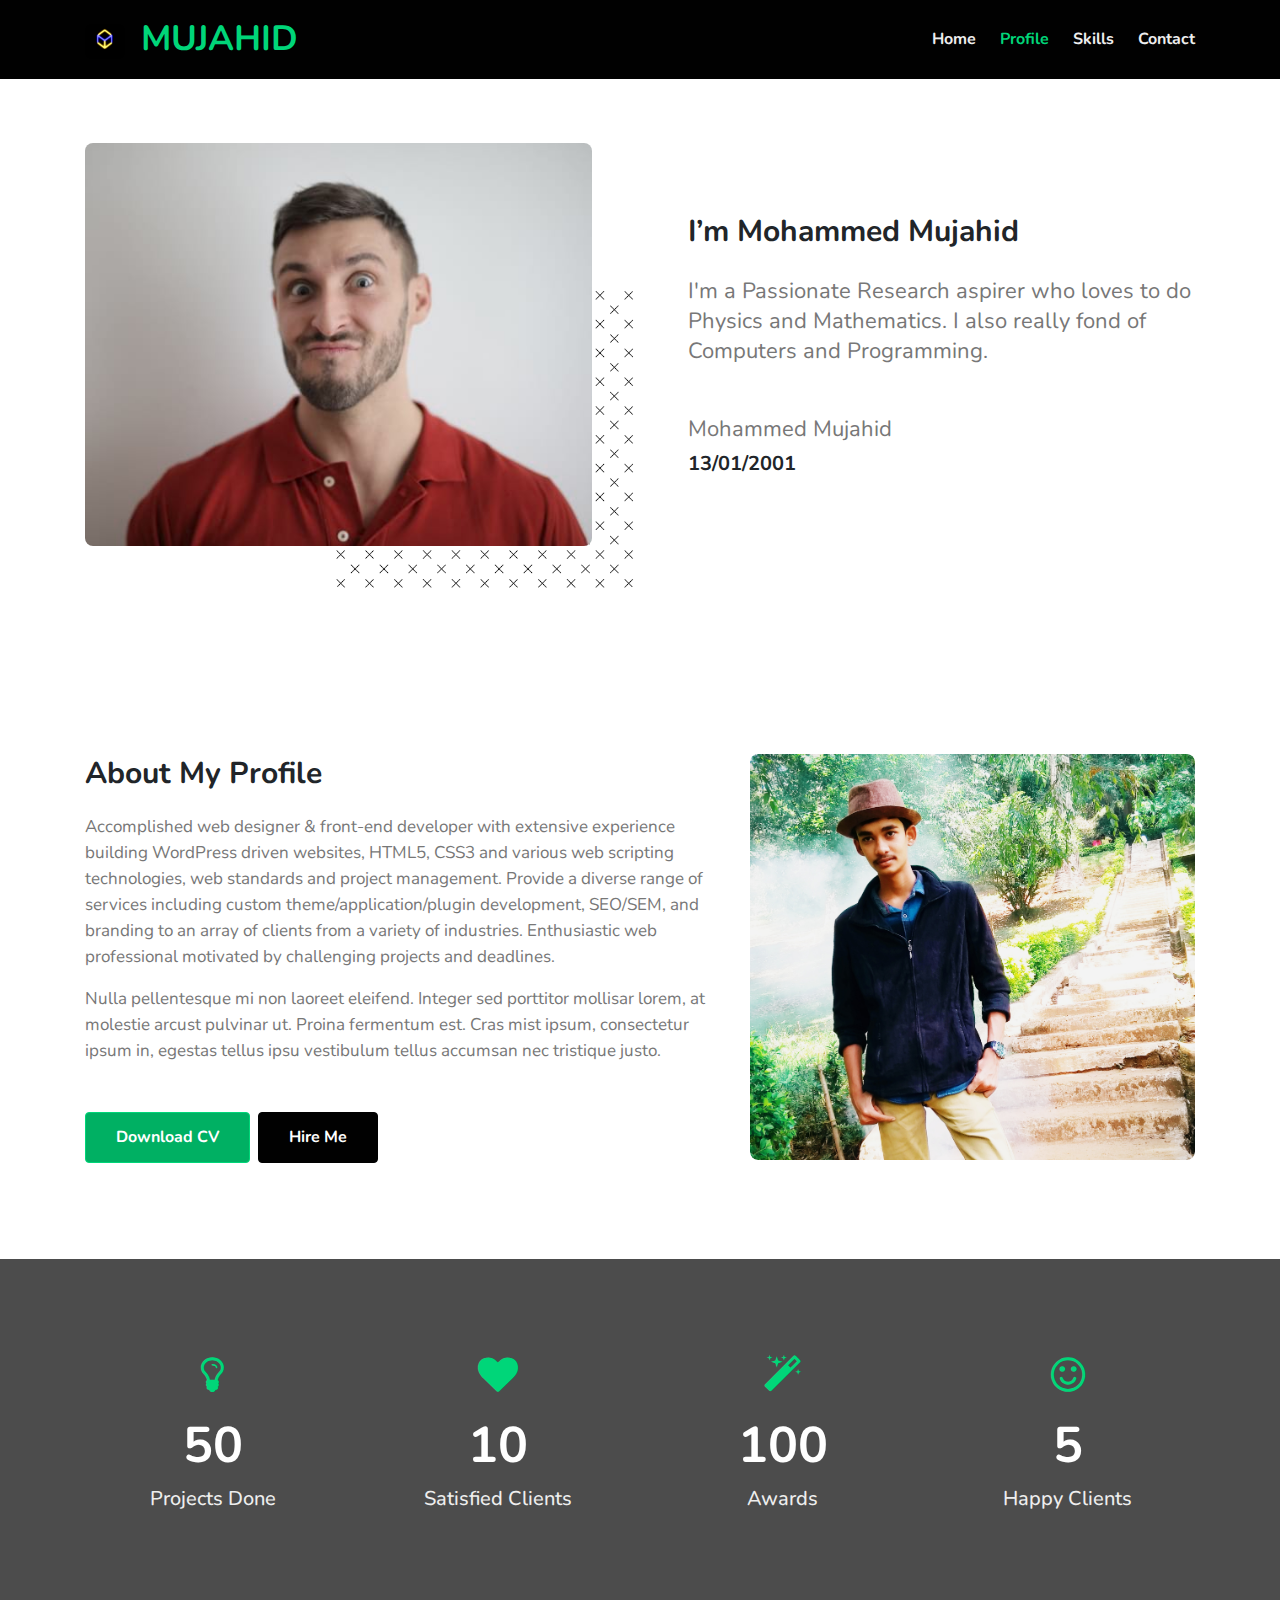
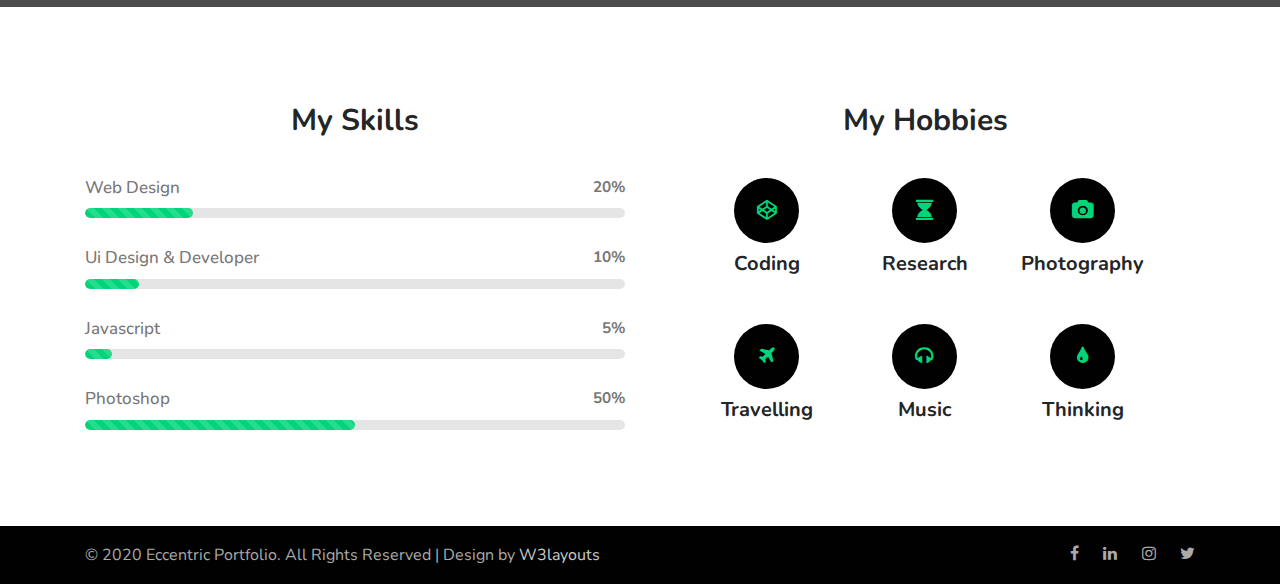
<file: about.html>
<!--
Author: W3layouts
Author URL: http://w3layouts.com
-->
<!doctype html>
<html lang="en">

<head>
  <!-- Required meta tags -->
  <meta charset="utf-8">
  <meta name="viewport" content="width=device-width, initial-scale=1, shrink-to-fit=no">

  <title>Mujahid - Profile</title>

  <!-- google fonts -->
  <link href="//fonts.googleapis.com/css?family=Nunito:400,700&display=swap" rel="stylesheet">

  <!-- Template CSS -->
  <link rel="stylesheet" href="assets/css/style-starter.css">

</head>

<body>
<!-- header -->
<header>
  <div class="w3l-header" id="home">
    <div class="container">
      <nav class="navbar navbar-expand-lg navbar-dark pl-0 pr-0">
        <!-- if logo is image enable this -->  
        <a class="navbar-brand" href="#index.html">
          <img src="assets/images/mylogo.jpg" alt="Your logo" title="Your logo" style="height:35px;" />
        </a> 
        <a class="navbar-brand m-0" href="index.html"> MUJAHID </a>
        <button class="navbar-toggler" type="button" data-toggle="collapse" data-target="#navbarNav" aria-controls="navbarNav" aria-expanded="false"
          aria-label="Toggle navigation">
          <span class="navbar-toggler-icon fa fa-bars"></span>
        </button>
        <div class="collapse navbar-collapse" id="navbarNav">
          <ul class="navbar-nav ml-auto">
            <li class="nav-item mr-lg-4">
              <a class="nav-link pl-0 pr-0" href="index.html">Home <span class="sr-only">(current)</span></a>
            </li>
            <li class="nav-item active mr-lg-4">
              <a class="nav-link pl-0 pr-0" href="about.html">Profile</a>
            </li>
            <li class="nav-item mr-lg-4">
              <a class="nav-link pl-0 pr-0" href="services.html">Skills</a>
            </li>
            <li class="nav-item">
              <a class="nav-link pl-0 pr-0" href="contact.html">Contact</a>
            </li>
          </ul>
        </div>
      </nav>
    </div>
  </div>
</header>
<!-- //header -->
<!-- about me -->
<div class="w3l-about py-5">
    <div class="container py-lg-3">
        <div class="row about-content mb-lg-5">
            <div class="col-lg-6 pr-md-5">
                <div class="image-block">
                    <img src="assets/images/me.jpg" class="img-fluid myphoto" alt="my photo" />
                    <img src="assets/images/cross.png" class="img-fluid pos" alt="dots" />
                </div>
            </div>
            <div class="col-lg-6 info pl-lg-5 mt-lg-0 mt-5 pt-lg-0 pt-3 align-center">
                <h4 class="">I’m Mohammed Mujahid</h4>
                <p class="mt-md-4 mt-3 mb-0"> I'm a Passionate Research aspirer who loves to do Physics and Mathematics.
                    I also really fond of Computers and Programming.</p>
                <!-- <img src="assets/images/signature.png" class="img-fluid signature mt-4 mb-2" width="300px" alt="my photo" /> -->
                <br></br>
                <p class="m-0 mb-2">Mohammed Mujahid</p>
                <h6>13/01/2001</h6>
            </div>
        </div>
    </div>
</div>
<!-- //about me -->
<!-- stats -->
<!-- //stats -->
<!-- about my profile -->
<section class="w3l-about-bottom py-5" id="about">
    <div class="container py-lg-5 py-md-3">
        <div class="row middle-grids">
            <div class="col-lg-7 advantage-grid-info">
                <div class="advantage_left">
                    <h4>About my profile </h4>
                    <p class="mb-3">Accomplished web designer & front-end developer with extensive experience
                        building WordPress driven websites, HTML5, CSS3 and various web scripting technologies,
                        web standards and project management. Provide a diverse range of services including custom
                        theme/application/plugin development, SEO/SEM, and branding to an array of clients from a
                        variety of industries. Enthusiastic web professional motivated by challenging projects and
                        deadlines.</p>
                    <p class="mb-0">Nulla pellentesque mi non laoreet eleifend. Integer sed porttitor mollisar
                        lorem, at molestie arcust pulvinar ut. Proina fermentum est. Cras mist ipsum, consectetur
                        ipsum in, egestas tellus ipsu vestibulum tellus accumsan nec tristique justo.
                    </p>
                    <a href="resume.html" class="btn-style btn-primary btn mt-lg-5 mt-4">Download CV</a>
                    <a href="contact.html" class="btn-style btn-secondary btn mt-lg-5 mt-4 ml-1">Hire Me</a>
                </div>
            </div>
            <div class="col-lg-5 advantage-grid-info1">
                <div class="advantage_left1 mt-lg-0 mt-5">
                    <img src="assets/images/about.jpg" class="img img-fluid" alt="">
                </div>
            </div>
        </div>
    </div>
</section>
<section class="w3l-stats py-lg-5 py-4" id="stats">
  <div class="gallery-inner container py-md-5 py-4">
      <div class="row stats-con text-white">
          <div class="col-sm-3 col-6 stats_info counter_grid">
              <span class="fa fa-lightbulb-o"></span>
              <p class="counter">50</p>
              <h4>Projects Done</h4>
          </div>
          <div class="col-sm-3 col-6 stats_info counter_grid1">
              <span class="fa fa-heart"></span>
              <p class="counter">10</p>
              <h4>Satisfied Clients</h4>
          </div>
          <div class="col-sm-3 col-6 stats_info counter_grid mt-sm-0 mt-5">
              <span class="fa fa-magic"></span>
              <p class="counter">100</p>
              <h4>Awards</h4>
          </div>
          <div class="col-sm-3 col-6 stats_info counter_grid2 mt-sm-0 mt-5">
              <span class="fa fa-smile-o"></span>
              <p class="counter">5</p>
              <h4>Happy Clients</h4>
          </div>
      </div>
  </div>
</section>

<!-- //about my profile -->
<!-- skills and hobbies -->
<div class="w3l-skills py-5" id="skills">
    <div class="container py-lg-5 py-md-3">
        <div class="modal-spa">
            <div class="row skills">
                <div class="col-lg-6 bar-grids bargrids-left">
                    <h4> My Skills </h4>
                    <h6>web design <span> 20% </span></h6>
                    <div class="progress">
                        <div class="progress-bar progress-bar-striped active editContent" style="width: 20%">
                        </div>
                    </div>
                    <h6>ui design & developer <span> 10% </span></h6>
                    <div class="progress  w3-bar-grids">
                        <div class="progress-bar progress-bar-striped active" style="width: 10%">
                        </div>
                    </div>
                    <h6>Javascript<span>5% </span></h6>
                    <div class="progress  w3-bar-grids">
                        <div class="progress-bar progress-bar-striped active" style="width: 5%">
                        </div>
                    </div>
                    <h6>Photoshop <span> 50% </span></h6>
                    <div class="progress  w3-bar-grids prgs-w3-last">
                        <div class="progress-bar progress-bar-striped active" style="width: 50%">
                        </div>
                    </div>
                </div>
                <div class="col-lg-6 bar-grids w3-bar-grids mt-lg-0 mt-5">
                    <h4> My Hobbies </h4>
                    <div class="row pl-lg-5 pr-lg-5">
                        <div class="col-4 hobbies-grid1 grid1">
                            <div class="icon-bg">
                                <span class="fa fa-codepen"></span>
                            </div>
                            <h5>Coding</h5>
                        </div>
                        <div class="col-4 hobbies-grid1 grid2">
                            <div class="icon-bg">
                                <span class="fa fa-hourglass"></span>
                            </div>
                            <h5>Research</h5>
                        </div>
                        <div class="col-4 hobbies-grid1 grid3">
                            <div class="icon-bg">
                                <span class="fa fa-camera"></span>
                            </div>
                            <h5>Photography</h5>
                        </div>
                        <div class="col-4 hobbies-grid1 grid4">
                            <div class="icon-bg">
                                <span class="fa fa-plane"></span>
                            </div>
                            <h5>Travelling</h5>
                        </div>
                        <div class="col-4 hobbies-grid1 grid5">
                            <div class="icon-bg">
                                <span class="fa fa-headphones"></span>
                            </div>
                            <h5>Music</h5>
                        </div>
                        <div class="col-4 hobbies-grid1 grid6">
                            <div class="icon-bg">
                                <span class="fa fa-tint"></span>
                            </div>
                            <h5>Thinking</h5>
                        </div>
                    </div>
                </div>
            </div>
        </div>
    </div>
</div>
<!-- //skills and hobbies -->
<!-- Footer -->
<footer>
  <section class="w3l-footers-1">
    <div class="footer py-3">
      <div class="container">
        <div class="footer-content">
          <div class="row">
            <div class="col-lg-8 footer-left">
              <p class="m-0">&copy; 2020 Eccentric Portfolio. All Rights Reserved | Design by <a href="https://w3layouts.com">W3layouts</a></p>
            </div>
            <div class="col-lg-4 footer-right text-lg-right text-center mt-lg-0 mt-3">
              <ul class="social m-0 p-0">
                <li><a href="#facebook"><span class="fa fa-facebook"></span></a></li>
                <li><a href="#linkedin"><span class="fa fa-linkedin"></span></a></li>
                <li><a href="#instagram"><span class="fa fa-instagram"></span></a></li>
                <li><a href="#twitter"><span class="fa fa-twitter"></span></a></li>
              </ul>
            </div>
          </div>
        </div>
      </div>
    </div>
  </section>
</footer>
<!-- //Footer -->

<!-- move top -->
<button onclick="topFunction()" id="movetop" class="editContent" title="Go to top">
  <span class="fa fa-angle-up"></span>
</button>
<script>
  // When the user scrolls down 20px from the top of the document, show the button
  window.onscroll = function () {
    scrollFunction()
  };

  function scrollFunction() {
    if (document.body.scrollTop > 20 || document.documentElement.scrollTop > 20) {
      document.getElementById("movetop").style.display = "block";
    } else {
      document.getElementById("movetop").style.display = "none";
    }
  }

  // When the user clicks on the button, scroll to the top of the document
  function topFunction() {
    document.body.scrollTop = 0;
    document.documentElement.scrollTop = 0;
  }
</script>
<!-- /move top -->

<!-- common jquery -->
<script src="assets/js/jquery-3.3.1.min.js"></script>
<!-- //common jquery -->

<!-- disable body scroll which navbar is in active -->
<script>
  $(function () {
    $('.navbar-toggler').click(function () {
      $('body').toggleClass('noscroll');
    })
  });
</script>
<!-- disable body scroll which navbar is in active -->


<!-- for blog carousel slider -->
<script src="assets/js/owl.carousel.js"></script>
<script>
  $(document).ready(function () {
    var owl = $('.owl-carousel');
    owl.owlCarousel({
      stagePadding: 20,
      margin: 15,
      nav: false,
      loop: false,
      responsive: {
        0: {
          items: 1
        },
        600: {
          items: 2
        },
        1000: {
          items: 3
        }
      }
    })
  })
</script>
<!-- //for blog carousel slider -->


<!-- stats number counter-->
<script src="assets/js/jquery.waypoints.min.js"></script>
<script src="assets/js/jquery.countup.js"></script>
<script>
  $('.counter').countUp();
</script>
<!-- //stats number counter -->

<!-- jQuery-Photo-filter-lightbox-portfolio-plugin -->
<script src="assets/js/jquery-1.7.2.js"></script>
<script src="assets/js/jquery.quicksand.js"></script>
<script src="assets/js/script.js"></script>
<script src="assets/js/jquery.prettyPhoto.js"></script>
<!-- //jQuery-Photo-filter-lightbox-portfolio-plugin -->

<!--  bootstrap js -->
<script src="assets/js/bootstrap.min.js"></script>
<!--  //bootstrap js -->

</body>

</html>
</file>
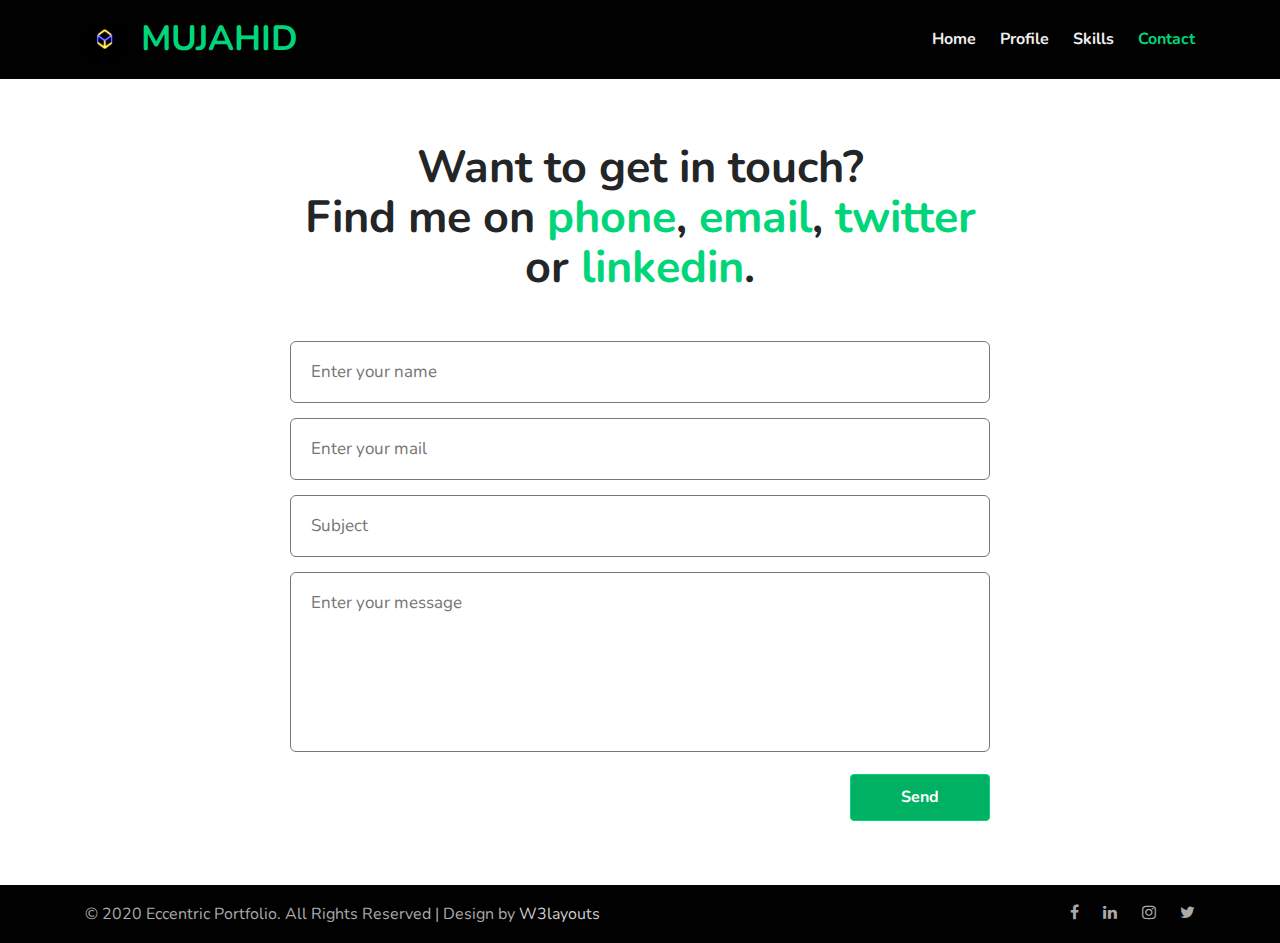
<file: contact.html>
<!--
Author: W3layouts
Author URL: http://w3layouts.com
-->
<!doctype html>
<html lang="en">

<head>
  <!-- Required meta tags -->
  <meta charset="utf-8">
  <meta name="viewport" content="width=device-width, initial-scale=1, shrink-to-fit=no">

  <title>Mujahid - Contact</title>

  <!-- google fonts -->
  <link href="//fonts.googleapis.com/css?family=Nunito:400,700&display=swap" rel="stylesheet">

  <!-- Template CSS -->
  <link rel="stylesheet" href="assets/css/style-starter.css">

</head>

<body>
<!-- header -->
<header>
  <div class="w3l-header" id="home">
    <div class="container">
      <nav class="navbar navbar-expand-lg navbar-dark pl-0 pr-0">
        <!-- if logo is image enable this   -->
        <a class="navbar-brand" href="#index.html">
          <img src="assets/images/mylogo.jpg" alt="Your logo" title="Your logo" style="height:35px;" />
        </a> 
        <a class="navbar-brand m-0" href="index.html"> MUJAHID </a>
        <button class="navbar-toggler" type="button" data-toggle="collapse" data-target="#navbarNav" aria-controls="navbarNav" aria-expanded="false"
          aria-label="Toggle navigation">
          <span class="navbar-toggler-icon fa fa-bars"></span>
        </button>
        <div class="collapse navbar-collapse" id="navbarNav">
          <ul class="navbar-nav ml-auto">
            <li class="nav-item mr-lg-4">
              <a class="nav-link pl-0 pr-0" href="index.html">Home <span class="sr-only">(current)</span></a>
            </li>
            <li class="nav-item mr-lg-4">
              <a class="nav-link pl-0 pr-0" href="about.html">Profile</a>
            </li>
            <li class="nav-item mr-lg-4">
              <a class="nav-link pl-0 pr-0" href="services.html">Skills</a>
            </li>
            <li class="nav-item active">
              <a class="nav-link pl-0 pr-0" href="contact.html">Contact</a>
            </li>
          </ul>
        </div>
      </nav>
    </div>
  </div>
</header>
<!-- //header -->
<!-- contact form -->
<section class="w3l-contacts-12 py-5" id="contact">
	<div class="container py-md-3">
		<div class="contacts12-main">
			<div class="title-section">
				<h3 class="main-title-w3 mb-md-5 mb-4">Want to get in touch? <br>Find me on
					<a href="tel:+918754295789" class="editContent">phone</a>,
					<a href="mailto:mohammedmujahid200@gmail.com" class="editContent">email</a>,
					<a href="#twitter" class="editContent">twitter</a>
					or <a href="#linkedin" class="editContent">linkedin</a>.</h3>
			</div>
			<form action="https://sendmail.w3layouts.com/submitForm" method="post" class="">
				<div class="main-input">
					<input type="text" name="w3lName" placeholder="Enter your name" class="contact-input" required="" />
					<input type="email" name="w3lSender" placeholder="Enter your mail" class="contact-input" required="" />
					<input type="email" name="w3lSubject" placeholder="Subject" class="contact-input" />
					<textarea class="contact-textarea contact-input" name="w3lMessage" placeholder="Enter your message" required=""></textarea>
				</div>
				<div class="text-right">
					<button class="btn-primary btn btn-style">Send</button>
				</div>
			</form>
		</div>
	</div>
</section>
<!-- //contact form -->
<!-- Footer -->
<footer>
  <section class="w3l-footers-1">
    <div class="footer py-3">
      <div class="container">
        <div class="footer-content">
          <div class="row">
            <div class="col-lg-8 footer-left">
              <p class="m-0">&copy; 2020 Eccentric Portfolio. All Rights Reserved | Design by <a href="https://w3layouts.com">W3layouts</a></p>
            </div>
            <div class="col-lg-4 footer-right text-lg-right text-center mt-lg-0 mt-3">
              <ul class="social m-0 p-0">
                <li><a href="#facebook"><span class="fa fa-facebook"></span></a></li>
                <li><a href="#linkedin"><span class="fa fa-linkedin"></span></a></li>
                <li><a href="#instagram"><span class="fa fa-instagram"></span></a></li>
                <li><a href="#twitter"><span class="fa fa-twitter"></span></a></li>
              </ul>
            </div>
          </div>
        </div>
      </div>
    </div>
  </section>
</footer>
<!-- //Footer -->

<!-- move top -->
<button onclick="topFunction()" id="movetop" class="editContent" title="Go to top">
  <span class="fa fa-angle-up"></span>
</button>
<script>
  // When the user scrolls down 20px from the top of the document, show the button
  window.onscroll = function () {
    scrollFunction()
  };

  function scrollFunction() {
    if (document.body.scrollTop > 20 || document.documentElement.scrollTop > 20) {
      document.getElementById("movetop").style.display = "block";
    } else {
      document.getElementById("movetop").style.display = "none";
    }
  }

  // When the user clicks on the button, scroll to the top of the document
  function topFunction() {
    document.body.scrollTop = 0;
    document.documentElement.scrollTop = 0;
  }
</script>
<!-- /move top -->

<!-- common jquery -->
<script src="assets/js/jquery-3.3.1.min.js"></script>
<!-- //common jquery -->

<!-- disable body scroll which navbar is in active -->
<script>
  $(function () {
    $('.navbar-toggler').click(function () {
      $('body').toggleClass('noscroll');
    })
  });
</script>
<!-- disable body scroll which navbar is in active -->


<!-- for blog carousel slider -->
<script src="assets/js/owl.carousel.js"></script>
<script>
  $(document).ready(function () {
    var owl = $('.owl-carousel');
    owl.owlCarousel({
      stagePadding: 20,
      margin: 15,
      nav: false,
      loop: false,
      responsive: {
        0: {
          items: 1
        },
        600: {
          items: 2
        },
        1000: {
          items: 3
        }
      }
    })
  })
</script>
<!-- //for blog carousel slider -->


<!-- stats number counter-->
<script src="assets/js/jquery.waypoints.min.js"></script>
<script src="assets/js/jquery.countup.js"></script>
<script>
  $('.counter').countUp();
</script>
<!-- //stats number counter -->

<!-- jQuery-Photo-filter-lightbox-portfolio-plugin -->
<script src="assets/js/jquery-1.7.2.js"></script>
<script src="assets/js/jquery.quicksand.js"></script>
<script src="assets/js/script.js"></script>
<script src="assets/js/jquery.prettyPhoto.js"></script>
<!-- //jQuery-Photo-filter-lightbox-portfolio-plugin -->

<!--  bootstrap js -->
<script src="assets/js/bootstrap.min.js"></script>
<!--  //bootstrap js -->

</body>

</html>
</file>
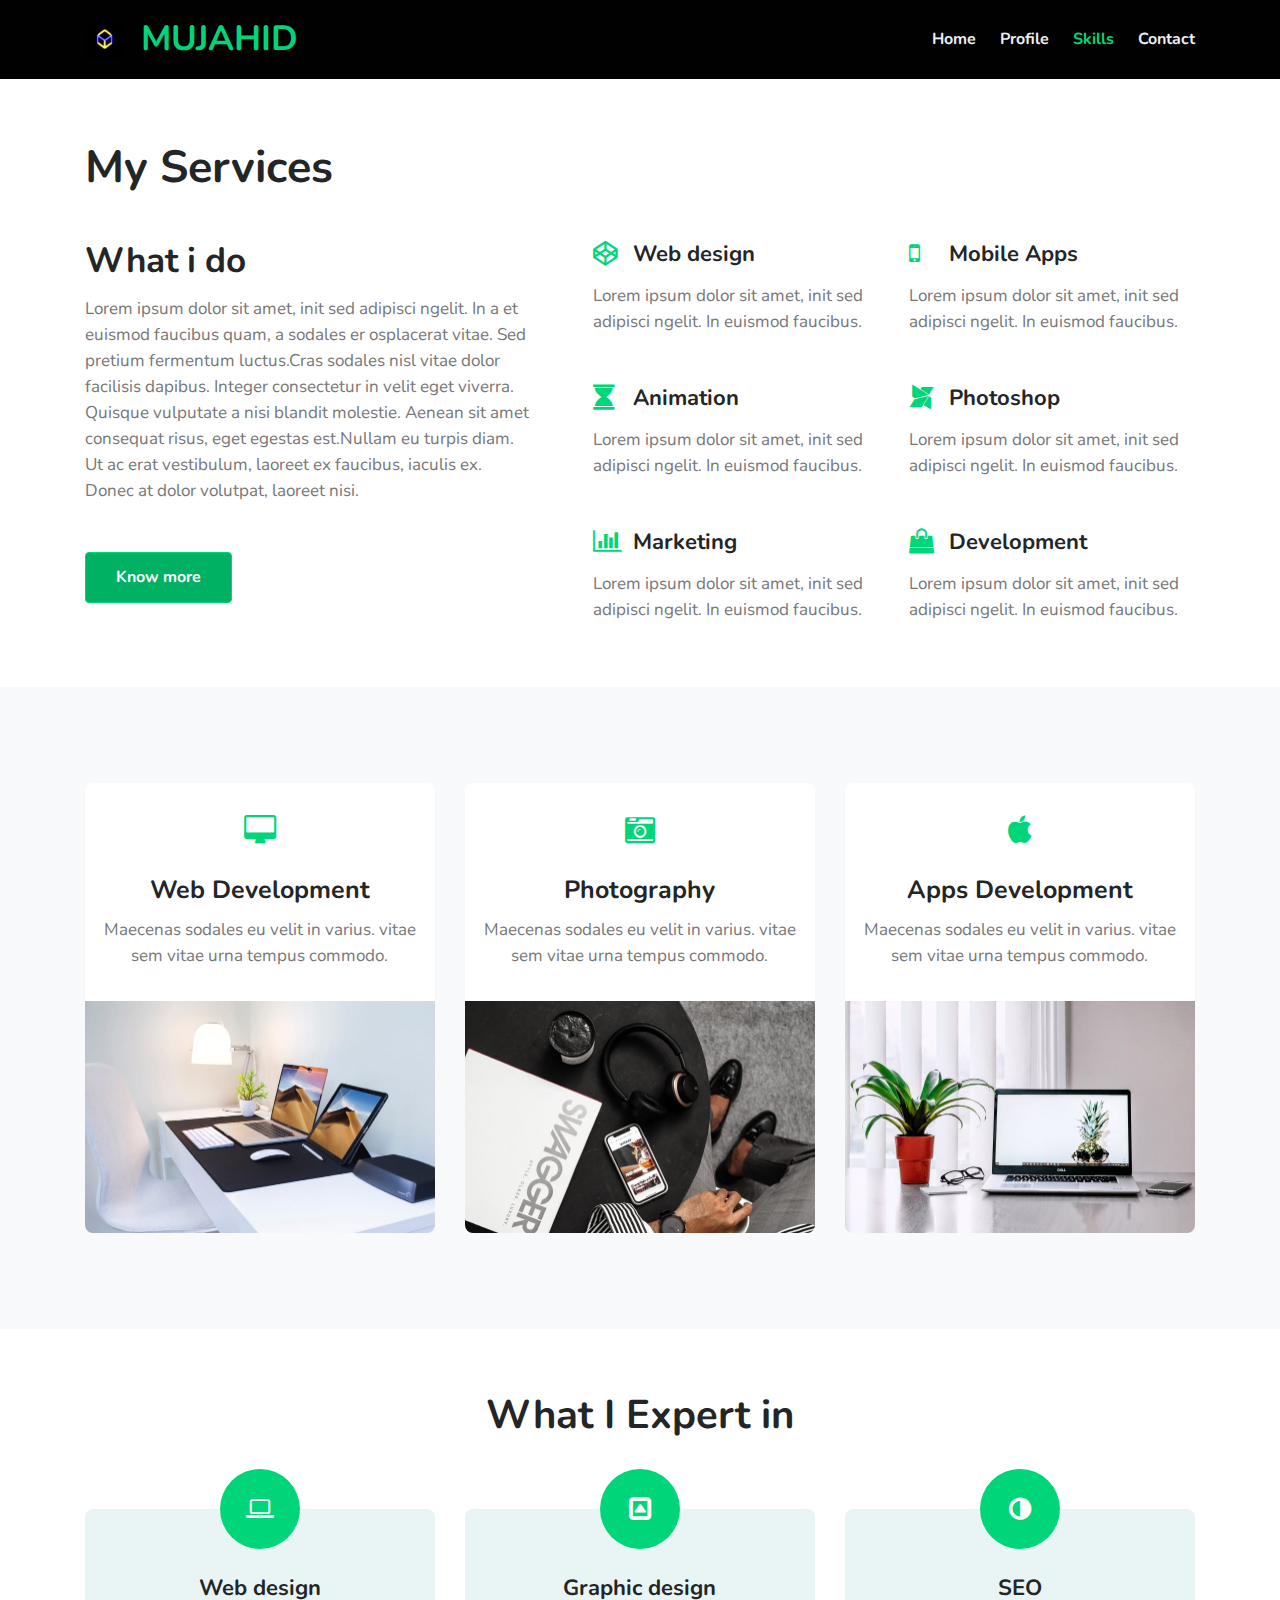
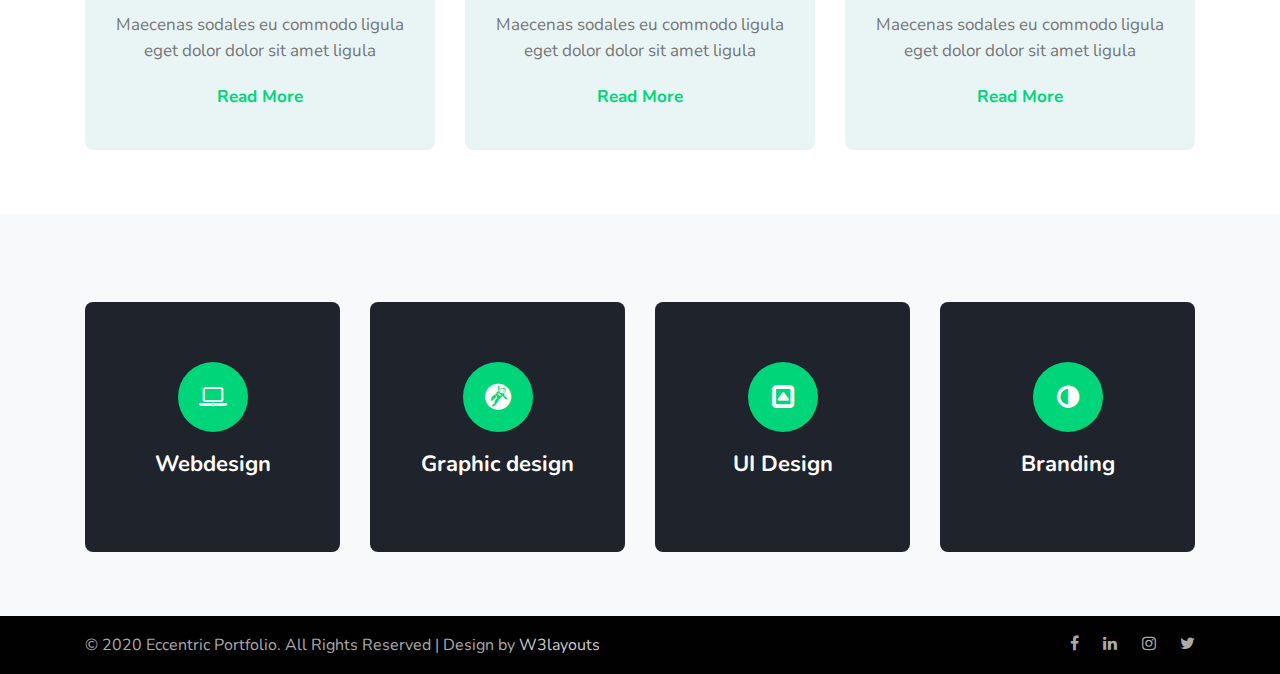
<file: services.html>
<!--
Author: W3layouts
Author URL: http://w3layouts.com
-->
<!doctype html>
<html lang="en">

<head>
  <!-- Required meta tags -->
  <meta charset="utf-8">
  <meta name="viewport" content="width=device-width, initial-scale=1, shrink-to-fit=no">

  <title>Mujahid - Skills</title>

  <!-- google fonts -->
  <link href="//fonts.googleapis.com/css?family=Nunito:400,700&display=swap" rel="stylesheet">

  <!-- Template CSS -->
  <link rel="stylesheet" href="assets/css/style-starter.css">

</head>

<body>
<!-- header -->
<header>
  <div class="w3l-header" id="home">
    <div class="container">
      <nav class="navbar navbar-expand-lg navbar-dark pl-0 pr-0">
        <!-- if logo is image enable this  --> 
        <a class="navbar-brand" href="#index.html">
          <img src="assets/images/mylogo.jpg" alt="Your logo" title="Your logo" style="height:35px;" />
        </a> 
        <a class="navbar-brand m-0" href="index.html"> MUJAHID </a>
        <button class="navbar-toggler" type="button" data-toggle="collapse" data-target="#navbarNav" aria-controls="navbarNav" aria-expanded="false"
          aria-label="Toggle navigation">
          <span class="navbar-toggler-icon fa fa-bars"></span>
        </button>
        <div class="collapse navbar-collapse" id="navbarNav">
          <ul class="navbar-nav ml-auto">
            <li class="nav-item mr-lg-4">
              <a class="nav-link pl-0 pr-0" href="index.html">Home <span class="sr-only">(current)</span></a>
            </li>
            <li class="nav-item mr-lg-4">
              <a class="nav-link pl-0 pr-0" href="about.html">Profile</a>
            </li>
            <li class="nav-item active mr-lg-4">
              <a class="nav-link pl-0 pr-0" href="services.html">Skills</a>
            </li>
            <li class="nav-item">
              <a class="nav-link pl-0 pr-0" href="contact.html">Contact</a>
            </li>
          </ul>
        </div>
      </nav>
    </div>
  </div>
</header>
<!-- //header -->
<!-- services block1 -->
<div class="w3-services py-5" id="services">
    <div class="container py-lg-3">
        <div class="title-section">
            <h3 class="main-title-w3">My Services</h3>
            <div class="title-line">
            </div>
        </div>
        <div class="row w3-services-grids mt-lg-5 mt-4">
            <div class="col-lg-5 w3-services-left-grid">
                <h4>What i do</h4>
                <p>Lorem ipsum dolor sit amet, init sed adipisci ngelit. In a et euismod faucibus quam, a sodales er
                    osplacerat vitae. Sed pretium fermentum luctus.Cras sodales nisl vitae dolor facilisis dapibus.
                    Integer consectetur in velit eget viverra. Quisque vulputate a nisi blandit molestie. Aenean sit
                    amet consequat risus, eget egestas est.Nullam eu turpis diam. Ut ac erat vestibulum, laoreet ex
                    faucibus, iaculis ex. Donec at dolor volutpat, laoreet nisi. </p>
                <div class="more">
                    <a href="#more" class="btn-primary btn btn-style mt-lg-5 mt-4">Know more</a>
                </div>
            </div>
            <div class="col-lg-7 w3-services-right-grid mt-lg-0 mt-5 pl-lg-5">
                <div class="row w3-icon-grid-gap1">
                    <div class="col-md-6 col-sm-6 w3-icon-grid1">
                        <a href="#link">
                            <span class="fa fa-codepen editContent" aria-hidden="true"></span>
                            <h3>Web design</h3>
                            <div class="clearfix"></div>
                        </a>
                        <p>Lorem ipsum dolor sit amet, init sed adipisci ngelit. In euismod faucibus.</p>
                    </div>
                    <div class="col-md-6 col-sm-6 w3-icon-grid1">
                        <a href="#link">
                            <span class="fa fa-mobile editContent" aria-hidden="true"></span>
                            <h3>Mobile Apps</h3>
                            <div class="clearfix"></div>
                        </a>
                        <p>Lorem ipsum dolor sit amet, init sed adipisci ngelit. In euismod faucibus.</p>
                    </div>
                    <div class="col-md-6 col-sm-6 w3-icon-grid1">
                        <a href="#link">
                            <span class="fa fa-hourglass editContent" aria-hidden="true"></span>
                            <h3>Animation</h3>
                            <div class="clearfix"></div>
                        </a>
                        <p>Lorem ipsum dolor sit amet, init sed adipisci ngelit. In euismod faucibus.</p>
                    </div>
                    <div class="col-md-6 col-sm-6 w3-icon-grid1">
                        <a href="#link">
                            <span class="fa fa-modx editContent" aria-hidden="true"></span>
                            <h3>Photoshop</h3>
                            <div class="clearfix"></div>
                        </a>
                        <p>Lorem ipsum dolor sit amet, init sed adipisci ngelit. In euismod faucibus.</p>
                    </div>
                    <div class="col-md-6 col-sm-6 w3-icon-grid1">
                        <a href="#link">
                            <span class="fa fa-bar-chart editContent" aria-hidden="true"></span>
                            <h3>Marketing</h3>
                            <div class="clearfix"></div>
                        </a>
                        <p>Lorem ipsum dolor sit amet, init sed adipisci ngelit. In euismod faucibus.</p>
                    </div>
                    <div class="col-md-6 col-sm-6 w3-icon-grid1">
                        <a href="#link">
                            <span class="fa fa-shopping-bag editContent" aria-hidden="true"></span>
                            <h3>Development</h3>
                            <div class="clearfix"></div>
                        </a>
                        <p>Lorem ipsum dolor sit amet, init sed adipisci ngelit. In euismod faucibus.</p>
                    </div>
                </div>
            </div>
        </div>
    </div>
</div>
<!-- //services block1 -->

<!-- services block 2 -->
<div class="w3l-services-block py-5" id="classes">
    <div class="container py-lg-5 py-md-3">
        <div class="services-block_grids_bottom">
            <div class="row">
                <div class="col-lg-4 col-md-6 service_grid_btm_left">
                    <div class="service_grid_btm_left1">
                        <div class="service_grid_btm_left2">
                            <span class="fa fa-desktop editContent" aria-hidden="true"></span>
                            <h5>web development</h5>
                            <p>Maecenas sodales eu velit in varius. vitae sem vitae urna tempus commodo.</p>
                        </div>
                        <img src="assets/images/1.jpg" alt=" " class="img-fluid" />
                    </div>
                </div>
                <div class="col-lg-4 col-md-6 service_grid_btm_left mt-md-0 mt-sm-5 mt-4">
                    <div class="service_grid_btm_left1">
                        <div class="service_grid_btm_left2">
                            <span class="fa fa-camera-retro editContent" aria-hidden="true"></span>
                            <h5>Photography</h5>
                            <p>Maecenas sodales eu velit in varius. vitae sem vitae urna tempus commodo.</p>
                        </div>
                        <img src="assets/images/2.jpg" alt=" " class="img-fluid" />
                    </div>
                </div>
                <div class="col-lg-4 col-md-6 service_grid_btm_left mt-lg-0 mt-sm-5 mt-4">
                    <div class="service_grid_btm_left1">
                        <div class="service_grid_btm_left2">
                            <span class="fa fa-apple editContent" aria-hidden="true"></span>
                            <h5>Apps development</h5>
                            <p>Maecenas sodales eu velit in varius. vitae sem vitae urna tempus commodo.</p>
                        </div>
                        <img src="assets/images/3.jpg" alt=" " class="img-fluid" />
                    </div>
                </div>
            </div>
        </div>
    </div>
</div>
<!-- // services block2 -->

<!-- services block3 -->
<div class="w3l-open-block-services py-5">
    <div class="container py-lg-3">
        <h3 class="head-title">What I Expert in</h3>
        <div class="row mt-5 pt-3">
            <div class="col-lg-4 col-md-6">
                <div class="card text-center">
                    <div class="icon-holder">
                        <span class="fa fa-laptop service-icon" aria-hidden="true"></span>
                    </div>
                    <h4 class="mission">Web design</h4>
                    <div class="open-description">
                        <p>Maecenas sodales eu commodo ligula eget dolor dolor sit amet ligula</p>
                        <a href="#read" class="editContent">Read More</a>
                    </div>
                </div>
            </div>
            <div class="col-lg-4 col-md-6 mt-md-0 mt-5 pt-md-0 pt-3">
                <div class="card text-center">
                    <div class="icon-holder">
                        <span class="fa fa-caret-square-o-up service-icon" aria-hidden="true"></span>
                    </div>
                    <h4 class="mission">Graphic design</h4>
                    <div class="open-description">
                        <p>Maecenas sodales eu commodo ligula eget dolor dolor sit amet ligula</p>
                        <a href="#read" class="editContent">Read More</a>
                    </div>
                </div>
            </div>
            <div class="col-lg-4 col-md-6 mt-lg-0 mt-5 pt-lg-0 pt-3">
                <div class="card text-center">
                    <div class="icon-holder">
                        <span class="fa fa-adjust service-icon" aria-hidden="true"></span>
                    </div>
                    <h4 class="mission">SEO</h4>
                    <div class="open-description">
                        <p>Maecenas sodales eu commodo ligula eget dolor dolor sit amet ligula</p>
                        <a href="#read" class="editContent">Read More</a>
                    </div>
                </div>
            </div>
        </div>
    </div>
</div>
<!-- //services block3 -->

<!-- services block4 -->
<div class="w3l-services py-5">
    <div class="container principles-grids principles-grids1 py-lg-3">
        <div class="scrollbar -services-scroll">
            <div class="row abt-btm pt-4">
                <div class="col-lg-3 col-sm-6 bottom-gds">
                    <div class="elite-services1">
                        <div class="bott-img">
                            <div class="icon-holder editContent">
                                <span class="fa fa-laptop service-icon" aria-hidden="true"></span>
                            </div>
                            <h4 class="mission">Webdesign</h4>
                            <div class="description">
                                <p>Enean eget dolor dolor sit amet commodo ligula</p>
                                <a href="#read" class="editContent">Read More</a>
                            </div>
                        </div>
                    </div>
                </div>
                <div class="col-lg-3 col-sm-6 bottom-gds mt-md-0 mt-5">
                    <div class="elite-services2">
                        <div class="bott-img">
                            <div class="icon-holder editContent">
                                <span class="fa fa-grav service-icon aria-hidden=" true"></span>
                            </div>
                            <h4 class="mission">Graphic design</h4>
                            <div class="description">
                                <p>Commodo ligula eget dolor dolor sit amet ligula</p>
                                <a href="#read" class="editContent">Read More</a>
                            </div>
                        </div>
                    </div>
                </div>
                <div class="col-lg-3 col-sm-6 bottom-gds mt-lg-0 mt-5">
                    <div class="elite-services3">
                        <div class="bott-img">
                            <div class="icon-holder editContent">
                                <span class="fa fa-caret-square-o-up service-icon" aria-hidden="true"></span>
                            </div>
                            <h4 class="mission">UI Design</h4>
                            <div class="description">
                                <p>Enean eget dolor dolor sit amet commodo ligula</p>
                                <a href="#read" class="editContent">Read More</a>
                            </div>
                        </div>
                    </div>
                </div>
                <div class="col-lg-3 col-sm-6 bottom-gds mt-lg-0 mt-5">
                    <div class="elite-services4">
                        <div class="bott-img">
                            <div class="icon-holder editContent">
                                <span class="fa fa-adjust service-icon" aria-hidden="true"></span>
                            </div>
                            <h4 class="mission">Branding</h4>
                            <div class="description">
                                <p>Commodo ligula eget dolor dolor sit amet ligula</p>
                                <a href="#read" class="editContent">Read More</a>
                            </div>
                        </div>
                    </div>
                </div>
            </div>
        </div>
    </div>
</div>
<!-- //services block4 -->

<!-- Footer -->
<footer>
  <section class="w3l-footers-1">
    <div class="footer py-3">
      <div class="container">
        <div class="footer-content">
          <div class="row">
            <div class="col-lg-8 footer-left">
              <p class="m-0">&copy; 2020 Eccentric Portfolio. All Rights Reserved | Design by <a href="https://w3layouts.com">W3layouts</a></p>
            </div>
            <div class="col-lg-4 footer-right text-lg-right text-center mt-lg-0 mt-3">
              <ul class="social m-0 p-0">
                <li><a href="#facebook"><span class="fa fa-facebook"></span></a></li>
                <li><a href="#linkedin"><span class="fa fa-linkedin"></span></a></li>
                <li><a href="#instagram"><span class="fa fa-instagram"></span></a></li>
                <li><a href="#twitter"><span class="fa fa-twitter"></span></a></li>
              </ul>
            </div>
          </div>
        </div>
      </div>
    </div>
  </section>
</footer>
<!-- //Footer -->

<!-- move top -->
<button onclick="topFunction()" id="movetop" class="editContent" title="Go to top">
  <span class="fa fa-angle-up"></span>
</button>
<script>
  // When the user scrolls down 20px from the top of the document, show the button
  window.onscroll = function () {
    scrollFunction()
  };

  function scrollFunction() {
    if (document.body.scrollTop > 20 || document.documentElement.scrollTop > 20) {
      document.getElementById("movetop").style.display = "block";
    } else {
      document.getElementById("movetop").style.display = "none";
    }
  }

  // When the user clicks on the button, scroll to the top of the document
  function topFunction() {
    document.body.scrollTop = 0;
    document.documentElement.scrollTop = 0;
  }
</script>
<!-- /move top -->

<!-- common jquery -->
<script src="assets/js/jquery-3.3.1.min.js"></script>
<!-- //common jquery -->

<!-- disable body scroll which navbar is in active -->
<script>
  $(function () {
    $('.navbar-toggler').click(function () {
      $('body').toggleClass('noscroll');
    })
  });
</script>
<!-- disable body scroll which navbar is in active -->


<!-- for blog carousel slider -->
<script src="assets/js/owl.carousel.js"></script>
<script>
  $(document).ready(function () {
    var owl = $('.owl-carousel');
    owl.owlCarousel({
      stagePadding: 20,
      margin: 15,
      nav: false,
      loop: false,
      responsive: {
        0: {
          items: 1
        },
        600: {
          items: 2
        },
        1000: {
          items: 3
        }
      }
    })
  })
</script>
<!-- //for blog carousel slider -->


<!-- stats number counter-->
<script src="assets/js/jquery.waypoints.min.js"></script>
<script src="assets/js/jquery.countup.js"></script>
<script>
  $('.counter').countUp();
</script>
<!-- //stats number counter -->

<!-- jQuery-Photo-filter-lightbox-portfolio-plugin -->
<script src="assets/js/jquery-1.7.2.js"></script>
<script src="assets/js/jquery.quicksand.js"></script>
<script src="assets/js/script.js"></script>
<script src="assets/js/jquery.prettyPhoto.js"></script>
<!-- //jQuery-Photo-filter-lightbox-portfolio-plugin -->

<!--  bootstrap js -->
<script src="assets/js/bootstrap.min.js"></script>
<!--  //bootstrap js -->

</body>

</html>
</file>
<file: assets/css/style-starter.css>
/*--
Author: W3layouts
Author URL: http://w3layouts.com
--*/@charset "UTF-8";
/*!
 * Bootstrap v4.4.1 (https://getbootstrap.com/)
 * Copyright 2011-2019 The Bootstrap Authors
 * Copyright 2011-2019 Twitter, Inc.
 * Licensed under MIT (https://github.com/twbs/bootstrap/blob/master/LICENSE)
 */
:root {
  --blue: #007bff;
  --indigo: #6610f2;
  --purple: #6f42c1;
  --pink: #e83e8c;
  --red: #dc3545;
  --orange: #fd7e14;
  --yellow: #ffc107;
  --green: #28a745;
  --teal: #20c997;
  --cyan: #17a2b8;
  --white: #fff;
  --gray: #6c757d;
  --gray-dark: #343a40;
  --primary: #00d679;
  --secondary: #010101;
  --success: #28a745;
  --info: #17a2b8;
  --warning: #ffc107;
  --danger: #dc3545;
  --light: #f8f9fa;
  --dark: #343a40;
  --breakpoint-xs: 0;
  --breakpoint-sm: 576px;
  --breakpoint-md: 768px;
  --breakpoint-lg: 992px;
  --breakpoint-xl: 1200px;
  --font-family-sans-serif: -apple-system, BlinkMacSystemFont, "Segoe UI", Roboto, "Helvetica Neue", Arial, "Noto Sans", sans-serif, "Apple Color Emoji", "Segoe UI Emoji", "Segoe UI Symbol", "Noto Color Emoji";
  --font-family-monospace: SFMono-Regular, Menlo, Monaco, Consolas, "Liberation Mono", "Courier New", monospace; }

*,
*::before,
*::after {
  box-sizing: border-box; }

html {
  font-family: sans-serif;
  line-height: 1.15;
  -webkit-text-size-adjust: 100%;
  -webkit-tap-highlight-color: rgba(0, 0, 0, 0); }

article, aside, figcaption, figure, footer, header, hgroup, main, nav, section {
  display: block; }

body {
  margin: 0;
  font-family: -apple-system, BlinkMacSystemFont, "Segoe UI", Roboto, "Helvetica Neue", Arial, "Noto Sans", sans-serif, "Apple Color Emoji", "Segoe UI Emoji", "Segoe UI Symbol", "Noto Color Emoji";
  font-size: 1rem;
  font-weight: 400;
  line-height: 1.5;
  color: #212529;
  text-align: left;
  background-color: #fff; }

[tabindex="-1"]:focus:not(:focus-visible) {
  outline: 0 !important; }

hr {
  box-sizing: content-box;
  height: 0;
  overflow: visible; }

h1, h2, h3, h4, h5, h6 {
  margin-top: 0;
  margin-bottom: 0.5rem; }

p {
  margin-top: 0;
  margin-bottom: 1rem; }

abbr[title],
abbr[data-original-title] {
  text-decoration: underline;
  -webkit-text-decoration: underline dotted;
          text-decoration: underline dotted;
  cursor: help;
  border-bottom: 0;
  -webkit-text-decoration-skip-ink: none;
          text-decoration-skip-ink: none; }

address {
  margin-bottom: 1rem;
  font-style: normal;
  line-height: inherit; }

ol,
ul,
dl {
  margin-top: 0;
  margin-bottom: 1rem; }

ol ol,
ul ul,
ol ul,
ul ol {
  margin-bottom: 0; }

dt {
  font-weight: 700; }

dd {
  margin-bottom: .5rem;
  margin-left: 0; }

blockquote {
  margin: 0 0 1rem; }

b,
strong {
  font-weight: bolder; }

small {
  font-size: 80%; }

sub,
sup {
  position: relative;
  font-size: 75%;
  line-height: 0;
  vertical-align: baseline; }

sub {
  bottom: -.25em; }

sup {
  top: -.5em; }

a {
  color: #00d679;
  text-decoration: none;
  background-color: transparent; }
  a:hover {
    color: #008a4e;
    text-decoration: underline; }

a:not([href]) {
  color: inherit;
  text-decoration: none; }
  a:not([href]):hover {
    color: inherit;
    text-decoration: none; }

pre,
code,
kbd,
samp {
  font-family: SFMono-Regular, Menlo, Monaco, Consolas, "Liberation Mono", "Courier New", monospace;
  font-size: 1em; }

pre {
  margin-top: 0;
  margin-bottom: 1rem;
  overflow: auto; }

figure {
  margin: 0 0 1rem; }

img {
  vertical-align: middle;
  border-style: none; }

svg {
  overflow: hidden;
  vertical-align: middle; }

table {
  border-collapse: collapse; }

caption {
  padding-top: 0.75rem;
  padding-bottom: 0.75rem;
  color: #6c757d;
  text-align: left;
  caption-side: bottom; }

th {
  text-align: inherit; }

label {
  display: inline-block;
  margin-bottom: 0.5rem; }

button {
  border-radius: 0; }

button:focus {
  outline: 1px dotted;
  outline: 5px auto -webkit-focus-ring-color; }

input,
button,
select,
optgroup,
textarea {
  margin: 0;
  font-family: inherit;
  font-size: inherit;
  line-height: inherit; }

button,
input {
  overflow: visible; }

button,
select {
  text-transform: none; }

select {
  word-wrap: normal; }

button,
[type="button"],
[type="reset"],
[type="submit"] {
  -webkit-appearance: button; }

button:not(:disabled),
[type="button"]:not(:disabled),
[type="reset"]:not(:disabled),
[type="submit"]:not(:disabled) {
  cursor: pointer; }

button::-moz-focus-inner,
[type="button"]::-moz-focus-inner,
[type="reset"]::-moz-focus-inner,
[type="submit"]::-moz-focus-inner {
  padding: 0;
  border-style: none; }

input[type="radio"],
input[type="checkbox"] {
  box-sizing: border-box;
  padding: 0; }

input[type="date"],
input[type="time"],
input[type="datetime-local"],
input[type="month"] {
  -webkit-appearance: listbox; }

textarea {
  overflow: auto;
  resize: vertical; }

fieldset {
  min-width: 0;
  padding: 0;
  margin: 0;
  border: 0; }

legend {
  display: block;
  width: 100%;
  max-width: 100%;
  padding: 0;
  margin-bottom: .5rem;
  font-size: 1.5rem;
  line-height: inherit;
  color: inherit;
  white-space: normal; }
  @media (max-width: 1200px) {
    legend {
      font-size: calc(1.275rem + 0.3vw) ; } }

progress {
  vertical-align: baseline; }

[type="number"]::-webkit-inner-spin-button,
[type="number"]::-webkit-outer-spin-button {
  height: auto; }

[type="search"] {
  outline-offset: -2px;
  -webkit-appearance: none; }

[type="search"]::-webkit-search-decoration {
  -webkit-appearance: none; }

::-webkit-file-upload-button {
  font: inherit;
  -webkit-appearance: button; }

output {
  display: inline-block; }

summary {
  display: list-item;
  cursor: pointer; }

template {
  display: none; }

[hidden] {
  display: none !important; }

h1, h2, h3, h4, h5, h6,
.h1, .h2, .h3, .h4, .h5, .h6 {
  margin-bottom: 0.5rem;
  font-weight: 500;
  line-height: 1.2; }

h1, .h1 {
  font-size: 2.5rem; }
  @media (max-width: 1200px) {
    h1, .h1 {
      font-size: calc(1.375rem + 1.5vw) ; } }

h2, .h2 {
  font-size: 2rem; }
  @media (max-width: 1200px) {
    h2, .h2 {
      font-size: calc(1.325rem + 0.9vw) ; } }

h3, .h3 {
  font-size: 1.75rem; }
  @media (max-width: 1200px) {
    h3, .h3 {
      font-size: calc(1.3rem + 0.6vw) ; } }

h4, .h4 {
  font-size: 1.5rem; }
  @media (max-width: 1200px) {
    h4, .h4 {
      font-size: calc(1.275rem + 0.3vw) ; } }

h5, .h5 {
  font-size: 1.25rem; }

h6, .h6 {
  font-size: 1rem; }

.lead {
  font-size: 1.25rem;
  font-weight: 300; }

.display-1 {
  font-size: 6rem;
  font-weight: 300;
  line-height: 1.2; }
  @media (max-width: 1200px) {
    .display-1 {
      font-size: calc(1.725rem + 5.7vw) ; } }

.display-2 {
  font-size: 5.5rem;
  font-weight: 300;
  line-height: 1.2; }
  @media (max-width: 1200px) {
    .display-2 {
      font-size: calc(1.675rem + 5.1vw) ; } }

.display-3 {
  font-size: 4.5rem;
  font-weight: 300;
  line-height: 1.2; }
  @media (max-width: 1200px) {
    .display-3 {
      font-size: calc(1.575rem + 3.9vw) ; } }

.display-4 {
  font-size: 3.5rem;
  font-weight: 300;
  line-height: 1.2; }
  @media (max-width: 1200px) {
    .display-4 {
      font-size: calc(1.475rem + 2.7vw) ; } }

hr {
  margin-top: 1rem;
  margin-bottom: 1rem;
  border: 0;
  border-top: 1px solid rgba(0, 0, 0, 0.1); }

small,
.small {
  font-size: 80%;
  font-weight: 400; }

mark,
.mark {
  padding: 0.2em;
  background-color: #fcf8e3; }

.list-unstyled {
  padding-left: 0;
  list-style: none; }

.list-inline {
  padding-left: 0;
  list-style: none; }

.list-inline-item {
  display: inline-block; }
  .list-inline-item:not(:last-child) {
    margin-right: 0.5rem; }

.initialism {
  font-size: 90%;
  text-transform: uppercase; }

.blockquote {
  margin-bottom: 1rem;
  font-size: 1.25rem; }

.blockquote-footer {
  display: block;
  font-size: 80%;
  color: #6c757d; }
  .blockquote-footer::before {
    content: "\2014\00A0"; }

.img-fluid {
  max-width: 100%;
  height: auto; }

.img-thumbnail {
  padding: 0.25rem;
  background-color: #fff;
  border: 1px solid #dee2e6;
  border-radius: 0.25rem;
  max-width: 100%;
  height: auto; }

.figure {
  display: inline-block; }

.figure-img {
  margin-bottom: 0.5rem;
  line-height: 1; }

.figure-caption {
  font-size: 90%;
  color: #6c757d; }

code {
  font-size: 87.5%;
  color: #e83e8c;
  word-wrap: break-word; }
  a > code {
    color: inherit; }

kbd {
  padding: 0.2rem 0.4rem;
  font-size: 87.5%;
  color: #fff;
  background-color: #212529;
  border-radius: 0.2rem; }
  kbd kbd {
    padding: 0;
    font-size: 100%;
    font-weight: 700; }

pre {
  display: block;
  font-size: 87.5%;
  color: #212529; }
  pre code {
    font-size: inherit;
    color: inherit;
    word-break: normal; }

.pre-scrollable {
  max-height: 340px;
  overflow-y: scroll; }

.container {
  width: 100%;
  padding-right: 15px;
  padding-left: 15px;
  margin-right: auto;
  margin-left: auto; }
  @media (min-width: 576px) {
    .container {
      max-width: 540px; } }
  @media (min-width: 768px) {
    .container {
      max-width: 720px; } }
  @media (min-width: 992px) {
    .container {
      max-width: 960px; } }
  @media (min-width: 1200px) {
    .container {
      max-width: 1140px; } }

.container-fluid, .container-sm, .container-md, .container-lg, .container-xl {
  width: 100%;
  padding-right: 15px;
  padding-left: 15px;
  margin-right: auto;
  margin-left: auto; }

@media (min-width: 576px) {
  .container, .container-sm {
    max-width: 540px; } }

@media (min-width: 768px) {
  .container, .container-sm, .container-md {
    max-width: 720px; } }

@media (min-width: 992px) {
  .container, .container-sm, .container-md, .container-lg {
    max-width: 960px; } }

@media (min-width: 1200px) {
  .container, .container-sm, .container-md, .container-lg, .container-xl {
    max-width: 1140px; } }

.row {
  display: flex;
  flex-wrap: wrap;
  margin-right: -15px;
  margin-left: -15px; }

.no-gutters {
  margin-right: 0;
  margin-left: 0; }
  .no-gutters > .col,
  .no-gutters > [class*="col-"] {
    padding-right: 0;
    padding-left: 0; }

.col-1, .col-2, .col-3, .col-4, .col-5, .col-6, .col-7, .col-8, .col-9, .col-10, .col-11, .col-12, .col,
.col-auto, .col-sm-1, .col-sm-2, .col-sm-3, .col-sm-4, .col-sm-5, .col-sm-6, .col-sm-7, .col-sm-8, .col-sm-9, .col-sm-10, .col-sm-11, .col-sm-12, .col-sm,
.col-sm-auto, .col-md-1, .col-md-2, .col-md-3, .col-md-4, .col-md-5, .col-md-6, .col-md-7, .col-md-8, .col-md-9, .col-md-10, .col-md-11, .col-md-12, .col-md,
.col-md-auto, .col-lg-1, .col-lg-2, .col-lg-3, .col-lg-4, .col-lg-5, .col-lg-6, .col-lg-7, .col-lg-8, .col-lg-9, .col-lg-10, .col-lg-11, .col-lg-12, .col-lg,
.col-lg-auto, .col-xl-1, .col-xl-2, .col-xl-3, .col-xl-4, .col-xl-5, .col-xl-6, .col-xl-7, .col-xl-8, .col-xl-9, .col-xl-10, .col-xl-11, .col-xl-12, .col-xl,
.col-xl-auto {
  position: relative;
  width: 100%;
  padding-right: 15px;
  padding-left: 15px; }

.col {
  flex-basis: 0;
  flex-grow: 1;
  max-width: 100%; }

.row-cols-1 > * {
  flex: 0 0 100%;
  max-width: 100%; }

.row-cols-2 > * {
  flex: 0 0 50%;
  max-width: 50%; }

.row-cols-3 > * {
  flex: 0 0 33.33333%;
  max-width: 33.33333%; }

.row-cols-4 > * {
  flex: 0 0 25%;
  max-width: 25%; }

.row-cols-5 > * {
  flex: 0 0 20%;
  max-width: 20%; }

.row-cols-6 > * {
  flex: 0 0 16.66667%;
  max-width: 16.66667%; }

.col-auto {
  flex: 0 0 auto;
  width: auto;
  max-width: 100%; }

.col-1 {
  flex: 0 0 8.33333%;
  max-width: 8.33333%; }

.col-2 {
  flex: 0 0 16.66667%;
  max-width: 16.66667%; }

.col-3 {
  flex: 0 0 25%;
  max-width: 25%; }

.col-4 {
  flex: 0 0 33.33333%;
  max-width: 33.33333%; }

.col-5 {
  flex: 0 0 41.66667%;
  max-width: 41.66667%; }

.col-6 {
  flex: 0 0 50%;
  max-width: 50%; }

.col-7 {
  flex: 0 0 58.33333%;
  max-width: 58.33333%; }

.col-8 {
  flex: 0 0 66.66667%;
  max-width: 66.66667%; }

.col-9 {
  flex: 0 0 75%;
  max-width: 75%; }

.col-10 {
  flex: 0 0 83.33333%;
  max-width: 83.33333%; }

.col-11 {
  flex: 0 0 91.66667%;
  max-width: 91.66667%; }

.col-12 {
  flex: 0 0 100%;
  max-width: 100%; }

.order-first {
  order: -1; }

.order-last {
  order: 13; }

.order-0 {
  order: 0; }

.order-1 {
  order: 1; }

.order-2 {
  order: 2; }

.order-3 {
  order: 3; }

.order-4 {
  order: 4; }

.order-5 {
  order: 5; }

.order-6 {
  order: 6; }

.order-7 {
  order: 7; }

.order-8 {
  order: 8; }

.order-9 {
  order: 9; }

.order-10 {
  order: 10; }

.order-11 {
  order: 11; }

.order-12 {
  order: 12; }

.offset-1 {
  margin-left: 8.33333%; }

.offset-2 {
  margin-left: 16.66667%; }

.offset-3 {
  margin-left: 25%; }

.offset-4 {
  margin-left: 33.33333%; }

.offset-5 {
  margin-left: 41.66667%; }

.offset-6 {
  margin-left: 50%; }

.offset-7 {
  margin-left: 58.33333%; }

.offset-8 {
  margin-left: 66.66667%; }

.offset-9 {
  margin-left: 75%; }

.offset-10 {
  margin-left: 83.33333%; }

.offset-11 {
  margin-left: 91.66667%; }

@media (min-width: 576px) {
  .col-sm {
    flex-basis: 0;
    flex-grow: 1;
    max-width: 100%; }
  .row-cols-sm-1 > * {
    flex: 0 0 100%;
    max-width: 100%; }
  .row-cols-sm-2 > * {
    flex: 0 0 50%;
    max-width: 50%; }
  .row-cols-sm-3 > * {
    flex: 0 0 33.33333%;
    max-width: 33.33333%; }
  .row-cols-sm-4 > * {
    flex: 0 0 25%;
    max-width: 25%; }
  .row-cols-sm-5 > * {
    flex: 0 0 20%;
    max-width: 20%; }
  .row-cols-sm-6 > * {
    flex: 0 0 16.66667%;
    max-width: 16.66667%; }
  .col-sm-auto {
    flex: 0 0 auto;
    width: auto;
    max-width: 100%; }
  .col-sm-1 {
    flex: 0 0 8.33333%;
    max-width: 8.33333%; }
  .col-sm-2 {
    flex: 0 0 16.66667%;
    max-width: 16.66667%; }
  .col-sm-3 {
    flex: 0 0 25%;
    max-width: 25%; }
  .col-sm-4 {
    flex: 0 0 33.33333%;
    max-width: 33.33333%; }
  .col-sm-5 {
    flex: 0 0 41.66667%;
    max-width: 41.66667%; }
  .col-sm-6 {
    flex: 0 0 50%;
    max-width: 50%; }
  .col-sm-7 {
    flex: 0 0 58.33333%;
    max-width: 58.33333%; }
  .col-sm-8 {
    flex: 0 0 66.66667%;
    max-width: 66.66667%; }
  .col-sm-9 {
    flex: 0 0 75%;
    max-width: 75%; }
  .col-sm-10 {
    flex: 0 0 83.33333%;
    max-width: 83.33333%; }
  .col-sm-11 {
    flex: 0 0 91.66667%;
    max-width: 91.66667%; }
  .col-sm-12 {
    flex: 0 0 100%;
    max-width: 100%; }
  .order-sm-first {
    order: -1; }
  .order-sm-last {
    order: 13; }
  .order-sm-0 {
    order: 0; }
  .order-sm-1 {
    order: 1; }
  .order-sm-2 {
    order: 2; }
  .order-sm-3 {
    order: 3; }
  .order-sm-4 {
    order: 4; }
  .order-sm-5 {
    order: 5; }
  .order-sm-6 {
    order: 6; }
  .order-sm-7 {
    order: 7; }
  .order-sm-8 {
    order: 8; }
  .order-sm-9 {
    order: 9; }
  .order-sm-10 {
    order: 10; }
  .order-sm-11 {
    order: 11; }
  .order-sm-12 {
    order: 12; }
  .offset-sm-0 {
    margin-left: 0; }
  .offset-sm-1 {
    margin-left: 8.33333%; }
  .offset-sm-2 {
    margin-left: 16.66667%; }
  .offset-sm-3 {
    margin-left: 25%; }
  .offset-sm-4 {
    margin-left: 33.33333%; }
  .offset-sm-5 {
    margin-left: 41.66667%; }
  .offset-sm-6 {
    margin-left: 50%; }
  .offset-sm-7 {
    margin-left: 58.33333%; }
  .offset-sm-8 {
    margin-left: 66.66667%; }
  .offset-sm-9 {
    margin-left: 75%; }
  .offset-sm-10 {
    margin-left: 83.33333%; }
  .offset-sm-11 {
    margin-left: 91.66667%; } }

@media (min-width: 768px) {
  .col-md {
    flex-basis: 0;
    flex-grow: 1;
    max-width: 100%; }
  .row-cols-md-1 > * {
    flex: 0 0 100%;
    max-width: 100%; }
  .row-cols-md-2 > * {
    flex: 0 0 50%;
    max-width: 50%; }
  .row-cols-md-3 > * {
    flex: 0 0 33.33333%;
    max-width: 33.33333%; }
  .row-cols-md-4 > * {
    flex: 0 0 25%;
    max-width: 25%; }
  .row-cols-md-5 > * {
    flex: 0 0 20%;
    max-width: 20%; }
  .row-cols-md-6 > * {
    flex: 0 0 16.66667%;
    max-width: 16.66667%; }
  .col-md-auto {
    flex: 0 0 auto;
    width: auto;
    max-width: 100%; }
  .col-md-1 {
    flex: 0 0 8.33333%;
    max-width: 8.33333%; }
  .col-md-2 {
    flex: 0 0 16.66667%;
    max-width: 16.66667%; }
  .col-md-3 {
    flex: 0 0 25%;
    max-width: 25%; }
  .col-md-4 {
    flex: 0 0 33.33333%;
    max-width: 33.33333%; }
  .col-md-5 {
    flex: 0 0 41.66667%;
    max-width: 41.66667%; }
  .col-md-6 {
    flex: 0 0 50%;
    max-width: 50%; }
  .col-md-7 {
    flex: 0 0 58.33333%;
    max-width: 58.33333%; }
  .col-md-8 {
    flex: 0 0 66.66667%;
    max-width: 66.66667%; }
  .col-md-9 {
    flex: 0 0 75%;
    max-width: 75%; }
  .col-md-10 {
    flex: 0 0 83.33333%;
    max-width: 83.33333%; }
  .col-md-11 {
    flex: 0 0 91.66667%;
    max-width: 91.66667%; }
  .col-md-12 {
    flex: 0 0 100%;
    max-width: 100%; }
  .order-md-first {
    order: -1; }
  .order-md-last {
    order: 13; }
  .order-md-0 {
    order: 0; }
  .order-md-1 {
    order: 1; }
  .order-md-2 {
    order: 2; }
  .order-md-3 {
    order: 3; }
  .order-md-4 {
    order: 4; }
  .order-md-5 {
    order: 5; }
  .order-md-6 {
    order: 6; }
  .order-md-7 {
    order: 7; }
  .order-md-8 {
    order: 8; }
  .order-md-9 {
    order: 9; }
  .order-md-10 {
    order: 10; }
  .order-md-11 {
    order: 11; }
  .order-md-12 {
    order: 12; }
  .offset-md-0 {
    margin-left: 0; }
  .offset-md-1 {
    margin-left: 8.33333%; }
  .offset-md-2 {
    margin-left: 16.66667%; }
  .offset-md-3 {
    margin-left: 25%; }
  .offset-md-4 {
    margin-left: 33.33333%; }
  .offset-md-5 {
    margin-left: 41.66667%; }
  .offset-md-6 {
    margin-left: 50%; }
  .offset-md-7 {
    margin-left: 58.33333%; }
  .offset-md-8 {
    margin-left: 66.66667%; }
  .offset-md-9 {
    margin-left: 75%; }
  .offset-md-10 {
    margin-left: 83.33333%; }
  .offset-md-11 {
    margin-left: 91.66667%; } }

@media (min-width: 992px) {
  .col-lg {
    flex-basis: 0;
    flex-grow: 1;
    max-width: 100%; }
  .row-cols-lg-1 > * {
    flex: 0 0 100%;
    max-width: 100%; }
  .row-cols-lg-2 > * {
    flex: 0 0 50%;
    max-width: 50%; }
  .row-cols-lg-3 > * {
    flex: 0 0 33.33333%;
    max-width: 33.33333%; }
  .row-cols-lg-4 > * {
    flex: 0 0 25%;
    max-width: 25%; }
  .row-cols-lg-5 > * {
    flex: 0 0 20%;
    max-width: 20%; }
  .row-cols-lg-6 > * {
    flex: 0 0 16.66667%;
    max-width: 16.66667%; }
  .col-lg-auto {
    flex: 0 0 auto;
    width: auto;
    max-width: 100%; }
  .col-lg-1 {
    flex: 0 0 8.33333%;
    max-width: 8.33333%; }
  .col-lg-2 {
    flex: 0 0 16.66667%;
    max-width: 16.66667%; }
  .col-lg-3 {
    flex: 0 0 25%;
    max-width: 25%; }
  .col-lg-4 {
    flex: 0 0 33.33333%;
    max-width: 33.33333%; }
  .col-lg-5 {
    flex: 0 0 41.66667%;
    max-width: 41.66667%; }
  .col-lg-6 {
    flex: 0 0 50%;
    max-width: 50%; }
  .col-lg-7 {
    flex: 0 0 58.33333%;
    max-width: 58.33333%; }
  .col-lg-8 {
    flex: 0 0 66.66667%;
    max-width: 66.66667%; }
  .col-lg-9 {
    flex: 0 0 75%;
    max-width: 75%; }
  .col-lg-10 {
    flex: 0 0 83.33333%;
    max-width: 83.33333%; }
  .col-lg-11 {
    flex: 0 0 91.66667%;
    max-width: 91.66667%; }
  .col-lg-12 {
    flex: 0 0 100%;
    max-width: 100%; }
  .order-lg-first {
    order: -1; }
  .order-lg-last {
    order: 13; }
  .order-lg-0 {
    order: 0; }
  .order-lg-1 {
    order: 1; }
  .order-lg-2 {
    order: 2; }
  .order-lg-3 {
    order: 3; }
  .order-lg-4 {
    order: 4; }
  .order-lg-5 {
    order: 5; }
  .order-lg-6 {
    order: 6; }
  .order-lg-7 {
    order: 7; }
  .order-lg-8 {
    order: 8; }
  .order-lg-9 {
    order: 9; }
  .order-lg-10 {
    order: 10; }
  .order-lg-11 {
    order: 11; }
  .order-lg-12 {
    order: 12; }
  .offset-lg-0 {
    margin-left: 0; }
  .offset-lg-1 {
    margin-left: 8.33333%; }
  .offset-lg-2 {
    margin-left: 16.66667%; }
  .offset-lg-3 {
    margin-left: 25%; }
  .offset-lg-4 {
    margin-left: 33.33333%; }
  .offset-lg-5 {
    margin-left: 41.66667%; }
  .offset-lg-6 {
    margin-left: 50%; }
  .offset-lg-7 {
    margin-left: 58.33333%; }
  .offset-lg-8 {
    margin-left: 66.66667%; }
  .offset-lg-9 {
    margin-left: 75%; }
  .offset-lg-10 {
    margin-left: 83.33333%; }
  .offset-lg-11 {
    margin-left: 91.66667%; } }

@media (min-width: 1200px) {
  .col-xl {
    flex-basis: 0;
    flex-grow: 1;
    max-width: 100%; }
  .row-cols-xl-1 > * {
    flex: 0 0 100%;
    max-width: 100%; }
  .row-cols-xl-2 > * {
    flex: 0 0 50%;
    max-width: 50%; }
  .row-cols-xl-3 > * {
    flex: 0 0 33.33333%;
    max-width: 33.33333%; }
  .row-cols-xl-4 > * {
    flex: 0 0 25%;
    max-width: 25%; }
  .row-cols-xl-5 > * {
    flex: 0 0 20%;
    max-width: 20%; }
  .row-cols-xl-6 > * {
    flex: 0 0 16.66667%;
    max-width: 16.66667%; }
  .col-xl-auto {
    flex: 0 0 auto;
    width: auto;
    max-width: 100%; }
  .col-xl-1 {
    flex: 0 0 8.33333%;
    max-width: 8.33333%; }
  .col-xl-2 {
    flex: 0 0 16.66667%;
    max-width: 16.66667%; }
  .col-xl-3 {
    flex: 0 0 25%;
    max-width: 25%; }
  .col-xl-4 {
    flex: 0 0 33.33333%;
    max-width: 33.33333%; }
  .col-xl-5 {
    flex: 0 0 41.66667%;
    max-width: 41.66667%; }
  .col-xl-6 {
    flex: 0 0 50%;
    max-width: 50%; }
  .col-xl-7 {
    flex: 0 0 58.33333%;
    max-width: 58.33333%; }
  .col-xl-8 {
    flex: 0 0 66.66667%;
    max-width: 66.66667%; }
  .col-xl-9 {
    flex: 0 0 75%;
    max-width: 75%; }
  .col-xl-10 {
    flex: 0 0 83.33333%;
    max-width: 83.33333%; }
  .col-xl-11 {
    flex: 0 0 91.66667%;
    max-width: 91.66667%; }
  .col-xl-12 {
    flex: 0 0 100%;
    max-width: 100%; }
  .order-xl-first {
    order: -1; }
  .order-xl-last {
    order: 13; }
  .order-xl-0 {
    order: 0; }
  .order-xl-1 {
    order: 1; }
  .order-xl-2 {
    order: 2; }
  .order-xl-3 {
    order: 3; }
  .order-xl-4 {
    order: 4; }
  .order-xl-5 {
    order: 5; }
  .order-xl-6 {
    order: 6; }
  .order-xl-7 {
    order: 7; }
  .order-xl-8 {
    order: 8; }
  .order-xl-9 {
    order: 9; }
  .order-xl-10 {
    order: 10; }
  .order-xl-11 {
    order: 11; }
  .order-xl-12 {
    order: 12; }
  .offset-xl-0 {
    margin-left: 0; }
  .offset-xl-1 {
    margin-left: 8.33333%; }
  .offset-xl-2 {
    margin-left: 16.66667%; }
  .offset-xl-3 {
    margin-left: 25%; }
  .offset-xl-4 {
    margin-left: 33.33333%; }
  .offset-xl-5 {
    margin-left: 41.66667%; }
  .offset-xl-6 {
    margin-left: 50%; }
  .offset-xl-7 {
    margin-left: 58.33333%; }
  .offset-xl-8 {
    margin-left: 66.66667%; }
  .offset-xl-9 {
    margin-left: 75%; }
  .offset-xl-10 {
    margin-left: 83.33333%; }
  .offset-xl-11 {
    margin-left: 91.66667%; } }

.table {
  width: 100%;
  margin-bottom: 1rem;
  color: #212529; }
  .table th,
  .table td {
    padding: 0.75rem;
    vertical-align: top;
    border-top: 1px solid #dee2e6; }
  .table thead th {
    vertical-align: bottom;
    border-bottom: 2px solid #dee2e6; }
  .table tbody + tbody {
    border-top: 2px solid #dee2e6; }

.table-sm th,
.table-sm td {
  padding: 0.3rem; }

.table-bordered {
  border: 1px solid #dee2e6; }
  .table-bordered th,
  .table-bordered td {
    border: 1px solid #dee2e6; }
  .table-bordered thead th,
  .table-bordered thead td {
    border-bottom-width: 2px; }

.table-borderless th,
.table-borderless td,
.table-borderless thead th,
.table-borderless tbody + tbody {
  border: 0; }

.table-striped tbody tr:nth-of-type(odd) {
  background-color: rgba(0, 0, 0, 0.05); }

.table-hover tbody tr:hover {
  color: #212529;
  background-color: rgba(0, 0, 0, 0.075); }

.table-primary,
.table-primary > th,
.table-primary > td {
  background-color: #b8f4d9; }

.table-primary th,
.table-primary td,
.table-primary thead th,
.table-primary tbody + tbody {
  border-color: #7aeab9; }

.table-hover .table-primary:hover {
  background-color: #a2f1cd; }
  .table-hover .table-primary:hover > td,
  .table-hover .table-primary:hover > th {
    background-color: #a2f1cd; }

.table-secondary,
.table-secondary > th,
.table-secondary > td {
  background-color: #b8b8b8; }

.table-secondary th,
.table-secondary td,
.table-secondary thead th,
.table-secondary tbody + tbody {
  border-color: #7b7b7b; }

.table-hover .table-secondary:hover {
  background-color: #ababab; }
  .table-hover .table-secondary:hover > td,
  .table-hover .table-secondary:hover > th {
    background-color: #ababab; }

.table-success,
.table-success > th,
.table-success > td {
  background-color: #c3e6cb; }

.table-success th,
.table-success td,
.table-success thead th,
.table-success tbody + tbody {
  border-color: #8fd19e; }

.table-hover .table-success:hover {
  background-color: #b1dfbb; }
  .table-hover .table-success:hover > td,
  .table-hover .table-success:hover > th {
    background-color: #b1dfbb; }

.table-info,
.table-info > th,
.table-info > td {
  background-color: #bee5eb; }

.table-info th,
.table-info td,
.table-info thead th,
.table-info tbody + tbody {
  border-color: #86cfda; }

.table-hover .table-info:hover {
  background-color: #abdde5; }
  .table-hover .table-info:hover > td,
  .table-hover .table-info:hover > th {
    background-color: #abdde5; }

.table-warning,
.table-warning > th,
.table-warning > td {
  background-color: #ffeeba; }

.table-warning th,
.table-warning td,
.table-warning thead th,
.table-warning tbody + tbody {
  border-color: #ffdf7e; }

.table-hover .table-warning:hover {
  background-color: #ffe8a1; }
  .table-hover .table-warning:hover > td,
  .table-hover .table-warning:hover > th {
    background-color: #ffe8a1; }

.table-danger,
.table-danger > th,
.table-danger > td {
  background-color: #f5c6cb; }

.table-danger th,
.table-danger td,
.table-danger thead th,
.table-danger tbody + tbody {
  border-color: #ed969e; }

.table-hover .table-danger:hover {
  background-color: #f1b0b7; }
  .table-hover .table-danger:hover > td,
  .table-hover .table-danger:hover > th {
    background-color: #f1b0b7; }

.table-light,
.table-light > th,
.table-light > td {
  background-color: #fdfdfe; }

.table-light th,
.table-light td,
.table-light thead th,
.table-light tbody + tbody {
  border-color: #fbfcfc; }

.table-hover .table-light:hover {
  background-color: #ececf6; }
  .table-hover .table-light:hover > td,
  .table-hover .table-light:hover > th {
    background-color: #ececf6; }

.table-dark,
.table-dark > th,
.table-dark > td {
  background-color: #c6c8ca; }

.table-dark th,
.table-dark td,
.table-dark thead th,
.table-dark tbody + tbody {
  border-color: #95999c; }

.table-hover .table-dark:hover {
  background-color: #b9bbbe; }
  .table-hover .table-dark:hover > td,
  .table-hover .table-dark:hover > th {
    background-color: #b9bbbe; }

.table-active,
.table-active > th,
.table-active > td {
  background-color: rgba(0, 0, 0, 0.075); }

.table-hover .table-active:hover {
  background-color: rgba(0, 0, 0, 0.075); }
  .table-hover .table-active:hover > td,
  .table-hover .table-active:hover > th {
    background-color: rgba(0, 0, 0, 0.075); }

.table .thead-dark th {
  color: #fff;
  background-color: #343a40;
  border-color: #454d55; }

.table .thead-light th {
  color: #495057;
  background-color: #e9ecef;
  border-color: #dee2e6; }

.table-dark {
  color: #fff;
  background-color: #343a40; }
  .table-dark th,
  .table-dark td,
  .table-dark thead th {
    border-color: #454d55; }
  .table-dark.table-bordered {
    border: 0; }
  .table-dark.table-striped tbody tr:nth-of-type(odd) {
    background-color: rgba(255, 255, 255, 0.05); }
  .table-dark.table-hover tbody tr:hover {
    color: #fff;
    background-color: rgba(255, 255, 255, 0.075); }

@media (max-width: 575.98px) {
  .table-responsive-sm {
    display: block;
    width: 100%;
    overflow-x: auto;
    -webkit-overflow-scrolling: touch; }
    .table-responsive-sm > .table-bordered {
      border: 0; } }

@media (max-width: 767.98px) {
  .table-responsive-md {
    display: block;
    width: 100%;
    overflow-x: auto;
    -webkit-overflow-scrolling: touch; }
    .table-responsive-md > .table-bordered {
      border: 0; } }

@media (max-width: 991.98px) {
  .table-responsive-lg {
    display: block;
    width: 100%;
    overflow-x: auto;
    -webkit-overflow-scrolling: touch; }
    .table-responsive-lg > .table-bordered {
      border: 0; } }

@media (max-width: 1199.98px) {
  .table-responsive-xl {
    display: block;
    width: 100%;
    overflow-x: auto;
    -webkit-overflow-scrolling: touch; }
    .table-responsive-xl > .table-bordered {
      border: 0; } }

.table-responsive {
  display: block;
  width: 100%;
  overflow-x: auto;
  -webkit-overflow-scrolling: touch; }
  .table-responsive > .table-bordered {
    border: 0; }

.form-control {
  display: block;
  width: 100%;
  height: calc(1.5em + 0.75rem + 2px);
  padding: 0.375rem 0.75rem;
  font-size: 1rem;
  font-weight: 400;
  line-height: 1.5;
  color: #495057;
  background-color: #fff;
  background-clip: padding-box;
  border: 1px solid #ced4da;
  border-radius: 0.25rem;
  transition: border-color 0.15s ease-in-out, box-shadow 0.15s ease-in-out; }
  @media (prefers-reduced-motion: reduce) {
    .form-control {
      transition: none; } }
  .form-control::-ms-expand {
    background-color: transparent;
    border: 0; }
  .form-control:-moz-focusring {
    color: transparent;
    text-shadow: 0 0 0 #495057; }
  .form-control:focus {
    color: #495057;
    background-color: #fff;
    border-color: #57ffb6;
    outline: 0;
    box-shadow: 0 0 0 0.2rem rgba(0, 214, 121, 0.25); }
  .form-control::-webkit-input-placeholder {
    color: #6c757d;
    opacity: 1; }
  .form-control::-moz-placeholder {
    color: #6c757d;
    opacity: 1; }
  .form-control:-ms-input-placeholder {
    color: #6c757d;
    opacity: 1; }
  .form-control::-ms-input-placeholder {
    color: #6c757d;
    opacity: 1; }
  .form-control::placeholder {
    color: #6c757d;
    opacity: 1; }
  .form-control:disabled, .form-control[readonly] {
    background-color: #e9ecef;
    opacity: 1; }

select.form-control:focus::-ms-value {
  color: #495057;
  background-color: #fff; }

.form-control-file,
.form-control-range {
  display: block;
  width: 100%; }

.col-form-label {
  padding-top: calc(0.375rem + 1px);
  padding-bottom: calc(0.375rem + 1px);
  margin-bottom: 0;
  font-size: inherit;
  line-height: 1.5; }

.col-form-label-lg {
  padding-top: calc(0.5rem + 1px);
  padding-bottom: calc(0.5rem + 1px);
  font-size: 1.25rem;
  line-height: 1.5; }

.col-form-label-sm {
  padding-top: calc(0.25rem + 1px);
  padding-bottom: calc(0.25rem + 1px);
  font-size: 0.875rem;
  line-height: 1.5; }

.form-control-plaintext {
  display: block;
  width: 100%;
  padding: 0.375rem 0;
  margin-bottom: 0;
  font-size: 1rem;
  line-height: 1.5;
  color: #212529;
  background-color: transparent;
  border: solid transparent;
  border-width: 1px 0; }
  .form-control-plaintext.form-control-sm, .form-control-plaintext.form-control-lg {
    padding-right: 0;
    padding-left: 0; }

.form-control-sm {
  height: calc(1.5em + 0.5rem + 2px);
  padding: 0.25rem 0.5rem;
  font-size: 0.875rem;
  line-height: 1.5;
  border-radius: 0.2rem; }

.form-control-lg {
  height: calc(1.5em + 1rem + 2px);
  padding: 0.5rem 1rem;
  font-size: 1.25rem;
  line-height: 1.5;
  border-radius: 0.3rem; }

select.form-control[size], select.form-control[multiple] {
  height: auto; }

textarea.form-control {
  height: auto; }

.form-group {
  margin-bottom: 1rem; }

.form-text {
  display: block;
  margin-top: 0.25rem; }

.form-row {
  display: flex;
  flex-wrap: wrap;
  margin-right: -5px;
  margin-left: -5px; }
  .form-row > .col,
  .form-row > [class*="col-"] {
    padding-right: 5px;
    padding-left: 5px; }

.form-check {
  position: relative;
  display: block;
  padding-left: 1.25rem; }

.form-check-input {
  position: absolute;
  margin-top: 0.3rem;
  margin-left: -1.25rem; }
  .form-check-input[disabled] ~ .form-check-label,
  .form-check-input:disabled ~ .form-check-label {
    color: #6c757d; }

.form-check-label {
  margin-bottom: 0; }

.form-check-inline {
  display: inline-flex;
  align-items: center;
  padding-left: 0;
  margin-right: 0.75rem; }
  .form-check-inline .form-check-input {
    position: static;
    margin-top: 0;
    margin-right: 0.3125rem;
    margin-left: 0; }

.valid-feedback {
  display: none;
  width: 100%;
  margin-top: 0.25rem;
  font-size: 80%;
  color: #28a745; }

.valid-tooltip {
  position: absolute;
  top: 100%;
  z-index: 5;
  display: none;
  max-width: 100%;
  padding: 0.25rem 0.5rem;
  margin-top: .1rem;
  font-size: 0.875rem;
  line-height: 1.5;
  color: #fff;
  background-color: rgba(40, 167, 69, 0.9);
  border-radius: 0.25rem; }

.was-validated :valid ~ .valid-feedback,
.was-validated :valid ~ .valid-tooltip,
.is-valid ~ .valid-feedback,
.is-valid ~ .valid-tooltip {
  display: block; }

.was-validated .form-control:valid, .form-control.is-valid {
  border-color: #28a745;
  padding-right: calc(1.5em + 0.75rem);
  background-image: url("data:image/svg+xml,%3csvg xmlns='http://www.w3.org/2000/svg' width='8' height='8' viewBox='0 0 8 8'%3e%3cpath fill='%2328a745' d='M2.3 6.73L.6 4.53c-.4-1.04.46-1.4 1.1-.8l1.1 1.4 3.4-3.8c.6-.63 1.6-.27 1.2.7l-4 4.6c-.43.5-.8.4-1.1.1z'/%3e%3c/svg%3e");
  background-repeat: no-repeat;
  background-position: right calc(0.375em + 0.1875rem) center;
  background-size: calc(0.75em + 0.375rem) calc(0.75em + 0.375rem); }
  .was-validated .form-control:valid:focus, .form-control.is-valid:focus {
    border-color: #28a745;
    box-shadow: 0 0 0 0.2rem rgba(40, 167, 69, 0.25); }

.was-validated textarea.form-control:valid, textarea.form-control.is-valid {
  padding-right: calc(1.5em + 0.75rem);
  background-position: top calc(0.375em + 0.1875rem) right calc(0.375em + 0.1875rem); }

.was-validated .custom-select:valid, .custom-select.is-valid {
  border-color: #28a745;
  padding-right: calc(0.75em + 2.3125rem);
  background: url("data:image/svg+xml,%3csvg xmlns='http://www.w3.org/2000/svg' width='4' height='5' viewBox='0 0 4 5'%3e%3cpath fill='%23343a40' d='M2 0L0 2h4zm0 5L0 3h4z'/%3e%3c/svg%3e") no-repeat right 0.75rem center/8px 10px, url("data:image/svg+xml,%3csvg xmlns='http://www.w3.org/2000/svg' width='8' height='8' viewBox='0 0 8 8'%3e%3cpath fill='%2328a745' d='M2.3 6.73L.6 4.53c-.4-1.04.46-1.4 1.1-.8l1.1 1.4 3.4-3.8c.6-.63 1.6-.27 1.2.7l-4 4.6c-.43.5-.8.4-1.1.1z'/%3e%3c/svg%3e") #fff no-repeat center right 1.75rem/calc(0.75em + 0.375rem) calc(0.75em + 0.375rem); }
  .was-validated .custom-select:valid:focus, .custom-select.is-valid:focus {
    border-color: #28a745;
    box-shadow: 0 0 0 0.2rem rgba(40, 167, 69, 0.25); }

.was-validated .form-check-input:valid ~ .form-check-label, .form-check-input.is-valid ~ .form-check-label {
  color: #28a745; }

.was-validated .form-check-input:valid ~ .valid-feedback,
.was-validated .form-check-input:valid ~ .valid-tooltip, .form-check-input.is-valid ~ .valid-feedback,
.form-check-input.is-valid ~ .valid-tooltip {
  display: block; }

.was-validated .custom-control-input:valid ~ .custom-control-label, .custom-control-input.is-valid ~ .custom-control-label {
  color: #28a745; }
  .was-validated .custom-control-input:valid ~ .custom-control-label::before, .custom-control-input.is-valid ~ .custom-control-label::before {
    border-color: #28a745; }

.was-validated .custom-control-input:valid:checked ~ .custom-control-label::before, .custom-control-input.is-valid:checked ~ .custom-control-label::before {
  border-color: #34ce57;
  background-color: #34ce57; }

.was-validated .custom-control-input:valid:focus ~ .custom-control-label::before, .custom-control-input.is-valid:focus ~ .custom-control-label::before {
  box-shadow: 0 0 0 0.2rem rgba(40, 167, 69, 0.25); }

.was-validated .custom-control-input:valid:focus:not(:checked) ~ .custom-control-label::before, .custom-control-input.is-valid:focus:not(:checked) ~ .custom-control-label::before {
  border-color: #28a745; }

.was-validated .custom-file-input:valid ~ .custom-file-label, .custom-file-input.is-valid ~ .custom-file-label {
  border-color: #28a745; }

.was-validated .custom-file-input:valid:focus ~ .custom-file-label, .custom-file-input.is-valid:focus ~ .custom-file-label {
  border-color: #28a745;
  box-shadow: 0 0 0 0.2rem rgba(40, 167, 69, 0.25); }

.invalid-feedback {
  display: none;
  width: 100%;
  margin-top: 0.25rem;
  font-size: 80%;
  color: #dc3545; }

.invalid-tooltip {
  position: absolute;
  top: 100%;
  z-index: 5;
  display: none;
  max-width: 100%;
  padding: 0.25rem 0.5rem;
  margin-top: .1rem;
  font-size: 0.875rem;
  line-height: 1.5;
  color: #fff;
  background-color: rgba(220, 53, 69, 0.9);
  border-radius: 0.25rem; }

.was-validated :invalid ~ .invalid-feedback,
.was-validated :invalid ~ .invalid-tooltip,
.is-invalid ~ .invalid-feedback,
.is-invalid ~ .invalid-tooltip {
  display: block; }

.was-validated .form-control:invalid, .form-control.is-invalid {
  border-color: #dc3545;
  padding-right: calc(1.5em + 0.75rem);
  background-image: url("data:image/svg+xml,%3csvg xmlns='http://www.w3.org/2000/svg' width='12' height='12' fill='none' stroke='%23dc3545' viewBox='0 0 12 12'%3e%3ccircle cx='6' cy='6' r='4.5'/%3e%3cpath stroke-linejoin='round' d='M5.8 3.6h.4L6 6.5z'/%3e%3ccircle cx='6' cy='8.2' r='.6' fill='%23dc3545' stroke='none'/%3e%3c/svg%3e");
  background-repeat: no-repeat;
  background-position: right calc(0.375em + 0.1875rem) center;
  background-size: calc(0.75em + 0.375rem) calc(0.75em + 0.375rem); }
  .was-validated .form-control:invalid:focus, .form-control.is-invalid:focus {
    border-color: #dc3545;
    box-shadow: 0 0 0 0.2rem rgba(220, 53, 69, 0.25); }

.was-validated textarea.form-control:invalid, textarea.form-control.is-invalid {
  padding-right: calc(1.5em + 0.75rem);
  background-position: top calc(0.375em + 0.1875rem) right calc(0.375em + 0.1875rem); }

.was-validated .custom-select:invalid, .custom-select.is-invalid {
  border-color: #dc3545;
  padding-right: calc(0.75em + 2.3125rem);
  background: url("data:image/svg+xml,%3csvg xmlns='http://www.w3.org/2000/svg' width='4' height='5' viewBox='0 0 4 5'%3e%3cpath fill='%23343a40' d='M2 0L0 2h4zm0 5L0 3h4z'/%3e%3c/svg%3e") no-repeat right 0.75rem center/8px 10px, url("data:image/svg+xml,%3csvg xmlns='http://www.w3.org/2000/svg' width='12' height='12' fill='none' stroke='%23dc3545' viewBox='0 0 12 12'%3e%3ccircle cx='6' cy='6' r='4.5'/%3e%3cpath stroke-linejoin='round' d='M5.8 3.6h.4L6 6.5z'/%3e%3ccircle cx='6' cy='8.2' r='.6' fill='%23dc3545' stroke='none'/%3e%3c/svg%3e") #fff no-repeat center right 1.75rem/calc(0.75em + 0.375rem) calc(0.75em + 0.375rem); }
  .was-validated .custom-select:invalid:focus, .custom-select.is-invalid:focus {
    border-color: #dc3545;
    box-shadow: 0 0 0 0.2rem rgba(220, 53, 69, 0.25); }

.was-validated .form-check-input:invalid ~ .form-check-label, .form-check-input.is-invalid ~ .form-check-label {
  color: #dc3545; }

.was-validated .form-check-input:invalid ~ .invalid-feedback,
.was-validated .form-check-input:invalid ~ .invalid-tooltip, .form-check-input.is-invalid ~ .invalid-feedback,
.form-check-input.is-invalid ~ .invalid-tooltip {
  display: block; }

.was-validated .custom-control-input:invalid ~ .custom-control-label, .custom-control-input.is-invalid ~ .custom-control-label {
  color: #dc3545; }
  .was-validated .custom-control-input:invalid ~ .custom-control-label::before, .custom-control-input.is-invalid ~ .custom-control-label::before {
    border-color: #dc3545; }

.was-validated .custom-control-input:invalid:checked ~ .custom-control-label::before, .custom-control-input.is-invalid:checked ~ .custom-control-label::before {
  border-color: #e4606d;
  background-color: #e4606d; }

.was-validated .custom-control-input:invalid:focus ~ .custom-control-label::before, .custom-control-input.is-invalid:focus ~ .custom-control-label::before {
  box-shadow: 0 0 0 0.2rem rgba(220, 53, 69, 0.25); }

.was-validated .custom-control-input:invalid:focus:not(:checked) ~ .custom-control-label::before, .custom-control-input.is-invalid:focus:not(:checked) ~ .custom-control-label::before {
  border-color: #dc3545; }

.was-validated .custom-file-input:invalid ~ .custom-file-label, .custom-file-input.is-invalid ~ .custom-file-label {
  border-color: #dc3545; }

.was-validated .custom-file-input:invalid:focus ~ .custom-file-label, .custom-file-input.is-invalid:focus ~ .custom-file-label {
  border-color: #dc3545;
  box-shadow: 0 0 0 0.2rem rgba(220, 53, 69, 0.25); }

.form-inline {
  display: flex;
  flex-flow: row wrap;
  align-items: center; }
  .form-inline .form-check {
    width: 100%; }
  @media (min-width: 576px) {
    .form-inline label {
      display: flex;
      align-items: center;
      justify-content: center;
      margin-bottom: 0; }
    .form-inline .form-group {
      display: flex;
      flex: 0 0 auto;
      flex-flow: row wrap;
      align-items: center;
      margin-bottom: 0; }
    .form-inline .form-control {
      display: inline-block;
      width: auto;
      vertical-align: middle; }
    .form-inline .form-control-plaintext {
      display: inline-block; }
    .form-inline .input-group,
    .form-inline .custom-select {
      width: auto; }
    .form-inline .form-check {
      display: flex;
      align-items: center;
      justify-content: center;
      width: auto;
      padding-left: 0; }
    .form-inline .form-check-input {
      position: relative;
      flex-shrink: 0;
      margin-top: 0;
      margin-right: 0.25rem;
      margin-left: 0; }
    .form-inline .custom-control {
      align-items: center;
      justify-content: center; }
    .form-inline .custom-control-label {
      margin-bottom: 0; } }

.btn {
  display: inline-block;
  font-weight: 400;
  color: #212529;
  text-align: center;
  vertical-align: middle;
  cursor: pointer;
  -webkit-user-select: none;
     -moz-user-select: none;
      -ms-user-select: none;
          user-select: none;
  background-color: transparent;
  border: 1px solid transparent;
  padding: 0.375rem 0.75rem;
  font-size: 1rem;
  line-height: 1.5;
  border-radius: 0.25rem;
  transition: color 0.15s ease-in-out, background-color 0.15s ease-in-out, border-color 0.15s ease-in-out, box-shadow 0.15s ease-in-out; }
  @media (prefers-reduced-motion: reduce) {
    .btn {
      transition: none; } }
  .btn:hover {
    color: #212529;
    text-decoration: none; }
  .btn:focus, .btn.focus {
    outline: 0;
    box-shadow: 0 0 0 0.2rem rgba(0, 214, 121, 0.25); }
  .btn.disabled, .btn:disabled {
    opacity: 0.65; }

a.btn.disabled,
fieldset:disabled a.btn {
  pointer-events: none; }

.btn-primary {
  color: #fff;
  background-color: #00d679;
  border-color: #00d679; }
  .btn-primary:hover {
    color: #fff;
    background-color: #00b063;
    border-color: #00a35c; }
  .btn-primary:focus, .btn-primary.focus {
    color: #fff;
    background-color: #00b063;
    border-color: #00a35c;
    box-shadow: 0 0 0 0.2rem rgba(38, 220, 141, 0.5); }
  .btn-primary.disabled, .btn-primary:disabled {
    color: #fff;
    background-color: #00d679;
    border-color: #00d679; }
  .btn-primary:not(:disabled):not(.disabled):active, .btn-primary:not(:disabled):not(.disabled).active,
  .show > .btn-primary.dropdown-toggle {
    color: #fff;
    background-color: #00a35c;
    border-color: #009655; }
    .btn-primary:not(:disabled):not(.disabled):active:focus, .btn-primary:not(:disabled):not(.disabled).active:focus,
    .show > .btn-primary.dropdown-toggle:focus {
      box-shadow: 0 0 0 0.2rem rgba(38, 220, 141, 0.5); }

.btn-secondary {
  color: #fff;
  background-color: #010101;
  border-color: #010101; }
  .btn-secondary:hover {
    color: #fff;
    background-color: black;
    border-color: black; }
  .btn-secondary:focus, .btn-secondary.focus {
    color: #fff;
    background-color: black;
    border-color: black;
    box-shadow: 0 0 0 0.2rem rgba(39, 39, 39, 0.5); }
  .btn-secondary.disabled, .btn-secondary:disabled {
    color: #fff;
    background-color: #010101;
    border-color: #010101; }
  .btn-secondary:not(:disabled):not(.disabled):active, .btn-secondary:not(:disabled):not(.disabled).active,
  .show > .btn-secondary.dropdown-toggle {
    color: #fff;
    background-color: black;
    border-color: black; }
    .btn-secondary:not(:disabled):not(.disabled):active:focus, .btn-secondary:not(:disabled):not(.disabled).active:focus,
    .show > .btn-secondary.dropdown-toggle:focus {
      box-shadow: 0 0 0 0.2rem rgba(39, 39, 39, 0.5); }

.btn-success {
  color: #fff;
  background-color: #28a745;
  border-color: #28a745; }
  .btn-success:hover {
    color: #fff;
    background-color: #218838;
    border-color: #1e7e34; }
  .btn-success:focus, .btn-success.focus {
    color: #fff;
    background-color: #218838;
    border-color: #1e7e34;
    box-shadow: 0 0 0 0.2rem rgba(72, 180, 97, 0.5); }
  .btn-success.disabled, .btn-success:disabled {
    color: #fff;
    background-color: #28a745;
    border-color: #28a745; }
  .btn-success:not(:disabled):not(.disabled):active, .btn-success:not(:disabled):not(.disabled).active,
  .show > .btn-success.dropdown-toggle {
    color: #fff;
    background-color: #1e7e34;
    border-color: #1c7430; }
    .btn-success:not(:disabled):not(.disabled):active:focus, .btn-success:not(:disabled):not(.disabled).active:focus,
    .show > .btn-success.dropdown-toggle:focus {
      box-shadow: 0 0 0 0.2rem rgba(72, 180, 97, 0.5); }

.btn-info {
  color: #fff;
  background-color: #17a2b8;
  border-color: #17a2b8; }
  .btn-info:hover {
    color: #fff;
    background-color: #138496;
    border-color: #117a8b; }
  .btn-info:focus, .btn-info.focus {
    color: #fff;
    background-color: #138496;
    border-color: #117a8b;
    box-shadow: 0 0 0 0.2rem rgba(58, 176, 195, 0.5); }
  .btn-info.disabled, .btn-info:disabled {
    color: #fff;
    background-color: #17a2b8;
    border-color: #17a2b8; }
  .btn-info:not(:disabled):not(.disabled):active, .btn-info:not(:disabled):not(.disabled).active,
  .show > .btn-info.dropdown-toggle {
    color: #fff;
    background-color: #117a8b;
    border-color: #10707f; }
    .btn-info:not(:disabled):not(.disabled):active:focus, .btn-info:not(:disabled):not(.disabled).active:focus,
    .show > .btn-info.dropdown-toggle:focus {
      box-shadow: 0 0 0 0.2rem rgba(58, 176, 195, 0.5); }

.btn-warning {
  color: #212529;
  background-color: #ffc107;
  border-color: #ffc107; }
  .btn-warning:hover {
    color: #212529;
    background-color: #e0a800;
    border-color: #d39e00; }
  .btn-warning:focus, .btn-warning.focus {
    color: #212529;
    background-color: #e0a800;
    border-color: #d39e00;
    box-shadow: 0 0 0 0.2rem rgba(222, 170, 12, 0.5); }
  .btn-warning.disabled, .btn-warning:disabled {
    color: #212529;
    background-color: #ffc107;
    border-color: #ffc107; }
  .btn-warning:not(:disabled):not(.disabled):active, .btn-warning:not(:disabled):not(.disabled).active,
  .show > .btn-warning.dropdown-toggle {
    color: #212529;
    background-color: #d39e00;
    border-color: #c69500; }
    .btn-warning:not(:disabled):not(.disabled):active:focus, .btn-warning:not(:disabled):not(.disabled).active:focus,
    .show > .btn-warning.dropdown-toggle:focus {
      box-shadow: 0 0 0 0.2rem rgba(222, 170, 12, 0.5); }

.btn-danger {
  color: #fff;
  background-color: #dc3545;
  border-color: #dc3545; }
  .btn-danger:hover {
    color: #fff;
    background-color: #c82333;
    border-color: #bd2130; }
  .btn-danger:focus, .btn-danger.focus {
    color: #fff;
    background-color: #c82333;
    border-color: #bd2130;
    box-shadow: 0 0 0 0.2rem rgba(225, 83, 97, 0.5); }
  .btn-danger.disabled, .btn-danger:disabled {
    color: #fff;
    background-color: #dc3545;
    border-color: #dc3545; }
  .btn-danger:not(:disabled):not(.disabled):active, .btn-danger:not(:disabled):not(.disabled).active,
  .show > .btn-danger.dropdown-toggle {
    color: #fff;
    background-color: #bd2130;
    border-color: #b21f2d; }
    .btn-danger:not(:disabled):not(.disabled):active:focus, .btn-danger:not(:disabled):not(.disabled).active:focus,
    .show > .btn-danger.dropdown-toggle:focus {
      box-shadow: 0 0 0 0.2rem rgba(225, 83, 97, 0.5); }

.btn-light {
  color: #212529;
  background-color: #f8f9fa;
  border-color: #f8f9fa; }
  .btn-light:hover {
    color: #212529;
    background-color: #e2e6ea;
    border-color: #dae0e5; }
  .btn-light:focus, .btn-light.focus {
    color: #212529;
    background-color: #e2e6ea;
    border-color: #dae0e5;
    box-shadow: 0 0 0 0.2rem rgba(216, 217, 219, 0.5); }
  .btn-light.disabled, .btn-light:disabled {
    color: #212529;
    background-color: #f8f9fa;
    border-color: #f8f9fa; }
  .btn-light:not(:disabled):not(.disabled):active, .btn-light:not(:disabled):not(.disabled).active,
  .show > .btn-light.dropdown-toggle {
    color: #212529;
    background-color: #dae0e5;
    border-color: #d3d9df; }
    .btn-light:not(:disabled):not(.disabled):active:focus, .btn-light:not(:disabled):not(.disabled).active:focus,
    .show > .btn-light.dropdown-toggle:focus {
      box-shadow: 0 0 0 0.2rem rgba(216, 217, 219, 0.5); }

.btn-dark {
  color: #fff;
  background-color: #343a40;
  border-color: #343a40; }
  .btn-dark:hover {
    color: #fff;
    background-color: #23272b;
    border-color: #1d2124; }
  .btn-dark:focus, .btn-dark.focus {
    color: #fff;
    background-color: #23272b;
    border-color: #1d2124;
    box-shadow: 0 0 0 0.2rem rgba(82, 88, 93, 0.5); }
  .btn-dark.disabled, .btn-dark:disabled {
    color: #fff;
    background-color: #343a40;
    border-color: #343a40; }
  .btn-dark:not(:disabled):not(.disabled):active, .btn-dark:not(:disabled):not(.disabled).active,
  .show > .btn-dark.dropdown-toggle {
    color: #fff;
    background-color: #1d2124;
    border-color: #171a1d; }
    .btn-dark:not(:disabled):not(.disabled):active:focus, .btn-dark:not(:disabled):not(.disabled).active:focus,
    .show > .btn-dark.dropdown-toggle:focus {
      box-shadow: 0 0 0 0.2rem rgba(82, 88, 93, 0.5); }

.btn-outline-primary {
  color: #00d679;
  border-color: #00d679; }
  .btn-outline-primary:hover {
    color: #fff;
    background-color: #00d679;
    border-color: #00d679; }
  .btn-outline-primary:focus, .btn-outline-primary.focus {
    box-shadow: 0 0 0 0.2rem rgba(0, 214, 121, 0.5); }
  .btn-outline-primary.disabled, .btn-outline-primary:disabled {
    color: #00d679;
    background-color: transparent; }
  .btn-outline-primary:not(:disabled):not(.disabled):active, .btn-outline-primary:not(:disabled):not(.disabled).active,
  .show > .btn-outline-primary.dropdown-toggle {
    color: #fff;
    background-color: #00d679;
    border-color: #00d679; }
    .btn-outline-primary:not(:disabled):not(.disabled):active:focus, .btn-outline-primary:not(:disabled):not(.disabled).active:focus,
    .show > .btn-outline-primary.dropdown-toggle:focus {
      box-shadow: 0 0 0 0.2rem rgba(0, 214, 121, 0.5); }

.btn-outline-secondary {
  color: #010101;
  border-color: #010101; }
  .btn-outline-secondary:hover {
    color: #fff;
    background-color: #010101;
    border-color: #010101; }
  .btn-outline-secondary:focus, .btn-outline-secondary.focus {
    box-shadow: 0 0 0 0.2rem rgba(1, 1, 1, 0.5); }
  .btn-outline-secondary.disabled, .btn-outline-secondary:disabled {
    color: #010101;
    background-color: transparent; }
  .btn-outline-secondary:not(:disabled):not(.disabled):active, .btn-outline-secondary:not(:disabled):not(.disabled).active,
  .show > .btn-outline-secondary.dropdown-toggle {
    color: #fff;
    background-color: #010101;
    border-color: #010101; }
    .btn-outline-secondary:not(:disabled):not(.disabled):active:focus, .btn-outline-secondary:not(:disabled):not(.disabled).active:focus,
    .show > .btn-outline-secondary.dropdown-toggle:focus {
      box-shadow: 0 0 0 0.2rem rgba(1, 1, 1, 0.5); }

.btn-outline-success {
  color: #28a745;
  border-color: #28a745; }
  .btn-outline-success:hover {
    color: #fff;
    background-color: #28a745;
    border-color: #28a745; }
  .btn-outline-success:focus, .btn-outline-success.focus {
    box-shadow: 0 0 0 0.2rem rgba(40, 167, 69, 0.5); }
  .btn-outline-success.disabled, .btn-outline-success:disabled {
    color: #28a745;
    background-color: transparent; }
  .btn-outline-success:not(:disabled):not(.disabled):active, .btn-outline-success:not(:disabled):not(.disabled).active,
  .show > .btn-outline-success.dropdown-toggle {
    color: #fff;
    background-color: #28a745;
    border-color: #28a745; }
    .btn-outline-success:not(:disabled):not(.disabled):active:focus, .btn-outline-success:not(:disabled):not(.disabled).active:focus,
    .show > .btn-outline-success.dropdown-toggle:focus {
      box-shadow: 0 0 0 0.2rem rgba(40, 167, 69, 0.5); }

.btn-outline-info {
  color: #17a2b8;
  border-color: #17a2b8; }
  .btn-outline-info:hover {
    color: #fff;
    background-color: #17a2b8;
    border-color: #17a2b8; }
  .btn-outline-info:focus, .btn-outline-info.focus {
    box-shadow: 0 0 0 0.2rem rgba(23, 162, 184, 0.5); }
  .btn-outline-info.disabled, .btn-outline-info:disabled {
    color: #17a2b8;
    background-color: transparent; }
  .btn-outline-info:not(:disabled):not(.disabled):active, .btn-outline-info:not(:disabled):not(.disabled).active,
  .show > .btn-outline-info.dropdown-toggle {
    color: #fff;
    background-color: #17a2b8;
    border-color: #17a2b8; }
    .btn-outline-info:not(:disabled):not(.disabled):active:focus, .btn-outline-info:not(:disabled):not(.disabled).active:focus,
    .show > .btn-outline-info.dropdown-toggle:focus {
      box-shadow: 0 0 0 0.2rem rgba(23, 162, 184, 0.5); }

.btn-outline-warning {
  color: #ffc107;
  border-color: #ffc107; }
  .btn-outline-warning:hover {
    color: #212529;
    background-color: #ffc107;
    border-color: #ffc107; }
  .btn-outline-warning:focus, .btn-outline-warning.focus {
    box-shadow: 0 0 0 0.2rem rgba(255, 193, 7, 0.5); }
  .btn-outline-warning.disabled, .btn-outline-warning:disabled {
    color: #ffc107;
    background-color: transparent; }
  .btn-outline-warning:not(:disabled):not(.disabled):active, .btn-outline-warning:not(:disabled):not(.disabled).active,
  .show > .btn-outline-warning.dropdown-toggle {
    color: #212529;
    background-color: #ffc107;
    border-color: #ffc107; }
    .btn-outline-warning:not(:disabled):not(.disabled):active:focus, .btn-outline-warning:not(:disabled):not(.disabled).active:focus,
    .show > .btn-outline-warning.dropdown-toggle:focus {
      box-shadow: 0 0 0 0.2rem rgba(255, 193, 7, 0.5); }

.btn-outline-danger {
  color: #dc3545;
  border-color: #dc3545; }
  .btn-outline-danger:hover {
    color: #fff;
    background-color: #dc3545;
    border-color: #dc3545; }
  .btn-outline-danger:focus, .btn-outline-danger.focus {
    box-shadow: 0 0 0 0.2rem rgba(220, 53, 69, 0.5); }
  .btn-outline-danger.disabled, .btn-outline-danger:disabled {
    color: #dc3545;
    background-color: transparent; }
  .btn-outline-danger:not(:disabled):not(.disabled):active, .btn-outline-danger:not(:disabled):not(.disabled).active,
  .show > .btn-outline-danger.dropdown-toggle {
    color: #fff;
    background-color: #dc3545;
    border-color: #dc3545; }
    .btn-outline-danger:not(:disabled):not(.disabled):active:focus, .btn-outline-danger:not(:disabled):not(.disabled).active:focus,
    .show > .btn-outline-danger.dropdown-toggle:focus {
      box-shadow: 0 0 0 0.2rem rgba(220, 53, 69, 0.5); }

.btn-outline-light {
  color: #f8f9fa;
  border-color: #f8f9fa; }
  .btn-outline-light:hover {
    color: #212529;
    background-color: #f8f9fa;
    border-color: #f8f9fa; }
  .btn-outline-light:focus, .btn-outline-light.focus {
    box-shadow: 0 0 0 0.2rem rgba(248, 249, 250, 0.5); }
  .btn-outline-light.disabled, .btn-outline-light:disabled {
    color: #f8f9fa;
    background-color: transparent; }
  .btn-outline-light:not(:disabled):not(.disabled):active, .btn-outline-light:not(:disabled):not(.disabled).active,
  .show > .btn-outline-light.dropdown-toggle {
    color: #212529;
    background-color: #f8f9fa;
    border-color: #f8f9fa; }
    .btn-outline-light:not(:disabled):not(.disabled):active:focus, .btn-outline-light:not(:disabled):not(.disabled).active:focus,
    .show > .btn-outline-light.dropdown-toggle:focus {
      box-shadow: 0 0 0 0.2rem rgba(248, 249, 250, 0.5); }

.btn-outline-dark {
  color: #343a40;
  border-color: #343a40; }
  .btn-outline-dark:hover {
    color: #fff;
    background-color: #343a40;
    border-color: #343a40; }
  .btn-outline-dark:focus, .btn-outline-dark.focus {
    box-shadow: 0 0 0 0.2rem rgba(52, 58, 64, 0.5); }
  .btn-outline-dark.disabled, .btn-outline-dark:disabled {
    color: #343a40;
    background-color: transparent; }
  .btn-outline-dark:not(:disabled):not(.disabled):active, .btn-outline-dark:not(:disabled):not(.disabled).active,
  .show > .btn-outline-dark.dropdown-toggle {
    color: #fff;
    background-color: #343a40;
    border-color: #343a40; }
    .btn-outline-dark:not(:disabled):not(.disabled):active:focus, .btn-outline-dark:not(:disabled):not(.disabled).active:focus,
    .show > .btn-outline-dark.dropdown-toggle:focus {
      box-shadow: 0 0 0 0.2rem rgba(52, 58, 64, 0.5); }

.btn-link {
  font-weight: 400;
  color: #00d679;
  text-decoration: none; }
  .btn-link:hover {
    color: #008a4e;
    text-decoration: underline; }
  .btn-link:focus, .btn-link.focus {
    text-decoration: underline;
    box-shadow: none; }
  .btn-link:disabled, .btn-link.disabled {
    color: #6c757d;
    pointer-events: none; }

.btn-lg, .btn-group-lg > .btn {
  padding: 0.5rem 1rem;
  font-size: 1.25rem;
  line-height: 1.5;
  border-radius: 0.3rem; }

.btn-sm, .btn-group-sm > .btn {
  padding: 0.25rem 0.5rem;
  font-size: 0.875rem;
  line-height: 1.5;
  border-radius: 0.2rem; }

.btn-block {
  display: block;
  width: 100%; }
  .btn-block + .btn-block {
    margin-top: 0.5rem; }

input[type="submit"].btn-block,
input[type="reset"].btn-block,
input[type="button"].btn-block {
  width: 100%; }

.fade {
  transition: opacity 0.15s linear; }
  @media (prefers-reduced-motion: reduce) {
    .fade {
      transition: none; } }
  .fade:not(.show) {
    opacity: 0; }

.collapse:not(.show) {
  display: none; }

.collapsing {
  position: relative;
  height: 0;
  overflow: hidden;
  transition: height 0.35s ease; }
  @media (prefers-reduced-motion: reduce) {
    .collapsing {
      transition: none; } }

.dropup,
.dropright,
.dropdown,
.dropleft {
  position: relative; }

.dropdown-toggle {
  white-space: nowrap; }
  .dropdown-toggle::after {
    display: inline-block;
    margin-left: 0.255em;
    vertical-align: 0.255em;
    content: "";
    border-top: 0.3em solid;
    border-right: 0.3em solid transparent;
    border-bottom: 0;
    border-left: 0.3em solid transparent; }
  .dropdown-toggle:empty::after {
    margin-left: 0; }

.dropdown-menu {
  position: absolute;
  top: 100%;
  left: 0;
  z-index: 1000;
  display: none;
  float: left;
  min-width: 10rem;
  padding: 0.5rem 0;
  margin: 0.125rem 0 0;
  font-size: 1rem;
  color: #212529;
  text-align: left;
  list-style: none;
  background-color: #fff;
  background-clip: padding-box;
  border: 1px solid rgba(0, 0, 0, 0.15);
  border-radius: 0.25rem; }

.dropdown-menu-left {
  right: auto;
  left: 0; }

.dropdown-menu-right {
  right: 0;
  left: auto; }

@media (min-width: 576px) {
  .dropdown-menu-sm-left {
    right: auto;
    left: 0; }
  .dropdown-menu-sm-right {
    right: 0;
    left: auto; } }

@media (min-width: 768px) {
  .dropdown-menu-md-left {
    right: auto;
    left: 0; }
  .dropdown-menu-md-right {
    right: 0;
    left: auto; } }

@media (min-width: 992px) {
  .dropdown-menu-lg-left {
    right: auto;
    left: 0; }
  .dropdown-menu-lg-right {
    right: 0;
    left: auto; } }

@media (min-width: 1200px) {
  .dropdown-menu-xl-left {
    right: auto;
    left: 0; }
  .dropdown-menu-xl-right {
    right: 0;
    left: auto; } }

.dropup .dropdown-menu {
  top: auto;
  bottom: 100%;
  margin-top: 0;
  margin-bottom: 0.125rem; }

.dropup .dropdown-toggle::after {
  display: inline-block;
  margin-left: 0.255em;
  vertical-align: 0.255em;
  content: "";
  border-top: 0;
  border-right: 0.3em solid transparent;
  border-bottom: 0.3em solid;
  border-left: 0.3em solid transparent; }

.dropup .dropdown-toggle:empty::after {
  margin-left: 0; }

.dropright .dropdown-menu {
  top: 0;
  right: auto;
  left: 100%;
  margin-top: 0;
  margin-left: 0.125rem; }

.dropright .dropdown-toggle::after {
  display: inline-block;
  margin-left: 0.255em;
  vertical-align: 0.255em;
  content: "";
  border-top: 0.3em solid transparent;
  border-right: 0;
  border-bottom: 0.3em solid transparent;
  border-left: 0.3em solid; }

.dropright .dropdown-toggle:empty::after {
  margin-left: 0; }

.dropright .dropdown-toggle::after {
  vertical-align: 0; }

.dropleft .dropdown-menu {
  top: 0;
  right: 100%;
  left: auto;
  margin-top: 0;
  margin-right: 0.125rem; }

.dropleft .dropdown-toggle::after {
  display: inline-block;
  margin-left: 0.255em;
  vertical-align: 0.255em;
  content: ""; }

.dropleft .dropdown-toggle::after {
  display: none; }

.dropleft .dropdown-toggle::before {
  display: inline-block;
  margin-right: 0.255em;
  vertical-align: 0.255em;
  content: "";
  border-top: 0.3em solid transparent;
  border-right: 0.3em solid;
  border-bottom: 0.3em solid transparent; }

.dropleft .dropdown-toggle:empty::after {
  margin-left: 0; }

.dropleft .dropdown-toggle::before {
  vertical-align: 0; }

.dropdown-menu[x-placement^="top"], .dropdown-menu[x-placement^="right"], .dropdown-menu[x-placement^="bottom"], .dropdown-menu[x-placement^="left"] {
  right: auto;
  bottom: auto; }

.dropdown-divider {
  height: 0;
  margin: 0.5rem 0;
  overflow: hidden;
  border-top: 1px solid #e9ecef; }

.dropdown-item {
  display: block;
  width: 100%;
  padding: 0.25rem 1.5rem;
  clear: both;
  font-weight: 400;
  color: #212529;
  text-align: inherit;
  white-space: nowrap;
  background-color: transparent;
  border: 0; }
  .dropdown-item:hover, .dropdown-item:focus {
    color: #16181b;
    text-decoration: none;
    background-color: #f8f9fa; }
  .dropdown-item.active, .dropdown-item:active {
    color: #fff;
    text-decoration: none;
    background-color: #00d679; }
  .dropdown-item.disabled, .dropdown-item:disabled {
    color: #6c757d;
    pointer-events: none;
    background-color: transparent; }

.dropdown-menu.show {
  display: block; }

.dropdown-header {
  display: block;
  padding: 0.5rem 1.5rem;
  margin-bottom: 0;
  font-size: 0.875rem;
  color: #6c757d;
  white-space: nowrap; }

.dropdown-item-text {
  display: block;
  padding: 0.25rem 1.5rem;
  color: #212529; }

.btn-group,
.btn-group-vertical {
  position: relative;
  display: inline-flex;
  vertical-align: middle; }
  .btn-group > .btn,
  .btn-group-vertical > .btn {
    position: relative;
    flex: 1 1 auto; }
    .btn-group > .btn:hover,
    .btn-group-vertical > .btn:hover {
      z-index: 1; }
    .btn-group > .btn:focus, .btn-group > .btn:active, .btn-group > .btn.active,
    .btn-group-vertical > .btn:focus,
    .btn-group-vertical > .btn:active,
    .btn-group-vertical > .btn.active {
      z-index: 1; }

.btn-toolbar {
  display: flex;
  flex-wrap: wrap;
  justify-content: flex-start; }
  .btn-toolbar .input-group {
    width: auto; }

.btn-group > .btn:not(:first-child),
.btn-group > .btn-group:not(:first-child) {
  margin-left: -1px; }

.btn-group > .btn:not(:last-child):not(.dropdown-toggle),
.btn-group > .btn-group:not(:last-child) > .btn {
  border-top-right-radius: 0;
  border-bottom-right-radius: 0; }

.btn-group > .btn:not(:first-child),
.btn-group > .btn-group:not(:first-child) > .btn {
  border-top-left-radius: 0;
  border-bottom-left-radius: 0; }

.dropdown-toggle-split {
  padding-right: 0.5625rem;
  padding-left: 0.5625rem; }
  .dropdown-toggle-split::after,
  .dropup .dropdown-toggle-split::after,
  .dropright .dropdown-toggle-split::after {
    margin-left: 0; }
  .dropleft .dropdown-toggle-split::before {
    margin-right: 0; }

.btn-sm + .dropdown-toggle-split, .btn-group-sm > .btn + .dropdown-toggle-split {
  padding-right: 0.375rem;
  padding-left: 0.375rem; }

.btn-lg + .dropdown-toggle-split, .btn-group-lg > .btn + .dropdown-toggle-split {
  padding-right: 0.75rem;
  padding-left: 0.75rem; }

.btn-group-vertical {
  flex-direction: column;
  align-items: flex-start;
  justify-content: center; }
  .btn-group-vertical > .btn,
  .btn-group-vertical > .btn-group {
    width: 100%; }
  .btn-group-vertical > .btn:not(:first-child),
  .btn-group-vertical > .btn-group:not(:first-child) {
    margin-top: -1px; }
  .btn-group-vertical > .btn:not(:last-child):not(.dropdown-toggle),
  .btn-group-vertical > .btn-group:not(:last-child) > .btn {
    border-bottom-right-radius: 0;
    border-bottom-left-radius: 0; }
  .btn-group-vertical > .btn:not(:first-child),
  .btn-group-vertical > .btn-group:not(:first-child) > .btn {
    border-top-left-radius: 0;
    border-top-right-radius: 0; }

.btn-group-toggle > .btn,
.btn-group-toggle > .btn-group > .btn {
  margin-bottom: 0; }
  .btn-group-toggle > .btn input[type="radio"],
  .btn-group-toggle > .btn input[type="checkbox"],
  .btn-group-toggle > .btn-group > .btn input[type="radio"],
  .btn-group-toggle > .btn-group > .btn input[type="checkbox"] {
    position: absolute;
    clip: rect(0, 0, 0, 0);
    pointer-events: none; }

.input-group {
  position: relative;
  display: flex;
  flex-wrap: wrap;
  align-items: stretch;
  width: 100%; }
  .input-group > .form-control,
  .input-group > .form-control-plaintext,
  .input-group > .custom-select,
  .input-group > .custom-file {
    position: relative;
    flex: 1 1 0%;
    min-width: 0;
    margin-bottom: 0; }
    .input-group > .form-control + .form-control,
    .input-group > .form-control + .custom-select,
    .input-group > .form-control + .custom-file,
    .input-group > .form-control-plaintext + .form-control,
    .input-group > .form-control-plaintext + .custom-select,
    .input-group > .form-control-plaintext + .custom-file,
    .input-group > .custom-select + .form-control,
    .input-group > .custom-select + .custom-select,
    .input-group > .custom-select + .custom-file,
    .input-group > .custom-file + .form-control,
    .input-group > .custom-file + .custom-select,
    .input-group > .custom-file + .custom-file {
      margin-left: -1px; }
  .input-group > .form-control:focus,
  .input-group > .custom-select:focus,
  .input-group > .custom-file .custom-file-input:focus ~ .custom-file-label {
    z-index: 3; }
  .input-group > .custom-file .custom-file-input:focus {
    z-index: 4; }
  .input-group > .form-control:not(:last-child),
  .input-group > .custom-select:not(:last-child) {
    border-top-right-radius: 0;
    border-bottom-right-radius: 0; }
  .input-group > .form-control:not(:first-child),
  .input-group > .custom-select:not(:first-child) {
    border-top-left-radius: 0;
    border-bottom-left-radius: 0; }
  .input-group > .custom-file {
    display: flex;
    align-items: center; }
    .input-group > .custom-file:not(:last-child) .custom-file-label,
    .input-group > .custom-file:not(:last-child) .custom-file-label::after {
      border-top-right-radius: 0;
      border-bottom-right-radius: 0; }
    .input-group > .custom-file:not(:first-child) .custom-file-label {
      border-top-left-radius: 0;
      border-bottom-left-radius: 0; }

.input-group-prepend,
.input-group-append {
  display: flex; }
  .input-group-prepend .btn,
  .input-group-append .btn {
    position: relative;
    z-index: 2; }
    .input-group-prepend .btn:focus,
    .input-group-append .btn:focus {
      z-index: 3; }
  .input-group-prepend .btn + .btn,
  .input-group-prepend .btn + .input-group-text,
  .input-group-prepend .input-group-text + .input-group-text,
  .input-group-prepend .input-group-text + .btn,
  .input-group-append .btn + .btn,
  .input-group-append .btn + .input-group-text,
  .input-group-append .input-group-text + .input-group-text,
  .input-group-append .input-group-text + .btn {
    margin-left: -1px; }

.input-group-prepend {
  margin-right: -1px; }

.input-group-append {
  margin-left: -1px; }

.input-group-text {
  display: flex;
  align-items: center;
  padding: 0.375rem 0.75rem;
  margin-bottom: 0;
  font-size: 1rem;
  font-weight: 400;
  line-height: 1.5;
  color: #495057;
  text-align: center;
  white-space: nowrap;
  background-color: #e9ecef;
  border: 1px solid #ced4da;
  border-radius: 0.25rem; }
  .input-group-text input[type="radio"],
  .input-group-text input[type="checkbox"] {
    margin-top: 0; }

.input-group-lg > .form-control:not(textarea),
.input-group-lg > .custom-select {
  height: calc(1.5em + 1rem + 2px); }

.input-group-lg > .form-control,
.input-group-lg > .custom-select,
.input-group-lg > .input-group-prepend > .input-group-text,
.input-group-lg > .input-group-append > .input-group-text,
.input-group-lg > .input-group-prepend > .btn,
.input-group-lg > .input-group-append > .btn {
  padding: 0.5rem 1rem;
  font-size: 1.25rem;
  line-height: 1.5;
  border-radius: 0.3rem; }

.input-group-sm > .form-control:not(textarea),
.input-group-sm > .custom-select {
  height: calc(1.5em + 0.5rem + 2px); }

.input-group-sm > .form-control,
.input-group-sm > .custom-select,
.input-group-sm > .input-group-prepend > .input-group-text,
.input-group-sm > .input-group-append > .input-group-text,
.input-group-sm > .input-group-prepend > .btn,
.input-group-sm > .input-group-append > .btn {
  padding: 0.25rem 0.5rem;
  font-size: 0.875rem;
  line-height: 1.5;
  border-radius: 0.2rem; }

.input-group-lg > .custom-select,
.input-group-sm > .custom-select {
  padding-right: 1.75rem; }

.input-group > .input-group-prepend > .btn,
.input-group > .input-group-prepend > .input-group-text,
.input-group > .input-group-append:not(:last-child) > .btn,
.input-group > .input-group-append:not(:last-child) > .input-group-text,
.input-group > .input-group-append:last-child > .btn:not(:last-child):not(.dropdown-toggle),
.input-group > .input-group-append:last-child > .input-group-text:not(:last-child) {
  border-top-right-radius: 0;
  border-bottom-right-radius: 0; }

.input-group > .input-group-append > .btn,
.input-group > .input-group-append > .input-group-text,
.input-group > .input-group-prepend:not(:first-child) > .btn,
.input-group > .input-group-prepend:not(:first-child) > .input-group-text,
.input-group > .input-group-prepend:first-child > .btn:not(:first-child),
.input-group > .input-group-prepend:first-child > .input-group-text:not(:first-child) {
  border-top-left-radius: 0;
  border-bottom-left-radius: 0; }

.custom-control {
  position: relative;
  display: block;
  min-height: 1.5rem;
  padding-left: 1.5rem; }

.custom-control-inline {
  display: inline-flex;
  margin-right: 1rem; }

.custom-control-input {
  position: absolute;
  left: 0;
  z-index: -1;
  width: 1rem;
  height: 1.25rem;
  opacity: 0; }
  .custom-control-input:checked ~ .custom-control-label::before {
    color: #fff;
    border-color: #00d679;
    background-color: #00d679; }
  .custom-control-input:focus ~ .custom-control-label::before {
    box-shadow: 0 0 0 0.2rem rgba(0, 214, 121, 0.25); }
  .custom-control-input:focus:not(:checked) ~ .custom-control-label::before {
    border-color: #57ffb6; }
  .custom-control-input:not(:disabled):active ~ .custom-control-label::before {
    color: #fff;
    background-color: #8affcc;
    border-color: #8affcc; }
  .custom-control-input[disabled] ~ .custom-control-label, .custom-control-input:disabled ~ .custom-control-label {
    color: #6c757d; }
    .custom-control-input[disabled] ~ .custom-control-label::before, .custom-control-input:disabled ~ .custom-control-label::before {
      background-color: #e9ecef; }

.custom-control-label {
  position: relative;
  margin-bottom: 0;
  vertical-align: top; }
  .custom-control-label::before {
    position: absolute;
    top: 0.25rem;
    left: -1.5rem;
    display: block;
    width: 1rem;
    height: 1rem;
    pointer-events: none;
    content: "";
    background-color: #fff;
    border: #adb5bd solid 1px; }
  .custom-control-label::after {
    position: absolute;
    top: 0.25rem;
    left: -1.5rem;
    display: block;
    width: 1rem;
    height: 1rem;
    content: "";
    background: no-repeat 50% / 50% 50%; }

.custom-checkbox .custom-control-label::before {
  border-radius: 0.25rem; }

.custom-checkbox .custom-control-input:checked ~ .custom-control-label::after {
  background-image: url("data:image/svg+xml,%3csvg xmlns='http://www.w3.org/2000/svg' width='8' height='8' viewBox='0 0 8 8'%3e%3cpath fill='%23fff' d='M6.564.75l-3.59 3.612-1.538-1.55L0 4.26l2.974 2.99L8 2.193z'/%3e%3c/svg%3e"); }

.custom-checkbox .custom-control-input:indeterminate ~ .custom-control-label::before {
  border-color: #00d679;
  background-color: #00d679; }

.custom-checkbox .custom-control-input:indeterminate ~ .custom-control-label::after {
  background-image: url("data:image/svg+xml,%3csvg xmlns='http://www.w3.org/2000/svg' width='4' height='4' viewBox='0 0 4 4'%3e%3cpath stroke='%23fff' d='M0 2h4'/%3e%3c/svg%3e"); }

.custom-checkbox .custom-control-input:disabled:checked ~ .custom-control-label::before {
  background-color: rgba(0, 214, 121, 0.5); }

.custom-checkbox .custom-control-input:disabled:indeterminate ~ .custom-control-label::before {
  background-color: rgba(0, 214, 121, 0.5); }

.custom-radio .custom-control-label::before {
  border-radius: 50%; }

.custom-radio .custom-control-input:checked ~ .custom-control-label::after {
  background-image: url("data:image/svg+xml,%3csvg xmlns='http://www.w3.org/2000/svg' width='12' height='12' viewBox='-4 -4 8 8'%3e%3ccircle r='3' fill='%23fff'/%3e%3c/svg%3e"); }

.custom-radio .custom-control-input:disabled:checked ~ .custom-control-label::before {
  background-color: rgba(0, 214, 121, 0.5); }

.custom-switch {
  padding-left: 2.25rem; }
  .custom-switch .custom-control-label::before {
    left: -2.25rem;
    width: 1.75rem;
    pointer-events: all;
    border-radius: 0.5rem; }
  .custom-switch .custom-control-label::after {
    top: calc(0.25rem + 2px);
    left: calc(-2.25rem + 2px);
    width: calc(1rem - 4px);
    height: calc(1rem - 4px);
    background-color: #adb5bd;
    border-radius: 0.5rem;
    transition: transform 0.15s ease-in-out, background-color 0.15s ease-in-out, border-color 0.15s ease-in-out, box-shadow 0.15s ease-in-out; }
    @media (prefers-reduced-motion: reduce) {
      .custom-switch .custom-control-label::after {
        transition: none; } }
  .custom-switch .custom-control-input:checked ~ .custom-control-label::after {
    background-color: #fff;
    transform: translateX(0.75rem); }
  .custom-switch .custom-control-input:disabled:checked ~ .custom-control-label::before {
    background-color: rgba(0, 214, 121, 0.5); }

.custom-select {
  display: inline-block;
  width: 100%;
  height: calc(1.5em + 0.75rem + 2px);
  padding: 0.375rem 1.75rem 0.375rem 0.75rem;
  font-size: 1rem;
  font-weight: 400;
  line-height: 1.5;
  color: #495057;
  vertical-align: middle;
  background: #fff url("data:image/svg+xml,%3csvg xmlns='http://www.w3.org/2000/svg' width='4' height='5' viewBox='0 0 4 5'%3e%3cpath fill='%23343a40' d='M2 0L0 2h4zm0 5L0 3h4z'/%3e%3c/svg%3e") no-repeat right 0.75rem center/8px 10px;
  border: 1px solid #ced4da;
  border-radius: 0.25rem;
  -webkit-appearance: none;
     -moz-appearance: none;
          appearance: none; }
  .custom-select:focus {
    border-color: #57ffb6;
    outline: 0;
    box-shadow: 0 0 0 0.2rem rgba(0, 214, 121, 0.25); }
    .custom-select:focus::-ms-value {
      color: #495057;
      background-color: #fff; }
  .custom-select[multiple], .custom-select[size]:not([size="1"]) {
    height: auto;
    padding-right: 0.75rem;
    background-image: none; }
  .custom-select:disabled {
    color: #6c757d;
    background-color: #e9ecef; }
  .custom-select::-ms-expand {
    display: none; }
  .custom-select:-moz-focusring {
    color: transparent;
    text-shadow: 0 0 0 #495057; }

.custom-select-sm {
  height: calc(1.5em + 0.5rem + 2px);
  padding-top: 0.25rem;
  padding-bottom: 0.25rem;
  padding-left: 0.5rem;
  font-size: 0.875rem; }

.custom-select-lg {
  height: calc(1.5em + 1rem + 2px);
  padding-top: 0.5rem;
  padding-bottom: 0.5rem;
  padding-left: 1rem;
  font-size: 1.25rem; }

.custom-file {
  position: relative;
  display: inline-block;
  width: 100%;
  height: calc(1.5em + 0.75rem + 2px);
  margin-bottom: 0; }

.custom-file-input {
  position: relative;
  z-index: 2;
  width: 100%;
  height: calc(1.5em + 0.75rem + 2px);
  margin: 0;
  opacity: 0; }
  .custom-file-input:focus ~ .custom-file-label {
    border-color: #57ffb6;
    box-shadow: 0 0 0 0.2rem rgba(0, 214, 121, 0.25); }
  .custom-file-input[disabled] ~ .custom-file-label,
  .custom-file-input:disabled ~ .custom-file-label {
    background-color: #e9ecef; }
  .custom-file-input:lang(en) ~ .custom-file-label::after {
    content: "Browse"; }
  .custom-file-input ~ .custom-file-label[data-browse]::after {
    content: attr(data-browse); }

.custom-file-label {
  position: absolute;
  top: 0;
  right: 0;
  left: 0;
  z-index: 1;
  height: calc(1.5em + 0.75rem + 2px);
  padding: 0.375rem 0.75rem;
  font-weight: 400;
  line-height: 1.5;
  color: #495057;
  background-color: #fff;
  border: 1px solid #ced4da;
  border-radius: 0.25rem; }
  .custom-file-label::after {
    position: absolute;
    top: 0;
    right: 0;
    bottom: 0;
    z-index: 3;
    display: block;
    height: calc(1.5em + 0.75rem);
    padding: 0.375rem 0.75rem;
    line-height: 1.5;
    color: #495057;
    content: "Browse";
    background-color: #e9ecef;
    border-left: inherit;
    border-radius: 0 0.25rem 0.25rem 0; }

.custom-range {
  width: 100%;
  height: 1.4rem;
  padding: 0;
  background-color: transparent;
  -webkit-appearance: none;
     -moz-appearance: none;
          appearance: none; }
  .custom-range:focus {
    outline: none; }
    .custom-range:focus::-webkit-slider-thumb {
      box-shadow: 0 0 0 1px #fff, 0 0 0 0.2rem rgba(0, 214, 121, 0.25); }
    .custom-range:focus::-moz-range-thumb {
      box-shadow: 0 0 0 1px #fff, 0 0 0 0.2rem rgba(0, 214, 121, 0.25); }
    .custom-range:focus::-ms-thumb {
      box-shadow: 0 0 0 1px #fff, 0 0 0 0.2rem rgba(0, 214, 121, 0.25); }
  .custom-range::-moz-focus-outer {
    border: 0; }
  .custom-range::-webkit-slider-thumb {
    width: 1rem;
    height: 1rem;
    margin-top: -0.25rem;
    background-color: #00d679;
    border: 0;
    border-radius: 1rem;
    transition: background-color 0.15s ease-in-out, border-color 0.15s ease-in-out, box-shadow 0.15s ease-in-out;
    -webkit-appearance: none;
            appearance: none; }
    @media (prefers-reduced-motion: reduce) {
      .custom-range::-webkit-slider-thumb {
        transition: none; } }
    .custom-range::-webkit-slider-thumb:active {
      background-color: #8affcc; }
  .custom-range::-webkit-slider-runnable-track {
    width: 100%;
    height: 0.5rem;
    color: transparent;
    cursor: pointer;
    background-color: #dee2e6;
    border-color: transparent;
    border-radius: 1rem; }
  .custom-range::-moz-range-thumb {
    width: 1rem;
    height: 1rem;
    background-color: #00d679;
    border: 0;
    border-radius: 1rem;
    transition: background-color 0.15s ease-in-out, border-color 0.15s ease-in-out, box-shadow 0.15s ease-in-out;
    -moz-appearance: none;
         appearance: none; }
    @media (prefers-reduced-motion: reduce) {
      .custom-range::-moz-range-thumb {
        transition: none; } }
    .custom-range::-moz-range-thumb:active {
      background-color: #8affcc; }
  .custom-range::-moz-range-track {
    width: 100%;
    height: 0.5rem;
    color: transparent;
    cursor: pointer;
    background-color: #dee2e6;
    border-color: transparent;
    border-radius: 1rem; }
  .custom-range::-ms-thumb {
    width: 1rem;
    height: 1rem;
    margin-top: 0;
    margin-right: 0.2rem;
    margin-left: 0.2rem;
    background-color: #00d679;
    border: 0;
    border-radius: 1rem;
    transition: background-color 0.15s ease-in-out, border-color 0.15s ease-in-out, box-shadow 0.15s ease-in-out;
    appearance: none; }
    @media (prefers-reduced-motion: reduce) {
      .custom-range::-ms-thumb {
        transition: none; } }
    .custom-range::-ms-thumb:active {
      background-color: #8affcc; }
  .custom-range::-ms-track {
    width: 100%;
    height: 0.5rem;
    color: transparent;
    cursor: pointer;
    background-color: transparent;
    border-color: transparent;
    border-width: 0.5rem; }
  .custom-range::-ms-fill-lower {
    background-color: #dee2e6;
    border-radius: 1rem; }
  .custom-range::-ms-fill-upper {
    margin-right: 15px;
    background-color: #dee2e6;
    border-radius: 1rem; }
  .custom-range:disabled::-webkit-slider-thumb {
    background-color: #adb5bd; }
  .custom-range:disabled::-webkit-slider-runnable-track {
    cursor: default; }
  .custom-range:disabled::-moz-range-thumb {
    background-color: #adb5bd; }
  .custom-range:disabled::-moz-range-track {
    cursor: default; }
  .custom-range:disabled::-ms-thumb {
    background-color: #adb5bd; }

.custom-control-label::before,
.custom-file-label,
.custom-select {
  transition: background-color 0.15s ease-in-out, border-color 0.15s ease-in-out, box-shadow 0.15s ease-in-out; }
  @media (prefers-reduced-motion: reduce) {
    .custom-control-label::before,
    .custom-file-label,
    .custom-select {
      transition: none; } }

.nav {
  display: flex;
  flex-wrap: wrap;
  padding-left: 0;
  margin-bottom: 0;
  list-style: none; }

.nav-link {
  display: block;
  padding: 0.5rem 1rem; }
  .nav-link:hover, .nav-link:focus {
    text-decoration: none; }
  .nav-link.disabled {
    color: #6c757d;
    pointer-events: none;
    cursor: default; }

.nav-tabs {
  border-bottom: 1px solid #dee2e6; }
  .nav-tabs .nav-item {
    margin-bottom: -1px; }
  .nav-tabs .nav-link {
    border: 1px solid transparent;
    border-top-left-radius: 0.25rem;
    border-top-right-radius: 0.25rem; }
    .nav-tabs .nav-link:hover, .nav-tabs .nav-link:focus {
      border-color: #e9ecef #e9ecef #dee2e6; }
    .nav-tabs .nav-link.disabled {
      color: #6c757d;
      background-color: transparent;
      border-color: transparent; }
  .nav-tabs .nav-link.active,
  .nav-tabs .nav-item.show .nav-link {
    color: #495057;
    background-color: #fff;
    border-color: #dee2e6 #dee2e6 #fff; }
  .nav-tabs .dropdown-menu {
    margin-top: -1px;
    border-top-left-radius: 0;
    border-top-right-radius: 0; }

.nav-pills .nav-link {
  border-radius: 0.25rem; }

.nav-pills .nav-link.active,
.nav-pills .show > .nav-link {
  color: #fff;
  background-color: #00d679; }

.nav-fill .nav-item {
  flex: 1 1 auto;
  text-align: center; }

.nav-justified .nav-item {
  flex-basis: 0;
  flex-grow: 1;
  text-align: center; }

.tab-content > .tab-pane {
  display: none; }

.tab-content > .active {
  display: block; }

.navbar {
  position: relative;
  display: flex;
  flex-wrap: wrap;
  align-items: center;
  justify-content: space-between;
  padding: 0.5rem 1rem; }
  .navbar .container,
  .navbar .container-fluid, .navbar .container-sm, .navbar .container-md, .navbar .container-lg, .navbar .container-xl {
    display: flex;
    flex-wrap: wrap;
    align-items: center;
    justify-content: space-between; }

.navbar-brand {
  display: inline-block;
  padding-top: 0.3125rem;
  padding-bottom: 0.3125rem;
  margin-right: 1rem;
  font-size: 1.25rem;
  line-height: inherit;
  white-space: nowrap; }
  .navbar-brand:hover, .navbar-brand:focus {
    text-decoration: none; }

.navbar-nav {
  display: flex;
  flex-direction: column;
  padding-left: 0;
  margin-bottom: 0;
  list-style: none; }
  .navbar-nav .nav-link {
    padding-right: 0;
    padding-left: 0; }
  .navbar-nav .dropdown-menu {
    position: static;
    float: none; }

.navbar-text {
  display: inline-block;
  padding-top: 0.5rem;
  padding-bottom: 0.5rem; }

.navbar-collapse {
  flex-basis: 100%;
  flex-grow: 1;
  align-items: center; }

.navbar-toggler {
  padding: 0.25rem 0.75rem;
  font-size: 1.25rem;
  line-height: 1;
  background-color: transparent;
  border: 1px solid transparent;
  border-radius: 0.25rem; }
  .navbar-toggler:hover, .navbar-toggler:focus {
    text-decoration: none; }

.navbar-toggler-icon {
  display: inline-block;
  width: 1.5em;
  height: 1.5em;
  vertical-align: middle;
  content: "";
  background: no-repeat center center;
  background-size: 100% 100%; }

@media (max-width: 575.98px) {
  .navbar-expand-sm > .container,
  .navbar-expand-sm > .container-fluid, .navbar-expand-sm > .container-sm, .navbar-expand-sm > .container-md, .navbar-expand-sm > .container-lg, .navbar-expand-sm > .container-xl {
    padding-right: 0;
    padding-left: 0; } }

@media (min-width: 576px) {
  .navbar-expand-sm {
    flex-flow: row nowrap;
    justify-content: flex-start; }
    .navbar-expand-sm .navbar-nav {
      flex-direction: row; }
      .navbar-expand-sm .navbar-nav .dropdown-menu {
        position: absolute; }
      .navbar-expand-sm .navbar-nav .nav-link {
        padding-right: 0.5rem;
        padding-left: 0.5rem; }
    .navbar-expand-sm > .container,
    .navbar-expand-sm > .container-fluid, .navbar-expand-sm > .container-sm, .navbar-expand-sm > .container-md, .navbar-expand-sm > .container-lg, .navbar-expand-sm > .container-xl {
      flex-wrap: nowrap; }
    .navbar-expand-sm .navbar-collapse {
      display: flex !important;
      flex-basis: auto; }
    .navbar-expand-sm .navbar-toggler {
      display: none; } }

@media (max-width: 767.98px) {
  .navbar-expand-md > .container,
  .navbar-expand-md > .container-fluid, .navbar-expand-md > .container-sm, .navbar-expand-md > .container-md, .navbar-expand-md > .container-lg, .navbar-expand-md > .container-xl {
    padding-right: 0;
    padding-left: 0; } }

@media (min-width: 768px) {
  .navbar-expand-md {
    flex-flow: row nowrap;
    justify-content: flex-start; }
    .navbar-expand-md .navbar-nav {
      flex-direction: row; }
      .navbar-expand-md .navbar-nav .dropdown-menu {
        position: absolute; }
      .navbar-expand-md .navbar-nav .nav-link {
        padding-right: 0.5rem;
        padding-left: 0.5rem; }
    .navbar-expand-md > .container,
    .navbar-expand-md > .container-fluid, .navbar-expand-md > .container-sm, .navbar-expand-md > .container-md, .navbar-expand-md > .container-lg, .navbar-expand-md > .container-xl {
      flex-wrap: nowrap; }
    .navbar-expand-md .navbar-collapse {
      display: flex !important;
      flex-basis: auto; }
    .navbar-expand-md .navbar-toggler {
      display: none; } }

@media (max-width: 991.98px) {
  .navbar-expand-lg > .container,
  .navbar-expand-lg > .container-fluid, .navbar-expand-lg > .container-sm, .navbar-expand-lg > .container-md, .navbar-expand-lg > .container-lg, .navbar-expand-lg > .container-xl {
    padding-right: 0;
    padding-left: 0; } }

@media (min-width: 992px) {
  .navbar-expand-lg {
    flex-flow: row nowrap;
    justify-content: flex-start; }
    .navbar-expand-lg .navbar-nav {
      flex-direction: row; }
      .navbar-expand-lg .navbar-nav .dropdown-menu {
        position: absolute; }
      .navbar-expand-lg .navbar-nav .nav-link {
        padding-right: 0.5rem;
        padding-left: 0.5rem; }
    .navbar-expand-lg > .container,
    .navbar-expand-lg > .container-fluid, .navbar-expand-lg > .container-sm, .navbar-expand-lg > .container-md, .navbar-expand-lg > .container-lg, .navbar-expand-lg > .container-xl {
      flex-wrap: nowrap; }
    .navbar-expand-lg .navbar-collapse {
      display: flex !important;
      flex-basis: auto; }
    .navbar-expand-lg .navbar-toggler {
      display: none; } }

@media (max-width: 1199.98px) {
  .navbar-expand-xl > .container,
  .navbar-expand-xl > .container-fluid, .navbar-expand-xl > .container-sm, .navbar-expand-xl > .container-md, .navbar-expand-xl > .container-lg, .navbar-expand-xl > .container-xl {
    padding-right: 0;
    padding-left: 0; } }

@media (min-width: 1200px) {
  .navbar-expand-xl {
    flex-flow: row nowrap;
    justify-content: flex-start; }
    .navbar-expand-xl .navbar-nav {
      flex-direction: row; }
      .navbar-expand-xl .navbar-nav .dropdown-menu {
        position: absolute; }
      .navbar-expand-xl .navbar-nav .nav-link {
        padding-right: 0.5rem;
        padding-left: 0.5rem; }
    .navbar-expand-xl > .container,
    .navbar-expand-xl > .container-fluid, .navbar-expand-xl > .container-sm, .navbar-expand-xl > .container-md, .navbar-expand-xl > .container-lg, .navbar-expand-xl > .container-xl {
      flex-wrap: nowrap; }
    .navbar-expand-xl .navbar-collapse {
      display: flex !important;
      flex-basis: auto; }
    .navbar-expand-xl .navbar-toggler {
      display: none; } }

.navbar-expand {
  flex-flow: row nowrap;
  justify-content: flex-start; }
  .navbar-expand > .container,
  .navbar-expand > .container-fluid, .navbar-expand > .container-sm, .navbar-expand > .container-md, .navbar-expand > .container-lg, .navbar-expand > .container-xl {
    padding-right: 0;
    padding-left: 0; }
  .navbar-expand .navbar-nav {
    flex-direction: row; }
    .navbar-expand .navbar-nav .dropdown-menu {
      position: absolute; }
    .navbar-expand .navbar-nav .nav-link {
      padding-right: 0.5rem;
      padding-left: 0.5rem; }
  .navbar-expand > .container,
  .navbar-expand > .container-fluid, .navbar-expand > .container-sm, .navbar-expand > .container-md, .navbar-expand > .container-lg, .navbar-expand > .container-xl {
    flex-wrap: nowrap; }
  .navbar-expand .navbar-collapse {
    display: flex !important;
    flex-basis: auto; }
  .navbar-expand .navbar-toggler {
    display: none; }

.navbar-light .navbar-brand {
  color: rgba(0, 0, 0, 0.9); }
  .navbar-light .navbar-brand:hover, .navbar-light .navbar-brand:focus {
    color: rgba(0, 0, 0, 0.9); }

.navbar-light .navbar-nav .nav-link {
  color: rgba(0, 0, 0, 0.5); }
  .navbar-light .navbar-nav .nav-link:hover, .navbar-light .navbar-nav .nav-link:focus {
    color: rgba(0, 0, 0, 0.7); }
  .navbar-light .navbar-nav .nav-link.disabled {
    color: rgba(0, 0, 0, 0.3); }

.navbar-light .navbar-nav .show > .nav-link,
.navbar-light .navbar-nav .active > .nav-link,
.navbar-light .navbar-nav .nav-link.show,
.navbar-light .navbar-nav .nav-link.active {
  color: rgba(0, 0, 0, 0.9); }

.navbar-light .navbar-toggler {
  color: rgba(0, 0, 0, 0.5);
  border-color: rgba(0, 0, 0, 0.1); }

.navbar-light .navbar-toggler-icon {
  background-image: url("data:image/svg+xml,%3csvg xmlns='http://www.w3.org/2000/svg' width='30' height='30' viewBox='0 0 30 30'%3e%3cpath stroke='rgba(0, 0, 0, 0.5)' stroke-linecap='round' stroke-miterlimit='10' stroke-width='2' d='M4 7h22M4 15h22M4 23h22'/%3e%3c/svg%3e"); }

.navbar-light .navbar-text {
  color: rgba(0, 0, 0, 0.5); }
  .navbar-light .navbar-text a {
    color: rgba(0, 0, 0, 0.9); }
    .navbar-light .navbar-text a:hover, .navbar-light .navbar-text a:focus {
      color: rgba(0, 0, 0, 0.9); }

.navbar-dark .navbar-brand {
  color: #fff; }
  .navbar-dark .navbar-brand:hover, .navbar-dark .navbar-brand:focus {
    color: #fff; }

.navbar-dark .navbar-nav .nav-link {
  color: rgba(255, 255, 255, 0.5); }
  .navbar-dark .navbar-nav .nav-link:hover, .navbar-dark .navbar-nav .nav-link:focus {
    color: rgba(255, 255, 255, 0.75); }
  .navbar-dark .navbar-nav .nav-link.disabled {
    color: rgba(255, 255, 255, 0.25); }

.navbar-dark .navbar-nav .show > .nav-link,
.navbar-dark .navbar-nav .active > .nav-link,
.navbar-dark .navbar-nav .nav-link.show,
.navbar-dark .navbar-nav .nav-link.active {
  color: #fff; }

.navbar-dark .navbar-toggler {
  color: rgba(255, 255, 255, 0.5);
  border-color: rgba(255, 255, 255, 0.1); }

.navbar-dark .navbar-toggler-icon {
  background-image: url("data:image/svg+xml,%3csvg xmlns='http://www.w3.org/2000/svg' width='30' height='30' viewBox='0 0 30 30'%3e%3cpath stroke='rgba(255, 255, 255, 0.5)' stroke-linecap='round' stroke-miterlimit='10' stroke-width='2' d='M4 7h22M4 15h22M4 23h22'/%3e%3c/svg%3e"); }

.navbar-dark .navbar-text {
  color: rgba(255, 255, 255, 0.5); }
  .navbar-dark .navbar-text a {
    color: #fff; }
    .navbar-dark .navbar-text a:hover, .navbar-dark .navbar-text a:focus {
      color: #fff; }

.card {
  position: relative;
  display: flex;
  flex-direction: column;
  min-width: 0;
  word-wrap: break-word;
  background-color: #fff;
  background-clip: border-box;
  border: 1px solid rgba(0, 0, 0, 0.125);
  border-radius: 0.25rem; }
  .card > hr {
    margin-right: 0;
    margin-left: 0; }
  .card > .list-group:first-child .list-group-item:first-child {
    border-top-left-radius: 0.25rem;
    border-top-right-radius: 0.25rem; }
  .card > .list-group:last-child .list-group-item:last-child {
    border-bottom-right-radius: 0.25rem;
    border-bottom-left-radius: 0.25rem; }

.card-body {
  flex: 1 1 auto;
  min-height: 1px;
  padding: 1.25rem; }

.card-title {
  margin-bottom: 0.75rem; }

.card-subtitle {
  margin-top: -0.375rem;
  margin-bottom: 0; }

.card-text:last-child {
  margin-bottom: 0; }

.card-link:hover {
  text-decoration: none; }

.card-link + .card-link {
  margin-left: 1.25rem; }

.card-header {
  padding: 0.75rem 1.25rem;
  margin-bottom: 0;
  background-color: rgba(0, 0, 0, 0.03);
  border-bottom: 1px solid rgba(0, 0, 0, 0.125); }
  .card-header:first-child {
    border-radius: calc(0.25rem - 1px) calc(0.25rem - 1px) 0 0; }
  .card-header + .list-group .list-group-item:first-child {
    border-top: 0; }

.card-footer {
  padding: 0.75rem 1.25rem;
  background-color: rgba(0, 0, 0, 0.03);
  border-top: 1px solid rgba(0, 0, 0, 0.125); }
  .card-footer:last-child {
    border-radius: 0 0 calc(0.25rem - 1px) calc(0.25rem - 1px); }

.card-header-tabs {
  margin-right: -0.625rem;
  margin-bottom: -0.75rem;
  margin-left: -0.625rem;
  border-bottom: 0; }

.card-header-pills {
  margin-right: -0.625rem;
  margin-left: -0.625rem; }

.card-img-overlay {
  position: absolute;
  top: 0;
  right: 0;
  bottom: 0;
  left: 0;
  padding: 1.25rem; }

.card-img,
.card-img-top,
.card-img-bottom {
  flex-shrink: 0;
  width: 100%; }

.card-img,
.card-img-top {
  border-top-left-radius: calc(0.25rem - 1px);
  border-top-right-radius: calc(0.25rem - 1px); }

.card-img,
.card-img-bottom {
  border-bottom-right-radius: calc(0.25rem - 1px);
  border-bottom-left-radius: calc(0.25rem - 1px); }

.card-deck .card {
  margin-bottom: 15px; }

@media (min-width: 576px) {
  .card-deck {
    display: flex;
    flex-flow: row wrap;
    margin-right: -15px;
    margin-left: -15px; }
    .card-deck .card {
      flex: 1 0 0%;
      margin-right: 15px;
      margin-bottom: 0;
      margin-left: 15px; } }

.card-group > .card {
  margin-bottom: 15px; }

@media (min-width: 576px) {
  .card-group {
    display: flex;
    flex-flow: row wrap; }
    .card-group > .card {
      flex: 1 0 0%;
      margin-bottom: 0; }
      .card-group > .card + .card {
        margin-left: 0;
        border-left: 0; }
      .card-group > .card:not(:last-child) {
        border-top-right-radius: 0;
        border-bottom-right-radius: 0; }
        .card-group > .card:not(:last-child) .card-img-top,
        .card-group > .card:not(:last-child) .card-header {
          border-top-right-radius: 0; }
        .card-group > .card:not(:last-child) .card-img-bottom,
        .card-group > .card:not(:last-child) .card-footer {
          border-bottom-right-radius: 0; }
      .card-group > .card:not(:first-child) {
        border-top-left-radius: 0;
        border-bottom-left-radius: 0; }
        .card-group > .card:not(:first-child) .card-img-top,
        .card-group > .card:not(:first-child) .card-header {
          border-top-left-radius: 0; }
        .card-group > .card:not(:first-child) .card-img-bottom,
        .card-group > .card:not(:first-child) .card-footer {
          border-bottom-left-radius: 0; } }

.card-columns .card {
  margin-bottom: 0.75rem; }

@media (min-width: 576px) {
  .card-columns {
    -webkit-column-count: 3;
       -moz-column-count: 3;
            column-count: 3;
    -webkit-column-gap: 1.25rem;
       -moz-column-gap: 1.25rem;
            column-gap: 1.25rem;
    orphans: 1;
    widows: 1; }
    .card-columns .card {
      display: inline-block;
      width: 100%; } }

.accordion > .card {
  overflow: hidden; }
  .accordion > .card:not(:last-of-type) {
    border-bottom: 0;
    border-bottom-right-radius: 0;
    border-bottom-left-radius: 0; }
  .accordion > .card:not(:first-of-type) {
    border-top-left-radius: 0;
    border-top-right-radius: 0; }
  .accordion > .card > .card-header {
    border-radius: 0;
    margin-bottom: -1px; }

.breadcrumb {
  display: flex;
  flex-wrap: wrap;
  padding: 0.75rem 1rem;
  margin-bottom: 1rem;
  list-style: none;
  background-color: #e9ecef;
  border-radius: 0.25rem; }

.breadcrumb-item + .breadcrumb-item {
  padding-left: 0.5rem; }
  .breadcrumb-item + .breadcrumb-item::before {
    display: inline-block;
    padding-right: 0.5rem;
    color: #6c757d;
    content: "/"; }

.breadcrumb-item + .breadcrumb-item:hover::before {
  text-decoration: underline; }

.breadcrumb-item + .breadcrumb-item:hover::before {
  text-decoration: none; }

.breadcrumb-item.active {
  color: #6c757d; }

.pagination {
  display: flex;
  padding-left: 0;
  list-style: none;
  border-radius: 0.25rem; }

.page-link {
  position: relative;
  display: block;
  padding: 0.5rem 0.75rem;
  margin-left: -1px;
  line-height: 1.25;
  color: #00d679;
  background-color: #fff;
  border: 1px solid #dee2e6; }
  .page-link:hover {
    z-index: 2;
    color: #008a4e;
    text-decoration: none;
    background-color: #e9ecef;
    border-color: #dee2e6; }
  .page-link:focus {
    z-index: 3;
    outline: 0;
    box-shadow: 0 0 0 0.2rem rgba(0, 214, 121, 0.25); }

.page-item:first-child .page-link {
  margin-left: 0;
  border-top-left-radius: 0.25rem;
  border-bottom-left-radius: 0.25rem; }

.page-item:last-child .page-link {
  border-top-right-radius: 0.25rem;
  border-bottom-right-radius: 0.25rem; }

.page-item.active .page-link {
  z-index: 3;
  color: #fff;
  background-color: #00d679;
  border-color: #00d679; }

.page-item.disabled .page-link {
  color: #6c757d;
  pointer-events: none;
  cursor: auto;
  background-color: #fff;
  border-color: #dee2e6; }

.pagination-lg .page-link {
  padding: 0.75rem 1.5rem;
  font-size: 1.25rem;
  line-height: 1.5; }

.pagination-lg .page-item:first-child .page-link {
  border-top-left-radius: 0.3rem;
  border-bottom-left-radius: 0.3rem; }

.pagination-lg .page-item:last-child .page-link {
  border-top-right-radius: 0.3rem;
  border-bottom-right-radius: 0.3rem; }

.pagination-sm .page-link {
  padding: 0.25rem 0.5rem;
  font-size: 0.875rem;
  line-height: 1.5; }

.pagination-sm .page-item:first-child .page-link {
  border-top-left-radius: 0.2rem;
  border-bottom-left-radius: 0.2rem; }

.pagination-sm .page-item:last-child .page-link {
  border-top-right-radius: 0.2rem;
  border-bottom-right-radius: 0.2rem; }

.badge {
  display: inline-block;
  padding: 0.25em 0.4em;
  font-size: 75%;
  font-weight: 700;
  line-height: 1;
  text-align: center;
  white-space: nowrap;
  vertical-align: baseline;
  border-radius: 0.25rem;
  transition: color 0.15s ease-in-out, background-color 0.15s ease-in-out, border-color 0.15s ease-in-out, box-shadow 0.15s ease-in-out; }
  @media (prefers-reduced-motion: reduce) {
    .badge {
      transition: none; } }
  a.badge:hover, a.badge:focus {
    text-decoration: none; }
  .badge:empty {
    display: none; }

.btn .badge {
  position: relative;
  top: -1px; }

.badge-pill {
  padding-right: 0.6em;
  padding-left: 0.6em;
  border-radius: 10rem; }

.badge-primary {
  color: #fff;
  background-color: #00d679; }
  a.badge-primary:hover, a.badge-primary:focus {
    color: #fff;
    background-color: #00a35c; }
  a.badge-primary:focus, a.badge-primary.focus {
    outline: 0;
    box-shadow: 0 0 0 0.2rem rgba(0, 214, 121, 0.5); }

.badge-secondary {
  color: #fff;
  background-color: #010101; }
  a.badge-secondary:hover, a.badge-secondary:focus {
    color: #fff;
    background-color: black; }
  a.badge-secondary:focus, a.badge-secondary.focus {
    outline: 0;
    box-shadow: 0 0 0 0.2rem rgba(1, 1, 1, 0.5); }

.badge-success {
  color: #fff;
  background-color: #28a745; }
  a.badge-success:hover, a.badge-success:focus {
    color: #fff;
    background-color: #1e7e34; }
  a.badge-success:focus, a.badge-success.focus {
    outline: 0;
    box-shadow: 0 0 0 0.2rem rgba(40, 167, 69, 0.5); }

.badge-info {
  color: #fff;
  background-color: #17a2b8; }
  a.badge-info:hover, a.badge-info:focus {
    color: #fff;
    background-color: #117a8b; }
  a.badge-info:focus, a.badge-info.focus {
    outline: 0;
    box-shadow: 0 0 0 0.2rem rgba(23, 162, 184, 0.5); }

.badge-warning {
  color: #212529;
  background-color: #ffc107; }
  a.badge-warning:hover, a.badge-warning:focus {
    color: #212529;
    background-color: #d39e00; }
  a.badge-warning:focus, a.badge-warning.focus {
    outline: 0;
    box-shadow: 0 0 0 0.2rem rgba(255, 193, 7, 0.5); }

.badge-danger {
  color: #fff;
  background-color: #dc3545; }
  a.badge-danger:hover, a.badge-danger:focus {
    color: #fff;
    background-color: #bd2130; }
  a.badge-danger:focus, a.badge-danger.focus {
    outline: 0;
    box-shadow: 0 0 0 0.2rem rgba(220, 53, 69, 0.5); }

.badge-light {
  color: #212529;
  background-color: #f8f9fa; }
  a.badge-light:hover, a.badge-light:focus {
    color: #212529;
    background-color: #dae0e5; }
  a.badge-light:focus, a.badge-light.focus {
    outline: 0;
    box-shadow: 0 0 0 0.2rem rgba(248, 249, 250, 0.5); }

.badge-dark {
  color: #fff;
  background-color: #343a40; }
  a.badge-dark:hover, a.badge-dark:focus {
    color: #fff;
    background-color: #1d2124; }
  a.badge-dark:focus, a.badge-dark.focus {
    outline: 0;
    box-shadow: 0 0 0 0.2rem rgba(52, 58, 64, 0.5); }

.jumbotron {
  padding: 2rem 1rem;
  margin-bottom: 2rem;
  background-color: #e9ecef;
  border-radius: 0.3rem; }
  @media (min-width: 576px) {
    .jumbotron {
      padding: 4rem 2rem; } }

.jumbotron-fluid {
  padding-right: 0;
  padding-left: 0;
  border-radius: 0; }

.alert {
  position: relative;
  padding: 0.75rem 1.25rem;
  margin-bottom: 1rem;
  border: 1px solid transparent;
  border-radius: 0.25rem; }

.alert-heading {
  color: inherit; }

.alert-link {
  font-weight: 700; }

.alert-dismissible {
  padding-right: 4rem; }
  .alert-dismissible .close {
    position: absolute;
    top: 0;
    right: 0;
    padding: 0.75rem 1.25rem;
    color: inherit; }

.alert-primary {
  color: #006f3f;
  background-color: #ccf7e4;
  border-color: #b8f4d9; }
  .alert-primary hr {
    border-top-color: #a2f1cd; }
  .alert-primary .alert-link {
    color: #003c22; }

.alert-secondary {
  color: #010101;
  background-color: #cccccc;
  border-color: #b8b8b8; }
  .alert-secondary hr {
    border-top-color: #ababab; }
  .alert-secondary .alert-link {
    color: black; }

.alert-success {
  color: #155724;
  background-color: #d4edda;
  border-color: #c3e6cb; }
  .alert-success hr {
    border-top-color: #b1dfbb; }
  .alert-success .alert-link {
    color: #0b2e13; }

.alert-info {
  color: #0c5460;
  background-color: #d1ecf1;
  border-color: #bee5eb; }
  .alert-info hr {
    border-top-color: #abdde5; }
  .alert-info .alert-link {
    color: #062c33; }

.alert-warning {
  color: #856404;
  background-color: #fff3cd;
  border-color: #ffeeba; }
  .alert-warning hr {
    border-top-color: #ffe8a1; }
  .alert-warning .alert-link {
    color: #533f03; }

.alert-danger {
  color: #721c24;
  background-color: #f8d7da;
  border-color: #f5c6cb; }
  .alert-danger hr {
    border-top-color: #f1b0b7; }
  .alert-danger .alert-link {
    color: #491217; }

.alert-light {
  color: #818182;
  background-color: #fefefe;
  border-color: #fdfdfe; }
  .alert-light hr {
    border-top-color: #ececf6; }
  .alert-light .alert-link {
    color: #686868; }

.alert-dark {
  color: #1b1e21;
  background-color: #d6d8d9;
  border-color: #c6c8ca; }
  .alert-dark hr {
    border-top-color: #b9bbbe; }
  .alert-dark .alert-link {
    color: #040505; }

@-webkit-keyframes progress-bar-stripes {
  from {
    background-position: 1rem 0; }
  to {
    background-position: 0 0; } }

@keyframes progress-bar-stripes {
  from {
    background-position: 1rem 0; }
  to {
    background-position: 0 0; } }

.progress {
  display: flex;
  height: 1rem;
  overflow: hidden;
  font-size: 0.75rem;
  background-color: #e9ecef;
  border-radius: 0.25rem; }

.progress-bar {
  display: flex;
  flex-direction: column;
  justify-content: center;
  overflow: hidden;
  color: #fff;
  text-align: center;
  white-space: nowrap;
  background-color: #00d679;
  transition: width 0.6s ease; }
  @media (prefers-reduced-motion: reduce) {
    .progress-bar {
      transition: none; } }

.progress-bar-striped {
  background-image: linear-gradient(45deg, rgba(255, 255, 255, 0.15) 25%, transparent 25%, transparent 50%, rgba(255, 255, 255, 0.15) 50%, rgba(255, 255, 255, 0.15) 75%, transparent 75%, transparent);
  background-size: 1rem 1rem; }

.progress-bar-animated {
  -webkit-animation: progress-bar-stripes 1s linear infinite;
          animation: progress-bar-stripes 1s linear infinite; }
  @media (prefers-reduced-motion: reduce) {
    .progress-bar-animated {
      -webkit-animation: none;
              animation: none; } }

.media {
  display: flex;
  align-items: flex-start; }

.media-body {
  flex: 1; }

.list-group {
  display: flex;
  flex-direction: column;
  padding-left: 0;
  margin-bottom: 0; }

.list-group-item-action {
  width: 100%;
  color: #495057;
  text-align: inherit; }
  .list-group-item-action:hover, .list-group-item-action:focus {
    z-index: 1;
    color: #495057;
    text-decoration: none;
    background-color: #f8f9fa; }
  .list-group-item-action:active {
    color: #212529;
    background-color: #e9ecef; }

.list-group-item {
  position: relative;
  display: block;
  padding: 0.75rem 1.25rem;
  background-color: #fff;
  border: 1px solid rgba(0, 0, 0, 0.125); }
  .list-group-item:first-child {
    border-top-left-radius: 0.25rem;
    border-top-right-radius: 0.25rem; }
  .list-group-item:last-child {
    border-bottom-right-radius: 0.25rem;
    border-bottom-left-radius: 0.25rem; }
  .list-group-item.disabled, .list-group-item:disabled {
    color: #6c757d;
    pointer-events: none;
    background-color: #fff; }
  .list-group-item.active {
    z-index: 2;
    color: #fff;
    background-color: #00d679;
    border-color: #00d679; }
  .list-group-item + .list-group-item {
    border-top-width: 0; }
    .list-group-item + .list-group-item.active {
      margin-top: -1px;
      border-top-width: 1px; }

.list-group-horizontal {
  flex-direction: row; }
  .list-group-horizontal .list-group-item:first-child {
    border-bottom-left-radius: 0.25rem;
    border-top-right-radius: 0; }
  .list-group-horizontal .list-group-item:last-child {
    border-top-right-radius: 0.25rem;
    border-bottom-left-radius: 0; }
  .list-group-horizontal .list-group-item.active {
    margin-top: 0; }
  .list-group-horizontal .list-group-item + .list-group-item {
    border-top-width: 1px;
    border-left-width: 0; }
    .list-group-horizontal .list-group-item + .list-group-item.active {
      margin-left: -1px;
      border-left-width: 1px; }

@media (min-width: 576px) {
  .list-group-horizontal-sm {
    flex-direction: row; }
    .list-group-horizontal-sm .list-group-item:first-child {
      border-bottom-left-radius: 0.25rem;
      border-top-right-radius: 0; }
    .list-group-horizontal-sm .list-group-item:last-child {
      border-top-right-radius: 0.25rem;
      border-bottom-left-radius: 0; }
    .list-group-horizontal-sm .list-group-item.active {
      margin-top: 0; }
    .list-group-horizontal-sm .list-group-item + .list-group-item {
      border-top-width: 1px;
      border-left-width: 0; }
      .list-group-horizontal-sm .list-group-item + .list-group-item.active {
        margin-left: -1px;
        border-left-width: 1px; } }

@media (min-width: 768px) {
  .list-group-horizontal-md {
    flex-direction: row; }
    .list-group-horizontal-md .list-group-item:first-child {
      border-bottom-left-radius: 0.25rem;
      border-top-right-radius: 0; }
    .list-group-horizontal-md .list-group-item:last-child {
      border-top-right-radius: 0.25rem;
      border-bottom-left-radius: 0; }
    .list-group-horizontal-md .list-group-item.active {
      margin-top: 0; }
    .list-group-horizontal-md .list-group-item + .list-group-item {
      border-top-width: 1px;
      border-left-width: 0; }
      .list-group-horizontal-md .list-group-item + .list-group-item.active {
        margin-left: -1px;
        border-left-width: 1px; } }

@media (min-width: 992px) {
  .list-group-horizontal-lg {
    flex-direction: row; }
    .list-group-horizontal-lg .list-group-item:first-child {
      border-bottom-left-radius: 0.25rem;
      border-top-right-radius: 0; }
    .list-group-horizontal-lg .list-group-item:last-child {
      border-top-right-radius: 0.25rem;
      border-bottom-left-radius: 0; }
    .list-group-horizontal-lg .list-group-item.active {
      margin-top: 0; }
    .list-group-horizontal-lg .list-group-item + .list-group-item {
      border-top-width: 1px;
      border-left-width: 0; }
      .list-group-horizontal-lg .list-group-item + .list-group-item.active {
        margin-left: -1px;
        border-left-width: 1px; } }

@media (min-width: 1200px) {
  .list-group-horizontal-xl {
    flex-direction: row; }
    .list-group-horizontal-xl .list-group-item:first-child {
      border-bottom-left-radius: 0.25rem;
      border-top-right-radius: 0; }
    .list-group-horizontal-xl .list-group-item:last-child {
      border-top-right-radius: 0.25rem;
      border-bottom-left-radius: 0; }
    .list-group-horizontal-xl .list-group-item.active {
      margin-top: 0; }
    .list-group-horizontal-xl .list-group-item + .list-group-item {
      border-top-width: 1px;
      border-left-width: 0; }
      .list-group-horizontal-xl .list-group-item + .list-group-item.active {
        margin-left: -1px;
        border-left-width: 1px; } }

.list-group-flush .list-group-item {
  border-right-width: 0;
  border-left-width: 0;
  border-radius: 0; }
  .list-group-flush .list-group-item:first-child {
    border-top-width: 0; }

.list-group-flush:last-child .list-group-item:last-child {
  border-bottom-width: 0; }

.list-group-item-primary {
  color: #006f3f;
  background-color: #b8f4d9; }
  .list-group-item-primary.list-group-item-action:hover, .list-group-item-primary.list-group-item-action:focus {
    color: #006f3f;
    background-color: #a2f1cd; }
  .list-group-item-primary.list-group-item-action.active {
    color: #fff;
    background-color: #006f3f;
    border-color: #006f3f; }

.list-group-item-secondary {
  color: #010101;
  background-color: #b8b8b8; }
  .list-group-item-secondary.list-group-item-action:hover, .list-group-item-secondary.list-group-item-action:focus {
    color: #010101;
    background-color: #ababab; }
  .list-group-item-secondary.list-group-item-action.active {
    color: #fff;
    background-color: #010101;
    border-color: #010101; }

.list-group-item-success {
  color: #155724;
  background-color: #c3e6cb; }
  .list-group-item-success.list-group-item-action:hover, .list-group-item-success.list-group-item-action:focus {
    color: #155724;
    background-color: #b1dfbb; }
  .list-group-item-success.list-group-item-action.active {
    color: #fff;
    background-color: #155724;
    border-color: #155724; }

.list-group-item-info {
  color: #0c5460;
  background-color: #bee5eb; }
  .list-group-item-info.list-group-item-action:hover, .list-group-item-info.list-group-item-action:focus {
    color: #0c5460;
    background-color: #abdde5; }
  .list-group-item-info.list-group-item-action.active {
    color: #fff;
    background-color: #0c5460;
    border-color: #0c5460; }

.list-group-item-warning {
  color: #856404;
  background-color: #ffeeba; }
  .list-group-item-warning.list-group-item-action:hover, .list-group-item-warning.list-group-item-action:focus {
    color: #856404;
    background-color: #ffe8a1; }
  .list-group-item-warning.list-group-item-action.active {
    color: #fff;
    background-color: #856404;
    border-color: #856404; }

.list-group-item-danger {
  color: #721c24;
  background-color: #f5c6cb; }
  .list-group-item-danger.list-group-item-action:hover, .list-group-item-danger.list-group-item-action:focus {
    color: #721c24;
    background-color: #f1b0b7; }
  .list-group-item-danger.list-group-item-action.active {
    color: #fff;
    background-color: #721c24;
    border-color: #721c24; }

.list-group-item-light {
  color: #818182;
  background-color: #fdfdfe; }
  .list-group-item-light.list-group-item-action:hover, .list-group-item-light.list-group-item-action:focus {
    color: #818182;
    background-color: #ececf6; }
  .list-group-item-light.list-group-item-action.active {
    color: #fff;
    background-color: #818182;
    border-color: #818182; }

.list-group-item-dark {
  color: #1b1e21;
  background-color: #c6c8ca; }
  .list-group-item-dark.list-group-item-action:hover, .list-group-item-dark.list-group-item-action:focus {
    color: #1b1e21;
    background-color: #b9bbbe; }
  .list-group-item-dark.list-group-item-action.active {
    color: #fff;
    background-color: #1b1e21;
    border-color: #1b1e21; }

.close {
  float: right;
  font-size: 1.5rem;
  font-weight: 700;
  line-height: 1;
  color: #000;
  text-shadow: 0 1px 0 #fff;
  opacity: .5; }
  @media (max-width: 1200px) {
    .close {
      font-size: calc(1.275rem + 0.3vw) ; } }
  .close:hover {
    color: #000;
    text-decoration: none; }
  .close:not(:disabled):not(.disabled):hover, .close:not(:disabled):not(.disabled):focus {
    opacity: .75; }

button.close {
  padding: 0;
  background-color: transparent;
  border: 0;
  -webkit-appearance: none;
     -moz-appearance: none;
          appearance: none; }

a.close.disabled {
  pointer-events: none; }

.toast {
  max-width: 350px;
  overflow: hidden;
  font-size: 0.875rem;
  background-color: rgba(255, 255, 255, 0.85);
  background-clip: padding-box;
  border: 1px solid rgba(0, 0, 0, 0.1);
  box-shadow: 0 0.25rem 0.75rem rgba(0, 0, 0, 0.1);
  -webkit-backdrop-filter: blur(10px);
          backdrop-filter: blur(10px);
  opacity: 0;
  border-radius: 0.25rem; }
  .toast:not(:last-child) {
    margin-bottom: 0.75rem; }
  .toast.showing {
    opacity: 1; }
  .toast.show {
    display: block;
    opacity: 1; }
  .toast.hide {
    display: none; }

.toast-header {
  display: flex;
  align-items: center;
  padding: 0.25rem 0.75rem;
  color: #6c757d;
  background-color: rgba(255, 255, 255, 0.85);
  background-clip: padding-box;
  border-bottom: 1px solid rgba(0, 0, 0, 0.05); }

.toast-body {
  padding: 0.75rem; }

.modal-open {
  overflow: hidden; }
  .modal-open .modal {
    overflow-x: hidden;
    overflow-y: auto; }

.modal {
  position: fixed;
  top: 0;
  left: 0;
  z-index: 1050;
  display: none;
  width: 100%;
  height: 100%;
  overflow: hidden;
  outline: 0; }

.modal-dialog {
  position: relative;
  width: auto;
  margin: 0.5rem;
  pointer-events: none; }
  .modal.fade .modal-dialog {
    transition: transform 0.3s ease-out;
    transform: translate(0, -50px); }
    @media (prefers-reduced-motion: reduce) {
      .modal.fade .modal-dialog {
        transition: none; } }
  .modal.show .modal-dialog {
    transform: none; }
  .modal.modal-static .modal-dialog {
    transform: scale(1.02); }

.modal-dialog-scrollable {
  display: flex;
  max-height: calc(100% - 1rem); }
  .modal-dialog-scrollable .modal-content {
    max-height: calc(100vh - 1rem);
    overflow: hidden; }
  .modal-dialog-scrollable .modal-header,
  .modal-dialog-scrollable .modal-footer {
    flex-shrink: 0; }
  .modal-dialog-scrollable .modal-body {
    overflow-y: auto; }

.modal-dialog-centered {
  display: flex;
  align-items: center;
  min-height: calc(100% - 1rem); }
  .modal-dialog-centered::before {
    display: block;
    height: calc(100vh - 1rem);
    content: ""; }
  .modal-dialog-centered.modal-dialog-scrollable {
    flex-direction: column;
    justify-content: center;
    height: 100%; }
    .modal-dialog-centered.modal-dialog-scrollable .modal-content {
      max-height: none; }
    .modal-dialog-centered.modal-dialog-scrollable::before {
      content: none; }

.modal-content {
  position: relative;
  display: flex;
  flex-direction: column;
  width: 100%;
  pointer-events: auto;
  background-color: #fff;
  background-clip: padding-box;
  border: 1px solid rgba(0, 0, 0, 0.2);
  border-radius: 0.3rem;
  outline: 0; }

.modal-backdrop {
  position: fixed;
  top: 0;
  left: 0;
  z-index: 1040;
  width: 100vw;
  height: 100vh;
  background-color: #000; }
  .modal-backdrop.fade {
    opacity: 0; }
  .modal-backdrop.show {
    opacity: 0.5; }

.modal-header {
  display: flex;
  align-items: flex-start;
  justify-content: space-between;
  padding: 1rem 1rem;
  border-bottom: 1px solid #dee2e6;
  border-top-left-radius: calc(0.3rem - 1px);
  border-top-right-radius: calc(0.3rem - 1px); }
  .modal-header .close {
    padding: 1rem 1rem;
    margin: -1rem -1rem -1rem auto; }

.modal-title {
  margin-bottom: 0;
  line-height: 1.5; }

.modal-body {
  position: relative;
  flex: 1 1 auto;
  padding: 1rem; }

.modal-footer {
  display: flex;
  flex-wrap: wrap;
  align-items: center;
  justify-content: flex-end;
  padding: 0.75rem;
  border-top: 1px solid #dee2e6;
  border-bottom-right-radius: calc(0.3rem - 1px);
  border-bottom-left-radius: calc(0.3rem - 1px); }
  .modal-footer > * {
    margin: 0.25rem; }

.modal-scrollbar-measure {
  position: absolute;
  top: -9999px;
  width: 50px;
  height: 50px;
  overflow: scroll; }

@media (min-width: 576px) {
  .modal-dialog {
    max-width: 500px;
    margin: 1.75rem auto; }
  .modal-dialog-scrollable {
    max-height: calc(100% - 3.5rem); }
    .modal-dialog-scrollable .modal-content {
      max-height: calc(100vh - 3.5rem); }
  .modal-dialog-centered {
    min-height: calc(100% - 3.5rem); }
    .modal-dialog-centered::before {
      height: calc(100vh - 3.5rem); }
  .modal-sm {
    max-width: 300px; } }

@media (min-width: 992px) {
  .modal-lg,
  .modal-xl {
    max-width: 800px; } }

@media (min-width: 1200px) {
  .modal-xl {
    max-width: 1140px; } }

.tooltip {
  position: absolute;
  z-index: 1070;
  display: block;
  margin: 0;
  font-family: -apple-system, BlinkMacSystemFont, "Segoe UI", Roboto, "Helvetica Neue", Arial, "Noto Sans", sans-serif, "Apple Color Emoji", "Segoe UI Emoji", "Segoe UI Symbol", "Noto Color Emoji";
  font-style: normal;
  font-weight: 400;
  line-height: 1.5;
  text-align: left;
  text-align: start;
  text-decoration: none;
  text-shadow: none;
  text-transform: none;
  letter-spacing: normal;
  word-break: normal;
  word-spacing: normal;
  white-space: normal;
  line-break: auto;
  font-size: 0.875rem;
  word-wrap: break-word;
  opacity: 0; }
  .tooltip.show {
    opacity: 0.9; }
  .tooltip .arrow {
    position: absolute;
    display: block;
    width: 0.8rem;
    height: 0.4rem; }
    .tooltip .arrow::before {
      position: absolute;
      content: "";
      border-color: transparent;
      border-style: solid; }

.bs-tooltip-top, .bs-tooltip-auto[x-placement^="top"] {
  padding: 0.4rem 0; }
  .bs-tooltip-top .arrow, .bs-tooltip-auto[x-placement^="top"] .arrow {
    bottom: 0; }
    .bs-tooltip-top .arrow::before, .bs-tooltip-auto[x-placement^="top"] .arrow::before {
      top: 0;
      border-width: 0.4rem 0.4rem 0;
      border-top-color: #000; }

.bs-tooltip-right, .bs-tooltip-auto[x-placement^="right"] {
  padding: 0 0.4rem; }
  .bs-tooltip-right .arrow, .bs-tooltip-auto[x-placement^="right"] .arrow {
    left: 0;
    width: 0.4rem;
    height: 0.8rem; }
    .bs-tooltip-right .arrow::before, .bs-tooltip-auto[x-placement^="right"] .arrow::before {
      right: 0;
      border-width: 0.4rem 0.4rem 0.4rem 0;
      border-right-color: #000; }

.bs-tooltip-bottom, .bs-tooltip-auto[x-placement^="bottom"] {
  padding: 0.4rem 0; }
  .bs-tooltip-bottom .arrow, .bs-tooltip-auto[x-placement^="bottom"] .arrow {
    top: 0; }
    .bs-tooltip-bottom .arrow::before, .bs-tooltip-auto[x-placement^="bottom"] .arrow::before {
      bottom: 0;
      border-width: 0 0.4rem 0.4rem;
      border-bottom-color: #000; }

.bs-tooltip-left, .bs-tooltip-auto[x-placement^="left"] {
  padding: 0 0.4rem; }
  .bs-tooltip-left .arrow, .bs-tooltip-auto[x-placement^="left"] .arrow {
    right: 0;
    width: 0.4rem;
    height: 0.8rem; }
    .bs-tooltip-left .arrow::before, .bs-tooltip-auto[x-placement^="left"] .arrow::before {
      left: 0;
      border-width: 0.4rem 0 0.4rem 0.4rem;
      border-left-color: #000; }

.tooltip-inner {
  max-width: 200px;
  padding: 0.25rem 0.5rem;
  color: #fff;
  text-align: center;
  background-color: #000;
  border-radius: 0.25rem; }

.popover {
  position: absolute;
  top: 0;
  left: 0;
  z-index: 1060;
  display: block;
  max-width: 276px;
  font-family: -apple-system, BlinkMacSystemFont, "Segoe UI", Roboto, "Helvetica Neue", Arial, "Noto Sans", sans-serif, "Apple Color Emoji", "Segoe UI Emoji", "Segoe UI Symbol", "Noto Color Emoji";
  font-style: normal;
  font-weight: 400;
  line-height: 1.5;
  text-align: left;
  text-align: start;
  text-decoration: none;
  text-shadow: none;
  text-transform: none;
  letter-spacing: normal;
  word-break: normal;
  word-spacing: normal;
  white-space: normal;
  line-break: auto;
  font-size: 0.875rem;
  word-wrap: break-word;
  background-color: #fff;
  background-clip: padding-box;
  border: 1px solid rgba(0, 0, 0, 0.2);
  border-radius: 0.3rem; }
  .popover .arrow {
    position: absolute;
    display: block;
    width: 1rem;
    height: 0.5rem;
    margin: 0 0.3rem; }
    .popover .arrow::before, .popover .arrow::after {
      position: absolute;
      display: block;
      content: "";
      border-color: transparent;
      border-style: solid; }

.bs-popover-top, .bs-popover-auto[x-placement^="top"] {
  margin-bottom: 0.5rem; }
  .bs-popover-top > .arrow, .bs-popover-auto[x-placement^="top"] > .arrow {
    bottom: calc(-0.5rem - 1px); }
    .bs-popover-top > .arrow::before, .bs-popover-auto[x-placement^="top"] > .arrow::before {
      bottom: 0;
      border-width: 0.5rem 0.5rem 0;
      border-top-color: rgba(0, 0, 0, 0.25); }
    .bs-popover-top > .arrow::after, .bs-popover-auto[x-placement^="top"] > .arrow::after {
      bottom: 1px;
      border-width: 0.5rem 0.5rem 0;
      border-top-color: #fff; }

.bs-popover-right, .bs-popover-auto[x-placement^="right"] {
  margin-left: 0.5rem; }
  .bs-popover-right > .arrow, .bs-popover-auto[x-placement^="right"] > .arrow {
    left: calc(-0.5rem - 1px);
    width: 0.5rem;
    height: 1rem;
    margin: 0.3rem 0; }
    .bs-popover-right > .arrow::before, .bs-popover-auto[x-placement^="right"] > .arrow::before {
      left: 0;
      border-width: 0.5rem 0.5rem 0.5rem 0;
      border-right-color: rgba(0, 0, 0, 0.25); }
    .bs-popover-right > .arrow::after, .bs-popover-auto[x-placement^="right"] > .arrow::after {
      left: 1px;
      border-width: 0.5rem 0.5rem 0.5rem 0;
      border-right-color: #fff; }

.bs-popover-bottom, .bs-popover-auto[x-placement^="bottom"] {
  margin-top: 0.5rem; }
  .bs-popover-bottom > .arrow, .bs-popover-auto[x-placement^="bottom"] > .arrow {
    top: calc(-0.5rem - 1px); }
    .bs-popover-bottom > .arrow::before, .bs-popover-auto[x-placement^="bottom"] > .arrow::before {
      top: 0;
      border-width: 0 0.5rem 0.5rem 0.5rem;
      border-bottom-color: rgba(0, 0, 0, 0.25); }
    .bs-popover-bottom > .arrow::after, .bs-popover-auto[x-placement^="bottom"] > .arrow::after {
      top: 1px;
      border-width: 0 0.5rem 0.5rem 0.5rem;
      border-bottom-color: #fff; }
  .bs-popover-bottom .popover-header::before, .bs-popover-auto[x-placement^="bottom"] .popover-header::before {
    position: absolute;
    top: 0;
    left: 50%;
    display: block;
    width: 1rem;
    margin-left: -0.5rem;
    content: "";
    border-bottom: 1px solid #f7f7f7; }

.bs-popover-left, .bs-popover-auto[x-placement^="left"] {
  margin-right: 0.5rem; }
  .bs-popover-left > .arrow, .bs-popover-auto[x-placement^="left"] > .arrow {
    right: calc(-0.5rem - 1px);
    width: 0.5rem;
    height: 1rem;
    margin: 0.3rem 0; }
    .bs-popover-left > .arrow::before, .bs-popover-auto[x-placement^="left"] > .arrow::before {
      right: 0;
      border-width: 0.5rem 0 0.5rem 0.5rem;
      border-left-color: rgba(0, 0, 0, 0.25); }
    .bs-popover-left > .arrow::after, .bs-popover-auto[x-placement^="left"] > .arrow::after {
      right: 1px;
      border-width: 0.5rem 0 0.5rem 0.5rem;
      border-left-color: #fff; }

.popover-header {
  padding: 0.5rem 0.75rem;
  margin-bottom: 0;
  font-size: 1rem;
  background-color: #f7f7f7;
  border-bottom: 1px solid #ebebeb;
  border-top-left-radius: calc(0.3rem - 1px);
  border-top-right-radius: calc(0.3rem - 1px); }
  .popover-header:empty {
    display: none; }

.popover-body {
  padding: 0.5rem 0.75rem;
  color: #212529; }

.carousel {
  position: relative; }

.carousel.pointer-event {
  touch-action: pan-y; }

.carousel-inner {
  position: relative;
  width: 100%;
  overflow: hidden; }
  .carousel-inner::after {
    display: block;
    clear: both;
    content: ""; }

.carousel-item {
  position: relative;
  display: none;
  float: left;
  width: 100%;
  margin-right: -100%;
  -webkit-backface-visibility: hidden;
          backface-visibility: hidden;
  transition: transform 0.6s ease-in-out; }
  @media (prefers-reduced-motion: reduce) {
    .carousel-item {
      transition: none; } }

.carousel-item.active,
.carousel-item-next,
.carousel-item-prev {
  display: block; }

.carousel-item-next:not(.carousel-item-left),
.active.carousel-item-right {
  transform: translateX(100%); }

.carousel-item-prev:not(.carousel-item-right),
.active.carousel-item-left {
  transform: translateX(-100%); }

.carousel-fade .carousel-item {
  opacity: 0;
  transition-property: opacity;
  transform: none; }

.carousel-fade .carousel-item.active,
.carousel-fade .carousel-item-next.carousel-item-left,
.carousel-fade .carousel-item-prev.carousel-item-right {
  z-index: 1;
  opacity: 1; }

.carousel-fade .active.carousel-item-left,
.carousel-fade .active.carousel-item-right {
  z-index: 0;
  opacity: 0;
  transition: opacity 0s 0.6s; }
  @media (prefers-reduced-motion: reduce) {
    .carousel-fade .active.carousel-item-left,
    .carousel-fade .active.carousel-item-right {
      transition: none; } }

.carousel-control-prev,
.carousel-control-next {
  position: absolute;
  top: 0;
  bottom: 0;
  z-index: 1;
  display: flex;
  align-items: center;
  justify-content: center;
  width: 15%;
  color: #fff;
  text-align: center;
  opacity: 0.5;
  transition: opacity 0.15s ease; }
  @media (prefers-reduced-motion: reduce) {
    .carousel-control-prev,
    .carousel-control-next {
      transition: none; } }
  .carousel-control-prev:hover, .carousel-control-prev:focus,
  .carousel-control-next:hover,
  .carousel-control-next:focus {
    color: #fff;
    text-decoration: none;
    outline: 0;
    opacity: 0.9; }

.carousel-control-prev {
  left: 0; }

.carousel-control-next {
  right: 0; }

.carousel-control-prev-icon,
.carousel-control-next-icon {
  display: inline-block;
  width: 20px;
  height: 20px;
  background: no-repeat 50% / 100% 100%; }

.carousel-control-prev-icon {
  background-image: url("data:image/svg+xml,%3csvg xmlns='http://www.w3.org/2000/svg' fill='%23fff' width='8' height='8' viewBox='0 0 8 8'%3e%3cpath d='M5.25 0l-4 4 4 4 1.5-1.5L4.25 4l2.5-2.5L5.25 0z'/%3e%3c/svg%3e"); }

.carousel-control-next-icon {
  background-image: url("data:image/svg+xml,%3csvg xmlns='http://www.w3.org/2000/svg' fill='%23fff' width='8' height='8' viewBox='0 0 8 8'%3e%3cpath d='M2.75 0l-1.5 1.5L3.75 4l-2.5 2.5L2.75 8l4-4-4-4z'/%3e%3c/svg%3e"); }

.carousel-indicators {
  position: absolute;
  right: 0;
  bottom: 0;
  left: 0;
  z-index: 15;
  display: flex;
  justify-content: center;
  padding-left: 0;
  margin-right: 15%;
  margin-left: 15%;
  list-style: none; }
  .carousel-indicators li {
    box-sizing: content-box;
    flex: 0 1 auto;
    width: 30px;
    height: 3px;
    margin-right: 3px;
    margin-left: 3px;
    text-indent: -999px;
    cursor: pointer;
    background-color: #fff;
    background-clip: padding-box;
    border-top: 10px solid transparent;
    border-bottom: 10px solid transparent;
    opacity: .5;
    transition: opacity 0.6s ease; }
    @media (prefers-reduced-motion: reduce) {
      .carousel-indicators li {
        transition: none; } }
  .carousel-indicators .active {
    opacity: 1; }

.carousel-caption {
  position: absolute;
  right: 15%;
  bottom: 20px;
  left: 15%;
  z-index: 10;
  padding-top: 20px;
  padding-bottom: 20px;
  color: #fff;
  text-align: center; }

@-webkit-keyframes spinner-border {
  to {
    transform: rotate(360deg); } }

@keyframes spinner-border {
  to {
    transform: rotate(360deg); } }

.spinner-border {
  display: inline-block;
  width: 2rem;
  height: 2rem;
  vertical-align: text-bottom;
  border: 0.25em solid currentColor;
  border-right-color: transparent;
  border-radius: 50%;
  -webkit-animation: spinner-border .75s linear infinite;
          animation: spinner-border .75s linear infinite; }

.spinner-border-sm {
  width: 1rem;
  height: 1rem;
  border-width: 0.2em; }

@-webkit-keyframes spinner-grow {
  0% {
    transform: scale(0); }
  50% {
    opacity: 1; } }

@keyframes spinner-grow {
  0% {
    transform: scale(0); }
  50% {
    opacity: 1; } }

.spinner-grow {
  display: inline-block;
  width: 2rem;
  height: 2rem;
  vertical-align: text-bottom;
  background-color: currentColor;
  border-radius: 50%;
  opacity: 0;
  -webkit-animation: spinner-grow .75s linear infinite;
          animation: spinner-grow .75s linear infinite; }

.spinner-grow-sm {
  width: 1rem;
  height: 1rem; }

.align-baseline {
  vertical-align: baseline !important; }

.align-top {
  vertical-align: top !important; }

.align-middle {
  vertical-align: middle !important; }

.align-bottom {
  vertical-align: bottom !important; }

.align-text-bottom {
  vertical-align: text-bottom !important; }

.align-text-top {
  vertical-align: text-top !important; }

.bg-primary {
  background-color: #00d679 !important; }

a.bg-primary:hover, a.bg-primary:focus,
button.bg-primary:hover,
button.bg-primary:focus {
  background-color: #00a35c !important; }

.bg-secondary {
  background-color: #010101 !important; }

a.bg-secondary:hover, a.bg-secondary:focus,
button.bg-secondary:hover,
button.bg-secondary:focus {
  background-color: black !important; }

.bg-success {
  background-color: #28a745 !important; }

a.bg-success:hover, a.bg-success:focus,
button.bg-success:hover,
button.bg-success:focus {
  background-color: #1e7e34 !important; }

.bg-info {
  background-color: #17a2b8 !important; }

a.bg-info:hover, a.bg-info:focus,
button.bg-info:hover,
button.bg-info:focus {
  background-color: #117a8b !important; }

.bg-warning {
  background-color: #ffc107 !important; }

a.bg-warning:hover, a.bg-warning:focus,
button.bg-warning:hover,
button.bg-warning:focus {
  background-color: #d39e00 !important; }

.bg-danger {
  background-color: #dc3545 !important; }

a.bg-danger:hover, a.bg-danger:focus,
button.bg-danger:hover,
button.bg-danger:focus {
  background-color: #bd2130 !important; }

.bg-light {
  background-color: #f8f9fa !important; }

a.bg-light:hover, a.bg-light:focus,
button.bg-light:hover,
button.bg-light:focus {
  background-color: #dae0e5 !important; }

.bg-dark {
  background-color: #343a40 !important; }

a.bg-dark:hover, a.bg-dark:focus,
button.bg-dark:hover,
button.bg-dark:focus {
  background-color: #1d2124 !important; }

.bg-white {
  background-color: #fff !important; }

.bg-transparent {
  background-color: transparent !important; }

.border {
  border: 1px solid #dee2e6 !important; }

.border-top {
  border-top: 1px solid #dee2e6 !important; }

.border-right {
  border-right: 1px solid #dee2e6 !important; }

.border-bottom {
  border-bottom: 1px solid #dee2e6 !important; }

.border-left {
  border-left: 1px solid #dee2e6 !important; }

.border-0 {
  border: 0 !important; }

.border-top-0 {
  border-top: 0 !important; }

.border-right-0 {
  border-right: 0 !important; }

.border-bottom-0 {
  border-bottom: 0 !important; }

.border-left-0 {
  border-left: 0 !important; }

.border-primary {
  border-color: #00d679 !important; }

.border-secondary {
  border-color: #010101 !important; }

.border-success {
  border-color: #28a745 !important; }

.border-info {
  border-color: #17a2b8 !important; }

.border-warning {
  border-color: #ffc107 !important; }

.border-danger {
  border-color: #dc3545 !important; }

.border-light {
  border-color: #f8f9fa !important; }

.border-dark {
  border-color: #343a40 !important; }

.border-white {
  border-color: #fff !important; }

.rounded-sm {
  border-radius: 0.2rem !important; }

.rounded {
  border-radius: 0.25rem !important; }

.rounded-top {
  border-top-left-radius: 0.25rem !important;
  border-top-right-radius: 0.25rem !important; }

.rounded-right {
  border-top-right-radius: 0.25rem !important;
  border-bottom-right-radius: 0.25rem !important; }

.rounded-bottom {
  border-bottom-right-radius: 0.25rem !important;
  border-bottom-left-radius: 0.25rem !important; }

.rounded-left {
  border-top-left-radius: 0.25rem !important;
  border-bottom-left-radius: 0.25rem !important; }

.rounded-lg {
  border-radius: 0.3rem !important; }

.rounded-circle {
  border-radius: 50% !important; }

.rounded-pill {
  border-radius: 50rem !important; }

.rounded-0 {
  border-radius: 0 !important; }

.clearfix::after {
  display: block;
  clear: both;
  content: ""; }

.d-none {
  display: none !important; }

.d-inline {
  display: inline !important; }

.d-inline-block {
  display: inline-block !important; }

.d-block {
  display: block !important; }

.d-table {
  display: table !important; }

.d-table-row {
  display: table-row !important; }

.d-table-cell {
  display: table-cell !important; }

.d-flex {
  display: flex !important; }

.d-inline-flex {
  display: inline-flex !important; }

@media (min-width: 576px) {
  .d-sm-none {
    display: none !important; }
  .d-sm-inline {
    display: inline !important; }
  .d-sm-inline-block {
    display: inline-block !important; }
  .d-sm-block {
    display: block !important; }
  .d-sm-table {
    display: table !important; }
  .d-sm-table-row {
    display: table-row !important; }
  .d-sm-table-cell {
    display: table-cell !important; }
  .d-sm-flex {
    display: flex !important; }
  .d-sm-inline-flex {
    display: inline-flex !important; } }

@media (min-width: 768px) {
  .d-md-none {
    display: none !important; }
  .d-md-inline {
    display: inline !important; }
  .d-md-inline-block {
    display: inline-block !important; }
  .d-md-block {
    display: block !important; }
  .d-md-table {
    display: table !important; }
  .d-md-table-row {
    display: table-row !important; }
  .d-md-table-cell {
    display: table-cell !important; }
  .d-md-flex {
    display: flex !important; }
  .d-md-inline-flex {
    display: inline-flex !important; } }

@media (min-width: 992px) {
  .d-lg-none {
    display: none !important; }
  .d-lg-inline {
    display: inline !important; }
  .d-lg-inline-block {
    display: inline-block !important; }
  .d-lg-block {
    display: block !important; }
  .d-lg-table {
    display: table !important; }
  .d-lg-table-row {
    display: table-row !important; }
  .d-lg-table-cell {
    display: table-cell !important; }
  .d-lg-flex {
    display: flex !important; }
  .d-lg-inline-flex {
    display: inline-flex !important; } }

@media (min-width: 1200px) {
  .d-xl-none {
    display: none !important; }
  .d-xl-inline {
    display: inline !important; }
  .d-xl-inline-block {
    display: inline-block !important; }
  .d-xl-block {
    display: block !important; }
  .d-xl-table {
    display: table !important; }
  .d-xl-table-row {
    display: table-row !important; }
  .d-xl-table-cell {
    display: table-cell !important; }
  .d-xl-flex {
    display: flex !important; }
  .d-xl-inline-flex {
    display: inline-flex !important; } }

@media print {
  .d-print-none {
    display: none !important; }
  .d-print-inline {
    display: inline !important; }
  .d-print-inline-block {
    display: inline-block !important; }
  .d-print-block {
    display: block !important; }
  .d-print-table {
    display: table !important; }
  .d-print-table-row {
    display: table-row !important; }
  .d-print-table-cell {
    display: table-cell !important; }
  .d-print-flex {
    display: flex !important; }
  .d-print-inline-flex {
    display: inline-flex !important; } }

.embed-responsive {
  position: relative;
  display: block;
  width: 100%;
  padding: 0;
  overflow: hidden; }
  .embed-responsive::before {
    display: block;
    content: ""; }
  .embed-responsive .embed-responsive-item,
  .embed-responsive iframe,
  .embed-responsive embed,
  .embed-responsive object,
  .embed-responsive video {
    position: absolute;
    top: 0;
    bottom: 0;
    left: 0;
    width: 100%;
    height: 100%;
    border: 0; }

.embed-responsive-21by9::before {
  padding-top: 42.85714%; }

.embed-responsive-16by9::before {
  padding-top: 56.25%; }

.embed-responsive-4by3::before {
  padding-top: 75%; }

.embed-responsive-1by1::before {
  padding-top: 100%; }

.embed-responsive-21by9::before {
  padding-top: 42.85714%; }

.embed-responsive-16by9::before {
  padding-top: 56.25%; }

.embed-responsive-4by3::before {
  padding-top: 75%; }

.embed-responsive-1by1::before {
  padding-top: 100%; }

.flex-row {
  flex-direction: row !important; }

.flex-column {
  flex-direction: column !important; }

.flex-row-reverse {
  flex-direction: row-reverse !important; }

.flex-column-reverse {
  flex-direction: column-reverse !important; }

.flex-wrap {
  flex-wrap: wrap !important; }

.flex-nowrap {
  flex-wrap: nowrap !important; }

.flex-wrap-reverse {
  flex-wrap: wrap-reverse !important; }

.flex-fill {
  flex: 1 1 auto !important; }

.flex-grow-0 {
  flex-grow: 0 !important; }

.flex-grow-1 {
  flex-grow: 1 !important; }

.flex-shrink-0 {
  flex-shrink: 0 !important; }

.flex-shrink-1 {
  flex-shrink: 1 !important; }

.justify-content-start {
  justify-content: flex-start !important; }

.justify-content-end {
  justify-content: flex-end !important; }

.justify-content-center {
  justify-content: center !important; }

.justify-content-between {
  justify-content: space-between !important; }

.justify-content-around {
  justify-content: space-around !important; }

.align-items-start {
  align-items: flex-start !important; }

.align-items-end {
  align-items: flex-end !important; }

.align-items-center {
  align-items: center !important; }

.align-items-baseline {
  align-items: baseline !important; }

.align-items-stretch {
  align-items: stretch !important; }

.align-content-start {
  align-content: flex-start !important; }

.align-content-end {
  align-content: flex-end !important; }

.align-content-center {
  align-content: center !important; }

.align-content-between {
  align-content: space-between !important; }

.align-content-around {
  align-content: space-around !important; }

.align-content-stretch {
  align-content: stretch !important; }

.align-self-auto {
  align-self: auto !important; }

.align-self-start {
  align-self: flex-start !important; }

.align-self-end {
  align-self: flex-end !important; }

.align-self-center {
  align-self: center !important; }

.align-self-baseline {
  align-self: baseline !important; }

.align-self-stretch {
  align-self: stretch !important; }

@media (min-width: 576px) {
  .flex-sm-row {
    flex-direction: row !important; }
  .flex-sm-column {
    flex-direction: column !important; }
  .flex-sm-row-reverse {
    flex-direction: row-reverse !important; }
  .flex-sm-column-reverse {
    flex-direction: column-reverse !important; }
  .flex-sm-wrap {
    flex-wrap: wrap !important; }
  .flex-sm-nowrap {
    flex-wrap: nowrap !important; }
  .flex-sm-wrap-reverse {
    flex-wrap: wrap-reverse !important; }
  .flex-sm-fill {
    flex: 1 1 auto !important; }
  .flex-sm-grow-0 {
    flex-grow: 0 !important; }
  .flex-sm-grow-1 {
    flex-grow: 1 !important; }
  .flex-sm-shrink-0 {
    flex-shrink: 0 !important; }
  .flex-sm-shrink-1 {
    flex-shrink: 1 !important; }
  .justify-content-sm-start {
    justify-content: flex-start !important; }
  .justify-content-sm-end {
    justify-content: flex-end !important; }
  .justify-content-sm-center {
    justify-content: center !important; }
  .justify-content-sm-between {
    justify-content: space-between !important; }
  .justify-content-sm-around {
    justify-content: space-around !important; }
  .align-items-sm-start {
    align-items: flex-start !important; }
  .align-items-sm-end {
    align-items: flex-end !important; }
  .align-items-sm-center {
    align-items: center !important; }
  .align-items-sm-baseline {
    align-items: baseline !important; }
  .align-items-sm-stretch {
    align-items: stretch !important; }
  .align-content-sm-start {
    align-content: flex-start !important; }
  .align-content-sm-end {
    align-content: flex-end !important; }
  .align-content-sm-center {
    align-content: center !important; }
  .align-content-sm-between {
    align-content: space-between !important; }
  .align-content-sm-around {
    align-content: space-around !important; }
  .align-content-sm-stretch {
    align-content: stretch !important; }
  .align-self-sm-auto {
    align-self: auto !important; }
  .align-self-sm-start {
    align-self: flex-start !important; }
  .align-self-sm-end {
    align-self: flex-end !important; }
  .align-self-sm-center {
    align-self: center !important; }
  .align-self-sm-baseline {
    align-self: baseline !important; }
  .align-self-sm-stretch {
    align-self: stretch !important; } }

@media (min-width: 768px) {
  .flex-md-row {
    flex-direction: row !important; }
  .flex-md-column {
    flex-direction: column !important; }
  .flex-md-row-reverse {
    flex-direction: row-reverse !important; }
  .flex-md-column-reverse {
    flex-direction: column-reverse !important; }
  .flex-md-wrap {
    flex-wrap: wrap !important; }
  .flex-md-nowrap {
    flex-wrap: nowrap !important; }
  .flex-md-wrap-reverse {
    flex-wrap: wrap-reverse !important; }
  .flex-md-fill {
    flex: 1 1 auto !important; }
  .flex-md-grow-0 {
    flex-grow: 0 !important; }
  .flex-md-grow-1 {
    flex-grow: 1 !important; }
  .flex-md-shrink-0 {
    flex-shrink: 0 !important; }
  .flex-md-shrink-1 {
    flex-shrink: 1 !important; }
  .justify-content-md-start {
    justify-content: flex-start !important; }
  .justify-content-md-end {
    justify-content: flex-end !important; }
  .justify-content-md-center {
    justify-content: center !important; }
  .justify-content-md-between {
    justify-content: space-between !important; }
  .justify-content-md-around {
    justify-content: space-around !important; }
  .align-items-md-start {
    align-items: flex-start !important; }
  .align-items-md-end {
    align-items: flex-end !important; }
  .align-items-md-center {
    align-items: center !important; }
  .align-items-md-baseline {
    align-items: baseline !important; }
  .align-items-md-stretch {
    align-items: stretch !important; }
  .align-content-md-start {
    align-content: flex-start !important; }
  .align-content-md-end {
    align-content: flex-end !important; }
  .align-content-md-center {
    align-content: center !important; }
  .align-content-md-between {
    align-content: space-between !important; }
  .align-content-md-around {
    align-content: space-around !important; }
  .align-content-md-stretch {
    align-content: stretch !important; }
  .align-self-md-auto {
    align-self: auto !important; }
  .align-self-md-start {
    align-self: flex-start !important; }
  .align-self-md-end {
    align-self: flex-end !important; }
  .align-self-md-center {
    align-self: center !important; }
  .align-self-md-baseline {
    align-self: baseline !important; }
  .align-self-md-stretch {
    align-self: stretch !important; } }

@media (min-width: 992px) {
  .flex-lg-row {
    flex-direction: row !important; }
  .flex-lg-column {
    flex-direction: column !important; }
  .flex-lg-row-reverse {
    flex-direction: row-reverse !important; }
  .flex-lg-column-reverse {
    flex-direction: column-reverse !important; }
  .flex-lg-wrap {
    flex-wrap: wrap !important; }
  .flex-lg-nowrap {
    flex-wrap: nowrap !important; }
  .flex-lg-wrap-reverse {
    flex-wrap: wrap-reverse !important; }
  .flex-lg-fill {
    flex: 1 1 auto !important; }
  .flex-lg-grow-0 {
    flex-grow: 0 !important; }
  .flex-lg-grow-1 {
    flex-grow: 1 !important; }
  .flex-lg-shrink-0 {
    flex-shrink: 0 !important; }
  .flex-lg-shrink-1 {
    flex-shrink: 1 !important; }
  .justify-content-lg-start {
    justify-content: flex-start !important; }
  .justify-content-lg-end {
    justify-content: flex-end !important; }
  .justify-content-lg-center {
    justify-content: center !important; }
  .justify-content-lg-between {
    justify-content: space-between !important; }
  .justify-content-lg-around {
    justify-content: space-around !important; }
  .align-items-lg-start {
    align-items: flex-start !important; }
  .align-items-lg-end {
    align-items: flex-end !important; }
  .align-items-lg-center {
    align-items: center !important; }
  .align-items-lg-baseline {
    align-items: baseline !important; }
  .align-items-lg-stretch {
    align-items: stretch !important; }
  .align-content-lg-start {
    align-content: flex-start !important; }
  .align-content-lg-end {
    align-content: flex-end !important; }
  .align-content-lg-center {
    align-content: center !important; }
  .align-content-lg-between {
    align-content: space-between !important; }
  .align-content-lg-around {
    align-content: space-around !important; }
  .align-content-lg-stretch {
    align-content: stretch !important; }
  .align-self-lg-auto {
    align-self: auto !important; }
  .align-self-lg-start {
    align-self: flex-start !important; }
  .align-self-lg-end {
    align-self: flex-end !important; }
  .align-self-lg-center {
    align-self: center !important; }
  .align-self-lg-baseline {
    align-self: baseline !important; }
  .align-self-lg-stretch {
    align-self: stretch !important; } }

@media (min-width: 1200px) {
  .flex-xl-row {
    flex-direction: row !important; }
  .flex-xl-column {
    flex-direction: column !important; }
  .flex-xl-row-reverse {
    flex-direction: row-reverse !important; }
  .flex-xl-column-reverse {
    flex-direction: column-reverse !important; }
  .flex-xl-wrap {
    flex-wrap: wrap !important; }
  .flex-xl-nowrap {
    flex-wrap: nowrap !important; }
  .flex-xl-wrap-reverse {
    flex-wrap: wrap-reverse !important; }
  .flex-xl-fill {
    flex: 1 1 auto !important; }
  .flex-xl-grow-0 {
    flex-grow: 0 !important; }
  .flex-xl-grow-1 {
    flex-grow: 1 !important; }
  .flex-xl-shrink-0 {
    flex-shrink: 0 !important; }
  .flex-xl-shrink-1 {
    flex-shrink: 1 !important; }
  .justify-content-xl-start {
    justify-content: flex-start !important; }
  .justify-content-xl-end {
    justify-content: flex-end !important; }
  .justify-content-xl-center {
    justify-content: center !important; }
  .justify-content-xl-between {
    justify-content: space-between !important; }
  .justify-content-xl-around {
    justify-content: space-around !important; }
  .align-items-xl-start {
    align-items: flex-start !important; }
  .align-items-xl-end {
    align-items: flex-end !important; }
  .align-items-xl-center {
    align-items: center !important; }
  .align-items-xl-baseline {
    align-items: baseline !important; }
  .align-items-xl-stretch {
    align-items: stretch !important; }
  .align-content-xl-start {
    align-content: flex-start !important; }
  .align-content-xl-end {
    align-content: flex-end !important; }
  .align-content-xl-center {
    align-content: center !important; }
  .align-content-xl-between {
    align-content: space-between !important; }
  .align-content-xl-around {
    align-content: space-around !important; }
  .align-content-xl-stretch {
    align-content: stretch !important; }
  .align-self-xl-auto {
    align-self: auto !important; }
  .align-self-xl-start {
    align-self: flex-start !important; }
  .align-self-xl-end {
    align-self: flex-end !important; }
  .align-self-xl-center {
    align-self: center !important; }
  .align-self-xl-baseline {
    align-self: baseline !important; }
  .align-self-xl-stretch {
    align-self: stretch !important; } }

.float-left {
  float: left !important; }

.float-right {
  float: right !important; }

.float-none {
  float: none !important; }

@media (min-width: 576px) {
  .float-sm-left {
    float: left !important; }
  .float-sm-right {
    float: right !important; }
  .float-sm-none {
    float: none !important; } }

@media (min-width: 768px) {
  .float-md-left {
    float: left !important; }
  .float-md-right {
    float: right !important; }
  .float-md-none {
    float: none !important; } }

@media (min-width: 992px) {
  .float-lg-left {
    float: left !important; }
  .float-lg-right {
    float: right !important; }
  .float-lg-none {
    float: none !important; } }

@media (min-width: 1200px) {
  .float-xl-left {
    float: left !important; }
  .float-xl-right {
    float: right !important; }
  .float-xl-none {
    float: none !important; } }

.overflow-auto {
  overflow: auto !important; }

.overflow-hidden {
  overflow: hidden !important; }

.position-static {
  position: static !important; }

.position-relative {
  position: relative !important; }

.position-absolute {
  position: absolute !important; }

.position-fixed {
  position: fixed !important; }

.position-sticky {
  position: -webkit-sticky !important;
  position: sticky !important; }

.fixed-top {
  position: fixed;
  top: 0;
  right: 0;
  left: 0;
  z-index: 1030; }

.fixed-bottom {
  position: fixed;
  right: 0;
  bottom: 0;
  left: 0;
  z-index: 1030; }

@supports ((position: -webkit-sticky) or (position: sticky)) {
  .sticky-top {
    position: -webkit-sticky;
    position: sticky;
    top: 0;
    z-index: 1020; } }

.sr-only {
  position: absolute;
  width: 1px;
  height: 1px;
  padding: 0;
  margin: -1px;
  overflow: hidden;
  clip: rect(0, 0, 0, 0);
  white-space: nowrap;
  border: 0; }

.sr-only-focusable:active, .sr-only-focusable:focus {
  position: static;
  width: auto;
  height: auto;
  overflow: visible;
  clip: auto;
  white-space: normal; }

.shadow-sm {
  box-shadow: 0 0.125rem 0.25rem rgba(0, 0, 0, 0.075) !important; }

.shadow {
  box-shadow: 0 0.5rem 1rem rgba(0, 0, 0, 0.15) !important; }

.shadow-lg {
  box-shadow: 0 1rem 3rem rgba(0, 0, 0, 0.175) !important; }

.shadow-none {
  box-shadow: none !important; }

.w-25 {
  width: 25% !important; }

.w-50 {
  width: 50% !important; }

.w-75 {
  width: 75% !important; }

.w-100 {
  width: 100% !important; }

.w-auto {
  width: auto !important; }

.h-25 {
  height: 25% !important; }

.h-50 {
  height: 50% !important; }

.h-75 {
  height: 75% !important; }

.h-100 {
  height: 100% !important; }

.h-auto {
  height: auto !important; }

.mw-100 {
  max-width: 100% !important; }

.mh-100 {
  max-height: 100% !important; }

.min-vw-100 {
  min-width: 100vw !important; }

.min-vh-100 {
  min-height: 100vh !important; }

.vw-100 {
  width: 100vw !important; }

.vh-100 {
  height: 100vh !important; }

.stretched-link::after {
  position: absolute;
  top: 0;
  right: 0;
  bottom: 0;
  left: 0;
  z-index: 1;
  pointer-events: auto;
  content: "";
  background-color: rgba(0, 0, 0, 0); }

.m-0 {
  margin: 0 !important; }

.mt-0,
.my-0 {
  margin-top: 0 !important; }

.mr-0,
.mx-0 {
  margin-right: 0 !important; }

.mb-0,
.my-0 {
  margin-bottom: 0 !important; }

.ml-0,
.mx-0 {
  margin-left: 0 !important; }

.m-1 {
  margin: 0.25rem !important; }

.mt-1,
.my-1 {
  margin-top: 0.25rem !important; }

.mr-1,
.mx-1 {
  margin-right: 0.25rem !important; }

.mb-1,
.my-1 {
  margin-bottom: 0.25rem !important; }

.ml-1,
.mx-1 {
  margin-left: 0.25rem !important; }

.m-2 {
  margin: 0.5rem !important; }

.mt-2,
.my-2 {
  margin-top: 0.5rem !important; }

.mr-2,
.mx-2 {
  margin-right: 0.5rem !important; }

.mb-2,
.my-2 {
  margin-bottom: 0.5rem !important; }

.ml-2,
.mx-2 {
  margin-left: 0.5rem !important; }

.m-3 {
  margin: 1rem !important; }

.mt-3,
.my-3 {
  margin-top: 1rem !important; }

.mr-3,
.mx-3 {
  margin-right: 1rem !important; }

.mb-3,
.my-3 {
  margin-bottom: 1rem !important; }

.ml-3,
.mx-3 {
  margin-left: 1rem !important; }

.m-4 {
  margin: 1.5rem !important; }

.mt-4,
.my-4 {
  margin-top: 1.5rem !important; }

.mr-4,
.mx-4 {
  margin-right: 1.5rem !important; }

.mb-4,
.my-4 {
  margin-bottom: 1.5rem !important; }

.ml-4,
.mx-4 {
  margin-left: 1.5rem !important; }

.m-5 {
  margin: 3rem !important; }

.mt-5,
.my-5 {
  margin-top: 3rem !important; }

.mr-5,
.mx-5 {
  margin-right: 3rem !important; }

.mb-5,
.my-5 {
  margin-bottom: 3rem !important; }

.ml-5,
.mx-5 {
  margin-left: 3rem !important; }

.p-0 {
  padding: 0 !important; }

.pt-0,
.py-0 {
  padding-top: 0 !important; }

.pr-0,
.px-0 {
  padding-right: 0 !important; }

.pb-0,
.py-0 {
  padding-bottom: 0 !important; }

.pl-0,
.px-0 {
  padding-left: 0 !important; }

.p-1 {
  padding: 0.25rem !important; }

.pt-1,
.py-1 {
  padding-top: 0.25rem !important; }

.pr-1,
.px-1 {
  padding-right: 0.25rem !important; }

.pb-1,
.py-1 {
  padding-bottom: 0.25rem !important; }

.pl-1,
.px-1 {
  padding-left: 0.25rem !important; }

.p-2 {
  padding: 0.5rem !important; }

.pt-2,
.py-2 {
  padding-top: 0.5rem !important; }

.pr-2,
.px-2 {
  padding-right: 0.5rem !important; }

.pb-2,
.py-2 {
  padding-bottom: 0.5rem !important; }

.pl-2,
.px-2 {
  padding-left: 0.5rem !important; }

.p-3 {
  padding: 1rem !important; }

.pt-3,
.py-3 {
  padding-top: 1rem !important; }

.pr-3,
.px-3 {
  padding-right: 1rem !important; }

.pb-3,
.py-3 {
  padding-bottom: 1rem !important; }

.pl-3,
.px-3 {
  padding-left: 1rem !important; }

.p-4 {
  padding: 1.5rem !important; }

.pt-4,
.py-4 {
  padding-top: 1.5rem !important; }

.pr-4,
.px-4 {
  padding-right: 1.5rem !important; }

.pb-4,
.py-4 {
  padding-bottom: 1.5rem !important; }

.pl-4,
.px-4 {
  padding-left: 1.5rem !important; }

.p-5 {
  padding: 3rem !important; }

.pt-5,
.py-5 {
  padding-top: 3rem !important; }

.pr-5,
.px-5 {
  padding-right: 3rem !important; }

.pb-5,
.py-5 {
  padding-bottom: 3rem !important; }

.pl-5,
.px-5 {
  padding-left: 3rem !important; }

.m-n1 {
  margin: -0.25rem !important; }

.mt-n1,
.my-n1 {
  margin-top: -0.25rem !important; }

.mr-n1,
.mx-n1 {
  margin-right: -0.25rem !important; }

.mb-n1,
.my-n1 {
  margin-bottom: -0.25rem !important; }

.ml-n1,
.mx-n1 {
  margin-left: -0.25rem !important; }

.m-n2 {
  margin: -0.5rem !important; }

.mt-n2,
.my-n2 {
  margin-top: -0.5rem !important; }

.mr-n2,
.mx-n2 {
  margin-right: -0.5rem !important; }

.mb-n2,
.my-n2 {
  margin-bottom: -0.5rem !important; }

.ml-n2,
.mx-n2 {
  margin-left: -0.5rem !important; }

.m-n3 {
  margin: -1rem !important; }

.mt-n3,
.my-n3 {
  margin-top: -1rem !important; }

.mr-n3,
.mx-n3 {
  margin-right: -1rem !important; }

.mb-n3,
.my-n3 {
  margin-bottom: -1rem !important; }

.ml-n3,
.mx-n3 {
  margin-left: -1rem !important; }

.m-n4 {
  margin: -1.5rem !important; }

.mt-n4,
.my-n4 {
  margin-top: -1.5rem !important; }

.mr-n4,
.mx-n4 {
  margin-right: -1.5rem !important; }

.mb-n4,
.my-n4 {
  margin-bottom: -1.5rem !important; }

.ml-n4,
.mx-n4 {
  margin-left: -1.5rem !important; }

.m-n5 {
  margin: -3rem !important; }

.mt-n5,
.my-n5 {
  margin-top: -3rem !important; }

.mr-n5,
.mx-n5 {
  margin-right: -3rem !important; }

.mb-n5,
.my-n5 {
  margin-bottom: -3rem !important; }

.ml-n5,
.mx-n5 {
  margin-left: -3rem !important; }

.m-auto {
  margin: auto !important; }

.mt-auto,
.my-auto {
  margin-top: auto !important; }

.mr-auto,
.mx-auto {
  margin-right: auto !important; }

.mb-auto,
.my-auto {
  margin-bottom: auto !important; }

.ml-auto,
.mx-auto {
  margin-left: auto !important; }

@media (min-width: 576px) {
  .m-sm-0 {
    margin: 0 !important; }
  .mt-sm-0,
  .my-sm-0 {
    margin-top: 0 !important; }
  .mr-sm-0,
  .mx-sm-0 {
    margin-right: 0 !important; }
  .mb-sm-0,
  .my-sm-0 {
    margin-bottom: 0 !important; }
  .ml-sm-0,
  .mx-sm-0 {
    margin-left: 0 !important; }
  .m-sm-1 {
    margin: 0.25rem !important; }
  .mt-sm-1,
  .my-sm-1 {
    margin-top: 0.25rem !important; }
  .mr-sm-1,
  .mx-sm-1 {
    margin-right: 0.25rem !important; }
  .mb-sm-1,
  .my-sm-1 {
    margin-bottom: 0.25rem !important; }
  .ml-sm-1,
  .mx-sm-1 {
    margin-left: 0.25rem !important; }
  .m-sm-2 {
    margin: 0.5rem !important; }
  .mt-sm-2,
  .my-sm-2 {
    margin-top: 0.5rem !important; }
  .mr-sm-2,
  .mx-sm-2 {
    margin-right: 0.5rem !important; }
  .mb-sm-2,
  .my-sm-2 {
    margin-bottom: 0.5rem !important; }
  .ml-sm-2,
  .mx-sm-2 {
    margin-left: 0.5rem !important; }
  .m-sm-3 {
    margin: 1rem !important; }
  .mt-sm-3,
  .my-sm-3 {
    margin-top: 1rem !important; }
  .mr-sm-3,
  .mx-sm-3 {
    margin-right: 1rem !important; }
  .mb-sm-3,
  .my-sm-3 {
    margin-bottom: 1rem !important; }
  .ml-sm-3,
  .mx-sm-3 {
    margin-left: 1rem !important; }
  .m-sm-4 {
    margin: 1.5rem !important; }
  .mt-sm-4,
  .my-sm-4 {
    margin-top: 1.5rem !important; }
  .mr-sm-4,
  .mx-sm-4 {
    margin-right: 1.5rem !important; }
  .mb-sm-4,
  .my-sm-4 {
    margin-bottom: 1.5rem !important; }
  .ml-sm-4,
  .mx-sm-4 {
    margin-left: 1.5rem !important; }
  .m-sm-5 {
    margin: 3rem !important; }
  .mt-sm-5,
  .my-sm-5 {
    margin-top: 3rem !important; }
  .mr-sm-5,
  .mx-sm-5 {
    margin-right: 3rem !important; }
  .mb-sm-5,
  .my-sm-5 {
    margin-bottom: 3rem !important; }
  .ml-sm-5,
  .mx-sm-5 {
    margin-left: 3rem !important; }
  .p-sm-0 {
    padding: 0 !important; }
  .pt-sm-0,
  .py-sm-0 {
    padding-top: 0 !important; }
  .pr-sm-0,
  .px-sm-0 {
    padding-right: 0 !important; }
  .pb-sm-0,
  .py-sm-0 {
    padding-bottom: 0 !important; }
  .pl-sm-0,
  .px-sm-0 {
    padding-left: 0 !important; }
  .p-sm-1 {
    padding: 0.25rem !important; }
  .pt-sm-1,
  .py-sm-1 {
    padding-top: 0.25rem !important; }
  .pr-sm-1,
  .px-sm-1 {
    padding-right: 0.25rem !important; }
  .pb-sm-1,
  .py-sm-1 {
    padding-bottom: 0.25rem !important; }
  .pl-sm-1,
  .px-sm-1 {
    padding-left: 0.25rem !important; }
  .p-sm-2 {
    padding: 0.5rem !important; }
  .pt-sm-2,
  .py-sm-2 {
    padding-top: 0.5rem !important; }
  .pr-sm-2,
  .px-sm-2 {
    padding-right: 0.5rem !important; }
  .pb-sm-2,
  .py-sm-2 {
    padding-bottom: 0.5rem !important; }
  .pl-sm-2,
  .px-sm-2 {
    padding-left: 0.5rem !important; }
  .p-sm-3 {
    padding: 1rem !important; }
  .pt-sm-3,
  .py-sm-3 {
    padding-top: 1rem !important; }
  .pr-sm-3,
  .px-sm-3 {
    padding-right: 1rem !important; }
  .pb-sm-3,
  .py-sm-3 {
    padding-bottom: 1rem !important; }
  .pl-sm-3,
  .px-sm-3 {
    padding-left: 1rem !important; }
  .p-sm-4 {
    padding: 1.5rem !important; }
  .pt-sm-4,
  .py-sm-4 {
    padding-top: 1.5rem !important; }
  .pr-sm-4,
  .px-sm-4 {
    padding-right: 1.5rem !important; }
  .pb-sm-4,
  .py-sm-4 {
    padding-bottom: 1.5rem !important; }
  .pl-sm-4,
  .px-sm-4 {
    padding-left: 1.5rem !important; }
  .p-sm-5 {
    padding: 3rem !important; }
  .pt-sm-5,
  .py-sm-5 {
    padding-top: 3rem !important; }
  .pr-sm-5,
  .px-sm-5 {
    padding-right: 3rem !important; }
  .pb-sm-5,
  .py-sm-5 {
    padding-bottom: 3rem !important; }
  .pl-sm-5,
  .px-sm-5 {
    padding-left: 3rem !important; }
  .m-sm-n1 {
    margin: -0.25rem !important; }
  .mt-sm-n1,
  .my-sm-n1 {
    margin-top: -0.25rem !important; }
  .mr-sm-n1,
  .mx-sm-n1 {
    margin-right: -0.25rem !important; }
  .mb-sm-n1,
  .my-sm-n1 {
    margin-bottom: -0.25rem !important; }
  .ml-sm-n1,
  .mx-sm-n1 {
    margin-left: -0.25rem !important; }
  .m-sm-n2 {
    margin: -0.5rem !important; }
  .mt-sm-n2,
  .my-sm-n2 {
    margin-top: -0.5rem !important; }
  .mr-sm-n2,
  .mx-sm-n2 {
    margin-right: -0.5rem !important; }
  .mb-sm-n2,
  .my-sm-n2 {
    margin-bottom: -0.5rem !important; }
  .ml-sm-n2,
  .mx-sm-n2 {
    margin-left: -0.5rem !important; }
  .m-sm-n3 {
    margin: -1rem !important; }
  .mt-sm-n3,
  .my-sm-n3 {
    margin-top: -1rem !important; }
  .mr-sm-n3,
  .mx-sm-n3 {
    margin-right: -1rem !important; }
  .mb-sm-n3,
  .my-sm-n3 {
    margin-bottom: -1rem !important; }
  .ml-sm-n3,
  .mx-sm-n3 {
    margin-left: -1rem !important; }
  .m-sm-n4 {
    margin: -1.5rem !important; }
  .mt-sm-n4,
  .my-sm-n4 {
    margin-top: -1.5rem !important; }
  .mr-sm-n4,
  .mx-sm-n4 {
    margin-right: -1.5rem !important; }
  .mb-sm-n4,
  .my-sm-n4 {
    margin-bottom: -1.5rem !important; }
  .ml-sm-n4,
  .mx-sm-n4 {
    margin-left: -1.5rem !important; }
  .m-sm-n5 {
    margin: -3rem !important; }
  .mt-sm-n5,
  .my-sm-n5 {
    margin-top: -3rem !important; }
  .mr-sm-n5,
  .mx-sm-n5 {
    margin-right: -3rem !important; }
  .mb-sm-n5,
  .my-sm-n5 {
    margin-bottom: -3rem !important; }
  .ml-sm-n5,
  .mx-sm-n5 {
    margin-left: -3rem !important; }
  .m-sm-auto {
    margin: auto !important; }
  .mt-sm-auto,
  .my-sm-auto {
    margin-top: auto !important; }
  .mr-sm-auto,
  .mx-sm-auto {
    margin-right: auto !important; }
  .mb-sm-auto,
  .my-sm-auto {
    margin-bottom: auto !important; }
  .ml-sm-auto,
  .mx-sm-auto {
    margin-left: auto !important; } }

@media (min-width: 768px) {
  .m-md-0 {
    margin: 0 !important; }
  .mt-md-0,
  .my-md-0 {
    margin-top: 0 !important; }
  .mr-md-0,
  .mx-md-0 {
    margin-right: 0 !important; }
  .mb-md-0,
  .my-md-0 {
    margin-bottom: 0 !important; }
  .ml-md-0,
  .mx-md-0 {
    margin-left: 0 !important; }
  .m-md-1 {
    margin: 0.25rem !important; }
  .mt-md-1,
  .my-md-1 {
    margin-top: 0.25rem !important; }
  .mr-md-1,
  .mx-md-1 {
    margin-right: 0.25rem !important; }
  .mb-md-1,
  .my-md-1 {
    margin-bottom: 0.25rem !important; }
  .ml-md-1,
  .mx-md-1 {
    margin-left: 0.25rem !important; }
  .m-md-2 {
    margin: 0.5rem !important; }
  .mt-md-2,
  .my-md-2 {
    margin-top: 0.5rem !important; }
  .mr-md-2,
  .mx-md-2 {
    margin-right: 0.5rem !important; }
  .mb-md-2,
  .my-md-2 {
    margin-bottom: 0.5rem !important; }
  .ml-md-2,
  .mx-md-2 {
    margin-left: 0.5rem !important; }
  .m-md-3 {
    margin: 1rem !important; }
  .mt-md-3,
  .my-md-3 {
    margin-top: 1rem !important; }
  .mr-md-3,
  .mx-md-3 {
    margin-right: 1rem !important; }
  .mb-md-3,
  .my-md-3 {
    margin-bottom: 1rem !important; }
  .ml-md-3,
  .mx-md-3 {
    margin-left: 1rem !important; }
  .m-md-4 {
    margin: 1.5rem !important; }
  .mt-md-4,
  .my-md-4 {
    margin-top: 1.5rem !important; }
  .mr-md-4,
  .mx-md-4 {
    margin-right: 1.5rem !important; }
  .mb-md-4,
  .my-md-4 {
    margin-bottom: 1.5rem !important; }
  .ml-md-4,
  .mx-md-4 {
    margin-left: 1.5rem !important; }
  .m-md-5 {
    margin: 3rem !important; }
  .mt-md-5,
  .my-md-5 {
    margin-top: 3rem !important; }
  .mr-md-5,
  .mx-md-5 {
    margin-right: 3rem !important; }
  .mb-md-5,
  .my-md-5 {
    margin-bottom: 3rem !important; }
  .ml-md-5,
  .mx-md-5 {
    margin-left: 3rem !important; }
  .p-md-0 {
    padding: 0 !important; }
  .pt-md-0,
  .py-md-0 {
    padding-top: 0 !important; }
  .pr-md-0,
  .px-md-0 {
    padding-right: 0 !important; }
  .pb-md-0,
  .py-md-0 {
    padding-bottom: 0 !important; }
  .pl-md-0,
  .px-md-0 {
    padding-left: 0 !important; }
  .p-md-1 {
    padding: 0.25rem !important; }
  .pt-md-1,
  .py-md-1 {
    padding-top: 0.25rem !important; }
  .pr-md-1,
  .px-md-1 {
    padding-right: 0.25rem !important; }
  .pb-md-1,
  .py-md-1 {
    padding-bottom: 0.25rem !important; }
  .pl-md-1,
  .px-md-1 {
    padding-left: 0.25rem !important; }
  .p-md-2 {
    padding: 0.5rem !important; }
  .pt-md-2,
  .py-md-2 {
    padding-top: 0.5rem !important; }
  .pr-md-2,
  .px-md-2 {
    padding-right: 0.5rem !important; }
  .pb-md-2,
  .py-md-2 {
    padding-bottom: 0.5rem !important; }
  .pl-md-2,
  .px-md-2 {
    padding-left: 0.5rem !important; }
  .p-md-3 {
    padding: 1rem !important; }
  .pt-md-3,
  .py-md-3 {
    padding-top: 1rem !important; }
  .pr-md-3,
  .px-md-3 {
    padding-right: 1rem !important; }
  .pb-md-3,
  .py-md-3 {
    padding-bottom: 1rem !important; }
  .pl-md-3,
  .px-md-3 {
    padding-left: 1rem !important; }
  .p-md-4 {
    padding: 1.5rem !important; }
  .pt-md-4,
  .py-md-4 {
    padding-top: 1.5rem !important; }
  .pr-md-4,
  .px-md-4 {
    padding-right: 1.5rem !important; }
  .pb-md-4,
  .py-md-4 {
    padding-bottom: 1.5rem !important; }
  .pl-md-4,
  .px-md-4 {
    padding-left: 1.5rem !important; }
  .p-md-5 {
    padding: 3rem !important; }
  .pt-md-5,
  .py-md-5 {
    padding-top: 3rem !important; }
  .pr-md-5,
  .px-md-5 {
    padding-right: 3rem !important; }
  .pb-md-5,
  .py-md-5 {
    padding-bottom: 3rem !important; }
  .pl-md-5,
  .px-md-5 {
    padding-left: 3rem !important; }
  .m-md-n1 {
    margin: -0.25rem !important; }
  .mt-md-n1,
  .my-md-n1 {
    margin-top: -0.25rem !important; }
  .mr-md-n1,
  .mx-md-n1 {
    margin-right: -0.25rem !important; }
  .mb-md-n1,
  .my-md-n1 {
    margin-bottom: -0.25rem !important; }
  .ml-md-n1,
  .mx-md-n1 {
    margin-left: -0.25rem !important; }
  .m-md-n2 {
    margin: -0.5rem !important; }
  .mt-md-n2,
  .my-md-n2 {
    margin-top: -0.5rem !important; }
  .mr-md-n2,
  .mx-md-n2 {
    margin-right: -0.5rem !important; }
  .mb-md-n2,
  .my-md-n2 {
    margin-bottom: -0.5rem !important; }
  .ml-md-n2,
  .mx-md-n2 {
    margin-left: -0.5rem !important; }
  .m-md-n3 {
    margin: -1rem !important; }
  .mt-md-n3,
  .my-md-n3 {
    margin-top: -1rem !important; }
  .mr-md-n3,
  .mx-md-n3 {
    margin-right: -1rem !important; }
  .mb-md-n3,
  .my-md-n3 {
    margin-bottom: -1rem !important; }
  .ml-md-n3,
  .mx-md-n3 {
    margin-left: -1rem !important; }
  .m-md-n4 {
    margin: -1.5rem !important; }
  .mt-md-n4,
  .my-md-n4 {
    margin-top: -1.5rem !important; }
  .mr-md-n4,
  .mx-md-n4 {
    margin-right: -1.5rem !important; }
  .mb-md-n4,
  .my-md-n4 {
    margin-bottom: -1.5rem !important; }
  .ml-md-n4,
  .mx-md-n4 {
    margin-left: -1.5rem !important; }
  .m-md-n5 {
    margin: -3rem !important; }
  .mt-md-n5,
  .my-md-n5 {
    margin-top: -3rem !important; }
  .mr-md-n5,
  .mx-md-n5 {
    margin-right: -3rem !important; }
  .mb-md-n5,
  .my-md-n5 {
    margin-bottom: -3rem !important; }
  .ml-md-n5,
  .mx-md-n5 {
    margin-left: -3rem !important; }
  .m-md-auto {
    margin: auto !important; }
  .mt-md-auto,
  .my-md-auto {
    margin-top: auto !important; }
  .mr-md-auto,
  .mx-md-auto {
    margin-right: auto !important; }
  .mb-md-auto,
  .my-md-auto {
    margin-bottom: auto !important; }
  .ml-md-auto,
  .mx-md-auto {
    margin-left: auto !important; } }

@media (min-width: 992px) {
  .m-lg-0 {
    margin: 0 !important; }
  .mt-lg-0,
  .my-lg-0 {
    margin-top: 0 !important; }
  .mr-lg-0,
  .mx-lg-0 {
    margin-right: 0 !important; }
  .mb-lg-0,
  .my-lg-0 {
    margin-bottom: 0 !important; }
  .ml-lg-0,
  .mx-lg-0 {
    margin-left: 0 !important; }
  .m-lg-1 {
    margin: 0.25rem !important; }
  .mt-lg-1,
  .my-lg-1 {
    margin-top: 0.25rem !important; }
  .mr-lg-1,
  .mx-lg-1 {
    margin-right: 0.25rem !important; }
  .mb-lg-1,
  .my-lg-1 {
    margin-bottom: 0.25rem !important; }
  .ml-lg-1,
  .mx-lg-1 {
    margin-left: 0.25rem !important; }
  .m-lg-2 {
    margin: 0.5rem !important; }
  .mt-lg-2,
  .my-lg-2 {
    margin-top: 0.5rem !important; }
  .mr-lg-2,
  .mx-lg-2 {
    margin-right: 0.5rem !important; }
  .mb-lg-2,
  .my-lg-2 {
    margin-bottom: 0.5rem !important; }
  .ml-lg-2,
  .mx-lg-2 {
    margin-left: 0.5rem !important; }
  .m-lg-3 {
    margin: 1rem !important; }
  .mt-lg-3,
  .my-lg-3 {
    margin-top: 1rem !important; }
  .mr-lg-3,
  .mx-lg-3 {
    margin-right: 1rem !important; }
  .mb-lg-3,
  .my-lg-3 {
    margin-bottom: 1rem !important; }
  .ml-lg-3,
  .mx-lg-3 {
    margin-left: 1rem !important; }
  .m-lg-4 {
    margin: 1.5rem !important; }
  .mt-lg-4,
  .my-lg-4 {
    margin-top: 1.5rem !important; }
  .mr-lg-4,
  .mx-lg-4 {
    margin-right: 1.5rem !important; }
  .mb-lg-4,
  .my-lg-4 {
    margin-bottom: 1.5rem !important; }
  .ml-lg-4,
  .mx-lg-4 {
    margin-left: 1.5rem !important; }
  .m-lg-5 {
    margin: 3rem !important; }
  .mt-lg-5,
  .my-lg-5 {
    margin-top: 3rem !important; }
  .mr-lg-5,
  .mx-lg-5 {
    margin-right: 3rem !important; }
  .mb-lg-5,
  .my-lg-5 {
    margin-bottom: 3rem !important; }
  .ml-lg-5,
  .mx-lg-5 {
    margin-left: 3rem !important; }
  .p-lg-0 {
    padding: 0 !important; }
  .pt-lg-0,
  .py-lg-0 {
    padding-top: 0 !important; }
  .pr-lg-0,
  .px-lg-0 {
    padding-right: 0 !important; }
  .pb-lg-0,
  .py-lg-0 {
    padding-bottom: 0 !important; }
  .pl-lg-0,
  .px-lg-0 {
    padding-left: 0 !important; }
  .p-lg-1 {
    padding: 0.25rem !important; }
  .pt-lg-1,
  .py-lg-1 {
    padding-top: 0.25rem !important; }
  .pr-lg-1,
  .px-lg-1 {
    padding-right: 0.25rem !important; }
  .pb-lg-1,
  .py-lg-1 {
    padding-bottom: 0.25rem !important; }
  .pl-lg-1,
  .px-lg-1 {
    padding-left: 0.25rem !important; }
  .p-lg-2 {
    padding: 0.5rem !important; }
  .pt-lg-2,
  .py-lg-2 {
    padding-top: 0.5rem !important; }
  .pr-lg-2,
  .px-lg-2 {
    padding-right: 0.5rem !important; }
  .pb-lg-2,
  .py-lg-2 {
    padding-bottom: 0.5rem !important; }
  .pl-lg-2,
  .px-lg-2 {
    padding-left: 0.5rem !important; }
  .p-lg-3 {
    padding: 1rem !important; }
  .pt-lg-3,
  .py-lg-3 {
    padding-top: 1rem !important; }
  .pr-lg-3,
  .px-lg-3 {
    padding-right: 1rem !important; }
  .pb-lg-3,
  .py-lg-3 {
    padding-bottom: 1rem !important; }
  .pl-lg-3,
  .px-lg-3 {
    padding-left: 1rem !important; }
  .p-lg-4 {
    padding: 1.5rem !important; }
  .pt-lg-4,
  .py-lg-4 {
    padding-top: 1.5rem !important; }
  .pr-lg-4,
  .px-lg-4 {
    padding-right: 1.5rem !important; }
  .pb-lg-4,
  .py-lg-4 {
    padding-bottom: 1.5rem !important; }
  .pl-lg-4,
  .px-lg-4 {
    padding-left: 1.5rem !important; }
  .p-lg-5 {
    padding: 3rem !important; }
  .pt-lg-5,
  .py-lg-5 {
    padding-top: 3rem !important; }
  .pr-lg-5,
  .px-lg-5 {
    padding-right: 3rem !important; }
  .pb-lg-5,
  .py-lg-5 {
    padding-bottom: 3rem !important; }
  .pl-lg-5,
  .px-lg-5 {
    padding-left: 3rem !important; }
  .m-lg-n1 {
    margin: -0.25rem !important; }
  .mt-lg-n1,
  .my-lg-n1 {
    margin-top: -0.25rem !important; }
  .mr-lg-n1,
  .mx-lg-n1 {
    margin-right: -0.25rem !important; }
  .mb-lg-n1,
  .my-lg-n1 {
    margin-bottom: -0.25rem !important; }
  .ml-lg-n1,
  .mx-lg-n1 {
    margin-left: -0.25rem !important; }
  .m-lg-n2 {
    margin: -0.5rem !important; }
  .mt-lg-n2,
  .my-lg-n2 {
    margin-top: -0.5rem !important; }
  .mr-lg-n2,
  .mx-lg-n2 {
    margin-right: -0.5rem !important; }
  .mb-lg-n2,
  .my-lg-n2 {
    margin-bottom: -0.5rem !important; }
  .ml-lg-n2,
  .mx-lg-n2 {
    margin-left: -0.5rem !important; }
  .m-lg-n3 {
    margin: -1rem !important; }
  .mt-lg-n3,
  .my-lg-n3 {
    margin-top: -1rem !important; }
  .mr-lg-n3,
  .mx-lg-n3 {
    margin-right: -1rem !important; }
  .mb-lg-n3,
  .my-lg-n3 {
    margin-bottom: -1rem !important; }
  .ml-lg-n3,
  .mx-lg-n3 {
    margin-left: -1rem !important; }
  .m-lg-n4 {
    margin: -1.5rem !important; }
  .mt-lg-n4,
  .my-lg-n4 {
    margin-top: -1.5rem !important; }
  .mr-lg-n4,
  .mx-lg-n4 {
    margin-right: -1.5rem !important; }
  .mb-lg-n4,
  .my-lg-n4 {
    margin-bottom: -1.5rem !important; }
  .ml-lg-n4,
  .mx-lg-n4 {
    margin-left: -1.5rem !important; }
  .m-lg-n5 {
    margin: -3rem !important; }
  .mt-lg-n5,
  .my-lg-n5 {
    margin-top: -3rem !important; }
  .mr-lg-n5,
  .mx-lg-n5 {
    margin-right: -3rem !important; }
  .mb-lg-n5,
  .my-lg-n5 {
    margin-bottom: -3rem !important; }
  .ml-lg-n5,
  .mx-lg-n5 {
    margin-left: -3rem !important; }
  .m-lg-auto {
    margin: auto !important; }
  .mt-lg-auto,
  .my-lg-auto {
    margin-top: auto !important; }
  .mr-lg-auto,
  .mx-lg-auto {
    margin-right: auto !important; }
  .mb-lg-auto,
  .my-lg-auto {
    margin-bottom: auto !important; }
  .ml-lg-auto,
  .mx-lg-auto {
    margin-left: auto !important; } }

@media (min-width: 1200px) {
  .m-xl-0 {
    margin: 0 !important; }
  .mt-xl-0,
  .my-xl-0 {
    margin-top: 0 !important; }
  .mr-xl-0,
  .mx-xl-0 {
    margin-right: 0 !important; }
  .mb-xl-0,
  .my-xl-0 {
    margin-bottom: 0 !important; }
  .ml-xl-0,
  .mx-xl-0 {
    margin-left: 0 !important; }
  .m-xl-1 {
    margin: 0.25rem !important; }
  .mt-xl-1,
  .my-xl-1 {
    margin-top: 0.25rem !important; }
  .mr-xl-1,
  .mx-xl-1 {
    margin-right: 0.25rem !important; }
  .mb-xl-1,
  .my-xl-1 {
    margin-bottom: 0.25rem !important; }
  .ml-xl-1,
  .mx-xl-1 {
    margin-left: 0.25rem !important; }
  .m-xl-2 {
    margin: 0.5rem !important; }
  .mt-xl-2,
  .my-xl-2 {
    margin-top: 0.5rem !important; }
  .mr-xl-2,
  .mx-xl-2 {
    margin-right: 0.5rem !important; }
  .mb-xl-2,
  .my-xl-2 {
    margin-bottom: 0.5rem !important; }
  .ml-xl-2,
  .mx-xl-2 {
    margin-left: 0.5rem !important; }
  .m-xl-3 {
    margin: 1rem !important; }
  .mt-xl-3,
  .my-xl-3 {
    margin-top: 1rem !important; }
  .mr-xl-3,
  .mx-xl-3 {
    margin-right: 1rem !important; }
  .mb-xl-3,
  .my-xl-3 {
    margin-bottom: 1rem !important; }
  .ml-xl-3,
  .mx-xl-3 {
    margin-left: 1rem !important; }
  .m-xl-4 {
    margin: 1.5rem !important; }
  .mt-xl-4,
  .my-xl-4 {
    margin-top: 1.5rem !important; }
  .mr-xl-4,
  .mx-xl-4 {
    margin-right: 1.5rem !important; }
  .mb-xl-4,
  .my-xl-4 {
    margin-bottom: 1.5rem !important; }
  .ml-xl-4,
  .mx-xl-4 {
    margin-left: 1.5rem !important; }
  .m-xl-5 {
    margin: 3rem !important; }
  .mt-xl-5,
  .my-xl-5 {
    margin-top: 3rem !important; }
  .mr-xl-5,
  .mx-xl-5 {
    margin-right: 3rem !important; }
  .mb-xl-5,
  .my-xl-5 {
    margin-bottom: 3rem !important; }
  .ml-xl-5,
  .mx-xl-5 {
    margin-left: 3rem !important; }
  .p-xl-0 {
    padding: 0 !important; }
  .pt-xl-0,
  .py-xl-0 {
    padding-top: 0 !important; }
  .pr-xl-0,
  .px-xl-0 {
    padding-right: 0 !important; }
  .pb-xl-0,
  .py-xl-0 {
    padding-bottom: 0 !important; }
  .pl-xl-0,
  .px-xl-0 {
    padding-left: 0 !important; }
  .p-xl-1 {
    padding: 0.25rem !important; }
  .pt-xl-1,
  .py-xl-1 {
    padding-top: 0.25rem !important; }
  .pr-xl-1,
  .px-xl-1 {
    padding-right: 0.25rem !important; }
  .pb-xl-1,
  .py-xl-1 {
    padding-bottom: 0.25rem !important; }
  .pl-xl-1,
  .px-xl-1 {
    padding-left: 0.25rem !important; }
  .p-xl-2 {
    padding: 0.5rem !important; }
  .pt-xl-2,
  .py-xl-2 {
    padding-top: 0.5rem !important; }
  .pr-xl-2,
  .px-xl-2 {
    padding-right: 0.5rem !important; }
  .pb-xl-2,
  .py-xl-2 {
    padding-bottom: 0.5rem !important; }
  .pl-xl-2,
  .px-xl-2 {
    padding-left: 0.5rem !important; }
  .p-xl-3 {
    padding: 1rem !important; }
  .pt-xl-3,
  .py-xl-3 {
    padding-top: 1rem !important; }
  .pr-xl-3,
  .px-xl-3 {
    padding-right: 1rem !important; }
  .pb-xl-3,
  .py-xl-3 {
    padding-bottom: 1rem !important; }
  .pl-xl-3,
  .px-xl-3 {
    padding-left: 1rem !important; }
  .p-xl-4 {
    padding: 1.5rem !important; }
  .pt-xl-4,
  .py-xl-4 {
    padding-top: 1.5rem !important; }
  .pr-xl-4,
  .px-xl-4 {
    padding-right: 1.5rem !important; }
  .pb-xl-4,
  .py-xl-4 {
    padding-bottom: 1.5rem !important; }
  .pl-xl-4,
  .px-xl-4 {
    padding-left: 1.5rem !important; }
  .p-xl-5 {
    padding: 3rem !important; }
  .pt-xl-5,
  .py-xl-5 {
    padding-top: 3rem !important; }
  .pr-xl-5,
  .px-xl-5 {
    padding-right: 3rem !important; }
  .pb-xl-5,
  .py-xl-5 {
    padding-bottom: 3rem !important; }
  .pl-xl-5,
  .px-xl-5 {
    padding-left: 3rem !important; }
  .m-xl-n1 {
    margin: -0.25rem !important; }
  .mt-xl-n1,
  .my-xl-n1 {
    margin-top: -0.25rem !important; }
  .mr-xl-n1,
  .mx-xl-n1 {
    margin-right: -0.25rem !important; }
  .mb-xl-n1,
  .my-xl-n1 {
    margin-bottom: -0.25rem !important; }
  .ml-xl-n1,
  .mx-xl-n1 {
    margin-left: -0.25rem !important; }
  .m-xl-n2 {
    margin: -0.5rem !important; }
  .mt-xl-n2,
  .my-xl-n2 {
    margin-top: -0.5rem !important; }
  .mr-xl-n2,
  .mx-xl-n2 {
    margin-right: -0.5rem !important; }
  .mb-xl-n2,
  .my-xl-n2 {
    margin-bottom: -0.5rem !important; }
  .ml-xl-n2,
  .mx-xl-n2 {
    margin-left: -0.5rem !important; }
  .m-xl-n3 {
    margin: -1rem !important; }
  .mt-xl-n3,
  .my-xl-n3 {
    margin-top: -1rem !important; }
  .mr-xl-n3,
  .mx-xl-n3 {
    margin-right: -1rem !important; }
  .mb-xl-n3,
  .my-xl-n3 {
    margin-bottom: -1rem !important; }
  .ml-xl-n3,
  .mx-xl-n3 {
    margin-left: -1rem !important; }
  .m-xl-n4 {
    margin: -1.5rem !important; }
  .mt-xl-n4,
  .my-xl-n4 {
    margin-top: -1.5rem !important; }
  .mr-xl-n4,
  .mx-xl-n4 {
    margin-right: -1.5rem !important; }
  .mb-xl-n4,
  .my-xl-n4 {
    margin-bottom: -1.5rem !important; }
  .ml-xl-n4,
  .mx-xl-n4 {
    margin-left: -1.5rem !important; }
  .m-xl-n5 {
    margin: -3rem !important; }
  .mt-xl-n5,
  .my-xl-n5 {
    margin-top: -3rem !important; }
  .mr-xl-n5,
  .mx-xl-n5 {
    margin-right: -3rem !important; }
  .mb-xl-n5,
  .my-xl-n5 {
    margin-bottom: -3rem !important; }
  .ml-xl-n5,
  .mx-xl-n5 {
    margin-left: -3rem !important; }
  .m-xl-auto {
    margin: auto !important; }
  .mt-xl-auto,
  .my-xl-auto {
    margin-top: auto !important; }
  .mr-xl-auto,
  .mx-xl-auto {
    margin-right: auto !important; }
  .mb-xl-auto,
  .my-xl-auto {
    margin-bottom: auto !important; }
  .ml-xl-auto,
  .mx-xl-auto {
    margin-left: auto !important; } }

.text-monospace {
  font-family: SFMono-Regular, Menlo, Monaco, Consolas, "Liberation Mono", "Courier New", monospace !important; }

.text-justify {
  text-align: justify !important; }

.text-wrap {
  white-space: normal !important; }

.text-nowrap {
  white-space: nowrap !important; }

.text-truncate {
  overflow: hidden;
  text-overflow: ellipsis;
  white-space: nowrap; }

.text-left {
  text-align: left !important; }

.text-right {
  text-align: right !important; }

.text-center {
  text-align: center !important; }

@media (min-width: 576px) {
  .text-sm-left {
    text-align: left !important; }
  .text-sm-right {
    text-align: right !important; }
  .text-sm-center {
    text-align: center !important; } }

@media (min-width: 768px) {
  .text-md-left {
    text-align: left !important; }
  .text-md-right {
    text-align: right !important; }
  .text-md-center {
    text-align: center !important; } }

@media (min-width: 992px) {
  .text-lg-left {
    text-align: left !important; }
  .text-lg-right {
    text-align: right !important; }
  .text-lg-center {
    text-align: center !important; } }

@media (min-width: 1200px) {
  .text-xl-left {
    text-align: left !important; }
  .text-xl-right {
    text-align: right !important; }
  .text-xl-center {
    text-align: center !important; } }

.text-lowercase {
  text-transform: lowercase !important; }

.text-uppercase {
  text-transform: uppercase !important; }

.text-capitalize {
  text-transform: capitalize !important; }

.font-weight-light {
  font-weight: 300 !important; }

.font-weight-lighter {
  font-weight: lighter !important; }

.font-weight-normal {
  font-weight: 400 !important; }

.font-weight-bold {
  font-weight: 700 !important; }

.font-weight-bolder {
  font-weight: bolder !important; }

.font-italic {
  font-style: italic !important; }

.text-white {
  color: #fff !important; }

.text-primary {
  color: #00d679 !important; }

a.text-primary:hover, a.text-primary:focus {
  color: #008a4e !important; }

.text-secondary {
  color: #010101 !important; }

a.text-secondary:hover, a.text-secondary:focus {
  color: black !important; }

.text-success {
  color: #28a745 !important; }

a.text-success:hover, a.text-success:focus {
  color: #19692c !important; }

.text-info {
  color: #17a2b8 !important; }

a.text-info:hover, a.text-info:focus {
  color: #0f6674 !important; }

.text-warning {
  color: #ffc107 !important; }

a.text-warning:hover, a.text-warning:focus {
  color: #ba8b00 !important; }

.text-danger {
  color: #dc3545 !important; }

a.text-danger:hover, a.text-danger:focus {
  color: #a71d2a !important; }

.text-light {
  color: #f8f9fa !important; }

a.text-light:hover, a.text-light:focus {
  color: #cbd3da !important; }

.text-dark {
  color: #343a40 !important; }

a.text-dark:hover, a.text-dark:focus {
  color: #121416 !important; }

.text-body {
  color: #212529 !important; }

.text-muted {
  color: #6c757d !important; }

.text-black-50 {
  color: rgba(0, 0, 0, 0.5) !important; }

.text-white-50 {
  color: rgba(255, 255, 255, 0.5) !important; }

.text-hide {
  font: 0/0 a;
  color: transparent;
  text-shadow: none;
  background-color: transparent;
  border: 0; }

.text-decoration-none {
  text-decoration: none !important; }

.text-break {
  word-break: break-word !important;
  overflow-wrap: break-word !important; }

.text-reset {
  color: inherit !important; }

.visible {
  visibility: visible !important; }

.invisible {
  visibility: hidden !important; }

@media print {
  *,
  *::before,
  *::after {
    text-shadow: none !important;
    box-shadow: none !important; }
  a:not(.btn) {
    text-decoration: underline; }
  abbr[title]::after {
    content: " (" attr(title) ")"; }
  pre {
    white-space: pre-wrap !important; }
  pre,
  blockquote {
    border: 1px solid #adb5bd;
    page-break-inside: avoid; }
  thead {
    display: table-header-group; }
  tr,
  img {
    page-break-inside: avoid; }
  p,
  h2,
  h3 {
    orphans: 3;
    widows: 3; }
  h2,
  h3 {
    page-break-after: avoid; }
  @page {
    size: a3; }
  body {
    min-width: 992px !important; }
  .container {
    min-width: 992px !important; }
  .navbar {
    display: none; }
  .badge {
    border: 1px solid #000; }
  .table {
    border-collapse: collapse !important; }
    .table td,
    .table th {
      background-color: #fff !important; }
  .table-bordered th,
  .table-bordered td {
    border: 1px solid #dee2e6 !important; }
  .table-dark {
    color: inherit; }
    .table-dark th,
    .table-dark td,
    .table-dark thead th,
    .table-dark tbody + tbody {
      border-color: #dee2e6; }
  .table .thead-dark th {
    color: inherit;
    border-color: #dee2e6; } }

/*!
 *  Font Awesome 4.7.0 by @davegandy - http://fontawesome.io - @fontawesome
 *  License - http://fontawesome.io/license (Font: SIL OFL 1.1, CSS: MIT License)
 */
/* FONT PATH
 * -------------------------- */
@font-face {
  font-family: 'FontAwesome';
  src: url("../fonts/fontawesome-webfont.eot?v=4.7.0");
  src: url("../fonts/fontawesome-webfont.eot?#iefix&v=4.7.0") format("embedded-opentype"), url("../fonts/fontawesome-webfont.woff2?v=4.7.0") format("woff2"), url("../fonts/fontawesome-webfont.woff?v=4.7.0") format("woff"), url("../fonts/fontawesome-webfont.ttf?v=4.7.0") format("truetype"), url("../fonts/fontawesome-webfont.svg?v=4.7.0#fontawesomeregular") format("svg");
  font-weight: normal;
  font-style: normal; }

.fa {
  display: inline-block;
  font: normal normal normal 14px/1 FontAwesome;
  font-size: inherit;
  text-rendering: auto;
  -webkit-font-smoothing: antialiased;
  -moz-osx-font-smoothing: grayscale; }

/* makes the font 33% larger relative to the icon container */
.fa-lg {
  font-size: 1.33333em;
  line-height: 0.75em;
  vertical-align: -15%; }

.fa-2x {
  font-size: 2em; }

.fa-3x {
  font-size: 3em; }

.fa-4x {
  font-size: 4em; }

.fa-5x {
  font-size: 5em; }

.fa-fw {
  width: 1.28571em;
  text-align: center; }

.fa-ul {
  padding-left: 0;
  margin-left: 2.14286em;
  list-style-type: none; }
  .fa-ul > li {
    position: relative; }

.fa-li {
  position: absolute;
  left: -2.14286em;
  width: 2.14286em;
  top: 0.14286em;
  text-align: center; }
  .fa-li.fa-lg {
    left: -1.85714em; }

.fa-border {
  padding: .2em .25em .15em;
  border: solid 0.08em #eee;
  border-radius: .1em; }

.fa-pull-left {
  float: left; }

.fa-pull-right {
  float: right; }

.fa.fa-pull-left {
  margin-right: .3em; }

.fa.fa-pull-right {
  margin-left: .3em; }

/* Deprecated as of 4.4.0 */
.pull-right {
  float: right; }

.pull-left {
  float: left; }

.fa.pull-left {
  margin-right: .3em; }

.fa.pull-right {
  margin-left: .3em; }

.fa-spin {
  -webkit-animation: fa-spin 2s infinite linear;
  animation: fa-spin 2s infinite linear; }

.fa-pulse {
  -webkit-animation: fa-spin 1s infinite steps(8);
  animation: fa-spin 1s infinite steps(8); }

@-webkit-keyframes fa-spin {
  0% {
    transform: rotate(0deg); }
  100% {
    transform: rotate(359deg); } }

@keyframes fa-spin {
  0% {
    transform: rotate(0deg); }
  100% {
    transform: rotate(359deg); } }

.fa-rotate-90 {
  -ms-filter: "progid:DXImageTransform.Microsoft.BasicImage(rotation=1)";
  transform: rotate(90deg); }

.fa-rotate-180 {
  -ms-filter: "progid:DXImageTransform.Microsoft.BasicImage(rotation=2)";
  transform: rotate(180deg); }

.fa-rotate-270 {
  -ms-filter: "progid:DXImageTransform.Microsoft.BasicImage(rotation=3)";
  transform: rotate(270deg); }

.fa-flip-horizontal {
  -ms-filter: "progid:DXImageTransform.Microsoft.BasicImage(rotation=0, mirror=1)";
  transform: scale(-1, 1); }

.fa-flip-vertical {
  -ms-filter: "progid:DXImageTransform.Microsoft.BasicImage(rotation=2, mirror=1)";
  transform: scale(1, -1); }

:root .fa-rotate-90,
:root .fa-rotate-180,
:root .fa-rotate-270,
:root .fa-flip-horizontal,
:root .fa-flip-vertical {
  -webkit-filter: none;
          filter: none; }

.fa-stack {
  position: relative;
  display: inline-block;
  width: 2em;
  height: 2em;
  line-height: 2em;
  vertical-align: middle; }

.fa-stack-1x, .fa-stack-2x {
  position: absolute;
  left: 0;
  width: 100%;
  text-align: center; }

.fa-stack-1x {
  line-height: inherit; }

.fa-stack-2x {
  font-size: 2em; }

.fa-inverse {
  color: #fff; }

/* Font Awesome uses the Unicode Private Use Area (PUA) to ensure screen
   readers do not read off random characters that represent icons */
.fa-glass:before {
  content: ""; }

.fa-music:before {
  content: ""; }

.fa-search:before {
  content: ""; }

.fa-envelope-o:before {
  content: ""; }

.fa-heart:before {
  content: ""; }

.fa-star:before {
  content: ""; }

.fa-star-o:before {
  content: ""; }

.fa-user:before {
  content: ""; }

.fa-film:before {
  content: ""; }

.fa-th-large:before {
  content: ""; }

.fa-th:before {
  content: ""; }

.fa-th-list:before {
  content: ""; }

.fa-check:before {
  content: ""; }

.fa-remove:before,
.fa-close:before,
.fa-times:before {
  content: ""; }

.fa-search-plus:before {
  content: ""; }

.fa-search-minus:before {
  content: ""; }

.fa-power-off:before {
  content: ""; }

.fa-signal:before {
  content: ""; }

.fa-gear:before,
.fa-cog:before {
  content: ""; }

.fa-trash-o:before {
  content: ""; }

.fa-home:before {
  content: ""; }

.fa-file-o:before {
  content: ""; }

.fa-clock-o:before {
  content: ""; }

.fa-road:before {
  content: ""; }

.fa-download:before {
  content: ""; }

.fa-arrow-circle-o-down:before {
  content: ""; }

.fa-arrow-circle-o-up:before {
  content: ""; }

.fa-inbox:before {
  content: ""; }

.fa-play-circle-o:before {
  content: ""; }

.fa-rotate-right:before,
.fa-repeat:before {
  content: ""; }

.fa-refresh:before {
  content: ""; }

.fa-list-alt:before {
  content: ""; }

.fa-lock:before {
  content: ""; }

.fa-flag:before {
  content: ""; }

.fa-headphones:before {
  content: ""; }

.fa-volume-off:before {
  content: ""; }

.fa-volume-down:before {
  content: ""; }

.fa-volume-up:before {
  content: ""; }

.fa-qrcode:before {
  content: ""; }

.fa-barcode:before {
  content: ""; }

.fa-tag:before {
  content: ""; }

.fa-tags:before {
  content: ""; }

.fa-book:before {
  content: ""; }

.fa-bookmark:before {
  content: ""; }

.fa-print:before {
  content: ""; }

.fa-camera:before {
  content: ""; }

.fa-font:before {
  content: ""; }

.fa-bold:before {
  content: ""; }

.fa-italic:before {
  content: ""; }

.fa-text-height:before {
  content: ""; }

.fa-text-width:before {
  content: ""; }

.fa-align-left:before {
  content: ""; }

.fa-align-center:before {
  content: ""; }

.fa-align-right:before {
  content: ""; }

.fa-align-justify:before {
  content: ""; }

.fa-list:before {
  content: ""; }

.fa-dedent:before,
.fa-outdent:before {
  content: ""; }

.fa-indent:before {
  content: ""; }

.fa-video-camera:before {
  content: ""; }

.fa-photo:before,
.fa-image:before,
.fa-picture-o:before {
  content: ""; }

.fa-pencil:before {
  content: ""; }

.fa-map-marker:before {
  content: ""; }

.fa-adjust:before {
  content: ""; }

.fa-tint:before {
  content: ""; }

.fa-edit:before,
.fa-pencil-square-o:before {
  content: ""; }

.fa-share-square-o:before {
  content: ""; }

.fa-check-square-o:before {
  content: ""; }

.fa-arrows:before {
  content: ""; }

.fa-step-backward:before {
  content: ""; }

.fa-fast-backward:before {
  content: ""; }

.fa-backward:before {
  content: ""; }

.fa-play:before {
  content: ""; }

.fa-pause:before {
  content: ""; }

.fa-stop:before {
  content: ""; }

.fa-forward:before {
  content: ""; }

.fa-fast-forward:before {
  content: ""; }

.fa-step-forward:before {
  content: ""; }

.fa-eject:before {
  content: ""; }

.fa-chevron-left:before {
  content: ""; }

.fa-chevron-right:before {
  content: ""; }

.fa-plus-circle:before {
  content: ""; }

.fa-minus-circle:before {
  content: ""; }

.fa-times-circle:before {
  content: ""; }

.fa-check-circle:before {
  content: ""; }

.fa-question-circle:before {
  content: ""; }

.fa-info-circle:before {
  content: ""; }

.fa-crosshairs:before {
  content: ""; }

.fa-times-circle-o:before {
  content: ""; }

.fa-check-circle-o:before {
  content: ""; }

.fa-ban:before {
  content: ""; }

.fa-arrow-left:before {
  content: ""; }

.fa-arrow-right:before {
  content: ""; }

.fa-arrow-up:before {
  content: ""; }

.fa-arrow-down:before {
  content: ""; }

.fa-mail-forward:before,
.fa-share:before {
  content: ""; }

.fa-expand:before {
  content: ""; }

.fa-compress:before {
  content: ""; }

.fa-plus:before {
  content: ""; }

.fa-minus:before {
  content: ""; }

.fa-asterisk:before {
  content: ""; }

.fa-exclamation-circle:before {
  content: ""; }

.fa-gift:before {
  content: ""; }

.fa-leaf:before {
  content: ""; }

.fa-fire:before {
  content: ""; }

.fa-eye:before {
  content: ""; }

.fa-eye-slash:before {
  content: ""; }

.fa-warning:before,
.fa-exclamation-triangle:before {
  content: ""; }

.fa-plane:before {
  content: ""; }

.fa-calendar:before {
  content: ""; }

.fa-random:before {
  content: ""; }

.fa-comment:before {
  content: ""; }

.fa-magnet:before {
  content: ""; }

.fa-chevron-up:before {
  content: ""; }

.fa-chevron-down:before {
  content: ""; }

.fa-retweet:before {
  content: ""; }

.fa-shopping-cart:before {
  content: ""; }

.fa-folder:before {
  content: ""; }

.fa-folder-open:before {
  content: ""; }

.fa-arrows-v:before {
  content: ""; }

.fa-arrows-h:before {
  content: ""; }

.fa-bar-chart-o:before,
.fa-bar-chart:before {
  content: ""; }

.fa-twitter-square:before {
  content: ""; }

.fa-facebook-square:before {
  content: ""; }

.fa-camera-retro:before {
  content: ""; }

.fa-key:before {
  content: ""; }

.fa-gears:before,
.fa-cogs:before {
  content: ""; }

.fa-comments:before {
  content: ""; }

.fa-thumbs-o-up:before {
  content: ""; }

.fa-thumbs-o-down:before {
  content: ""; }

.fa-star-half:before {
  content: ""; }

.fa-heart-o:before {
  content: ""; }

.fa-sign-out:before {
  content: ""; }

.fa-linkedin-square:before {
  content: ""; }

.fa-thumb-tack:before {
  content: ""; }

.fa-external-link:before {
  content: ""; }

.fa-sign-in:before {
  content: ""; }

.fa-trophy:before {
  content: ""; }

.fa-github-square:before {
  content: ""; }

.fa-upload:before {
  content: ""; }

.fa-lemon-o:before {
  content: ""; }

.fa-phone:before {
  content: ""; }

.fa-square-o:before {
  content: ""; }

.fa-bookmark-o:before {
  content: ""; }

.fa-phone-square:before {
  content: ""; }

.fa-twitter:before {
  content: ""; }

.fa-facebook-f:before,
.fa-facebook:before {
  content: ""; }

.fa-github:before {
  content: ""; }

.fa-unlock:before {
  content: ""; }

.fa-credit-card:before {
  content: ""; }

.fa-feed:before,
.fa-rss:before {
  content: ""; }

.fa-hdd-o:before {
  content: ""; }

.fa-bullhorn:before {
  content: ""; }

.fa-bell:before {
  content: ""; }

.fa-certificate:before {
  content: ""; }

.fa-hand-o-right:before {
  content: ""; }

.fa-hand-o-left:before {
  content: ""; }

.fa-hand-o-up:before {
  content: ""; }

.fa-hand-o-down:before {
  content: ""; }

.fa-arrow-circle-left:before {
  content: ""; }

.fa-arrow-circle-right:before {
  content: ""; }

.fa-arrow-circle-up:before {
  content: ""; }

.fa-arrow-circle-down:before {
  content: ""; }

.fa-globe:before {
  content: ""; }

.fa-wrench:before {
  content: ""; }

.fa-tasks:before {
  content: ""; }

.fa-filter:before {
  content: ""; }

.fa-briefcase:before {
  content: ""; }

.fa-arrows-alt:before {
  content: ""; }

.fa-group:before,
.fa-users:before {
  content: ""; }

.fa-chain:before,
.fa-link:before {
  content: ""; }

.fa-cloud:before {
  content: ""; }

.fa-flask:before {
  content: ""; }

.fa-cut:before,
.fa-scissors:before {
  content: ""; }

.fa-copy:before,
.fa-files-o:before {
  content: ""; }

.fa-paperclip:before {
  content: ""; }

.fa-save:before,
.fa-floppy-o:before {
  content: ""; }

.fa-square:before {
  content: ""; }

.fa-navicon:before,
.fa-reorder:before,
.fa-bars:before {
  content: ""; }

.fa-list-ul:before {
  content: ""; }

.fa-list-ol:before {
  content: ""; }

.fa-strikethrough:before {
  content: ""; }

.fa-underline:before {
  content: ""; }

.fa-table:before {
  content: ""; }

.fa-magic:before {
  content: ""; }

.fa-truck:before {
  content: ""; }

.fa-pinterest:before {
  content: ""; }

.fa-pinterest-square:before {
  content: ""; }

.fa-google-plus-square:before {
  content: ""; }

.fa-google-plus:before {
  content: ""; }

.fa-money:before {
  content: ""; }

.fa-caret-down:before {
  content: ""; }

.fa-caret-up:before {
  content: ""; }

.fa-caret-left:before {
  content: ""; }

.fa-caret-right:before {
  content: ""; }

.fa-columns:before {
  content: ""; }

.fa-unsorted:before,
.fa-sort:before {
  content: ""; }

.fa-sort-down:before,
.fa-sort-desc:before {
  content: ""; }

.fa-sort-up:before,
.fa-sort-asc:before {
  content: ""; }

.fa-envelope:before {
  content: ""; }

.fa-linkedin:before {
  content: ""; }

.fa-rotate-left:before,
.fa-undo:before {
  content: ""; }

.fa-legal:before,
.fa-gavel:before {
  content: ""; }

.fa-dashboard:before,
.fa-tachometer:before {
  content: ""; }

.fa-comment-o:before {
  content: ""; }

.fa-comments-o:before {
  content: ""; }

.fa-flash:before,
.fa-bolt:before {
  content: ""; }

.fa-sitemap:before {
  content: ""; }

.fa-umbrella:before {
  content: ""; }

.fa-paste:before,
.fa-clipboard:before {
  content: ""; }

.fa-lightbulb-o:before {
  content: ""; }

.fa-exchange:before {
  content: ""; }

.fa-cloud-download:before {
  content: ""; }

.fa-cloud-upload:before {
  content: ""; }

.fa-user-md:before {
  content: ""; }

.fa-stethoscope:before {
  content: ""; }

.fa-suitcase:before {
  content: ""; }

.fa-bell-o:before {
  content: ""; }

.fa-coffee:before {
  content: ""; }

.fa-cutlery:before {
  content: ""; }

.fa-file-text-o:before {
  content: ""; }

.fa-building-o:before {
  content: ""; }

.fa-hospital-o:before {
  content: ""; }

.fa-ambulance:before {
  content: ""; }

.fa-medkit:before {
  content: ""; }

.fa-fighter-jet:before {
  content: ""; }

.fa-beer:before {
  content: ""; }

.fa-h-square:before {
  content: ""; }

.fa-plus-square:before {
  content: ""; }

.fa-angle-double-left:before {
  content: ""; }

.fa-angle-double-right:before {
  content: ""; }

.fa-angle-double-up:before {
  content: ""; }

.fa-angle-double-down:before {
  content: ""; }

.fa-angle-left:before {
  content: ""; }

.fa-angle-right:before {
  content: ""; }

.fa-angle-up:before {
  content: ""; }

.fa-angle-down:before {
  content: ""; }

.fa-desktop:before {
  content: ""; }

.fa-laptop:before {
  content: ""; }

.fa-tablet:before {
  content: ""; }

.fa-mobile-phone:before,
.fa-mobile:before {
  content: ""; }

.fa-circle-o:before {
  content: ""; }

.fa-quote-left:before {
  content: ""; }

.fa-quote-right:before {
  content: ""; }

.fa-spinner:before {
  content: ""; }

.fa-circle:before {
  content: ""; }

.fa-mail-reply:before,
.fa-reply:before {
  content: ""; }

.fa-github-alt:before {
  content: ""; }

.fa-folder-o:before {
  content: ""; }

.fa-folder-open-o:before {
  content: ""; }

.fa-smile-o:before {
  content: ""; }

.fa-frown-o:before {
  content: ""; }

.fa-meh-o:before {
  content: ""; }

/* .fa-gamepad:before {
  content: ""; } */

.fa-keyboard-o:before {
  content: ""; }

.fa-flag-o:before {
  content: ""; }

.fa-flag-checkered:before {
  content: ""; }

.fa-terminal:before {
  content: ""; }

.fa-code:before {
  content: ""; }

.fa-mail-reply-all:before,
.fa-reply-all:before {
  content: ""; }

.fa-star-half-empty:before,
.fa-star-half-full:before,
.fa-star-half-o:before {
  content: ""; }

.fa-location-arrow:before {
  content: ""; }

.fa-crop:before {
  content: ""; }

.fa-code-fork:before {
  content: ""; }

.fa-unlink:before,
.fa-chain-broken:before {
  content: ""; }

.fa-question:before {
  content: ""; }

.fa-info:before {
  content: ""; }

.fa-exclamation:before {
  content: ""; }

.fa-superscript:before {
  content: ""; }

.fa-subscript:before {
  content: ""; }

.fa-eraser:before {
  content: ""; }

.fa-puzzle-piece:before {
  content: ""; }

.fa-microphone:before {
  content: ""; }

.fa-microphone-slash:before {
  content: ""; }

.fa-shield:before {
  content: ""; }

.fa-calendar-o:before {
  content: ""; }

.fa-fire-extinguisher:before {
  content: ""; }

.fa-rocket:before {
  content: ""; }

.fa-maxcdn:before {
  content: ""; }

.fa-chevron-circle-left:before {
  content: ""; }

.fa-chevron-circle-right:before {
  content: ""; }

.fa-chevron-circle-up:before {
  content: ""; }

.fa-chevron-circle-down:before {
  content: ""; }

.fa-html5:before {
  content: ""; }

.fa-css3:before {
  content: ""; }

.fa-anchor:before {
  content: ""; }

.fa-unlock-alt:before {
  content: ""; }

.fa-bullseye:before {
  content: ""; }

.fa-ellipsis-h:before {
  content: ""; }

.fa-ellipsis-v:before {
  content: ""; }

.fa-rss-square:before {
  content: ""; }

.fa-play-circle:before {
  content: ""; }

.fa-ticket:before {
  content: ""; }

.fa-minus-square:before {
  content: ""; }

.fa-minus-square-o:before {
  content: ""; }

.fa-level-up:before {
  content: ""; }

.fa-level-down:before {
  content: ""; }

.fa-check-square:before {
  content: ""; }

.fa-pencil-square:before {
  content: ""; }

.fa-external-link-square:before {
  content: ""; }

.fa-share-square:before {
  content: ""; }

.fa-compass:before {
  content: ""; }

.fa-toggle-down:before,
.fa-caret-square-o-down:before {
  content: ""; }

.fa-toggle-up:before,
.fa-caret-square-o-up:before {
  content: ""; }

.fa-toggle-right:before,
.fa-caret-square-o-right:before {
  content: ""; }

.fa-euro:before,
.fa-eur:before {
  content: ""; }

.fa-gbp:before {
  content: ""; }

.fa-dollar:before,
.fa-usd:before {
  content: ""; }

.fa-rupee:before,
.fa-inr:before {
  content: ""; }

.fa-cny:before,
.fa-rmb:before,
.fa-yen:before,
.fa-jpy:before {
  content: ""; }

.fa-ruble:before,
.fa-rouble:before,
.fa-rub:before {
  content: ""; }

.fa-won:before,
.fa-krw:before {
  content: ""; }

.fa-bitcoin:before,
.fa-btc:before {
  content: ""; }

.fa-file:before {
  content: ""; }

.fa-file-text:before {
  content: ""; }

.fa-sort-alpha-asc:before {
  content: ""; }

.fa-sort-alpha-desc:before {
  content: ""; }

.fa-sort-amount-asc:before {
  content: ""; }

.fa-sort-amount-desc:before {
  content: ""; }

.fa-sort-numeric-asc:before {
  content: ""; }

.fa-sort-numeric-desc:before {
  content: ""; }

.fa-thumbs-up:before {
  content: ""; }

.fa-thumbs-down:before {
  content: ""; }

.fa-youtube-square:before {
  content: ""; }

.fa-youtube:before {
  content: ""; }

.fa-xing:before {
  content: ""; }

.fa-xing-square:before {
  content: ""; }

.fa-youtube-play:before {
  content: ""; }

.fa-dropbox:before {
  content: ""; }

.fa-stack-overflow:before {
  content: ""; }

.fa-instagram:before {
  content: ""; }

.fa-flickr:before {
  content: ""; }

.fa-adn:before {
  content: ""; }

.fa-bitbucket:before {
  content: ""; }

.fa-bitbucket-square:before {
  content: ""; }

.fa-tumblr:before {
  content: ""; }

.fa-tumblr-square:before {
  content: ""; }

.fa-long-arrow-down:before {
  content: ""; }

.fa-long-arrow-up:before {
  content: ""; }

.fa-long-arrow-left:before {
  content: ""; }

.fa-long-arrow-right:before {
  content: ""; }

.fa-apple:before {
  content: ""; }

.fa-windows:before {
  content: ""; }

.fa-android:before {
  content: ""; }

.fa-linux:before {
  content: ""; }

.fa-dribbble:before {
  content: ""; }

.fa-skype:before {
  content: ""; }

.fa-foursquare:before {
  content: ""; }

.fa-trello:before {
  content: ""; }

.fa-female:before {
  content: ""; }

.fa-male:before {
  content: ""; }

.fa-gittip:before,
.fa-gratipay:before {
  content: ""; }

.fa-sun-o:before {
  content: ""; }

.fa-moon-o:before {
  content: ""; }

.fa-archive:before {
  content: ""; }

.fa-bug:before {
  content: ""; }

.fa-vk:before {
  content: ""; }

.fa-weibo:before {
  content: ""; }

.fa-renren:before {
  content: ""; }

.fa-pagelines:before {
  content: ""; }

.fa-stack-exchange:before {
  content: ""; }

.fa-arrow-circle-o-right:before {
  content: ""; }

.fa-arrow-circle-o-left:before {
  content: ""; }

.fa-toggle-left:before,
.fa-caret-square-o-left:before {
  content: ""; }

.fa-dot-circle-o:before {
  content: ""; }

.fa-wheelchair:before {
  content: ""; }

.fa-vimeo-square:before {
  content: ""; }

.fa-turkish-lira:before,
.fa-try:before {
  content: ""; }

.fa-plus-square-o:before {
  content: ""; }

.fa-space-shuttle:before {
  content: ""; }

.fa-slack:before {
  content: ""; }

.fa-envelope-square:before {
  content: ""; }

.fa-wordpress:before {
  content: ""; }

.fa-openid:before {
  content: ""; }

.fa-institution:before,
.fa-bank:before,
.fa-university:before {
  content: ""; }

.fa-mortar-board:before,
.fa-graduation-cap:before {
  content: ""; }

.fa-yahoo:before {
  content: ""; }

.fa-google:before {
  content: ""; }

.fa-reddit:before {
  content: ""; }

.fa-reddit-square:before {
  content: ""; }

.fa-stumbleupon-circle:before {
  content: ""; }

.fa-stumbleupon:before {
  content: ""; }

.fa-delicious:before {
  content: ""; }

.fa-digg:before {
  content: ""; }

.fa-pied-piper-pp:before {
  content: ""; }

.fa-pied-piper-alt:before {
  content: ""; }

.fa-drupal:before {
  content: ""; }

.fa-joomla:before {
  content: ""; }

.fa-language:before {
  content: ""; }

.fa-fax:before {
  content: ""; }

.fa-building:before {
  content: ""; }

.fa-child:before {
  content: ""; }

.fa-paw:before {
  content: ""; }

.fa-spoon:before {
  content: ""; }

.fa-cube:before {
  content: ""; }

.fa-cubes:before {
  content: ""; }

.fa-behance:before {
  content: ""; }

.fa-behance-square:before {
  content: ""; }

.fa-steam:before {
  content: ""; }

.fa-steam-square:before {
  content: ""; }

.fa-recycle:before {
  content: ""; }

.fa-automobile:before,
.fa-car:before {
  content: ""; }

.fa-cab:before,
.fa-taxi:before {
  content: ""; }

.fa-tree:before {
  content: ""; }

.fa-spotify:before {
  content: ""; }

.fa-deviantart:before {
  content: ""; }

.fa-soundcloud:before {
  content: ""; }

.fa-database:before {
  content: ""; }

.fa-file-pdf-o:before {
  content: ""; }

.fa-file-word-o:before {
  content: ""; }

.fa-file-excel-o:before {
  content: ""; }

.fa-file-powerpoint-o:before {
  content: ""; }

.fa-file-photo-o:before,
.fa-file-picture-o:before,
.fa-file-image-o:before {
  content: ""; }

.fa-file-zip-o:before,
.fa-file-archive-o:before {
  content: ""; }

.fa-file-sound-o:before,
.fa-file-audio-o:before {
  content: ""; }

.fa-file-movie-o:before,
.fa-file-video-o:before {
  content: ""; }

.fa-file-code-o:before {
  content: ""; }

.fa-vine:before {
  content: ""; }

.fa-codepen:before {
  content: ""; }

.fa-jsfiddle:before {
  content: ""; }

.fa-life-bouy:before,
.fa-life-buoy:before,
.fa-life-saver:before,
.fa-support:before,
.fa-life-ring:before {
  content: ""; }

.fa-circle-o-notch:before {
  content: ""; }

.fa-ra:before,
.fa-resistance:before,
.fa-rebel:before {
  content: ""; }

.fa-ge:before,
.fa-empire:before {
  content: ""; }

.fa-git-square:before {
  content: ""; }

.fa-git:before {
  content: ""; }

.fa-y-combinator-square:before,
.fa-yc-square:before,
.fa-hacker-news:before {
  content: ""; }

.fa-tencent-weibo:before {
  content: ""; }

.fa-qq:before {
  content: ""; }

.fa-wechat:before,
.fa-weixin:before {
  content: ""; }

.fa-send:before,
.fa-paper-plane:before {
  content: ""; }

.fa-send-o:before,
.fa-paper-plane-o:before {
  content: ""; }

.fa-history:before {
  content: ""; }

.fa-circle-thin:before {
  content: ""; }

.fa-header:before {
  content: ""; }

.fa-paragraph:before {
  content: ""; }

.fa-sliders:before {
  content: ""; }

.fa-share-alt:before {
  content: ""; }

.fa-share-alt-square:before {
  content: ""; }

.fa-bomb:before {
  content: ""; }

.fa-soccer-ball-o:before,
.fa-futbol-o:before {
  content: ""; }

.fa-tty:before {
  content: ""; }

.fa-binoculars:before {
  content: ""; }

.fa-plug:before {
  content: ""; }

.fa-slideshare:before {
  content: ""; }

.fa-twitch:before {
  content: ""; }

.fa-yelp:before {
  content: ""; }

.fa-newspaper-o:before {
  content: ""; }

.fa-wifi:before {
  content: ""; }

.fa-calculator:before {
  content: ""; }

.fa-paypal:before {
  content: ""; }

.fa-google-wallet:before {
  content: ""; }

.fa-cc-visa:before {
  content: ""; }

.fa-cc-mastercard:before {
  content: ""; }

.fa-cc-discover:before {
  content: ""; }

.fa-cc-amex:before {
  content: ""; }

.fa-cc-paypal:before {
  content: ""; }

.fa-cc-stripe:before {
  content: ""; }

.fa-bell-slash:before {
  content: ""; }

.fa-bell-slash-o:before {
  content: ""; }

.fa-trash:before {
  content: ""; }

.fa-copyright:before {
  content: ""; }

.fa-at:before {
  content: ""; }

.fa-eyedropper:before {
  content: ""; }

.fa-paint-brush:before {
  content: ""; }

.fa-birthday-cake:before {
  content: ""; }

.fa-area-chart:before {
  content: ""; }

.fa-pie-chart:before {
  content: ""; }

.fa-line-chart:before {
  content: ""; }

.fa-lastfm:before {
  content: ""; }

.fa-lastfm-square:before {
  content: ""; }

.fa-toggle-off:before {
  content: ""; }

.fa-toggle-on:before {
  content: ""; }

.fa-bicycle:before {
  content: ""; }

.fa-bus:before {
  content: ""; }

.fa-ioxhost:before {
  content: ""; }

.fa-angellist:before {
  content: ""; }

.fa-cc:before {
  content: ""; }

.fa-shekel:before,
.fa-sheqel:before,
.fa-ils:before {
  content: ""; }

.fa-meanpath:before {
  content: ""; }

.fa-buysellads:before {
  content: ""; }

.fa-connectdevelop:before {
  content: ""; }

.fa-dashcube:before {
  content: ""; }

.fa-forumbee:before {
  content: ""; }

.fa-leanpub:before {
  content: ""; }

.fa-sellsy:before {
  content: ""; }

.fa-shirtsinbulk:before {
  content: ""; }

.fa-simplybuilt:before {
  content: ""; }

.fa-skyatlas:before {
  content: ""; }

.fa-cart-plus:before {
  content: ""; }

.fa-cart-arrow-down:before {
  content: ""; }

.fa-diamond:before {
  content: ""; }

.fa-ship:before {
  content: ""; }

.fa-user-secret:before {
  content: ""; }

.fa-motorcycle:before {
  content: ""; }

.fa-street-view:before {
  content: ""; }

.fa-heartbeat:before {
  content: ""; }

.fa-venus:before {
  content: ""; }

.fa-mars:before {
  content: ""; }

.fa-mercury:before {
  content: ""; }

.fa-intersex:before,
.fa-transgender:before {
  content: ""; }

.fa-transgender-alt:before {
  content: ""; }

.fa-venus-double:before {
  content: ""; }

.fa-mars-double:before {
  content: ""; }

.fa-venus-mars:before {
  content: ""; }

.fa-mars-stroke:before {
  content: ""; }

.fa-mars-stroke-v:before {
  content: ""; }

.fa-mars-stroke-h:before {
  content: ""; }

.fa-neuter:before {
  content: ""; }

.fa-genderless:before {
  content: ""; }

.fa-facebook-official:before {
  content: ""; }

.fa-pinterest-p:before {
  content: ""; }

.fa-whatsapp:before {
  content: ""; }

.fa-server:before {
  content: ""; }

.fa-user-plus:before {
  content: ""; }

.fa-user-times:before {
  content: ""; }

.fa-hotel:before,
.fa-bed:before {
  content: ""; }

.fa-viacoin:before {
  content: ""; }

.fa-train:before {
  content: ""; }

.fa-subway:before {
  content: ""; }

.fa-medium:before {
  content: ""; }

.fa-yc:before,
.fa-y-combinator:before {
  content: ""; }

.fa-optin-monster:before {
  content: ""; }

.fa-opencart:before {
  content: ""; }

.fa-expeditedssl:before {
  content: ""; }

.fa-battery-4:before,
.fa-battery:before,
.fa-battery-full:before {
  content: ""; }

.fa-battery-3:before,
.fa-battery-three-quarters:before {
  content: ""; }

.fa-battery-2:before,
.fa-battery-half:before {
  content: ""; }

.fa-battery-1:before,
.fa-battery-quarter:before {
  content: ""; }

.fa-battery-0:before,
.fa-battery-empty:before {
  content: ""; }

.fa-mouse-pointer:before {
  content: ""; }

.fa-i-cursor:before {
  content: ""; }

.fa-object-group:before {
  content: ""; }

.fa-object-ungroup:before {
  content: ""; }

.fa-sticky-note:before {
  content: ""; }

.fa-sticky-note-o:before {
  content: ""; }

.fa-cc-jcb:before {
  content: ""; }

.fa-cc-diners-club:before {
  content: ""; }

.fa-clone:before {
  content: ""; }

.fa-balance-scale:before {
  content: ""; }

.fa-hourglass-o:before {
  content: ""; }

.fa-hourglass-1:before,
.fa-hourglass-start:before {
  content: ""; }

.fa-hourglass-2:before,
.fa-hourglass-half:before {
  content: ""; }

.fa-hourglass-3:before,
.fa-hourglass-end:before {
  content: ""; }

.fa-hourglass:before {
  content: ""; }

.fa-hand-grab-o:before,
.fa-hand-rock-o:before {
  content: ""; }

.fa-hand-stop-o:before,
.fa-hand-paper-o:before {
  content: ""; }

.fa-hand-scissors-o:before {
  content: ""; }

.fa-hand-lizard-o:before {
  content: ""; }

.fa-hand-spock-o:before {
  content: ""; }

.fa-hand-pointer-o:before {
  content: ""; }

.fa-hand-peace-o:before {
  content: ""; }

.fa-trademark:before {
  content: ""; }

.fa-registered:before {
  content: ""; }

.fa-creative-commons:before {
  content: ""; }

.fa-gg:before {
  content: ""; }

.fa-gg-circle:before {
  content: ""; }

.fa-tripadvisor:before {
  content: ""; }

.fa-odnoklassniki:before {
  content: ""; }

.fa-odnoklassniki-square:before {
  content: ""; }

.fa-get-pocket:before {
  content: ""; }

.fa-wikipedia-w:before {
  content: ""; }

.fa-safari:before {
  content: ""; }

.fa-chrome:before {
  content: ""; }

.fa-firefox:before {
  content: ""; }

.fa-opera:before {
  content: ""; }

.fa-internet-explorer:before {
  content: ""; }

.fa-tv:before,
.fa-television:before {
  content: ""; }

.fa-contao:before {
  content: ""; }

.fa-500px:before {
  content: ""; }

.fa-amazon:before {
  content: ""; }

.fa-calendar-plus-o:before {
  content: ""; }

.fa-calendar-minus-o:before {
  content: ""; }

.fa-calendar-times-o:before {
  content: ""; }

.fa-calendar-check-o:before {
  content: ""; }

.fa-industry:before {
  content: ""; }

.fa-map-pin:before {
  content: ""; }

.fa-map-signs:before {
  content: ""; }

.fa-map-o:before {
  content: ""; }

.fa-map:before {
  content: ""; }

.fa-commenting:before {
  content: ""; }

.fa-commenting-o:before {
  content: ""; }

.fa-houzz:before {
  content: ""; }

.fa-vimeo:before {
  content: ""; }

.fa-black-tie:before {
  content: ""; }

.fa-fonticons:before {
  content: ""; }

.fa-reddit-alien:before {
  content: ""; }

.fa-edge:before {
  content: ""; }

.fa-credit-card-alt:before {
  content: ""; }

.fa-codiepie:before {
  content: ""; }

.fa-modx:before {
  content: ""; }

.fa-fort-awesome:before {
  content: ""; }

.fa-usb:before {
  content: ""; }

.fa-product-hunt:before {
  content: ""; }

.fa-mixcloud:before {
  content: ""; }

.fa-scribd:before {
  content: ""; }

.fa-pause-circle:before {
  content: ""; }

.fa-pause-circle-o:before {
  content: ""; }

.fa-stop-circle:before {
  content: ""; }

.fa-stop-circle-o:before {
  content: ""; }

.fa-shopping-bag:before {
  content: ""; }

.fa-shopping-basket:before {
  content: ""; }

.fa-hashtag:before {
  content: ""; }

.fa-bluetooth:before {
  content: ""; }

.fa-bluetooth-b:before {
  content: ""; }

.fa-percent:before {
  content: ""; }

.fa-gitlab:before {
  content: ""; }

.fa-wpbeginner:before {
  content: ""; }

.fa-wpforms:before {
  content: ""; }

.fa-envira:before {
  content: ""; }

.fa-universal-access:before {
  content: ""; }

.fa-wheelchair-alt:before {
  content: ""; }

.fa-question-circle-o:before {
  content: ""; }

.fa-blind:before {
  content: ""; }

.fa-audio-description:before {
  content: ""; }

.fa-volume-control-phone:before {
  content: ""; }

.fa-braille:before {
  content: ""; }

.fa-assistive-listening-systems:before {
  content: ""; }

.fa-asl-interpreting:before,
.fa-american-sign-language-interpreting:before {
  content: ""; }

.fa-deafness:before,
.fa-hard-of-hearing:before,
.fa-deaf:before {
  content: ""; }

.fa-glide:before {
  content: ""; }

.fa-glide-g:before {
  content: ""; }

.fa-signing:before,
.fa-sign-language:before {
  content: ""; }

.fa-low-vision:before {
  content: ""; }

.fa-viadeo:before {
  content: ""; }

.fa-viadeo-square:before {
  content: ""; }

.fa-snapchat:before {
  content: ""; }

.fa-snapchat-ghost:before {
  content: ""; }

.fa-snapchat-square:before {
  content: ""; }

.fa-pied-piper:before {
  content: ""; }

.fa-first-order:before {
  content: ""; }

.fa-yoast:before {
  content: ""; }

.fa-themeisle:before {
  content: ""; }

.fa-google-plus-circle:before,
.fa-google-plus-official:before {
  content: ""; }

.fa-fa:before,
.fa-font-awesome:before {
  content: ""; }

.fa-handshake-o:before {
  content: ""; }

.fa-envelope-open:before {
  content: ""; }

.fa-envelope-open-o:before {
  content: ""; }

.fa-linode:before {
  content: ""; }

.fa-address-book:before {
  content: ""; }

.fa-address-book-o:before {
  content: ""; }

.fa-vcard:before,
.fa-address-card:before {
  content: ""; }

.fa-vcard-o:before,
.fa-address-card-o:before {
  content: ""; }

.fa-user-circle:before {
  content: ""; }

.fa-user-circle-o:before {
  content: ""; }

.fa-user-o:before {
  content: ""; }

.fa-id-badge:before {
  content: ""; }

.fa-drivers-license:before,
.fa-id-card:before {
  content: ""; }

.fa-drivers-license-o:before,
.fa-id-card-o:before {
  content: ""; }

.fa-quora:before {
  content: ""; }

.fa-free-code-camp:before {
  content: ""; }

.fa-telegram:before {
  content: ""; }

.fa-thermometer-4:before,
.fa-thermometer:before,
.fa-thermometer-full:before {
  content: ""; }

.fa-thermometer-3:before,
.fa-thermometer-three-quarters:before {
  content: ""; }

.fa-thermometer-2:before,
.fa-thermometer-half:before {
  content: ""; }

.fa-thermometer-1:before,
.fa-thermometer-quarter:before {
  content: ""; }

.fa-thermometer-0:before,
.fa-thermometer-empty:before {
  content: ""; }

.fa-shower:before {
  content: ""; }

.fa-bathtub:before,
.fa-s15:before,
.fa-bath:before {
  content: ""; }

.fa-podcast:before {
  content: ""; }

.fa-window-maximize:before {
  content: ""; }

.fa-window-minimize:before {
  content: ""; }

.fa-window-restore:before {
  content: ""; }

.fa-times-rectangle:before,
.fa-window-close:before {
  content: ""; }

.fa-times-rectangle-o:before,
.fa-window-close-o:before {
  content: ""; }

.fa-bandcamp:before {
  content: ""; }

.fa-grav:before {
  content: ""; }

.fa-etsy:before {
  content: ""; }

.fa-imdb:before {
  content: ""; }

.fa-ravelry:before {
  content: ""; }

.fa-eercast:before {
  content: ""; }

.fa-microchip:before {
  content: ""; }

.fa-snowflake-o:before {
  content: ""; }

.fa-superpowers:before {
  content: ""; }

.fa-wpexplorer:before {
  content: ""; }

.fa-meetup:before {
  content: ""; }

.sr-only {
  position: absolute;
  width: 1px;
  height: 1px;
  padding: 0;
  margin: -1px;
  overflow: hidden;
  clip: rect(0, 0, 0, 0);
  border: 0; }

.sr-only-focusable:active, .sr-only-focusable:focus {
  position: static;
  width: auto;
  height: auto;
  margin: 0;
  overflow: visible;
  clip: auto; }

:root {
  --primary: #00d679;
  --secondary: #010101;
  --heading: #232527;
  --para: #777;
  --bg-light: #f8f9fa;
  --card-curve: 6px; }

html {
  scroll-behavior: smooth; }

body,
html {
  margin: 0;
  padding: 0;
  font-family: 'Work Sans', sans-serif; }

.clear {
  clear: both; }

.noscroll {
  min-height: 100vh;
  overflow: hidden; }

button,
input,
select {
  -webkit-appearance: none;
  outline: none;
  font-family: 'Nunito', sans-serif; }

button,
.btn,
select {
  cursor: pointer;
  font-family: 'Nunito', sans-serif; }

a,
a:hover {
  text-decoration: none; }

h1,
h2,
h3,
h4,
h5,
h6,
p,
a,
li {
  font-family: 'Nunito', sans-serif;
  margin: 0; }

p {
  font-size: 17px;
  line-height: 26px;
  color: var(--para);
  margin: 0; }

input,
textarea,
button {
  font-family: 'Nunito', sans-serif !important; }

img {
  border-radius: 8px; }

.btn-primary {
  background-color: #00b063; }

.btn-style {
  font-size: 16px;
  line-height: 25px;
  text-decoration: none;
  display: inline-block;
  padding: 12px 30px;
  outline: none;
  font-weight: 700; }

h3.main-title-w3 {
  font-size: 45px;
  line-height: 50px;
  font-weight: 700;
  color: var(--heading); }

@media (max-width: 992px) {
  h3.main-title-w3 {
    font-size: 40px;
    line-height: 45px; } }

@media (max-width: 737px) {
  h3.main-title-w3 {
    font-size: 35px;
    line-height: 40px; } }

@media (max-width: 480px) {
  h3.main-title-w3 {
    font-size: 35px;
    line-height: 40px; } }

@media (max-width: 415px) {
  h3.main-title-w3 {
    font-size: 33px;
    line-height: 37px; } }

@media (max-width: 384px) {
  h3.main-title-w3 {
    font-size: 28px;
    line-height: 33px; } }

li.active a.nav-link {
  padding-right: 0;
  padding-left: 0; }

.navbar-dark .navbar-brand {
  font-size: 35px;
  font-weight: 700;
  color: var(--primary); }

.navbar-dark .navbar-brand:hover {
  color: var(--primary); }

a.navbar-brand span.fa {
  font-size: 40px; }

.dropdown-toggle::after {
  vertical-align: middle !important; }

.dropdown-item {
  color: #333;
  font-size: 17px;
  line-height: 26px;
  padding: 0.25rem 1rem; }

.dropdown-item.active, .dropdown-item:active {
  color: #fff;
  background-color: none !important; }

@media screen and (max-width: 991px) {
  .navbar-collapse {
    background: #1f242ccf;
    padding: 20px 20px;
    z-index: 10;
    height: 100vh;
    backdrop-filter: blur(2px);
    -webkit-backdrop-filter: blur(2px);
    -moz-backdrop-filter: blur(2px);
    transition: .3s ease; }
  .navbar-dark .navbar-toggler {
    border-color: var(--primary) !important;
    background: #161a1f;
    padding: 6px 10px;
    outline: none; } }

@media screen and (max-width: 600px) {
  .navbar {
    padding: 0rem 0rem !important; } }

@media screen and (max-width: 600px) {
  .navbar {
    padding: 0rem 0rem !important; }
  .inner-banner {
    height: 85px; } }

*,
*:before,
*:after {
  box-sizing: border-box; }

.w3l-header {
  display: flex;
  align-items: center;
  width: 100%;
  z-index: 10;
  background: var(--secondary); }

.navbar-dark .navbar-nav .show > .nav-link,
.navbar-dark .navbar-nav .active > .nav-link,
.navbar-dark .navbar-nav .nav-link.show,
.navbar-dark .navbar-nav .nav-link.active {
  color: var(--primary); }

.navbar-dark .navbar-nav .nav-link {
  color: #eee;
  font-weight: 700; }

.navbar-dark .navbar-nav .nav-link:hover, .navbar-dark .navbar-nav .nav-link:focus {
  color: var(--primary); }

.w3l-header.inner-w3l-header {
  position: static;
  padding-top: 15px;
  padding-bottom: 15px; }

.w3l-header__logo {
  font-size: 1.3em;
  font-weight: 700;
  letter-spacing: -1px; }

.w3l-header__logo span {
  display: inline-block;
  transform: translateY(4px) rotate(180deg);
  pointer-events: none; }

.w3l-header__menu {
  margin-left: auto; }

.w3l-header__menu__list {
  display: flex;
  list-style: none;
  margin: 0;
  padding: 0; }

.w3l-header__menu__link {
  margin-left: 30px;
  font-size: 16px;
  line-height: 25px;
  text-transform: capitalize; }

@media (max-width: 1200px) {
  .navbar-dark .navbar-toggler-icon {
    background-image: none;
    color: #fff;
    font-size: 14px;
    padding-top: 3px; }
  .w3l-header .navbar-toggler {
    padding: 6px 10px;
    font-size: 16px;
    background-color: var(--primary);
    border: none; } }

.w3l-main-banner {
  position: relative; }

.w3l-main-banner h3.banner-text {
  font-weight: 700;
  font-size: 65px;
  line-height:100px;
  color: #ffffff; }

.w3l-main-banner .banner-info p {
  font-size: 20px;
  font-weight: 400;
  color: #ffffff;
  display: inline-block;
  line-height: 32px;
  max-width: 750px; }

.w3l-main-banner .banner-view {
  background: url(../images/mainimage.jpg) no-repeat right;
  background-size: cover;
  min-height: 700px;
  z-index: 0;
  display: grid;
  align-items: center;
  position: relative; }

@media (max-width: 992px) {
  .w3l-main-banner h3.gallery4-head {
    font-size: 30px;
    line-height: 37px; }
  .w3l-main-banner h3.banner-text {
    font-size: 60px;
    line-height: 75px; }
  .w3l-main-banner .banner-top-inner-page {
    min-height: 180px; } }

@media (max-width: 900px) {
  .w3l-main-banner h3.banner-text {
    font-size: 55px;
    line-height: 70px; }
  .w3l-main-banner .banner-top-inner-page {
    min-height: 150px; } }

@media (max-width: 600px) {
  .w3l-main-banner h3.gallery4-head {
    margin-bottom: 20px; }
  .w3l-main-banner .banner-view {
    min-height: 550px; } }

@media (max-width: 569px) {
  .w3l-main-banner h3.gallery4-head {
    font-size: 26px;
    line-height: 34px; }
  .w3l-main-banner h3.banner-text {
    font-size: 45px;
    line-height: 55px; }
  .w3l-main-banner .banner-top-inner-page {
    min-height: 120px; } }

@media (max-width: 440px) {
  .w3l-main-banner h3.banner-text {
    font-size: 40px;
    line-height: 50px; } }

#stars {
  width: 1px;
  height: 1px;
  background: transparent;
  box-shadow: 272px 730px #FFF , 1776px 1759px #FFF , 1095px 372px #FFF , 1946px 1764px #FFF , 1205px 1888px #FFF , 1468px 1233px #FFF , 263px 245px #FFF , 1189px 398px #FFF , 63px 1560px #FFF , 1664px 1274px #FFF , 612px 1247px #FFF , 1377px 925px #FFF , 276px 738px #FFF , 586px 78px #FFF , 169px 241px #FFF , 386px 117px #FFF , 64px 934px #FFF , 1544px 753px #FFF , 1193px 689px #FFF , 1366px 1223px #FFF , 551px 28px #FFF , 292px 1126px #FFF , 927px 742px #FFF , 1199px 1179px #FFF , 203px 1409px #FFF , 1209px 1951px #FFF , 843px 920px #FFF , 220px 96px #FFF , 158px 94px #FFF , 1483px 1931px #FFF , 1921px 1272px #FFF , 276px 1460px #FFF , 1765px 1744px #FFF , 1353px 1369px #FFF , 1779px 1425px #FFF , 806px 349px #FFF , 1154px 1906px #FFF , 1800px 765px #FFF , 1202px 1392px #FFF , 1278px 1671px #FFF , 87px 1267px #FFF , 1793px 1812px #FFF , 86px 844px #FFF , 634px 590px #FFF , 499px 1235px #FFF , 836px 1608px #FFF , 1753px 662px #FFF , 1198px 903px #FFF , 1821px 1805px #FFF , 125px 365px #FFF , 1199px 1467px #FFF , 640px 724px #FFF , 286px 1644px #FFF , 105px 1350px #FFF , 715px 907px #FFF , 1921px 86px #FFF , 719px 1917px #FFF , 737px 1621px #FFF , 1892px 791px #FFF , 138px 1401px #FFF , 1743px 621px #FFF , 1753px 383px #FFF , 1976px 1527px #FFF , 382px 39px #FFF , 1855px 1248px #FFF , 951px 552px #FFF , 93px 1012px #FFF , 1411px 483px #FFF , 824px 1847px #FFF , 326px 1696px #FFF , 445px 124px #FFF , 858px 1963px #FFF , 958px 1118px #FFF , 19px 1435px #FFF , 1380px 991px #FFF , 1646px 332px #FFF , 1201px 982px #FFF , 461px 601px #FFF , 1077px 254px #FFF , 915px 1822px #FFF , 232px 407px #FFF , 1953px 1574px #FFF , 1189px 1006px #FFF , 1593px 54px #FFF , 687px 437px #FFF , 1934px 255px #FFF , 879px 1087px #FFF , 1832px 134px #FFF , 1407px 1979px #FFF , 1367px 1451px #FFF , 1745px 627px #FFF , 348px 46px #FFF , 277px 750px #FFF , 1932px 1626px #FFF , 182px 1905px #FFF , 89px 1867px #FFF , 1098px 1783px #FFF , 1765px 766px #FFF , 2px 968px #FFF , 317px 1459px #FFF , 225px 386px #FFF , 1267px 195px #FFF , 1763px 1915px #FFF , 1557px 1119px #FFF , 1546px 1825px #FFF , 1509px 465px #FFF , 19px 1144px #FFF , 216px 294px #FFF , 1119px 89px #FFF , 348px 1284px #FFF , 1311px 1630px #FFF , 479px 1035px #FFF , 1822px 1362px #FFF , 1835px 1597px #FFF , 110px 1483px #FFF , 1931px 679px #FFF , 1178px 1730px #FFF , 208px 666px #FFF , 245px 1978px #FFF , 1224px 1429px #FFF , 1809px 101px #FFF , 881px 33px #FFF , 1920px 1976px #FFF , 1642px 1291px #FFF , 1659px 123px #FFF , 1134px 1835px #FFF , 346px 1687px #FFF , 763px 601px #FFF , 105px 1324px #FFF , 1487px 1942px #FFF , 296px 119px #FFF , 1768px 930px #FFF , 958px 865px #FFF , 1362px 1418px #FFF , 1562px 111px #FFF , 1513px 694px #FFF , 1533px 77px #FFF , 758px 1842px #FFF , 437px 1724px #FFF , 644px 289px #FFF , 1673px 1689px #FFF , 170px 1283px #FFF , 1067px 786px #FFF , 1788px 460px #FFF , 1110px 930px #FFF , 138px 930px #FFF , 813px 529px #FFF , 1048px 866px #FFF , 1885px 1594px #FFF , 141px 199px #FFF , 544px 864px #FFF , 1443px 148px #FFF , 1721px 1521px #FFF , 1804px 241px #FFF , 1810px 1326px #FFF , 1467px 867px #FFF , 1151px 289px #FFF , 1588px 1004px #FFF , 122px 464px #FFF , 910px 1922px #FFF , 242px 1045px #FFF , 159px 84px #FFF , 288px 1085px #FFF , 864px 1745px #FFF , 1266px 1313px #FFF , 1537px 22px #FFF , 606px 1413px #FFF , 194px 1743px #FFF , 812px 1728px #FFF , 461px 1770px #FFF , 1008px 1184px #FFF , 1730px 1245px #FFF , 1915px 1289px #FFF , 978px 1846px #FFF , 1934px 1478px #FFF , 459px 194px #FFF , 31px 66px #FFF , 731px 973px #FFF , 858px 1421px #FFF , 213px 1196px #FFF , 719px 732px #FFF , 965px 1122px #FFF , 1149px 1941px #FFF , 206px 1722px #FFF , 1921px 1497px #FFF , 784px 645px #FFF , 1809px 1935px #FFF , 538px 773px #FFF , 1875px 1465px #FFF , 290px 914px #FFF , 1494px 86px #FFF , 506px 979px #FFF , 658px 989px #FFF , 962px 1243px #FFF , 163px 24px #FFF , 875px 859px #FFF , 1254px 461px #FFF , 582px 780px #FFF , 1127px 670px #FFF , 1245px 584px #FFF , 1494px 480px #FFF , 1734px 767px #FFF , 511px 57px #FFF , 134px 1530px #FFF , 81px 691px #FFF , 948px 1554px #FFF , 183px 1106px #FFF , 1623px 1354px #FFF , 1823px 1710px #FFF , 1336px 624px #FFF , 1931px 1907px #FFF , 1867px 851px #FFF , 1718px 782px #FFF , 1731px 836px #FFF , 1053px 1026px #FFF , 88px 748px #FFF , 341px 1276px #FFF , 1515px 1704px #FFF , 1250px 198px #FFF , 764px 1141px #FFF , 1084px 1407px #FFF , 85px 1141px #FFF , 455px 1538px #FFF , 1949px 173px #FFF , 1125px 925px #FFF , 1453px 496px #FFF , 81px 1106px #FFF , 38px 173px #FFF , 1272px 1131px #FFF , 699px 1208px #FFF , 851px 1730px #FFF , 653px 1679px #FFF , 82px 1790px #FFF , 1043px 2px #FFF , 858px 135px #FFF , 1382px 1972px #FFF , 1834px 1507px #FFF , 39px 603px #FFF , 405px 600px #FFF , 1109px 1763px #FFF , 573px 446px #FFF , 1132px 1834px #FFF , 442px 921px #FFF , 1149px 546px #FFF , 509px 1519px #FFF , 1645px 1594px #FFF , 727px 19px #FFF , 894px 925px #FFF , 674px 223px #FFF , 214px 1384px #FFF , 1332px 1549px #FFF , 1917px 904px #FFF , 1265px 426px #FFF , 1774px 761px #FFF , 555px 1318px #FFF , 1126px 931px #FFF , 1993px 743px #FFF , 565px 879px #FFF , 1079px 58px #FFF , 1342px 895px #FFF , 141px 1820px #FFF , 574px 327px #FFF , 1225px 1216px #FFF , 368px 1451px #FFF , 1671px 589px #FFF , 1749px 1666px #FFF , 104px 835px #FFF , 1255px 1840px #FFF , 1351px 1397px #FFF , 587px 1531px #FFF , 1796px 130px #FFF , 1129px 1218px #FFF , 1031px 1672px #FFF , 819px 266px #FFF , 934px 259px #FFF , 1101px 566px #FFF , 100px 366px #FFF , 1022px 782px #FFF , 1971px 1807px #FFF , 63px 670px #FFF , 1843px 94px #FFF , 1623px 968px #FFF , 728px 375px #FFF , 347px 782px #FFF , 1520px 1349px #FFF , 159px 742px #FFF , 1640px 221px #FFF , 1492px 1670px #FFF , 1850px 1631px #FFF , 293px 346px #FFF , 824px 1429px #FFF , 1342px 613px #FFF , 264px 1047px #FFF , 232px 1208px #FFF , 1880px 994px #FFF , 1750px 1430px #FFF , 203px 962px #FFF , 647px 204px #FFF , 231px 1437px #FFF , 750px 708px #FFF , 906px 1829px #FFF , 618px 1940px #FFF , 525px 1358px #FFF , 158px 758px #FFF , 1198px 271px #FFF , 633px 1646px #FFF , 956px 1474px #FFF , 453px 1458px #FFF , 588px 1678px #FFF , 1570px 1538px #FFF , 855px 912px #FFF , 1260px 1988px #FFF , 1468px 1905px #FFF , 1550px 1132px #FFF , 367px 35px #FFF , 1013px 263px #FFF , 1050px 1948px #FFF , 235px 645px #FFF , 1871px 1197px #FFF , 958px 1474px #FFF , 376px 1264px #FFF , 934px 1630px #FFF , 1450px 385px #FFF , 1391px 966px #FFF , 1016px 223px #FFF , 672px 1029px #FFF , 1834px 1739px #FFF , 693px 649px #FFF , 1695px 979px #FFF , 1580px 1222px #FFF , 864px 1239px #FFF , 926px 1441px #FFF , 1108px 1993px #FFF , 1177px 1368px #FFF , 698px 698px #FFF , 527px 928px #FFF , 39px 816px #FFF , 1165px 1899px #FFF , 99px 984px #FFF , 1844px 184px #FFF , 858px 1142px #FFF , 244px 1897px #FFF , 1720px 1570px #FFF , 906px 1229px #FFF , 718px 176px #FFF , 1721px 397px #FFF , 1637px 313px #FFF , 46px 966px #FFF , 1021px 405px #FFF , 179px 634px #FFF , 1428px 616px #FFF , 616px 796px #FFF , 1842px 1946px #FFF , 1415px 1350px #FFF , 571px 1379px #FFF , 1064px 1319px #FFF , 1688px 1808px #FFF , 641px 1781px #FFF , 238px 320px #FFF , 22px 1143px #FFF , 1241px 1177px #FFF , 1043px 456px #FFF , 1379px 1198px #FFF , 430px 152px #FFF , 1294px 1722px #FFF , 157px 581px #FFF , 488px 1485px #FFF , 1426px 719px #FFF , 680px 979px #FFF , 578px 1169px #FFF , 212px 1535px #FFF , 1988px 199px #FFF , 1215px 1360px #FFF , 187px 62px #FFF , 287px 1383px #FFF , 528px 1820px #FFF , 1028px 1861px #FFF , 1193px 655px #FFF , 1766px 417px #FFF , 201px 960px #FFF , 1546px 1497px #FFF , 1433px 1144px #FFF , 1633px 983px #FFF , 586px 1442px #FFF , 1154px 1540px #FFF , 27px 871px #FFF , 673px 1783px #FFF , 1505px 818px #FFF , 644px 1992px #FFF , 91px 416px #FFF , 67px 645px #FFF , 1668px 1431px #FFF , 771px 1658px #FFF , 1551px 600px #FFF , 832px 531px #FFF , 1944px 605px #FFF , 325px 222px #FFF , 680px 1979px #FFF , 955px 1916px #FFF , 1052px 1982px #FFF , 1084px 168px #FFF , 442px 1617px #FFF , 1262px 981px #FFF , 645px 693px #FFF , 1940px 1689px #FFF , 706px 1404px #FFF , 152px 493px #FFF , 1331px 1847px #FFF , 537px 1918px #FFF , 297px 1974px #FFF , 1834px 1265px #FFF , 833px 1707px #FFF , 1520px 558px #FFF , 1805px 797px #FFF , 247px 664px #FFF , 1664px 320px #FFF , 1198px 410px #FFF , 1971px 1591px #FFF , 1881px 1709px #FFF , 445px 1505px #FFF , 835px 1931px #FFF , 1726px 573px #FFF , 737px 1037px #FFF , 1786px 933px #FFF , 1596px 1874px #FFF , 1021px 1563px #FFF , 919px 1135px #FFF , 1075px 1122px #FFF , 536px 460px #FFF , 1580px 635px #FFF , 687px 113px #FFF , 259px 1305px #FFF , 945px 1468px #FFF , 1130px 735px #FFF , 1472px 1030px #FFF , 1371px 43px #FFF , 491px 792px #FFF , 1330px 1451px #FFF , 1569px 785px #FFF , 614px 136px #FFF , 1205px 1534px #FFF , 209px 1808px #FFF , 1244px 848px #FFF , 1727px 1275px #FFF , 1468px 1910px #FFF , 1126px 1087px #FFF , 970px 191px #FFF , 1883px 441px #FFF , 173px 1515px #FFF , 1455px 437px #FFF , 412px 359px #FFF , 658px 969px #FFF , 836px 1304px #FFF , 796px 1981px #FFF , 1526px 1084px #FFF , 882px 81px #FFF , 659px 910px #FFF , 1555px 471px #FFF , 1520px 1232px #FFF , 1571px 305px #FFF , 1152px 1777px #FFF , 799px 1482px #FFF , 1543px 530px #FFF , 232px 1311px #FFF , 1944px 1485px #FFF , 796px 1782px #FFF , 464px 564px #FFF , 1228px 240px #FFF , 84px 533px #FFF , 1786px 77px #FFF , 1561px 300px #FFF , 934px 1739px #FFF , 243px 1691px #FFF , 40px 1196px #FFF , 1975px 1927px #FFF , 1348px 1334px #FFF , 9px 1770px #FFF , 1167px 1607px #FFF , 1864px 1039px #FFF , 1004px 504px #FFF , 1341px 642px #FFF , 895px 1954px #FFF , 158px 1006px #FFF , 1499px 1827px #FFF , 110px 1595px #FFF , 167px 1317px #FFF , 787px 940px #FFF , 1085px 1444px #FFF , 89px 1356px #FFF , 1715px 1964px #FFF , 542px 1172px #FFF , 79px 413px #FFF , 177px 1544px #FFF , 141px 1349px #FFF , 1177px 921px #FFF , 494px 1825px #FFF , 203px 774px #FFF , 1963px 766px #FFF , 418px 1935px #FFF , 14px 1227px #FFF , 1209px 1328px #FFF , 1193px 16px #FFF , 1858px 1530px #FFF , 1276px 1758px #FFF , 1623px 1480px #FFF , 1655px 888px #FFF , 554px 38px #FFF , 1581px 401px #FFF , 1183px 1567px #FFF , 1161px 1833px #FFF , 1047px 1979px #FFF , 1493px 840px #FFF , 1308px 1487px #FFF , 1657px 441px #FFF , 1427px 1826px #FFF , 916px 1544px #FFF , 1726px 1997px #FFF , 1929px 1976px #FFF , 861px 1380px #FFF , 138px 1731px #FFF , 1949px 712px #FFF , 1879px 327px #FFF , 618px 468px #FFF , 1622px 774px #FFF , 82px 237px #FFF , 835px 1306px #FFF , 1777px 648px #FFF , 757px 1123px #FFF , 1596px 1917px #FFF , 481px 287px #FFF , 1156px 1144px #FFF , 1057px 1807px #FFF , 1380px 498px #FFF , 1541px 873px #FFF , 1739px 192px #FFF , 1000px 1679px #FFF , 1078px 1156px #FFF , 1995px 1730px #FFF , 1609px 384px #FFF , 1495px 1964px #FFF , 513px 1147px #FFF , 1008px 1224px #FFF , 1346px 1109px #FFF , 1087px 1005px #FFF , 1953px 578px #FFF , 1699px 529px #FFF , 1192px 6px #FFF , 1208px 422px #FFF , 1402px 344px #FFF , 828px 1585px #FFF , 612px 738px #FFF , 1845px 896px #FFF , 803px 769px #FFF , 701px 333px #FFF , 750px 1209px #FFF , 1556px 50px #FFF , 1764px 1060px #FFF , 915px 173px #FFF , 1283px 1880px #FFF , 548px 1377px #FFF , 1493px 1449px #FFF , 834px 1321px #FFF , 910px 1114px #FFF , 1040px 1221px #FFF , 1090px 1930px #FFF , 1186px 418px #FFF , 985px 1679px #FFF , 1949px 1840px #FFF , 509px 1936px #FFF , 1140px 214px #FFF , 1227px 1810px #FFF , 1255px 1565px #FFF , 266px 807px #FFF , 1528px 1361px #FFF , 1749px 1413px #FFF , 207px 723px #FFF , 494px 647px #FFF , 1394px 1715px #FFF , 1911px 1757px #FFF , 512px 1341px #FFF , 333px 1544px #FFF , 500px 881px #FFF , 1059px 704px #FFF , 1489px 570px #FFF , 1115px 491px #FFF , 637px 943px #FFF , 1261px 215px #FFF , 777px 530px #FFF , 1543px 899px #FFF , 1433px 970px #FFF , 1386px 1349px #FFF , 378px 1121px #FFF , 649px 1252px #FFF , 624px 1150px #FFF , 1372px 1764px #FFF , 490px 909px #FFF , 1015px 155px #FFF , 1021px 41px #FFF , 725px 1819px #FFF , 1852px 1093px #FFF , 1907px 1294px #FFF , 1644px 286px #FFF , 120px 232px #FFF , 453px 824px #FFF , 1050px 533px #FFF , 1211px 1731px #FFF , 1449px 722px #FFF , 1957px 1783px #FFF , 1809px 1113px #FFF , 168px 1106px #FFF , 21px 6px #FFF , 1611px 1120px #FFF , 757px 170px #FFF , 485px 1036px #FFF , 1872px 456px #FFF , 107px 1134px #FFF , 1833px 260px #FFF , 468px 35px #FFF , 1225px 1332px #FFF , 1705px 1403px #FFF , 253px 401px #FFF , 589px 1040px #FFF , 1314px 601px #FFF , 1745px 121px #FFF , 395px 1735px #FFF , 1594px 1278px #FFF , 1915px 1830px #FFF , 1134px 885px #FFF , 1815px 1241px #FFF , 1524px 1454px #FFF , 349px 386px #FFF , 1362px 174px #FFF , 709px 1254px #FFF , 706px 1208px #FFF , 1981px 151px #FFF , 1095px 1704px #FFF , 294px 1531px #FFF , 1534px 149px #FFF , 425px 498px #FFF , 1522px 1567px #FFF , 1460px 868px #FFF , 451px 1954px #FFF , 331px 1149px #FFF , 1824px 830px #FFF , 13px 413px #FFF , 85px 1016px #FFF , 658px 1999px #FFF , 1841px 1414px #FFF , 366px 27px #FFF , 1491px 1601px #FFF , 849px 18px #FFF , 515px 988px #FFF , 1301px 1294px #FFF , 1734px 298px #FFF , 318px 1830px #FFF , 613px 599px #FFF , 341px 1398px #FFF , 707px 1783px #FFF , 81px 96px #FFF , 835px 525px #FFF , 854px 1296px #FFF , 1496px 150px #FFF , 515px 419px #FFF , 1689px 605px #FFF , 563px 461px #FFF , 4px 1622px #FFF , 1357px 1611px #FFF , 135px 1343px #FFF , 755px 1929px #FFF , 279px 1404px #FFF , 530px 1247px #FFF , 788px 709px #FFF , 832px 1213px #FFF , 1433px 944px #FFF , 982px 1286px #FFF , 1959px 841px #FFF , 174px 750px #FFF , 1826px 628px #FFF , 1653px 307px #FFF , 650px 149px #FFF , 250px 323px #FFF , 1589px 1394px #FFF , 152px 1327px #FFF , 1884px 1081px #FFF , 319px 1178px #FFF , 81px 1188px #FFF , 623px 1293px #FFF , 1005px 94px #FFF , 1453px 200px #FFF , 583px 247px #FFF , 402px 1548px #FFF , 811px 1991px #FFF , 428px 915px #FFF , 997px 782px #FFF , 61px 1297px #FFF , 479px 1457px #FFF , 1226px 817px #FFF , 1396px 1075px #FFF , 1289px 1683px #FFF , 1416px 444px #FFF;
  -webkit-animation: animStar 50s linear infinite;
          animation: animStar 50s linear infinite; }

#stars:after {
  content: " ";
  position: absolute;
  width: 1px;
  height: 1px;
  background: transparent;
  box-shadow: 272px 730px #FFF , 1776px 1759px #FFF , 1095px 372px #FFF , 1946px 1764px #FFF , 1205px 1888px #FFF , 1468px 1233px #FFF , 263px 245px #FFF , 1189px 398px #FFF , 63px 1560px #FFF , 1664px 1274px #FFF , 612px 1247px #FFF , 1377px 925px #FFF , 276px 738px #FFF , 586px 78px #FFF , 169px 241px #FFF , 386px 117px #FFF , 64px 934px #FFF , 1544px 753px #FFF , 1193px 689px #FFF , 1366px 1223px #FFF , 551px 28px #FFF , 292px 1126px #FFF , 927px 742px #FFF , 1199px 1179px #FFF , 203px 1409px #FFF , 1209px 1951px #FFF , 843px 920px #FFF , 220px 96px #FFF , 158px 94px #FFF , 1483px 1931px #FFF , 1921px 1272px #FFF , 276px 1460px #FFF , 1765px 1744px #FFF , 1353px 1369px #FFF , 1779px 1425px #FFF , 806px 349px #FFF , 1154px 1906px #FFF , 1800px 765px #FFF , 1202px 1392px #FFF , 1278px 1671px #FFF , 87px 1267px #FFF , 1793px 1812px #FFF , 86px 844px #FFF , 634px 590px #FFF , 499px 1235px #FFF , 836px 1608px #FFF , 1753px 662px #FFF , 1198px 903px #FFF , 1821px 1805px #FFF , 125px 365px #FFF , 1199px 1467px #FFF , 640px 724px #FFF , 286px 1644px #FFF , 105px 1350px #FFF , 715px 907px #FFF , 1921px 86px #FFF , 719px 1917px #FFF , 737px 1621px #FFF , 1892px 791px #FFF , 138px 1401px #FFF , 1743px 621px #FFF , 1753px 383px #FFF , 1976px 1527px #FFF , 382px 39px #FFF , 1855px 1248px #FFF , 951px 552px #FFF , 93px 1012px #FFF , 1411px 483px #FFF , 824px 1847px #FFF , 326px 1696px #FFF , 445px 124px #FFF , 858px 1963px #FFF , 958px 1118px #FFF , 19px 1435px #FFF , 1380px 991px #FFF , 1646px 332px #FFF , 1201px 982px #FFF , 461px 601px #FFF , 1077px 254px #FFF , 915px 1822px #FFF , 232px 407px #FFF , 1953px 1574px #FFF , 1189px 1006px #FFF , 1593px 54px #FFF , 687px 437px #FFF , 1934px 255px #FFF , 879px 1087px #FFF , 1832px 134px #FFF , 1407px 1979px #FFF , 1367px 1451px #FFF , 1745px 627px #FFF , 348px 46px #FFF , 277px 750px #FFF , 1932px 1626px #FFF , 182px 1905px #FFF , 89px 1867px #FFF , 1098px 1783px #FFF , 1765px 766px #FFF , 2px 968px #FFF , 317px 1459px #FFF , 225px 386px #FFF , 1267px 195px #FFF , 1763px 1915px #FFF , 1557px 1119px #FFF , 1546px 1825px #FFF , 1509px 465px #FFF , 19px 1144px #FFF , 216px 294px #FFF , 1119px 89px #FFF , 348px 1284px #FFF , 1311px 1630px #FFF , 479px 1035px #FFF , 1822px 1362px #FFF , 1835px 1597px #FFF , 110px 1483px #FFF , 1931px 679px #FFF , 1178px 1730px #FFF , 208px 666px #FFF , 245px 1978px #FFF , 1224px 1429px #FFF , 1809px 101px #FFF , 881px 33px #FFF , 1920px 1976px #FFF , 1642px 1291px #FFF , 1659px 123px #FFF , 1134px 1835px #FFF , 346px 1687px #FFF , 763px 601px #FFF , 105px 1324px #FFF , 1487px 1942px #FFF , 296px 119px #FFF , 1768px 930px #FFF , 958px 865px #FFF , 1362px 1418px #FFF , 1562px 111px #FFF , 1513px 694px #FFF , 1533px 77px #FFF , 758px 1842px #FFF , 437px 1724px #FFF , 644px 289px #FFF , 1673px 1689px #FFF , 170px 1283px #FFF , 1067px 786px #FFF , 1788px 460px #FFF , 1110px 930px #FFF , 138px 930px #FFF , 813px 529px #FFF , 1048px 866px #FFF , 1885px 1594px #FFF , 141px 199px #FFF , 544px 864px #FFF , 1443px 148px #FFF , 1721px 1521px #FFF , 1804px 241px #FFF , 1810px 1326px #FFF , 1467px 867px #FFF , 1151px 289px #FFF , 1588px 1004px #FFF , 122px 464px #FFF , 910px 1922px #FFF , 242px 1045px #FFF , 159px 84px #FFF , 288px 1085px #FFF , 864px 1745px #FFF , 1266px 1313px #FFF , 1537px 22px #FFF , 606px 1413px #FFF , 194px 1743px #FFF , 812px 1728px #FFF , 461px 1770px #FFF , 1008px 1184px #FFF , 1730px 1245px #FFF , 1915px 1289px #FFF , 978px 1846px #FFF , 1934px 1478px #FFF , 459px 194px #FFF , 31px 66px #FFF , 731px 973px #FFF , 858px 1421px #FFF , 213px 1196px #FFF , 719px 732px #FFF , 965px 1122px #FFF , 1149px 1941px #FFF , 206px 1722px #FFF , 1921px 1497px #FFF , 784px 645px #FFF , 1809px 1935px #FFF , 538px 773px #FFF , 1875px 1465px #FFF , 290px 914px #FFF , 1494px 86px #FFF , 506px 979px #FFF , 658px 989px #FFF , 962px 1243px #FFF , 163px 24px #FFF , 875px 859px #FFF , 1254px 461px #FFF , 582px 780px #FFF , 1127px 670px #FFF , 1245px 584px #FFF , 1494px 480px #FFF , 1734px 767px #FFF , 511px 57px #FFF , 134px 1530px #FFF , 81px 691px #FFF , 948px 1554px #FFF , 183px 1106px #FFF , 1623px 1354px #FFF , 1823px 1710px #FFF , 1336px 624px #FFF , 1931px 1907px #FFF , 1867px 851px #FFF , 1718px 782px #FFF , 1731px 836px #FFF , 1053px 1026px #FFF , 88px 748px #FFF , 341px 1276px #FFF , 1515px 1704px #FFF , 1250px 198px #FFF , 764px 1141px #FFF , 1084px 1407px #FFF , 85px 1141px #FFF , 455px 1538px #FFF , 1949px 173px #FFF , 1125px 925px #FFF , 1453px 496px #FFF , 81px 1106px #FFF , 38px 173px #FFF , 1272px 1131px #FFF , 699px 1208px #FFF , 851px 1730px #FFF , 653px 1679px #FFF , 82px 1790px #FFF , 1043px 2px #FFF , 858px 135px #FFF , 1382px 1972px #FFF , 1834px 1507px #FFF , 39px 603px #FFF , 405px 600px #FFF , 1109px 1763px #FFF , 573px 446px #FFF , 1132px 1834px #FFF , 442px 921px #FFF , 1149px 546px #FFF , 509px 1519px #FFF , 1645px 1594px #FFF , 727px 19px #FFF , 894px 925px #FFF , 674px 223px #FFF , 214px 1384px #FFF , 1332px 1549px #FFF , 1917px 904px #FFF , 1265px 426px #FFF , 1774px 761px #FFF , 555px 1318px #FFF , 1126px 931px #FFF , 1993px 743px #FFF , 565px 879px #FFF , 1079px 58px #FFF , 1342px 895px #FFF , 141px 1820px #FFF , 574px 327px #FFF , 1225px 1216px #FFF , 368px 1451px #FFF , 1671px 589px #FFF , 1749px 1666px #FFF , 104px 835px #FFF , 1255px 1840px #FFF , 1351px 1397px #FFF , 587px 1531px #FFF , 1796px 130px #FFF , 1129px 1218px #FFF , 1031px 1672px #FFF , 819px 266px #FFF , 934px 259px #FFF , 1101px 566px #FFF , 100px 366px #FFF , 1022px 782px #FFF , 1971px 1807px #FFF , 63px 670px #FFF , 1843px 94px #FFF , 1623px 968px #FFF , 728px 375px #FFF , 347px 782px #FFF , 1520px 1349px #FFF , 159px 742px #FFF , 1640px 221px #FFF , 1492px 1670px #FFF , 1850px 1631px #FFF , 293px 346px #FFF , 824px 1429px #FFF , 1342px 613px #FFF , 264px 1047px #FFF , 232px 1208px #FFF , 1880px 994px #FFF , 1750px 1430px #FFF , 203px 962px #FFF , 647px 204px #FFF , 231px 1437px #FFF , 750px 708px #FFF , 906px 1829px #FFF , 618px 1940px #FFF , 525px 1358px #FFF , 158px 758px #FFF , 1198px 271px #FFF , 633px 1646px #FFF , 956px 1474px #FFF , 453px 1458px #FFF , 588px 1678px #FFF , 1570px 1538px #FFF , 855px 912px #FFF , 1260px 1988px #FFF , 1468px 1905px #FFF , 1550px 1132px #FFF , 367px 35px #FFF , 1013px 263px #FFF , 1050px 1948px #FFF , 235px 645px #FFF , 1871px 1197px #FFF , 958px 1474px #FFF , 376px 1264px #FFF , 934px 1630px #FFF , 1450px 385px #FFF , 1391px 966px #FFF , 1016px 223px #FFF , 672px 1029px #FFF , 1834px 1739px #FFF , 693px 649px #FFF , 1695px 979px #FFF , 1580px 1222px #FFF , 864px 1239px #FFF , 926px 1441px #FFF , 1108px 1993px #FFF , 1177px 1368px #FFF , 698px 698px #FFF , 527px 928px #FFF , 39px 816px #FFF , 1165px 1899px #FFF , 99px 984px #FFF , 1844px 184px #FFF , 858px 1142px #FFF , 244px 1897px #FFF , 1720px 1570px #FFF , 906px 1229px #FFF , 718px 176px #FFF , 1721px 397px #FFF , 1637px 313px #FFF , 46px 966px #FFF , 1021px 405px #FFF , 179px 634px #FFF , 1428px 616px #FFF , 616px 796px #FFF , 1842px 1946px #FFF , 1415px 1350px #FFF , 571px 1379px #FFF , 1064px 1319px #FFF , 1688px 1808px #FFF , 641px 1781px #FFF , 238px 320px #FFF , 22px 1143px #FFF , 1241px 1177px #FFF , 1043px 456px #FFF , 1379px 1198px #FFF , 430px 152px #FFF , 1294px 1722px #FFF , 157px 581px #FFF , 488px 1485px #FFF , 1426px 719px #FFF , 680px 979px #FFF , 578px 1169px #FFF , 212px 1535px #FFF , 1988px 199px #FFF , 1215px 1360px #FFF , 187px 62px #FFF , 287px 1383px #FFF , 528px 1820px #FFF , 1028px 1861px #FFF , 1193px 655px #FFF , 1766px 417px #FFF , 201px 960px #FFF , 1546px 1497px #FFF , 1433px 1144px #FFF , 1633px 983px #FFF , 586px 1442px #FFF , 1154px 1540px #FFF , 27px 871px #FFF , 673px 1783px #FFF , 1505px 818px #FFF , 644px 1992px #FFF , 91px 416px #FFF , 67px 645px #FFF , 1668px 1431px #FFF , 771px 1658px #FFF , 1551px 600px #FFF , 832px 531px #FFF , 1944px 605px #FFF , 325px 222px #FFF , 680px 1979px #FFF , 955px 1916px #FFF , 1052px 1982px #FFF , 1084px 168px #FFF , 442px 1617px #FFF , 1262px 981px #FFF , 645px 693px #FFF , 1940px 1689px #FFF , 706px 1404px #FFF , 152px 493px #FFF , 1331px 1847px #FFF , 537px 1918px #FFF , 297px 1974px #FFF , 1834px 1265px #FFF , 833px 1707px #FFF , 1520px 558px #FFF , 1805px 797px #FFF , 247px 664px #FFF , 1664px 320px #FFF , 1198px 410px #FFF , 1971px 1591px #FFF , 1881px 1709px #FFF , 445px 1505px #FFF , 835px 1931px #FFF , 1726px 573px #FFF , 737px 1037px #FFF , 1786px 933px #FFF , 1596px 1874px #FFF , 1021px 1563px #FFF , 919px 1135px #FFF , 1075px 1122px #FFF , 536px 460px #FFF , 1580px 635px #FFF , 687px 113px #FFF , 259px 1305px #FFF , 945px 1468px #FFF , 1130px 735px #FFF , 1472px 1030px #FFF , 1371px 43px #FFF , 491px 792px #FFF , 1330px 1451px #FFF , 1569px 785px #FFF , 614px 136px #FFF , 1205px 1534px #FFF , 209px 1808px #FFF , 1244px 848px #FFF , 1727px 1275px #FFF , 1468px 1910px #FFF , 1126px 1087px #FFF , 970px 191px #FFF , 1883px 441px #FFF , 173px 1515px #FFF , 1455px 437px #FFF , 412px 359px #FFF , 658px 969px #FFF , 836px 1304px #FFF , 796px 1981px #FFF , 1526px 1084px #FFF , 882px 81px #FFF , 659px 910px #FFF , 1555px 471px #FFF , 1520px 1232px #FFF , 1571px 305px #FFF , 1152px 1777px #FFF , 799px 1482px #FFF , 1543px 530px #FFF , 232px 1311px #FFF , 1944px 1485px #FFF , 796px 1782px #FFF , 464px 564px #FFF , 1228px 240px #FFF , 84px 533px #FFF , 1786px 77px #FFF , 1561px 300px #FFF , 934px 1739px #FFF , 243px 1691px #FFF , 40px 1196px #FFF , 1975px 1927px #FFF , 1348px 1334px #FFF , 9px 1770px #FFF , 1167px 1607px #FFF , 1864px 1039px #FFF , 1004px 504px #FFF , 1341px 642px #FFF , 895px 1954px #FFF , 158px 1006px #FFF , 1499px 1827px #FFF , 110px 1595px #FFF , 167px 1317px #FFF , 787px 940px #FFF , 1085px 1444px #FFF , 89px 1356px #FFF , 1715px 1964px #FFF , 542px 1172px #FFF , 79px 413px #FFF , 177px 1544px #FFF , 141px 1349px #FFF , 1177px 921px #FFF , 494px 1825px #FFF , 203px 774px #FFF , 1963px 766px #FFF , 418px 1935px #FFF , 14px 1227px #FFF , 1209px 1328px #FFF , 1193px 16px #FFF , 1858px 1530px #FFF , 1276px 1758px #FFF , 1623px 1480px #FFF , 1655px 888px #FFF , 554px 38px #FFF , 1581px 401px #FFF , 1183px 1567px #FFF , 1161px 1833px #FFF , 1047px 1979px #FFF , 1493px 840px #FFF , 1308px 1487px #FFF , 1657px 441px #FFF , 1427px 1826px #FFF , 916px 1544px #FFF , 1726px 1997px #FFF , 1929px 1976px #FFF , 861px 1380px #FFF , 138px 1731px #FFF , 1949px 712px #FFF , 1879px 327px #FFF , 618px 468px #FFF , 1622px 774px #FFF , 82px 237px #FFF , 835px 1306px #FFF , 1777px 648px #FFF , 757px 1123px #FFF , 1596px 1917px #FFF , 481px 287px #FFF , 1156px 1144px #FFF , 1057px 1807px #FFF , 1380px 498px #FFF , 1541px 873px #FFF , 1739px 192px #FFF , 1000px 1679px #FFF , 1078px 1156px #FFF , 1995px 1730px #FFF , 1609px 384px #FFF , 1495px 1964px #FFF , 513px 1147px #FFF , 1008px 1224px #FFF , 1346px 1109px #FFF , 1087px 1005px #FFF , 1953px 578px #FFF , 1699px 529px #FFF , 1192px 6px #FFF , 1208px 422px #FFF , 1402px 344px #FFF , 828px 1585px #FFF , 612px 738px #FFF , 1845px 896px #FFF , 803px 769px #FFF , 701px 333px #FFF , 750px 1209px #FFF , 1556px 50px #FFF , 1764px 1060px #FFF , 915px 173px #FFF , 1283px 1880px #FFF , 548px 1377px #FFF , 1493px 1449px #FFF , 834px 1321px #FFF , 910px 1114px #FFF , 1040px 1221px #FFF , 1090px 1930px #FFF , 1186px 418px #FFF , 985px 1679px #FFF , 1949px 1840px #FFF , 509px 1936px #FFF , 1140px 214px #FFF , 1227px 1810px #FFF , 1255px 1565px #FFF , 266px 807px #FFF , 1528px 1361px #FFF , 1749px 1413px #FFF , 207px 723px #FFF , 494px 647px #FFF , 1394px 1715px #FFF , 1911px 1757px #FFF , 512px 1341px #FFF , 333px 1544px #FFF , 500px 881px #FFF , 1059px 704px #FFF , 1489px 570px #FFF , 1115px 491px #FFF , 637px 943px #FFF , 1261px 215px #FFF , 777px 530px #FFF , 1543px 899px #FFF , 1433px 970px #FFF , 1386px 1349px #FFF , 378px 1121px #FFF , 649px 1252px #FFF , 624px 1150px #FFF , 1372px 1764px #FFF , 490px 909px #FFF , 1015px 155px #FFF , 1021px 41px #FFF , 725px 1819px #FFF , 1852px 1093px #FFF , 1907px 1294px #FFF , 1644px 286px #FFF , 120px 232px #FFF , 453px 824px #FFF , 1050px 533px #FFF , 1211px 1731px #FFF , 1449px 722px #FFF , 1957px 1783px #FFF , 1809px 1113px #FFF , 168px 1106px #FFF , 21px 6px #FFF , 1611px 1120px #FFF , 757px 170px #FFF , 485px 1036px #FFF , 1872px 456px #FFF , 107px 1134px #FFF , 1833px 260px #FFF , 468px 35px #FFF , 1225px 1332px #FFF , 1705px 1403px #FFF , 253px 401px #FFF , 589px 1040px #FFF , 1314px 601px #FFF , 1745px 121px #FFF , 395px 1735px #FFF , 1594px 1278px #FFF , 1915px 1830px #FFF , 1134px 885px #FFF , 1815px 1241px #FFF , 1524px 1454px #FFF , 349px 386px #FFF , 1362px 174px #FFF , 709px 1254px #FFF , 706px 1208px #FFF , 1981px 151px #FFF , 1095px 1704px #FFF , 294px 1531px #FFF , 1534px 149px #FFF , 425px 498px #FFF , 1522px 1567px #FFF , 1460px 868px #FFF , 451px 1954px #FFF , 331px 1149px #FFF , 1824px 830px #FFF , 13px 413px #FFF , 85px 1016px #FFF , 658px 1999px #FFF , 1841px 1414px #FFF , 366px 27px #FFF , 1491px 1601px #FFF , 849px 18px #FFF , 515px 988px #FFF , 1301px 1294px #FFF , 1734px 298px #FFF , 318px 1830px #FFF , 613px 599px #FFF , 341px 1398px #FFF , 707px 1783px #FFF , 81px 96px #FFF , 835px 525px #FFF , 854px 1296px #FFF , 1496px 150px #FFF , 515px 419px #FFF , 1689px 605px #FFF , 563px 461px #FFF , 4px 1622px #FFF , 1357px 1611px #FFF , 135px 1343px #FFF , 755px 1929px #FFF , 279px 1404px #FFF , 530px 1247px #FFF , 788px 709px #FFF , 832px 1213px #FFF , 1433px 944px #FFF , 982px 1286px #FFF , 1959px 841px #FFF , 174px 750px #FFF , 1826px 628px #FFF , 1653px 307px #FFF , 650px 149px #FFF , 250px 323px #FFF , 1589px 1394px #FFF , 152px 1327px #FFF , 1884px 1081px #FFF , 319px 1178px #FFF , 81px 1188px #FFF , 623px 1293px #FFF , 1005px 94px #FFF , 1453px 200px #FFF , 583px 247px #FFF , 402px 1548px #FFF , 811px 1991px #FFF , 428px 915px #FFF , 997px 782px #FFF , 61px 1297px #FFF , 479px 1457px #FFF , 1226px 817px #FFF , 1396px 1075px #FFF , 1289px 1683px #FFF , 1416px 444px #FFF; }

#stars2 {
  width: 2px;
  height: 2px;
  background: transparent;
  box-shadow: 1971px 1342px #FFF , 1869px 1761px #FFF , 778px 812px #FFF , 1877px 27px #FFF , 631px 876px #FFF , 74px 266px #FFF , 1813px 1669px #FFF , 1654px 1589px #FFF , 707px 567px #FFF , 1827px 1528px #FFF , 1354px 238px #FFF , 1837px 644px #FFF , 990px 1178px #FFF , 1560px 1444px #FFF , 607px 1477px #FFF , 1866px 789px #FFF , 392px 1881px #FFF , 180px 1163px #FFF , 509px 764px #FFF , 1430px 1612px #FFF , 1968px 1003px #FFF , 1868px 885px #FFF , 1852px 1848px #FFF , 1437px 1386px #FFF , 122px 846px #FFF , 979px 886px #FFF , 777px 863px #FFF , 1969px 1513px #FFF , 984px 781px #FFF , 246px 43px #FFF , 1760px 462px #FFF , 1440px 1168px #FFF , 692px 243px #FFF , 1074px 1567px #FFF , 961px 621px #FFF , 1684px 887px #FFF , 1650px 31px #FFF , 1088px 1947px #FFF , 1339px 1119px #FFF , 623px 973px #FFF , 1955px 1744px #FFF , 1746px 676px #FFF , 554px 1351px #FFF , 944px 1608px #FFF , 1297px 513px #FFF , 1968px 1837px #FFF , 410px 176px #FFF , 536px 404px #FFF , 1450px 674px #FFF , 509px 1811px #FFF , 1124px 1409px #FFF , 1274px 1184px #FFF , 1960px 631px #FFF , 1483px 1815px #FFF , 691px 103px #FFF , 1218px 1234px #FFF , 981px 1307px #FFF , 1959px 1302px #FFF , 764px 1645px #FFF , 714px 537px #FFF , 58px 575px #FFF , 1432px 535px #FFF , 1267px 1687px #FFF , 835px 1435px #FFF , 149px 1309px #FFF , 285px 880px #FFF , 1525px 1640px #FFF , 130px 872px #FFF , 1144px 1381px #FFF , 640px 1386px #FFF , 938px 1058px #FFF , 1761px 587px #FFF , 1546px 798px #FFF , 967px 1898px #FFF , 1854px 890px #FFF , 1473px 711px #FFF , 243px 298px #FFF , 483px 1547px #FFF , 1101px 1362px #FFF , 1617px 1811px #FFF , 339px 1578px #FFF , 1181px 522px #FFF , 165px 1403px #FFF , 1790px 1682px #FFF , 1065px 1940px #FFF , 982px 1366px #FFF , 768px 1875px #FFF , 1339px 1607px #FFF , 1678px 1233px #FFF , 1185px 370px #FFF , 572px 318px #FFF , 135px 11px #FFF , 1765px 1217px #FFF , 1859px 199px #FFF , 52px 1500px #FFF , 261px 633px #FFF , 1481px 521px #FFF , 583px 823px #FFF , 999px 589px #FFF , 702px 1891px #FFF , 1273px 341px #FFF , 368px 1108px #FFF , 423px 1329px #FFF , 806px 1335px #FFF , 1813px 99px #FFF , 1977px 1113px #FFF , 851px 1371px #FFF , 267px 379px #FFF , 1855px 148px #FFF , 454px 437px #FFF , 894px 532px #FFF , 957px 420px #FFF , 1053px 1186px #FFF , 772px 638px #FFF , 591px 838px #FFF , 717px 1971px #FFF , 1106px 1218px #FFF , 1451px 765px #FFF , 100px 1164px #FFF , 623px 1375px #FFF , 1897px 976px #FFF , 372px 333px #FFF , 19px 1275px #FFF , 412px 199px #FFF , 590px 1810px #FFF , 1210px 247px #FFF , 913px 716px #FFF , 1822px 1440px #FFF , 1110px 1731px #FFF , 1129px 1757px #FFF , 1224px 1155px #FFF , 1598px 27px #FFF , 1652px 193px #FFF , 438px 1613px #FFF , 1295px 1464px #FFF , 1335px 559px #FFF , 1252px 1657px #FFF , 1585px 259px #FFF , 772px 485px #FFF , 998px 1293px #FFF , 1925px 141px #FFF , 1335px 1924px #FFF , 1331px 1146px #FFF , 1270px 1941px #FFF , 933px 150px #FFF , 87px 1868px #FFF , 310px 1516px #FFF , 1151px 1273px #FFF , 614px 1407px #FFF , 874px 166px #FFF , 1325px 1377px #FFF , 318px 1699px #FFF , 1586px 1959px #FFF , 787px 1682px #FFF , 465px 1693px #FFF , 659px 1910px #FFF , 537px 537px #FFF , 1223px 1565px #FFF , 839px 1035px #FFF , 1836px 598px #FFF , 1692px 1926px #FFF , 869px 1813px #FFF , 415px 1869px #FFF , 1888px 1332px #FFF , 992px 1284px #FFF , 1734px 1773px #FFF , 1693px 5px #FFF , 281px 1909px #FFF , 1004px 1316px #FFF , 327px 1702px #FFF , 245px 249px #FFF , 125px 978px #FFF , 1107px 1242px #FFF , 1746px 321px #FFF , 689px 553px #FFF , 1506px 461px #FFF , 789px 4px #FFF , 1364px 387px #FFF , 1393px 505px #FFF , 1832px 134px #FFF , 1412px 995px #FFF , 1330px 816px #FFF , 1344px 471px #FFF , 1882px 840px #FFF , 1184px 1480px #FFF , 648px 306px #FFF , 994px 757px #FFF , 1390px 282px #FFF , 511px 320px #FFF , 305px 817px #FFF , 1316px 440px #FFF , 274px 529px #FFF , 314px 574px #FFF , 1198px 1317px #FFF , 572px 769px #FFF , 1414px 1329px #FFF , 363px 1245px #FFF , 381px 1211px #FFF , 340px 502px #FFF , 1403px 1624px #FFF;
  -webkit-animation: animStar 100s linear infinite;
          animation: animStar 100s linear infinite; }

#stars2:after {
  content: " ";
  position: absolute;
  width: 2px;
  height: 2px;
  background: transparent;
  box-shadow: 1971px 1342px #FFF , 1869px 1761px #FFF , 778px 812px #FFF , 1877px 27px #FFF , 631px 876px #FFF , 74px 266px #FFF , 1813px 1669px #FFF , 1654px 1589px #FFF , 707px 567px #FFF , 1827px 1528px #FFF , 1354px 238px #FFF , 1837px 644px #FFF , 990px 1178px #FFF , 1560px 1444px #FFF , 607px 1477px #FFF , 1866px 789px #FFF , 392px 1881px #FFF , 180px 1163px #FFF , 509px 764px #FFF , 1430px 1612px #FFF , 1968px 1003px #FFF , 1868px 885px #FFF , 1852px 1848px #FFF , 1437px 1386px #FFF , 122px 846px #FFF , 979px 886px #FFF , 777px 863px #FFF , 1969px 1513px #FFF , 984px 781px #FFF , 246px 43px #FFF , 1760px 462px #FFF , 1440px 1168px #FFF , 692px 243px #FFF , 1074px 1567px #FFF , 961px 621px #FFF , 1684px 887px #FFF , 1650px 31px #FFF , 1088px 1947px #FFF , 1339px 1119px #FFF , 623px 973px #FFF , 1955px 1744px #FFF , 1746px 676px #FFF , 554px 1351px #FFF , 944px 1608px #FFF , 1297px 513px #FFF , 1968px 1837px #FFF , 410px 176px #FFF , 536px 404px #FFF , 1450px 674px #FFF , 509px 1811px #FFF , 1124px 1409px #FFF , 1274px 1184px #FFF , 1960px 631px #FFF , 1483px 1815px #FFF , 691px 103px #FFF , 1218px 1234px #FFF , 981px 1307px #FFF , 1959px 1302px #FFF , 764px 1645px #FFF , 714px 537px #FFF , 58px 575px #FFF , 1432px 535px #FFF , 1267px 1687px #FFF , 835px 1435px #FFF , 149px 1309px #FFF , 285px 880px #FFF , 1525px 1640px #FFF , 130px 872px #FFF , 1144px 1381px #FFF , 640px 1386px #FFF , 938px 1058px #FFF , 1761px 587px #FFF , 1546px 798px #FFF , 967px 1898px #FFF , 1854px 890px #FFF , 1473px 711px #FFF , 243px 298px #FFF , 483px 1547px #FFF , 1101px 1362px #FFF , 1617px 1811px #FFF , 339px 1578px #FFF , 1181px 522px #FFF , 165px 1403px #FFF , 1790px 1682px #FFF , 1065px 1940px #FFF , 982px 1366px #FFF , 768px 1875px #FFF , 1339px 1607px #FFF , 1678px 1233px #FFF , 1185px 370px #FFF , 572px 318px #FFF , 135px 11px #FFF , 1765px 1217px #FFF , 1859px 199px #FFF , 52px 1500px #FFF , 261px 633px #FFF , 1481px 521px #FFF , 583px 823px #FFF , 999px 589px #FFF , 702px 1891px #FFF , 1273px 341px #FFF , 368px 1108px #FFF , 423px 1329px #FFF , 806px 1335px #FFF , 1813px 99px #FFF , 1977px 1113px #FFF , 851px 1371px #FFF , 267px 379px #FFF , 1855px 148px #FFF , 454px 437px #FFF , 894px 532px #FFF , 957px 420px #FFF , 1053px 1186px #FFF , 772px 638px #FFF , 591px 838px #FFF , 717px 1971px #FFF , 1106px 1218px #FFF , 1451px 765px #FFF , 100px 1164px #FFF , 623px 1375px #FFF , 1897px 976px #FFF , 372px 333px #FFF , 19px 1275px #FFF , 412px 199px #FFF , 590px 1810px #FFF , 1210px 247px #FFF , 913px 716px #FFF , 1822px 1440px #FFF , 1110px 1731px #FFF , 1129px 1757px #FFF , 1224px 1155px #FFF , 1598px 27px #FFF , 1652px 193px #FFF , 438px 1613px #FFF , 1295px 1464px #FFF , 1335px 559px #FFF , 1252px 1657px #FFF , 1585px 259px #FFF , 772px 485px #FFF , 998px 1293px #FFF , 1925px 141px #FFF , 1335px 1924px #FFF , 1331px 1146px #FFF , 1270px 1941px #FFF , 933px 150px #FFF , 87px 1868px #FFF , 310px 1516px #FFF , 1151px 1273px #FFF , 614px 1407px #FFF , 874px 166px #FFF , 1325px 1377px #FFF , 318px 1699px #FFF , 1586px 1959px #FFF , 787px 1682px #FFF , 465px 1693px #FFF , 659px 1910px #FFF , 537px 537px #FFF , 1223px 1565px #FFF , 839px 1035px #FFF , 1836px 598px #FFF , 1692px 1926px #FFF , 869px 1813px #FFF , 415px 1869px #FFF , 1888px 1332px #FFF , 992px 1284px #FFF , 1734px 1773px #FFF , 1693px 5px #FFF , 281px 1909px #FFF , 1004px 1316px #FFF , 327px 1702px #FFF , 245px 249px #FFF , 125px 978px #FFF , 1107px 1242px #FFF , 1746px 321px #FFF , 689px 553px #FFF , 1506px 461px #FFF , 789px 4px #FFF , 1364px 387px #FFF , 1393px 505px #FFF , 1832px 134px #FFF , 1412px 995px #FFF , 1330px 816px #FFF , 1344px 471px #FFF , 1882px 840px #FFF , 1184px 1480px #FFF , 648px 306px #FFF , 994px 757px #FFF , 1390px 282px #FFF , 511px 320px #FFF , 305px 817px #FFF , 1316px 440px #FFF , 274px 529px #FFF , 314px 574px #FFF , 1198px 1317px #FFF , 572px 769px #FFF , 1414px 1329px #FFF , 363px 1245px #FFF , 381px 1211px #FFF , 340px 502px #FFF , 1403px 1624px #FFF; }

#stars3 {
  width: 3px;
  height: 3px;
  background: transparent;
  box-shadow: 691px 57px #FFF , 362px 1401px #FFF , 1636px 1491px #FFF , 1270px 705px #FFF , 1284px 1036px #FFF , 1103px 275px #FFF , 659px 1849px #FFF , 621px 1370px #FFF , 897px 1861px #FFF , 1297px 629px #FFF , 1650px 927px #FFF , 19px 1417px #FFF , 1809px 1921px #FFF , 1133px 1819px #FFF , 703px 491px #FFF , 233px 836px #FFF , 1893px 1200px #FFF , 409px 1268px #FFF , 211px 514px #FFF , 1155px 1465px #FFF , 1731px 1562px #FFF , 1508px 746px #FFF , 613px 866px #FFF , 1430px 655px #FFF , 1131px 1775px #FFF , 1800px 1728px #FFF , 227px 1051px #FFF , 553px 1502px #FFF , 804px 763px #FFF , 420px 471px #FFF , 716px 954px #FFF , 178px 300px #FFF , 1626px 381px #FFF , 1322px 1133px #FFF , 318px 1340px #FFF , 1161px 1258px #FFF , 718px 317px #FFF , 1284px 1760px #FFF , 1140px 1699px #FFF , 595px 1048px #FFF , 1814px 1252px #FFF , 144px 693px #FFF , 1832px 1833px #FFF , 835px 1738px #FFF , 272px 1849px #FFF , 1652px 444px #FFF , 745px 1456px #FFF , 645px 1285px #FFF , 1499px 722px #FFF , 1256px 181px #FFF , 1772px 220px #FFF , 1985px 1630px #FFF , 475px 1422px #FFF , 699px 1927px #FFF , 288px 1586px #FFF , 1120px 1622px #FFF , 1918px 544px #FFF , 1395px 1059px #FFF , 326px 1209px #FFF , 1290px 1065px #FFF , 726px 1189px #FFF , 363px 1287px #FFF , 725px 1370px #FFF , 528px 824px #FFF , 1819px 1660px #FFF , 214px 1664px #FFF , 494px 1804px #FFF , 1744px 233px #FFF , 1942px 26px #FFF , 1291px 404px #FFF , 525px 1681px #FFF , 503px 758px #FFF , 75px 166px #FFF , 1111px 353px #FFF , 1935px 191px #FFF , 185px 695px #FFF , 1503px 888px #FFF , 1335px 598px #FFF , 591px 893px #FFF , 1522px 1281px #FFF , 735px 1194px #FFF , 48px 1884px #FFF , 769px 1072px #FFF , 1332px 533px #FFF , 1029px 822px #FFF , 1956px 85px #FFF , 80px 1474px #FFF , 1107px 1720px #FFF , 1954px 1044px #FFF , 1384px 1732px #FFF , 317px 678px #FFF , 269px 623px #FFF , 600px 1466px #FFF , 536px 1611px #FFF , 1238px 488px #FFF , 1404px 864px #FFF , 1527px 1407px #FFF , 771px 1888px #FFF , 1676px 466px #FFF , 1257px 1135px #FFF;
  -webkit-animation: animStar 150s linear infinite;
          animation: animStar 150s linear infinite; }

#stars3:after {
  content: " ";
  position: absolute;
  width: 3px;
  height: 3px;
  background: transparent;
  box-shadow: 691px 57px #FFF , 362px 1401px #FFF , 1636px 1491px #FFF , 1270px 705px #FFF , 1284px 1036px #FFF , 1103px 275px #FFF , 659px 1849px #FFF , 621px 1370px #FFF , 897px 1861px #FFF , 1297px 629px #FFF , 1650px 927px #FFF , 19px 1417px #FFF , 1809px 1921px #FFF , 1133px 1819px #FFF , 703px 491px #FFF , 233px 836px #FFF , 1893px 1200px #FFF , 409px 1268px #FFF , 211px 514px #FFF , 1155px 1465px #FFF , 1731px 1562px #FFF , 1508px 746px #FFF , 613px 866px #FFF , 1430px 655px #FFF , 1131px 1775px #FFF , 1800px 1728px #FFF , 227px 1051px #FFF , 553px 1502px #FFF , 804px 763px #FFF , 420px 471px #FFF , 716px 954px #FFF , 178px 300px #FFF , 1626px 381px #FFF , 1322px 1133px #FFF , 318px 1340px #FFF , 1161px 1258px #FFF , 718px 317px #FFF , 1284px 1760px #FFF , 1140px 1699px #FFF , 595px 1048px #FFF , 1814px 1252px #FFF , 144px 693px #FFF , 1832px 1833px #FFF , 835px 1738px #FFF , 272px 1849px #FFF , 1652px 444px #FFF , 745px 1456px #FFF , 645px 1285px #FFF , 1499px 722px #FFF , 1256px 181px #FFF , 1772px 220px #FFF , 1985px 1630px #FFF , 475px 1422px #FFF , 699px 1927px #FFF , 288px 1586px #FFF , 1120px 1622px #FFF , 1918px 544px #FFF , 1395px 1059px #FFF , 326px 1209px #FFF , 1290px 1065px #FFF , 726px 1189px #FFF , 363px 1287px #FFF , 725px 1370px #FFF , 528px 824px #FFF , 1819px 1660px #FFF , 214px 1664px #FFF , 494px 1804px #FFF , 1744px 233px #FFF , 1942px 26px #FFF , 1291px 404px #FFF , 525px 1681px #FFF , 503px 758px #FFF , 75px 166px #FFF , 1111px 353px #FFF , 1935px 191px #FFF , 185px 695px #FFF , 1503px 888px #FFF , 1335px 598px #FFF , 591px 893px #FFF , 1522px 1281px #FFF , 735px 1194px #FFF , 48px 1884px #FFF , 769px 1072px #FFF , 1332px 533px #FFF , 1029px 822px #FFF , 1956px 85px #FFF , 80px 1474px #FFF , 1107px 1720px #FFF , 1954px 1044px #FFF , 1384px 1732px #FFF , 317px 678px #FFF , 269px 623px #FFF , 600px 1466px #FFF , 536px 1611px #FFF , 1238px 488px #FFF , 1404px 864px #FFF , 1527px 1407px #FFF , 771px 1888px #FFF , 1676px 466px #FFF , 1257px 1135px #FFF; }

@-webkit-keyframes animStar {
  from {
    transform: translateY(0px); }
  to {
    transform: translateY(-2000px); } }

@keyframes animStar {
  from {
    transform: translateY(0px); }
  to {
    transform: translateY(-2000px); } }

/*--/content with photo5--*/
.w3l-content-photo-5 {
  /*-- responsive design --*/
  /*-- //responsive design --*/ }
  .w3l-content-photo-5 .content-left {
    align-self: center; }
  .w3l-content-photo-5 .content-photo img {
    background: #eee; }
  .w3l-content-photo-5 .content-left h3 {
    font-size: 35px;
    line-height: 45px;
    color: var(--heading);
    font-weight: 700; }
  .w3l-content-photo-5 .content-left p {
    font-size: 17px;
    line-height: 26px;
    color: var(--para);
    margin-top: 25px; }
  .w3l-content-photo-5 .content-left a span {
    margin-left: 8px; }
  @media (max-width: 1080px) {
    .w3l-content-photo-5 .content-left h3 {
      font-size: 32px;
      line-height: 40px; } }
  @media (max-width: 736px) {
    .w3l-content-photo-5 .content-left h3 {
      font-size: 28px;
      line-height: 35px; } }
  @media (max-width: 480px) {
    .w3l-content-photo-5 .content-left {
      order: 2; }
    .w3l-content-photo-5 .content-photo {
      order: 1; } }
  @media (max-width: 400px) {
    .w3l-content-photo-5 .content-left h3 {
      font-size: 24px;
      line-height: 30px; } }

/*--//content with photo5--*/
/* gallery-7 */
.w3l-gallery-7 {
  /*******************KEYFRAMES*******************/
  /******************MEDIA QUERYS******************/
  /* responsive code */ }
  .w3l-gallery-7 .gallery-7_sur {
    background-color: var(--bg-light); }
  .w3l-gallery-7 .galleryContainer {
    display: flex;
    flex-direction: column;
    justify-content: space-between;
    align-content: center;
    position: relative; }
  .w3l-gallery-7 .gallery {
    position: relative;
    display: flex;
    justify-content: center;
    align-content: center; }
  .w3l-gallery-7 .gallery input {
    display: none; }
  .w3l-gallery-7 .galleryImage {
    transition: opacity 0.25s ease-out;
    overflow: hidden;
    position: absolute;
    top: 0;
    left: 0;
    opacity: 0;
    width: 100%;
    height: 100%;
    -o-object-fit: contain;
    object-fit: contain; }
  .w3l-gallery-7 .gallery > img:first-of-type {
    position: relative !important;
    display: flex !important;
    top: 0 !important;
    left: 0 !important;
    z-index: 10; }
  .w3l-gallery-7 .arrowsContainer {
    position: absolute;
    bottom: 0px;
    left: 0px;
    height: 100%;
    display: none;
    justify-content: space-between;
    align-items: flex-end;
    width: 100%;
    z-index: 20;
    overflow: hidden; }
  .w3l-gallery-7 .arrowsContainer img {
    width: 100px;
    background: white;
    opacity: 0.4;
    padding-bottom: 20px;
    transition: 0.1s ease; }
  .w3l-gallery-7 .leftArrow {
    border-top-right-radius: 10px;
    position: absolute;
    bottom: -20px;
    left: -30px;
    padding-left: 40px;
    padding-right: 15px; }
  .w3l-gallery-7 .rightArrow {
    border-top-left-radius: 10px;
    position: absolute;
    bottom: -20px;
    right: -30px;
    padding-right: 40px;
    padding-left: 15px; }
  .w3l-gallery-7 .leftArrow:active,
  .w3l-gallery-7 .rightArrow:active {
    transform: scale(0.95, 0.95); }
  .w3l-gallery-7 .thumbnails {
    display: flex;
    flex-direction: row;
    justify-content: flex-start;
    flex-wrap: nowrap;
    overflow-x: auto;
    overflow-y: hidden;
    height: 5%;
    margin-top: 10px;
    /*border-left: 6px solid black;*/
    scroll-snap-type: mandatory;
    -ms-scroll-snap-type: x mandatory;
    scroll-snap-type: x mandatory;
    -webkit-overflow-scrolling: touch; }
  .w3l-gallery-7 .thumbnailImage img {
    width: 100%;
    height: 120px;
    -o-object-fit: cover;
    object-fit: cover; }
  .w3l-gallery-7 .thumbnailImage {
    margin: 0 5px;
    -moz-scroll-snap-align: start;
    -ms-scroll-snap-align: start;
    scroll-snap-align: start; }
  .w3l-gallery-7 .thumbnailImage:first-child {
    margin-left: 0px; }
  .w3l-gallery-7 .thumbnailImage:last-child {
    margin-right: 0px; }
  .w3l-gallery-7 #c1:checked + #i1 {
    opacity: 1; }
  .w3l-gallery-7 #c2:checked + #i2 {
    opacity: 1; }
  .w3l-gallery-7 #c3:checked + #i3 {
    opacity: 1; }
  .w3l-gallery-7 #c4:checked + #i4 {
    opacity: 1; }
  .w3l-gallery-7 #c5:checked + #i5 {
    opacity: 1; }
  .w3l-gallery-7 #c6:checked + #i6 {
    opacity: 1; }
  .w3l-gallery-7 #c7:checked + #i7 {
    opacity: 1; }
  .w3l-gallery-7 #c8:checked + #i8 {
    opacity: 1; }
  .w3l-gallery-7 #c9:checked + #i9 {
    opacity: 1; }
  .w3l-gallery-7 #c10:checked + #i10 {
    opacity: 1; }
  .w3l-gallery-7 #c11:checked + #i11 {
    opacity: 1; }
  .w3l-gallery-7 #c12:checked + #i12 {
    opacity: 1; }
  .w3l-gallery-7 #c13:checked + #i13 {
    opacity: 1; }
  .w3l-gallery-7 #c1:checked + #i1 + #arrows1 {
    display: flex; }
  .w3l-gallery-7 #c2:checked + #i2 + #arrows2 {
    display: flex; }
  .w3l-gallery-7 #c3:checked + #i3 + #arrows3 {
    display: flex; }
  .w3l-gallery-7 #c4:checked + #i4 + #arrows4 {
    display: flex; }
  .w3l-gallery-7 #c5:checked + #i5 + #arrows5 {
    display: flex; }
  .w3l-gallery-7 #c6:checked + #i6 + #arrows6 {
    display: flex; }
  .w3l-gallery-7 .thumbnails label,
  .w3l-gallery-7 .arrowsContainer label {
    cursor: pointer;
    overflow: hidden;
    border-radius: 8px; }
  .w3l-gallery-7 .thumbnails label img {
    transition: 0.3s ease; }
  .w3l-gallery-7 .thumbnails label img:hover {
    transform: scale(1.2, 1.2); }
  .w3l-gallery-7 label:focus {
    box-shadow: 0px 0px 7px 1px white; }
  @media only screen and (max-width: 650px) {
    .w3l-gallery-7 .thumbnailImage {
      margin: 0 3px;
      min-height: 80px;
      max-height: 80px; }
    .w3l-gallery-7 .arrowsContainer img {
      width: 70px;
      background: white;
      opacity: 0.4;
      padding-bottom: 20px;
      transition: 0.1s ease; } }
  @media screen and (max-width: 480px) {
    .w3l-gallery-7 .thumbnailImage img {
      height: 80px; }
    .w3l-gallery-7 .thumbnailImage {
      margin: 0 3px;
      min-height: 80px;
      max-height: 80px; } }
  @media screen and (max-width: 384px) {
    .w3l-gallery-7 .thumbnailImage img {
      height: 60px; }
    .w3l-gallery-7 .thumbnailImage {
      min-height: 60px;
      max-height: 60px; } }

/* //gallery-7 */
.w3l-blog h3 {
  font-size: 35px;
  line-height: 40px;
  color: var(--heading);
  margin: 0;
  font-weight: 700; }

.w3l-blog h5 {
  font-size: 25px;
  line-height: 30px;
  color: var(--para);
  margin: 0; }

.w3l-blog p {
  font-size: 17px;
  line-height: 26px;
  color: var(--para); }

.w3l-blog .img-block a {
  display: block;
  position: relative; }

.w3l-blog .img-block span {
  background: var(--secondary);
  color: #fff;
  padding: 10px 30px;
  position: absolute;
  bottom: 10px;
  left: 10px;
  border-radius: 5px; }

@media screen and (max-width: 1080px) {
  .w3l-blog h3 {
    font-size: 30px;
    line-height: 35px; } }

@media screen and (max-width: 736px) {
  .w3l-blog h3 {
    font-size: 30px;
    line-height: 35px; } }

@media screen and (max-width: 415px) {
  .w3l-blog h3 {
    font-size: 25px;
    line-height: 32px; }
  .w3l-blog h5 {
    font-size: 22px;
    line-height: 26px; }
  .w3l-blog .img-block span {
    padding: 10px 15px; } }

@media screen and (max-width: 415px) {
  .w3l-blog h3 {
    font-size: 24px;
    line-height: 30px; }
  .w3l-blog h5 {
    font-size: 21px; } }

/*-- quote --*/
.w3l-quote-main .quote {
  background: url(../images/g5.jpg) 0px 0px;
  background-size: cover;
  background-attachment: fixed;
  position: relative; }

.w3l-quote-main .quote:before {
  content: '';
  position: absolute;
  width: 100%;
  height: 100%;
  top: 0;
  left: 0;
  background: rgba(0, 0, 0, 0.5); }

.w3l-quote-main .quote h4 {
  font-size: 33px;
  color: #eee;
  line-height: 42px;
  font-weight: 700; }

.w3l-quote-main .quote img {
  background: #fff;
  border-radius: 50%;
  width: 120px; }

.w3l-quote-main .quote h5 {
  text-transform: capitalize;
  color: #ccc;
  font-size: 20px; }

.w3l-quote-main .quote h6 {
  color: #fff;
  font-size: 25px;
  font-weight: 700; }

@media (max-width: 1024px) {
  .w3l-quote-main .quote h4 {
    font-size: 28px;
    line-height: 35px; } }

@media (max-width: 992px) {
  .w3l-quote-main .tablet-grid {
    display: grid;
    grid-template-columns: auto 1fr;
    align-items: center;
    grid-gap: 30px; }
  .w3l-quote-main .tablet-grid img {
    width: 100px; }
  .w3l-quote-main .quote h6 {
    margin-top: 0px; } }

@media (max-width: 737px) {
  .w3l-quote-main .quote h4 {
    font-size: 25px;
    line-height: 33px; } }

@media (max-width: 400px) {
  .w3l-quote-main .quote h4 {
    font-size: 23px;
    line-height: 30px; }
  .w3l-quote-main .tablet-grid {
    grid-gap: 20px; } }

/*-- quote --*/
/*-- mid --*/
.w3l-grid-quote {
  text-align: center;
  background-image: linear-gradient(to right, rgba(0, 0, 0, 0.74), rgba(0, 0, 0, 0.67)), url(../images/g6.jpg);
  background-size: cover;
  background-repeat: no-repeat, no-repeat, no-repeat;
  background-position: bottom right, left, right; }

section.w3l-grid-quote h6 {
  color: #fff;
  font-size: 18px;
  line-height: 26px; }

section.w3l-grid-quote h3 {
  color: #fff;
  font-size: 2.5em;
  margin: 0.5em 0 1em;
  font-weight: 700; }

@media (max-width: 737px) {
  section.w3l-grid-quote h3 {
    font-size: 2em; } }

@media (max-width: 415px) {
  section.w3l-grid-quote h3 {
    font-size: 1.8em; } }

/*-- mid --*/
.w3l-footers-1 {
  /*-- responsive design --*/
  /*-- //responsive design --*/ }
  .w3l-footers-1 .d-grid {
    display: grid; }
  .w3l-footers-1 .grid-columns-2 {
    grid-template-columns: 2.5fr 1fr;
    grid-column-gap: 20px; }
  .w3l-footers-1 .align-right {
    text-align: right; }
  .w3l-footers-1 .footer {
    position: relative;
    background-color: var(--secondary); }
  .w3l-footers-1 .footer-left p {
    font-size: 16px;
    line-height: 26px;
    color: #aaa; }
  .w3l-footers-1 .footer-left p a {
    color: #ccc; }
  .w3l-footers-1 ul.social li {
    display: inline-block;
    margin-left: 20px; }
  .w3l-footers-1 ul.social li a {
    color: #aaa; }
  .w3l-footers-1 ul.social li a:hover {
    color: var(--primary); }
  @media (max-width: 992px) {
    .w3l-footers-1 .footer-content {
      text-align: center; } }
  @media (max-width: 737px) {
    .w3l-footers-1 ul.social li {
      margin-left: 0px;
      margin: 0 7px; } }
  @media (max-width: 480px) {
    .w3l-footers-1 .footer-right {
      margin-top: 5px; } }
  @media (max-width: 415px) {
    .w3l-footers-1 .footer-left,
    .w3l-footers-1 .footer-right {
      text-align: center; }
    .w3l-footers-1 .grid-columns-2 {
      grid-template-columns: 1fr;
      grid-row-gap: 20px; } }

#movetop {
  display: none;
  position: fixed;
  bottom: 15px;
  right: 15px;
  z-index: 99;
  font-size: 25px;
  cursor: pointer;
  color: #fff;
  width: 40px;
  height: 40px;
  line-height: 40px;
  border-width: initial;
  border-style: none;
  border-color: initial;
  -o-border-image: initial;
  border-image: initial;
  outline: none;
  padding: 0px;
  border-radius: 50%;
  opacity: .8;
  transition: all 20.5s ease-out 20s;
  background-color: var(--primary); }

.w3l-about .about-content h4 {
  font-size: 30px;
  line-height: 40px;
  font-weight: 700;
  margin: 0; }

.w3l-about .align-center {
  align-self: center; }

.w3l-about .about-content h6 {
  font-weight: 700;
  font-size: 20px; }

.w3l-about .about-content p {
  color: var(--para);
  font-size: 22px;
  line-height: 30px; }

.w3l-about .image-block {
  position: relative;
  z-index: -1; }

.w3l-about .image-block img.pos {
  position: absolute;
  right: -43px;
  z-index: -1;
  width: 300px;
  bottom: -43px; }

@media (max-width: 992px) {
  .w3l-about .image-block img.pos {
    right: 40px; } }

@media (max-width: 768px) {
  .w3l-about .about-content h4 {
    font-size: 25px;
    line-height: 34px; } }

@media (max-width: 737px) {
  .w3l-about .image-block img.pos {
    right: -56px; }
  .w3l-about .about-content img.signature {
    margin-top: -30px; } }

@media (max-width: 568px) {
  .w3l-about .image-block {
    margin-right: 70px !important; } }

@media (max-width: 480px) {
  .w3l-about .about-content h4 {
    font-size: 22px;
    line-height: 29px; }
  .w3l-about .image-block img.pos {
    max-width: 250px; }
  .w3l-about .image-block {
    margin-right: 50px !important; }
  .w3l-about .image-block img.pos {
    right: -47px; }
  .w3l-about .about-content p {
    font-size: 20px;
    line-height: 26px; } }

@media (max-width: 384px) {
  .w3l-about .image-block img.pos {
    max-width: 200px; }
  .w3l-about .about-content h4 {
    font-size: 21px;
    line-height: 27px; }
  .w3l-about .about-content img.signature {
    margin-top: -15px;
    width: 250px !important; } }

.w3l-about-bottom .advantage_left h4 {
  font-size: 30px;
  line-height: 40px;
  font-weight: 700;
  margin-bottom: 20px;
  text-transform: capitalize; }

.w3l-about-bottom .advantage_left p {
  font-size: 17px;
  line-height: 26px;
  color: var(--para); }

.w3l-about-bottom .advantage_left1 {
  overflow: hidden;
  border-radius: 8px; }

.w3l-about-bottom img.img {
  transition: 0.3s ease-in-out; }

.w3l-about-bottom .advantage_left1:hover img.img {
  transform: scale(1.1);
  transition: 0.3s ease-in-out; }

/*-- skills --*/
.bar-grids h4 {
  font-size: 30px;
  line-height: 35px;
  color: var(--heading);
  padding-bottom: 0em;
  position: relative;
  font-weight: 700;
  margin-bottom: 40px;
  text-align: center; }

.bar-grids h5 {
  font-size: 20px;
  line-height: 25px;
  color: var(--heading);
  font-weight: 700;
  padding-bottom: 0em; }

.bar-grids p {
  font-size: 17px;
  color: var(--para);
  line-height: 26px;
  margin-bottom: 3em; }

.progress {
  height: 10px;
  margin-bottom: 2.5em;
  background-color: rgba(0, 0, 0, 0.1);
  border-radius: 5px; }

.prgs-w3-last {
  margin-bottom: 0 !important; }

.progress-bar {
  border-radius: 5px;
  -webkit-border-radius: 5px;
  -moz-border-radius: 5px;
  -ms-border-radius: 5px;
  -o-border-radius: 5px; }

.bar-grids h6 {
  font-size: 17px;
  color: var(--para);
  margin-bottom: 0.6em;
  text-transform: capitalize; }

.bar-grids h6 span {
  float: right;
  font-size: 0.9em;
  font-weight: 700; }

.hobbies-grid1 {
  text-align: center; }

.grid1, .grid2, .grid3 {
  margin-bottom: 3em; }

.icon-bg {
  background-color: var(--secondary);
  width: 65px;
  height: 65px;
  margin-left: auto;
  margin-right: auto;
  line-height: 65px;
  border-radius: 50%;
  margin-bottom: .5em; }

.hobbies-grid1 span.fa {
  font-size: 20px;
  line-height: 65px;
  color: var(--primary); }

@media (max-width: 992px) {
  .hobbies-grid1 span.fa {
    font-size: 17px;
    width: 60px;
    height: 60px;
    line-height: 60px; } }

@media (max-width: 480px) {
  .bar-grids h5 {
    font-size: 18px;
    line-height: 25px; }
  .grid1, .grid2, .grid3 {
    margin-bottom: 2em; } }

@media (max-width: 384px) {
  .hobbies-grid1 {
    padding: 0 5px;
    max-width: 30.33333% !important; } }

/*-- //skills --*/
/*-- stats --*/
.w3l-stats {
  background: url(../images/g2.jpg) no-repeat center;
  background-size: cover;
  position: relative;
  z-index: 1;
  background-attachment: fixed; }

.w3l-stats:before {
  position: absolute;
  content: '';
  background: rgba(0, 0, 0, 0.7);
  top: 0px;
  left: 0px;
  bottom: 0px;
  right: 0px;
  z-index: -1; }

.stats_info p {
  font-size: 50px;
  line-height: 60px;
  font-weight: 700;
  color: #fff;
  margin-top: 20px;
  margin-bottom: 0; }

.stats_info h4 {
  font-size: 20px;
  line-height: 25px;
  text-transform: capitalize;
  color: #eee;
  margin-top: 10px; }

.stats_info span.fa {
  font-size: 2.5em;
  color: var(--primary);
  margin: 0; }

.stats_bottom_grid_left img {
  margin: 0 auto; }

.stats_info {
  text-align: center;
  padding: 0;
  border-top: none;
  border-bottom: none; }

.stats_info:nth-child(3) {
  border-right: 0px; }

.stats_info:nth-child(2) {
  border-left: 0px;
  border-right: 0px; }

@media (max-width: 992px) {
  .stats_info p {
    font-size: 40px;
    line-height: 50px; }
  .stats_info h4 {
    font-size: 18px; } }

@media (max-width: 737px) {
  .stats_info {
    padding: 0 5px !important; }
  .stats_info h4 {
    font-size: 17px; } }

@media (max-width: 415px) {
  .stats_info span.fa {
    font-size: 2em; } }

/*--//stats--*/
/*-- services--*/
.w3l-services {
  background: var(--bg-light); }

.wthree-s1 {
  margin-top: 5em;
  padding: 4em;
  transition: 0.3s ease; }

.wthree-s1 p {
  color: #fff; }

span.sicon {
  font-size: 3em;
  color: #fff; }

.elite-services1 {
  background: #1f242c;
  border-radius: 8px; }

.elite-services2 {
  background: #1f242c;
  border-radius: 8px; }

.elite-services3 {
  background: #1f242c;
  border-radius: 8px; }

.elite-services4 {
  background: #1f242c;
  border-radius: 8px; }

.wthree-s1:hover {
  background: #000; }

/*-- //services --*/
/*-- Principles --*/
.principles {
  padding: 100px 0 300px;
  position: relative;
  background-color: #EEE; }

.about-right p {
  line-height: 30px; }

.abt-btm.agileits.w3layouts {
  padding: 4em 0 0; }

.bott-img {
  width: 100%;
  height: 250px;
  margin: 0px 0;
  text-align: center;
  transition: all 0.3s ease; }

.bott-img:hover {
  padding: 0 20px; }

.bott-img .icon-holder {
  position: relative;
  top: 60px;
  display: inline-block;
  margin-bottom: 68px;
  width: 70px;
  height: 70px;
  line-height: 70px;
  transition: all 0.3s ease;
  border-radius: 100%;
  color: #fff;
  font-size: 26px;
  background-color: var(--primary); }

.bott-img .mission {
  position: relative;
  top: 10px;
  transition: all 600ms cubic-bezier(0.68, -0.55, 0.265, 1.55);
  color: #000;
  font-size: 22px;
  line-height: 28px;
  font-weight: 700;
  color: #fff; }

.bott-img .description {
  margin: -6em auto 0;
  opacity: 0;
  transition: all 600ms cubic-bezier(0.68, -0.55, 0.265, 1.55);
  transform: scale(0); }

.description.agileits.w3layouts p {
  margin: 2em;
  color: #fff; }

.bott-img .icon-holder > .service-icon {
  line-height: 70px; }

.bott-img:hover .icon-holder {
  top: -40px;
  background: var(--primary); }

.bott-img:hover .mission {
  top: -80px; }

.bott-img:hover .description {
  opacity: 1;
  transform: scale(1);
  font-size: 14px;
  line-height: 2.2em; }

.bott-img:hover .description a {
  top: -60px; }

.description a {
  font-size: 17px;
  line-height: 26px;
  font-weight: 700;
  color: var(--primary); }

.description p {
  color: #ccc;
  font-size: 16px;
  line-height: 25px;
  margin-top: 20px;
  margin-bottom: 20px; }

.description a:hover {
  color: #fff; }

.principles-grids2 {
  background-color: #F5F5F5;
  position: absolute;
  top: 40%;
  right: 20%;
  width: 35%;
  padding: 50px 50px 50px 125px; }

.principles-grids2 h3 {
  text-align: left;
  width: 50%;
  font-size: 40px;
  font-weight: 700;
  margin-bottom: 50px;
  color: #1dc8d9; }

.slider-4 p {
  line-height: 30px;
  font-weight: 400;
  color: #000; }

.slider-4 h4 {
  float: right;
  margin-top: 20px;
  font-weight: 700;
  color: #1dc8d9; }

/*-- //Principles --*/
/*--services --*/
.w3-services-left-grid h3 {
  color: var(--heading); }

.w3-icon-grid1 a {
  display: block; }

.w3-icon-grid1 a:hover h3 {
  color: var(--primary);
  transition: .3s;
  -webkit-transition: .3s;
  -moz-transition: .3s;
  -ms-transition: .3s;
  -o-transition: .3s; }

.w3-services-left-grid h4 {
  color: var(--heading);
  font-size: 35px;
  line-height: 40px;
  font-weight: 700;
  margin-bottom: 15px; }

.w3-services-left-grid p,
.w3-icon-grid1 p {
  font-size: 17px;
  line-height: 26px;
  color: var(--para);
  padding: 0 0em;
  margin: 0; }

.w3-icon-grid1 span.fa {
  font-size: 25px;
  float: left;
  width: 40px;
  color: var(--primary); }

.w3-services-right-grid h3 {
  color: var(--heading);
  font-size: 22px;
  line-height: 27px;
  float: left;
  margin-bottom: 15px;
  font-weight: 700;
  transition: .3s;
  -webkit-transition: .3s;
  -moz-transition: .3s;
  -ms-transition: .3s;
  -o-transition: .3s; }

.w3-icon-grid1:nth-child(1),
.w3-icon-grid1:nth-child(2),
.w3-icon-grid1:nth-child(3) {
  margin-bottom: 50px; }

@media (max-width: 568px) {
  .w3-icon-grid1:nth-child(1),
  .w3-icon-grid1:nth-child(2),
  .w3-icon-grid1:nth-child(3) {
    margin-bottom: 30px; }
  .w3-icon-grid1 {
    margin-bottom: 30px; }
  .w3-icon-grid1:last-child {
    margin-bottom: 0px; }
  .w3-services-left-grid h4 {
    font-size: 30px;
    line-height: 35px; } }

@media (max-width: 415px) {
  .w3-services-right-grid h3 {
    font-size: 20px;
    line-height: 27px;
    margin-bottom: 10px; } }

/*-- //services --*/
/*-- w3l-services-block --*/
.w3l-services-block {
  background: #f8f9fa; }

.w3l-services-block h3 {
  color: #fff; }

.w3_head {
  text-align: center;
  color: var(--heading);
  margin: 0 0 1em;
  font-size: 2.5em;
  letter-spacing: 2px;
  text-transform: capitalize; }

.agileits_w3l-services-block_grids {
  margin: 0em 0 3em; }

.agileits_w3l-services-block_grid {
  padding: 2em;
  border: 1px solid #999;
  border-left: 3px solid #999;
  text-align: left;
  border-right: none;
  background: #fff;
  transition: .5s ease-in;
  -webkit-transition: .5s ease-in;
  -moz-transition: .5s ease-in;
  -o-transition: .5s ease-in;
  -ms-transition: .5s ease-in; }

.agileits_w3l-services-block_grid h5 {
  font-size: 1.5em;
  color: #000;
  margin: 0em 0 .5em;
  transition: .5s ease-in;
  -webkit-transition: .5s ease-in;
  -moz-transition: .5s ease-in;
  -o-transition: .5s ease-in;
  -ms-transition: .5s ease-in; }

.agileits_w3l-services-block_grid p {
  color: var(--para);
  line-height: 2em;
  font-size: 16px; }

.service_grid_btm_left1 {
  transition: all 300ms ease-in-out;
  z-index: 1;
  width: 100%;
  overflow: hidden;
  position: relative; }

.service_grid_btm_left1:before {
  bottom: 0;
  right: 0;
  border-bottom: 2px solid var(--primary);
  border-right: 2px solid var(--primary); }

.service_grid_btm_left1:after, .service_grid_btm_left1:before {
  content: '';
  width: 0;
  height: 0;
  visibility: hidden;
  position: absolute;
  transition: all 800ms ease-in-out;
  border-radius: 8px; }

.service_grid_btm_left1:after {
  top: 0;
  left: 0;
  border-top: 2px solid var(--primary);
  border-left: 2px solid var(--primary); }

.service_grid_btm_left1:hover:after, .service_grid_btm_left1:hover:before {
  width: 100%;
  height: 100%;
  visibility: visible; }

.service_grid_btm_left2 h5 {
  margin: 0em 0 .5em;
  color: var(--heading);
  font-size: 25px;
  line-height: 30px;
  font-weight: 700;
  text-transform: capitalize;
  transition: .5s all;
  -webkit-transition: .5s all;
  -o-transition: .5s all;
  -moz-transition: .5s all;
  -ms-transition: .5s all; }

.service_grid_btm_left2 p {
  color: var(--para);
  font-size: 17px;
  line-height: 26px;
  margin: 0; }

.service_grid_btm_left2 {
  padding: 2em 1em;
  border: none;
  background: #fff;
  text-align: center;
  border-top-left-radius: 8px;
  border-top-right-radius: 8px; }

.service_grid_btm_left1:hover {
  cursor: default; }

.service_grid_btm_left img {
  border-top-left-radius: 0px;
  border-top-right-radius: 0px; }

.service_grid_btm_left1:hover .service_grid_btm_left2 i {
  color: var(--primary);
  border-color: #252525;
  transition: .5s all;
  -webkit-transition: .5s all;
  -o-transition: .5s all;
  -moz-transition: .5s all;
  -ms-transition: .5s all; }

.service_grid_btm_left2 span.fa {
  display: inline-block;
  font-size: 30px;
  margin-bottom: 30px;
  color: var(--primary); }

@media (max-width: 1024px) {
  .service_grid_btm_left2 h5 {
    font-size: 22px; } }

/*-- //w3l-services-block --*/
.w3l-services-block-3 .feature-grid {
  margin-top: 30px; }

.w3l-services-block-3 .feature-img {
  padding: 10px;
  margin: 0 auto; }

.w3l-services-block-3 .feature-body {
  transition: 0.3s ease-in;
  border: 1px solid var(--bg-light);
  background-color: var(--bg-light);
  border-radius: var(--card-curve);
  padding: 2rem; }

.w3l-services-block-3 .feature-body:hover {
  background-size: cover;
  background-repeat: no-repeat, no-repeat, no-repeat;
  background-position: bottom right, left, right; }

.w3l-services-block-3 .service1:hover {
  background-image: linear-gradient(to right, rgba(0, 0, 0, 0.74), rgba(0, 0, 0, 0.67)), url(../images/g1.jpg); }

.w3l-services-block-3 .service2:hover {
  background-image: linear-gradient(to right, rgba(0, 0, 0, 0.74), rgba(0, 0, 0, 0.67)), url(../images/g2.jpg); }

.w3l-services-block-3 .service3:hover {
  background-image: linear-gradient(to right, rgba(0, 0, 0, 0.74), rgba(0, 0, 0, 0.67)), url(../images/g3.jpg); }

.w3l-services-block-3 .service4:hover {
  background-image: linear-gradient(to right, rgba(0, 0, 0, 0.74), rgba(0, 0, 0, 0.67)), url(../images/g4.jpg); }

.w3l-services-block-3 .service5:hover {
  background-image: linear-gradient(to right, rgba(0, 0, 0, 0.74), rgba(0, 0, 0, 0.67)), url(../images/g5.jpg); }

.w3l-services-block-3 :hover .service6:hover {
  background-image: linear-gradient(to right, rgba(0, 0, 0, 0.74), rgba(0, 0, 0, 0.67)), url(../images/g6.jpg); }

.w3l-services-block-3 .feature-img span {
  font-size: 35px;
  transform: scale(1);
  transition: 0.3s ease;
  color: var(--primary); }

.w3l-services-block-3 .feature-body:hover h3.feature-titel {
  color: #fff;
  transition: 0.3s ease; }

.w3l-services-block-3 .feature-body:hover p.feature-text {
  color: #fff;
  transition: 0.3s ease; }

.w3l-services-block-3 .feature-body:hover div.feature-img span {
  transform: scale(1.1);
  transition: 0.3s ease;
  color: #fff; }

.w3l-services-block-3 h3.feature-titel {
  font-size: 22px;
  line-height: 32px;
  font-weight: 700;
  color: var(--heading);
  transition: 0.3s ease; }

.w3l-services-block-3 p.feature-text {
  color: var(--para);
  font-weight: 400;
  font-size: 16px;
  line-height: 26px;
  transition: 0.3s ease; }

@media (max-width: 1280px) {
  .w3l-services-block-3 .feature-info {
    padding: 0 10px; } }

@media (max-width: 1024px) {
  .w3l-services-block-3 .feature-info {
    padding: 0 0px; } }

.w3l-open-block-services h4.mission {
  color: var(--heading);
  font-size: 22px;
  line-height: 28px;
  font-weight: 700;
  margin-top: 25px; }

.w3l-open-block-services h3.head-title {
  color: var(--heading);
  font-size: 40px;
  line-height: 45px;
  font-weight: 700;
  margin-bottom: 55px;
  text-align: center; }

.w3l-open-block-services .open-description a {
  font-size: 17px;
  line-height: 26px;
  font-weight: 700;
  color: var(--primary); }

.w3l-open-block-services .open-description a:hover {
  color: #fff; }

.w3l-open-block-services .open-description p {
  color: var(--para);
  font-size: 17px;
  line-height: 26px;
  margin-top: 10px;
  margin-bottom: 20px; }

.w3l-open-block-services .icon-holder span.fa {
  display: inline-block;
  width: 80px;
  height: 80px;
  line-height: 80px;
  transition: all 0.3s ease;
  border-radius: 100%;
  color: #fff;
  font-size: 26px; }

.w3l-open-block-services .card {
  padding: 40px 25px;
  position: relative;
  background: rgba(41, 161, 156, 0.1);
  border: none;
  transition: .3s;
  -webkit-transition: .3s;
  -moz-transition: .3s;
  -ms-transition: .3s;
  -o-transition: .3s;
  border-radius: 8px; }

.w3l-open-block-services .card:hover {
  background: #1f242c;
  transition: .3s;
  -webkit-transition: .3s;
  -moz-transition: .3s;
  -ms-transition: .3s;
  -o-transition: .3s; }

.w3l-open-block-services .card:hover h4.mission {
  color: #fff; }

.w3l-open-block-services .card:hover .open-description p {
  color: #ccc; }

.w3l-open-block-services .card .icon-holder {
  position: absolute;
  left: 0;
  right: 0;
  top: -40px;
  background: var(--primary);
  display: inline-block;
  width: 80px;
  height: 80px;
  line-height: 80px;
  transition: all 0.3s ease;
  border-radius: 100%;
  color: #fff;
  font-size: 26px;
  margin: 0 auto; }

@media (max-width: 991px) {
  .w3l-open-block-services h3.head-title {
    font-size: 35px;
    line-height: 40px; } }

.w3l-contacts-12 {
  position: relative; }

.w3l-contacts-12 .main-images a {
  display: inline-block; }

.w3l-contacts-12 .contacts12-main {
  margin: auto;
  max-width: 700px;
  text-align: center; }

.w3l-contacts-12 .contact-head {
  color: var(--heading);
  line-height: 50px;
  font-size: 45px; }

.w3l-contacts-12 .contact {
  text-align: center; }

.w3l-contacts-12 input.contact-input,
.w3l-contacts-12 textarea {
  outline: none;
  padding: 17px 20px;
  -webkit-appearance: none;
  border-radius: 0;
  color: #000;
  width: 100%;
  font-size: 17px;
  line-height: 26px;
  margin-bottom: 15px;
  border-radius: var(--card-curve);
  border: 1px solid var(--para);
  background: #fff; }

.w3l-contacts-12 input.contact-input:focus,
.w3l-contacts-12 textarea:focus {
  border: 1px solid var(--primary); }

.w3l-contacts-12 textarea {
  height: 180px;
  resize: none; }

.w3l-contacts-12 button.btn {
  padding: 10px 50px; }

@media (max-width: 768px) {
  .w3l-contacts-12 textarea {
    height: 150px; } }

/*# sourceMappingURL=style-starter.css.map */
</file>
